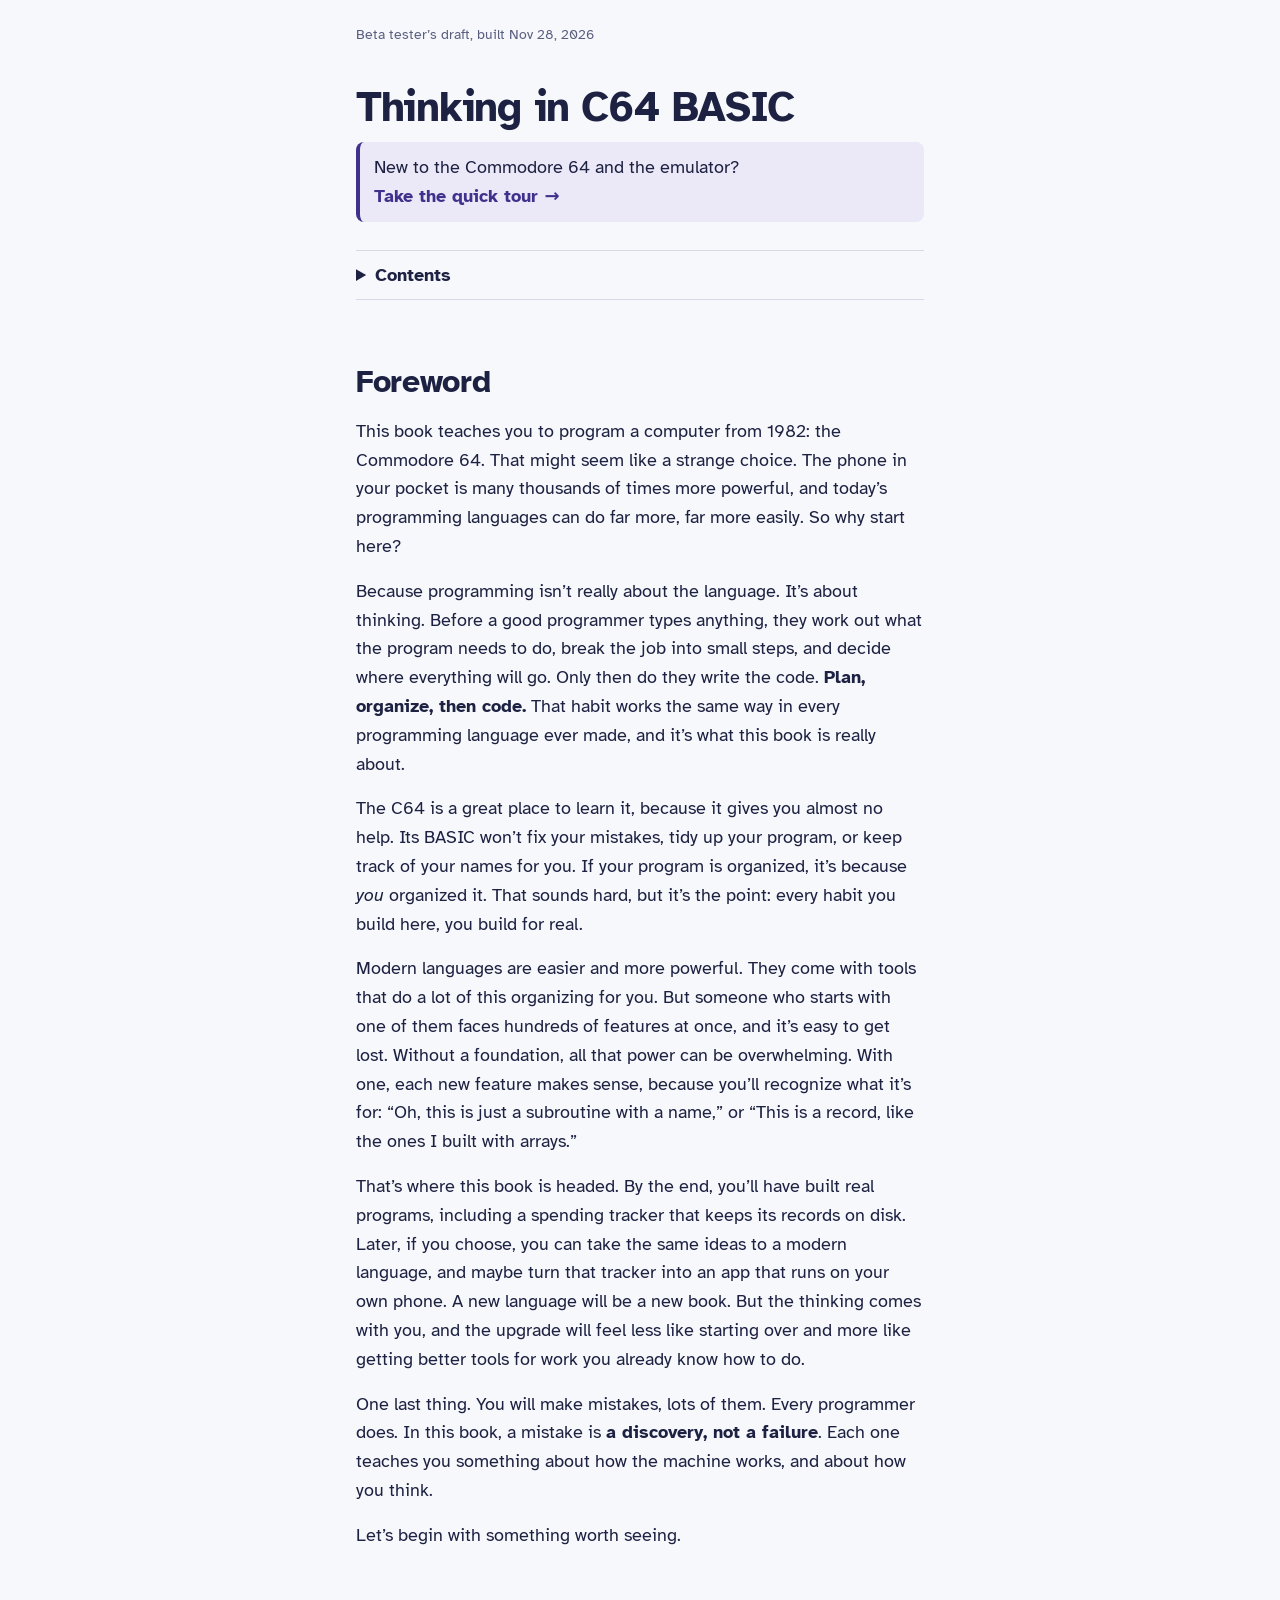
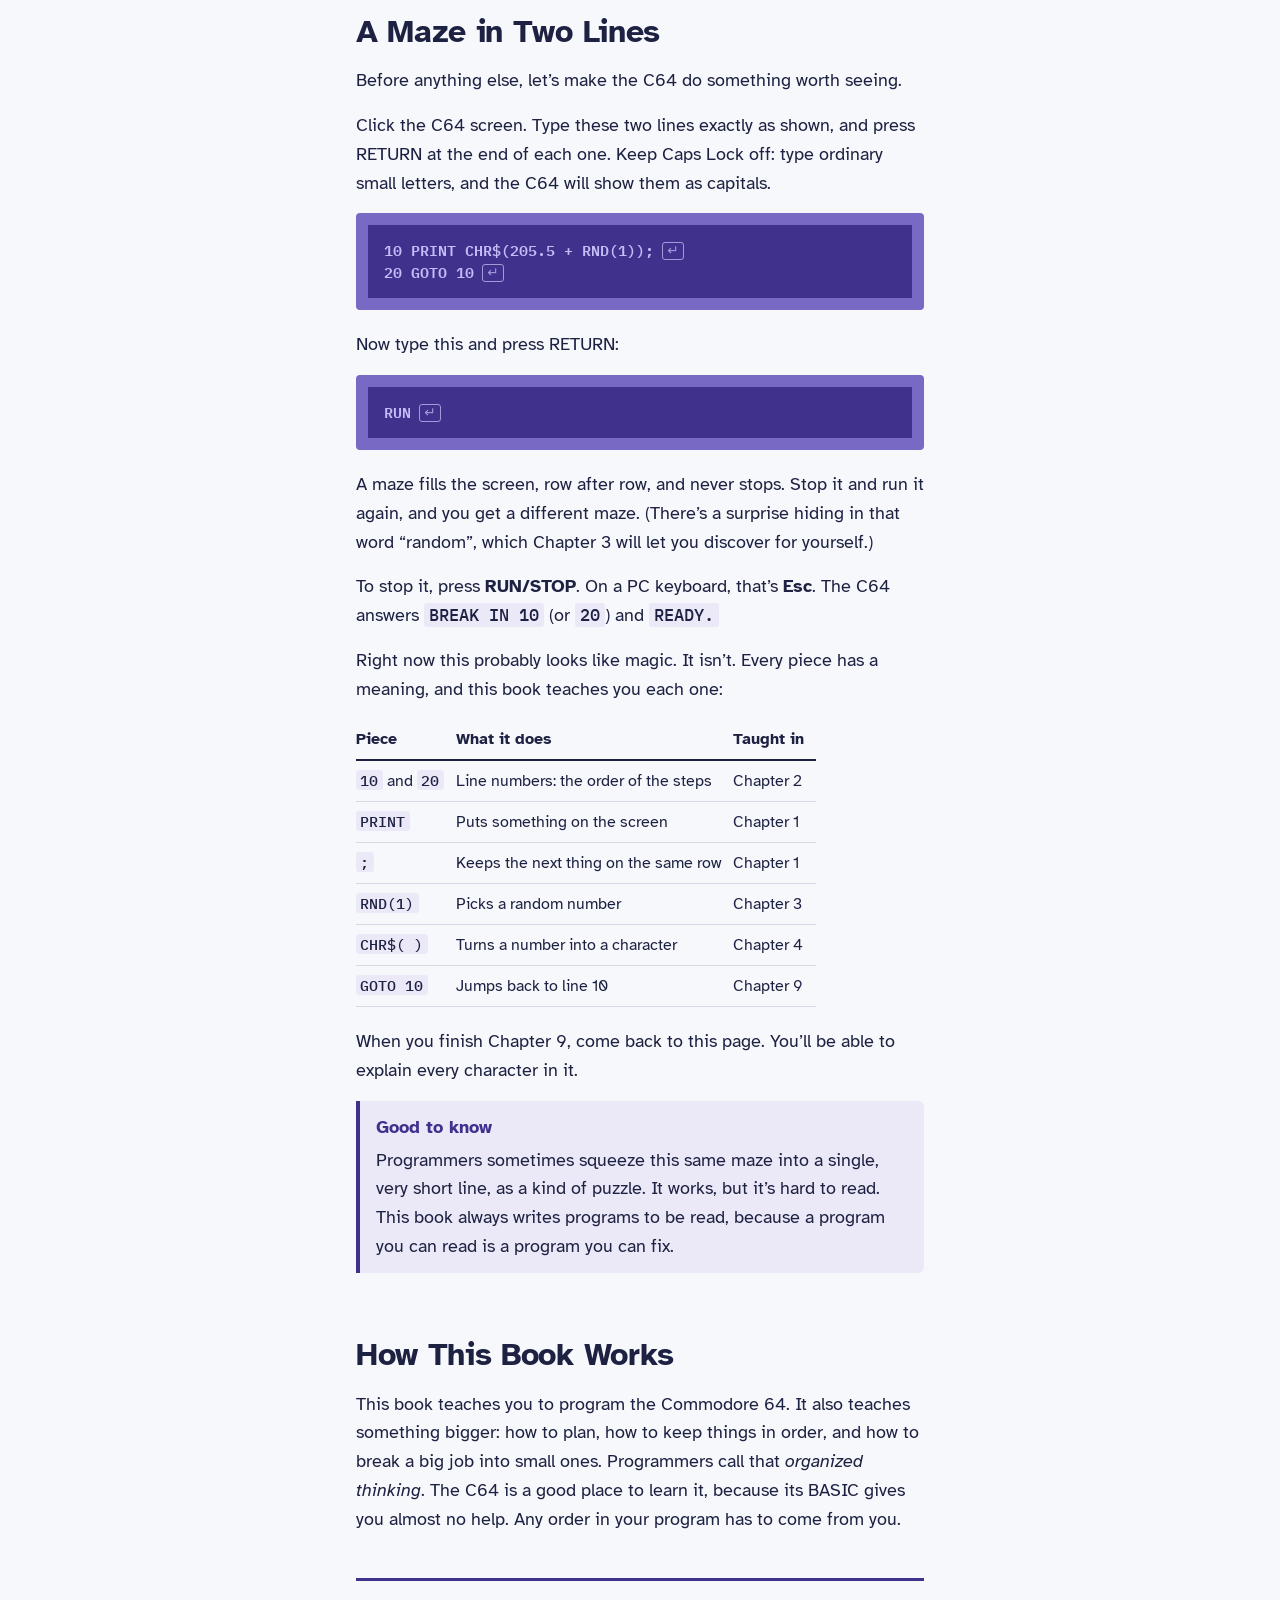
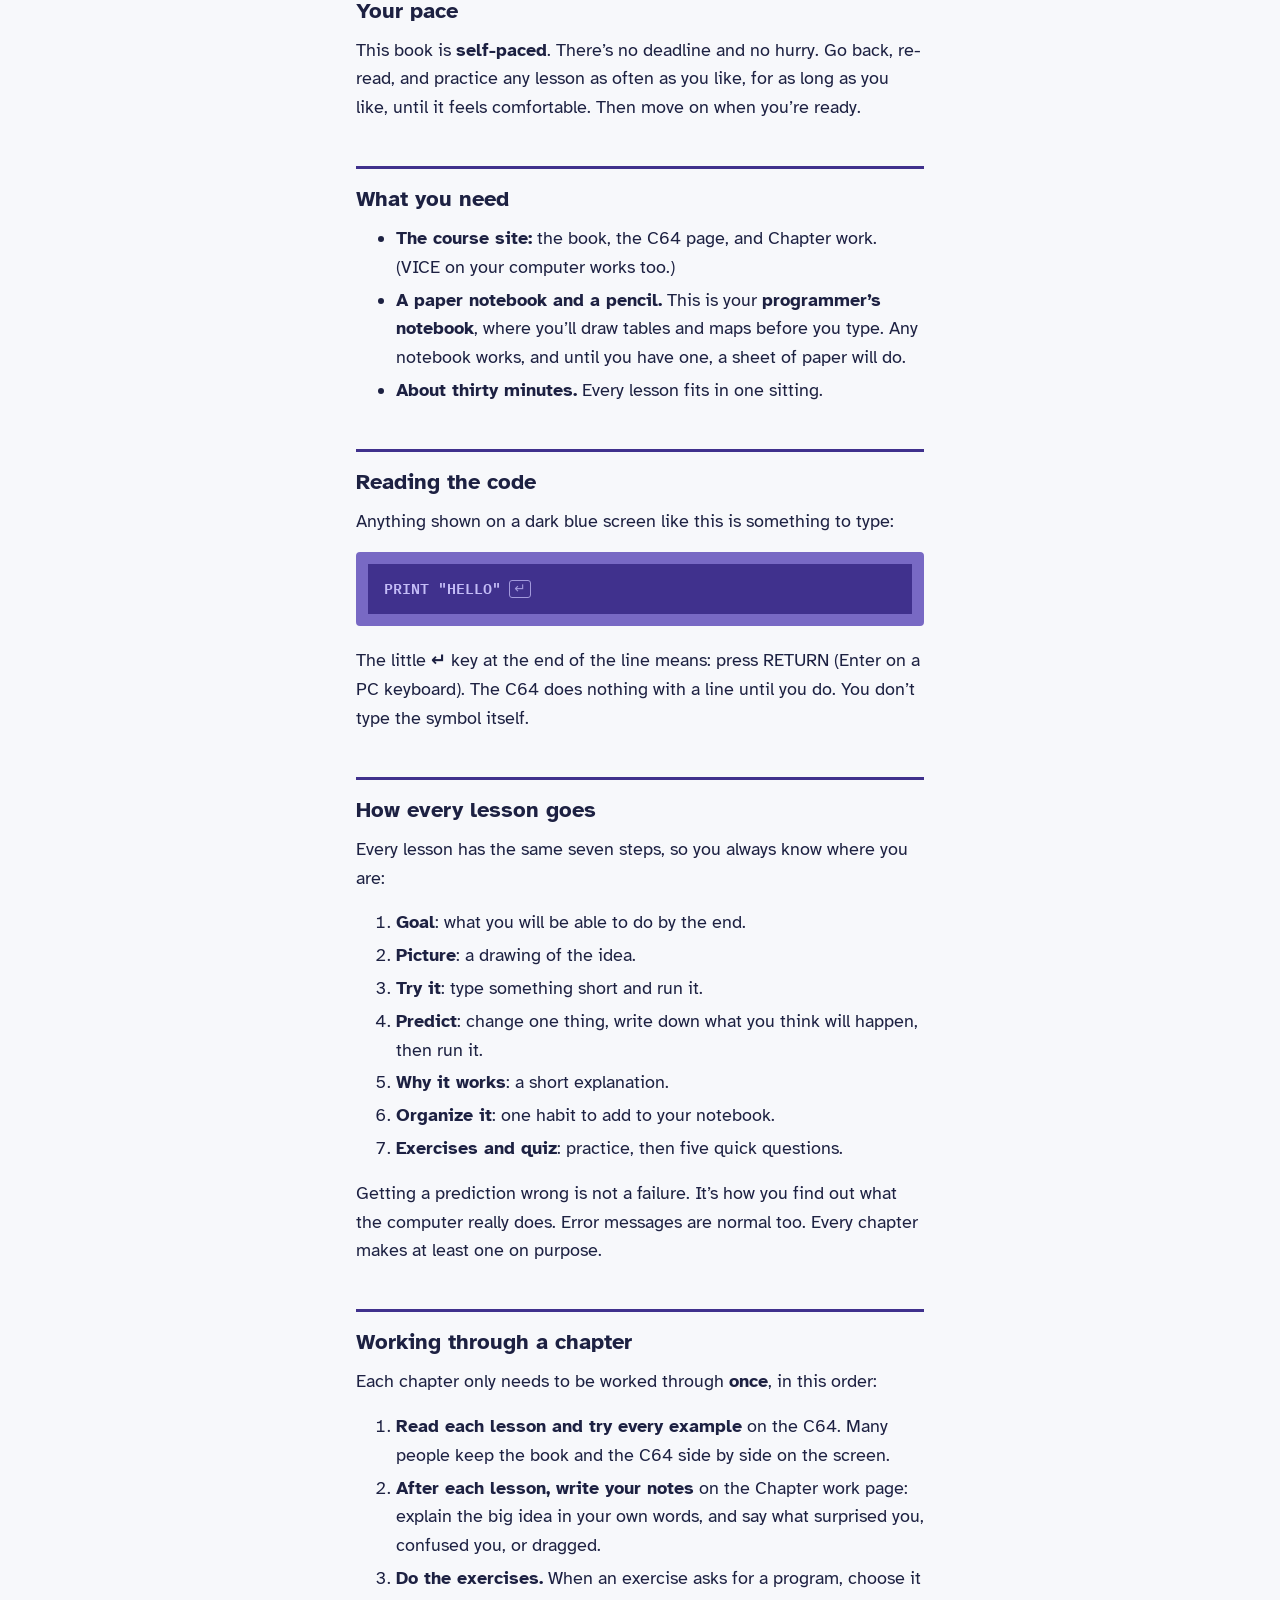
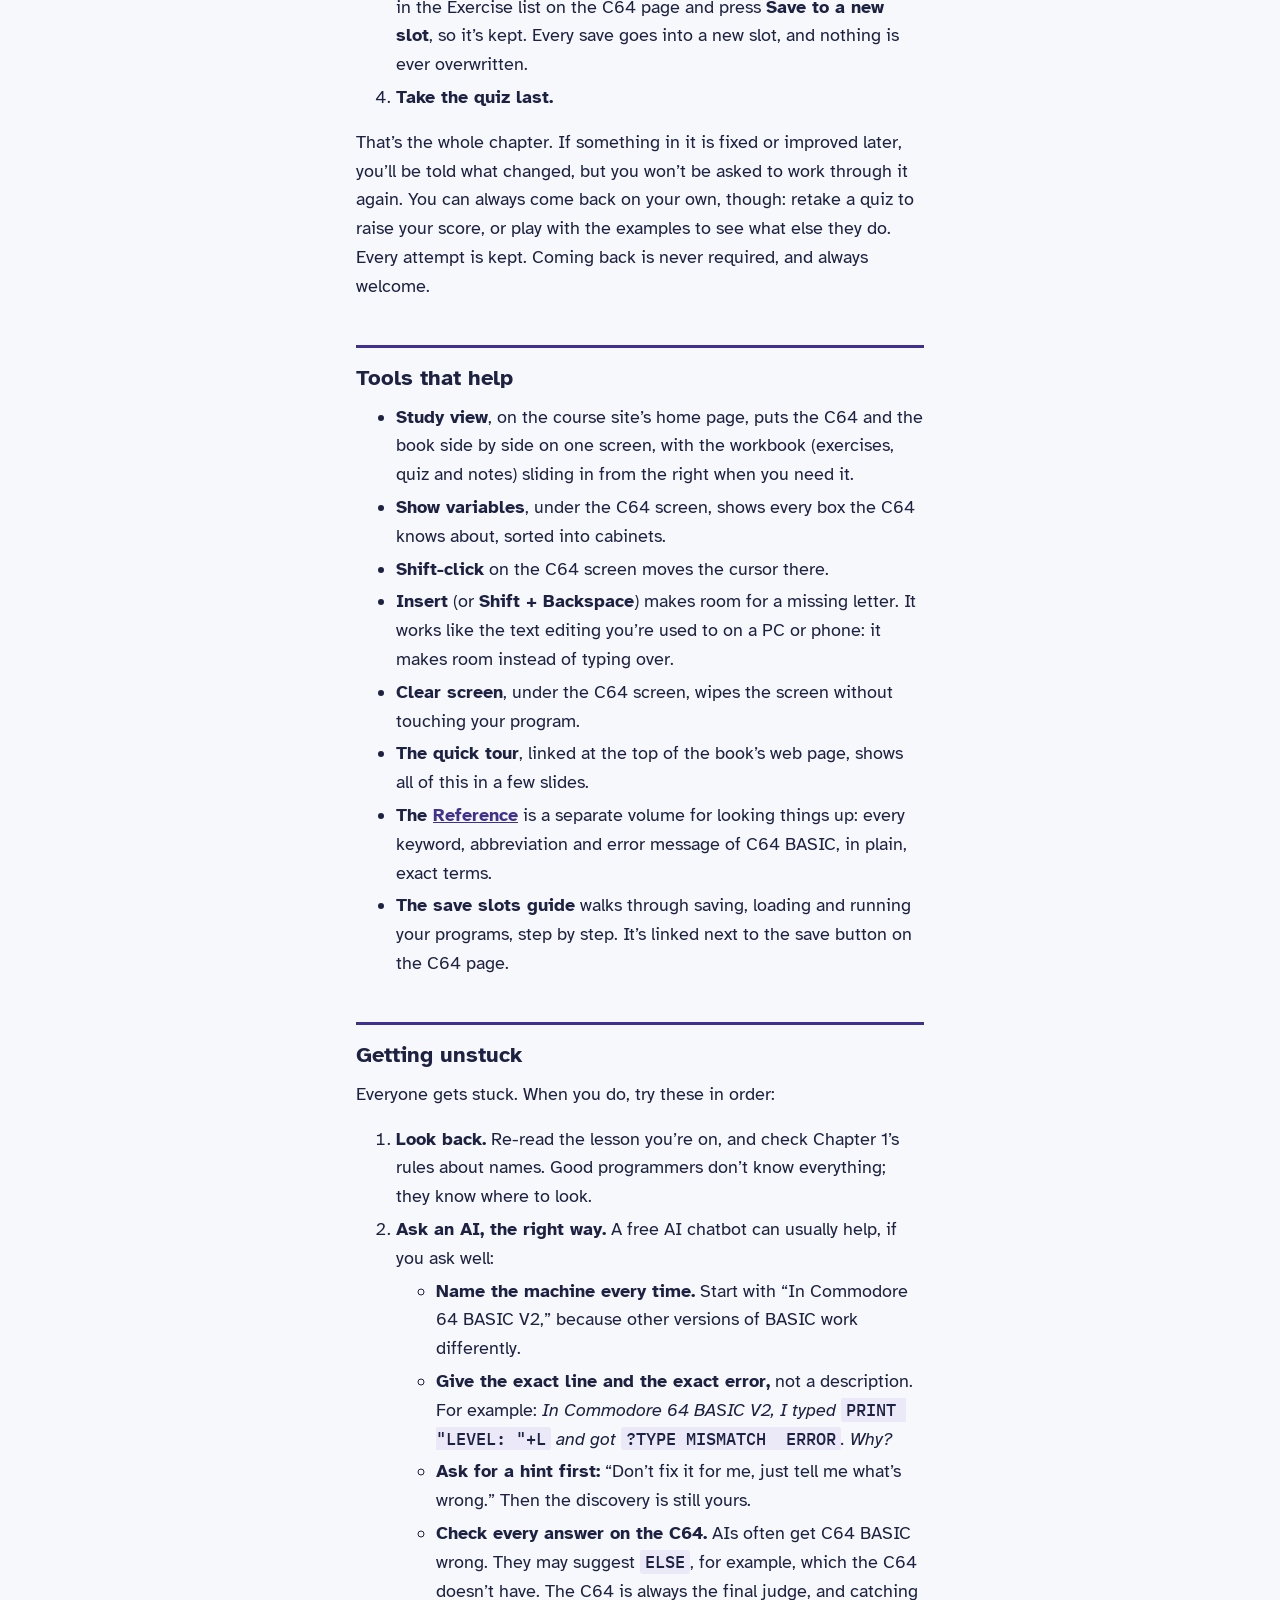
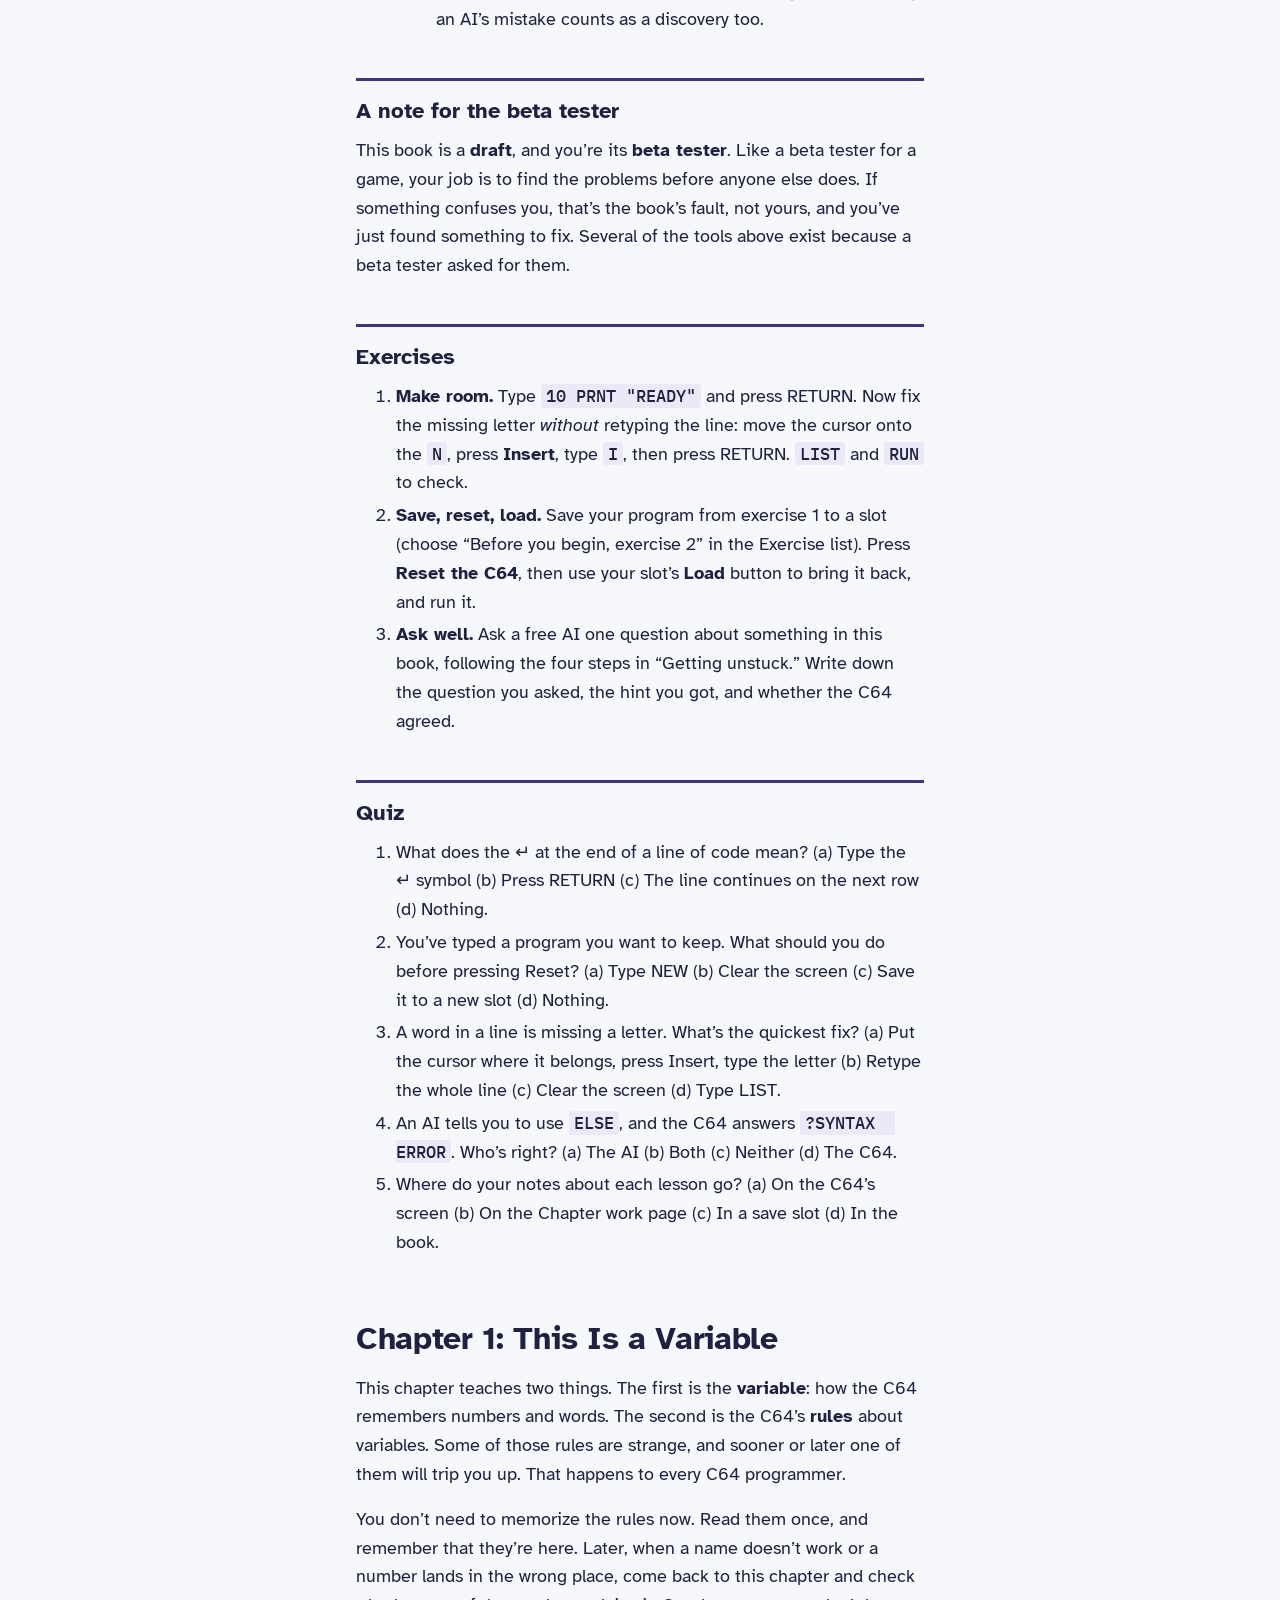
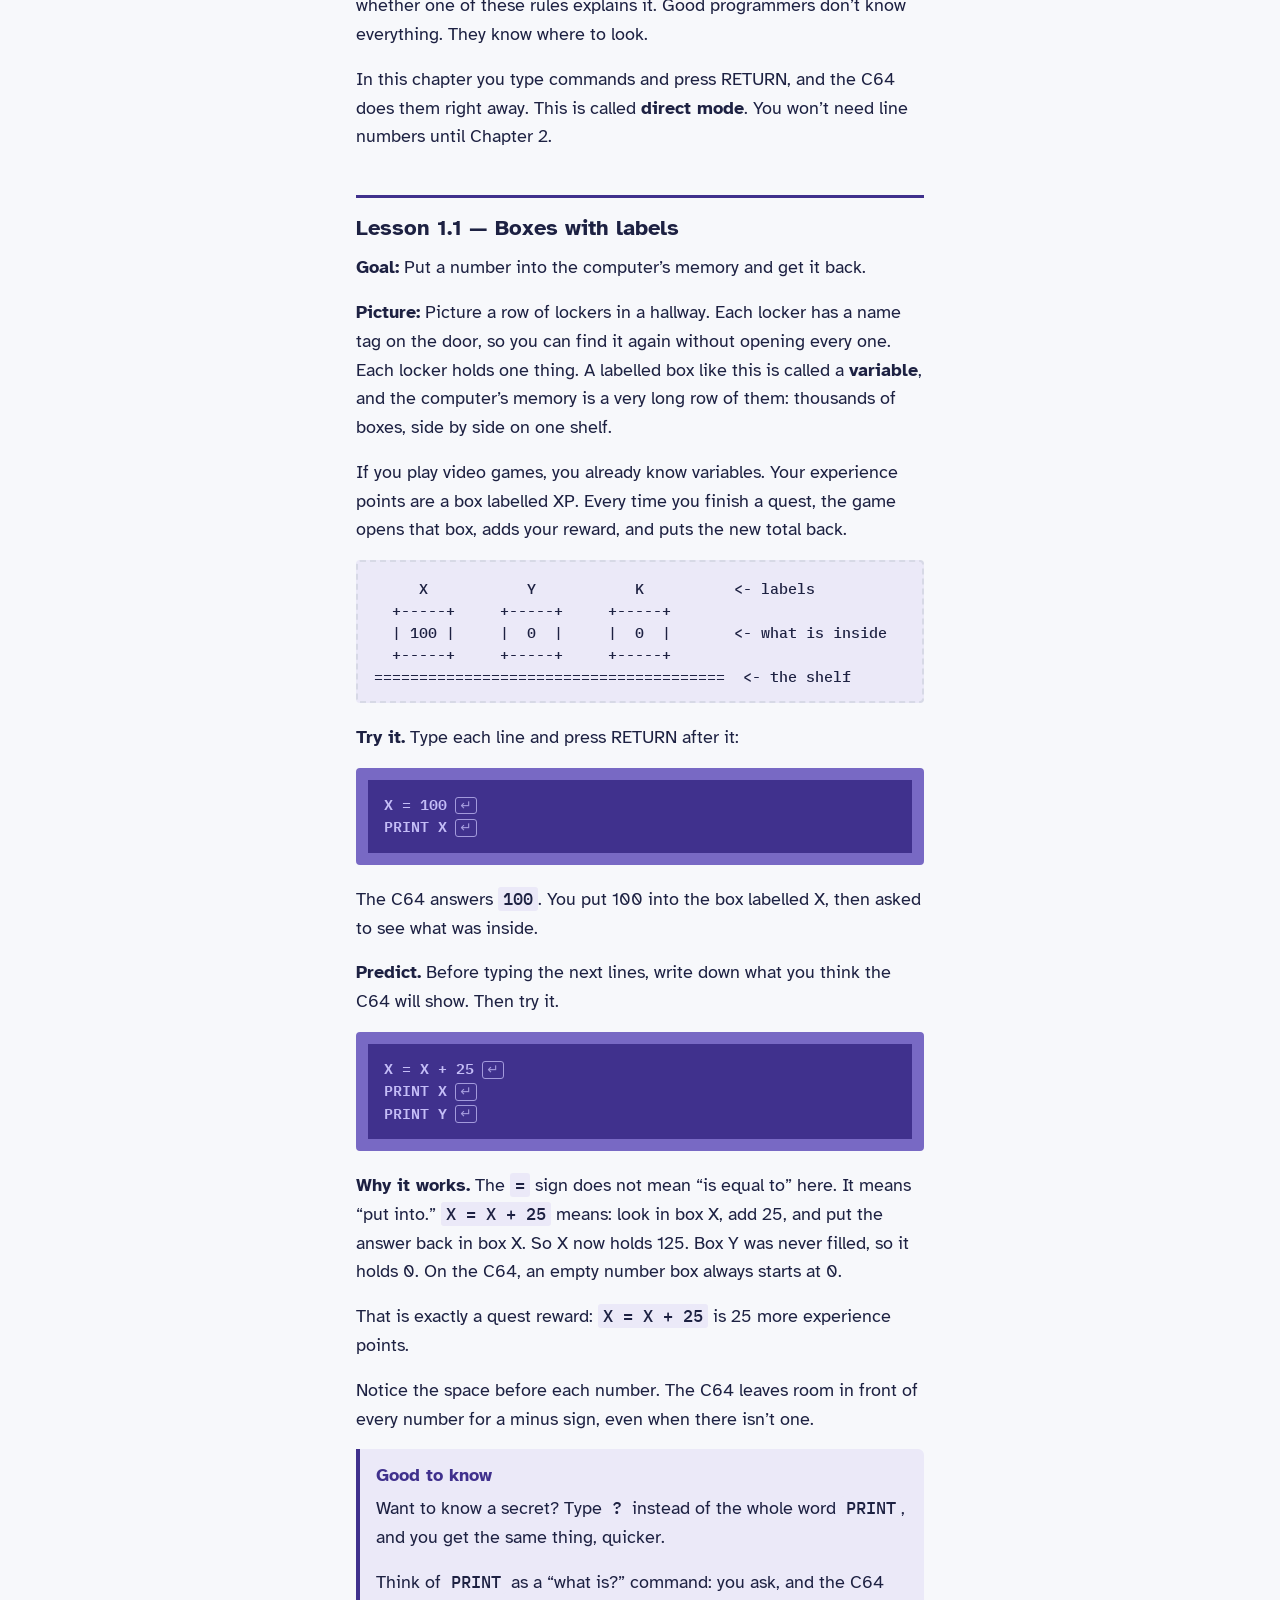
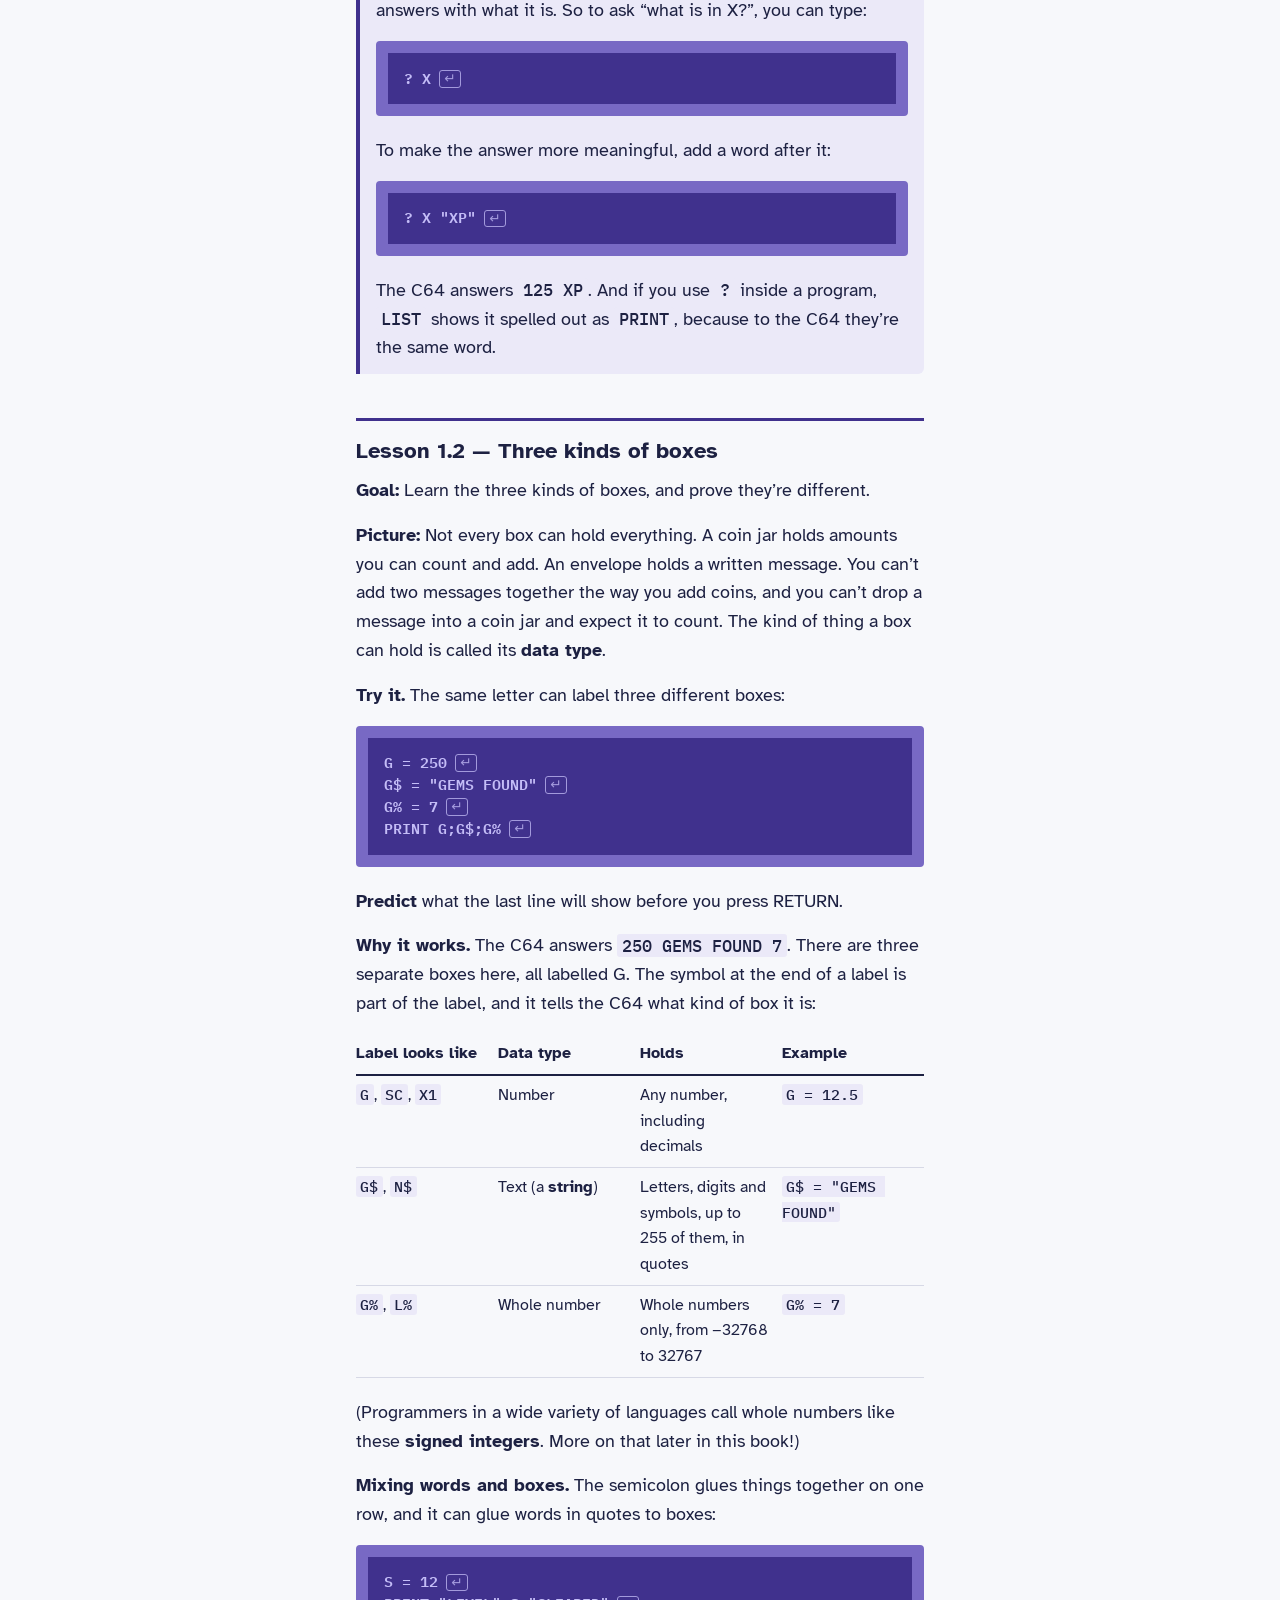
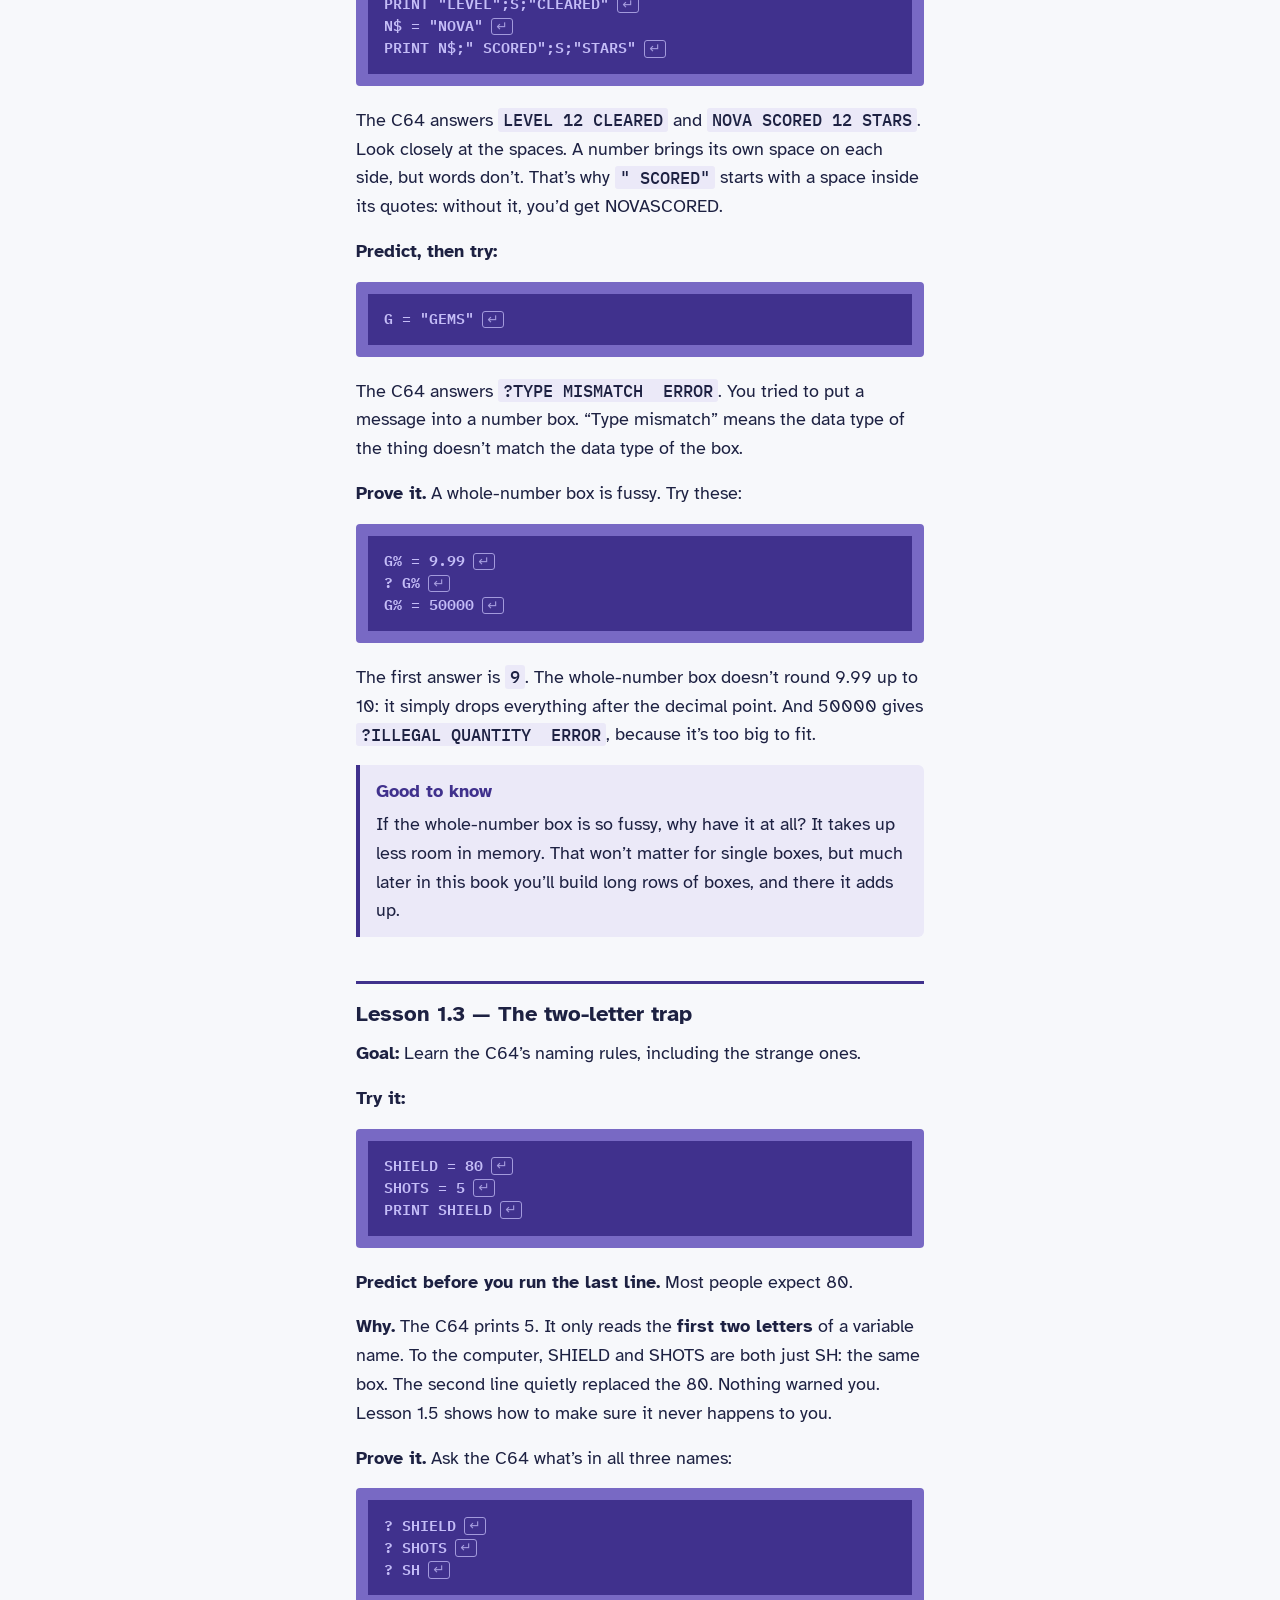
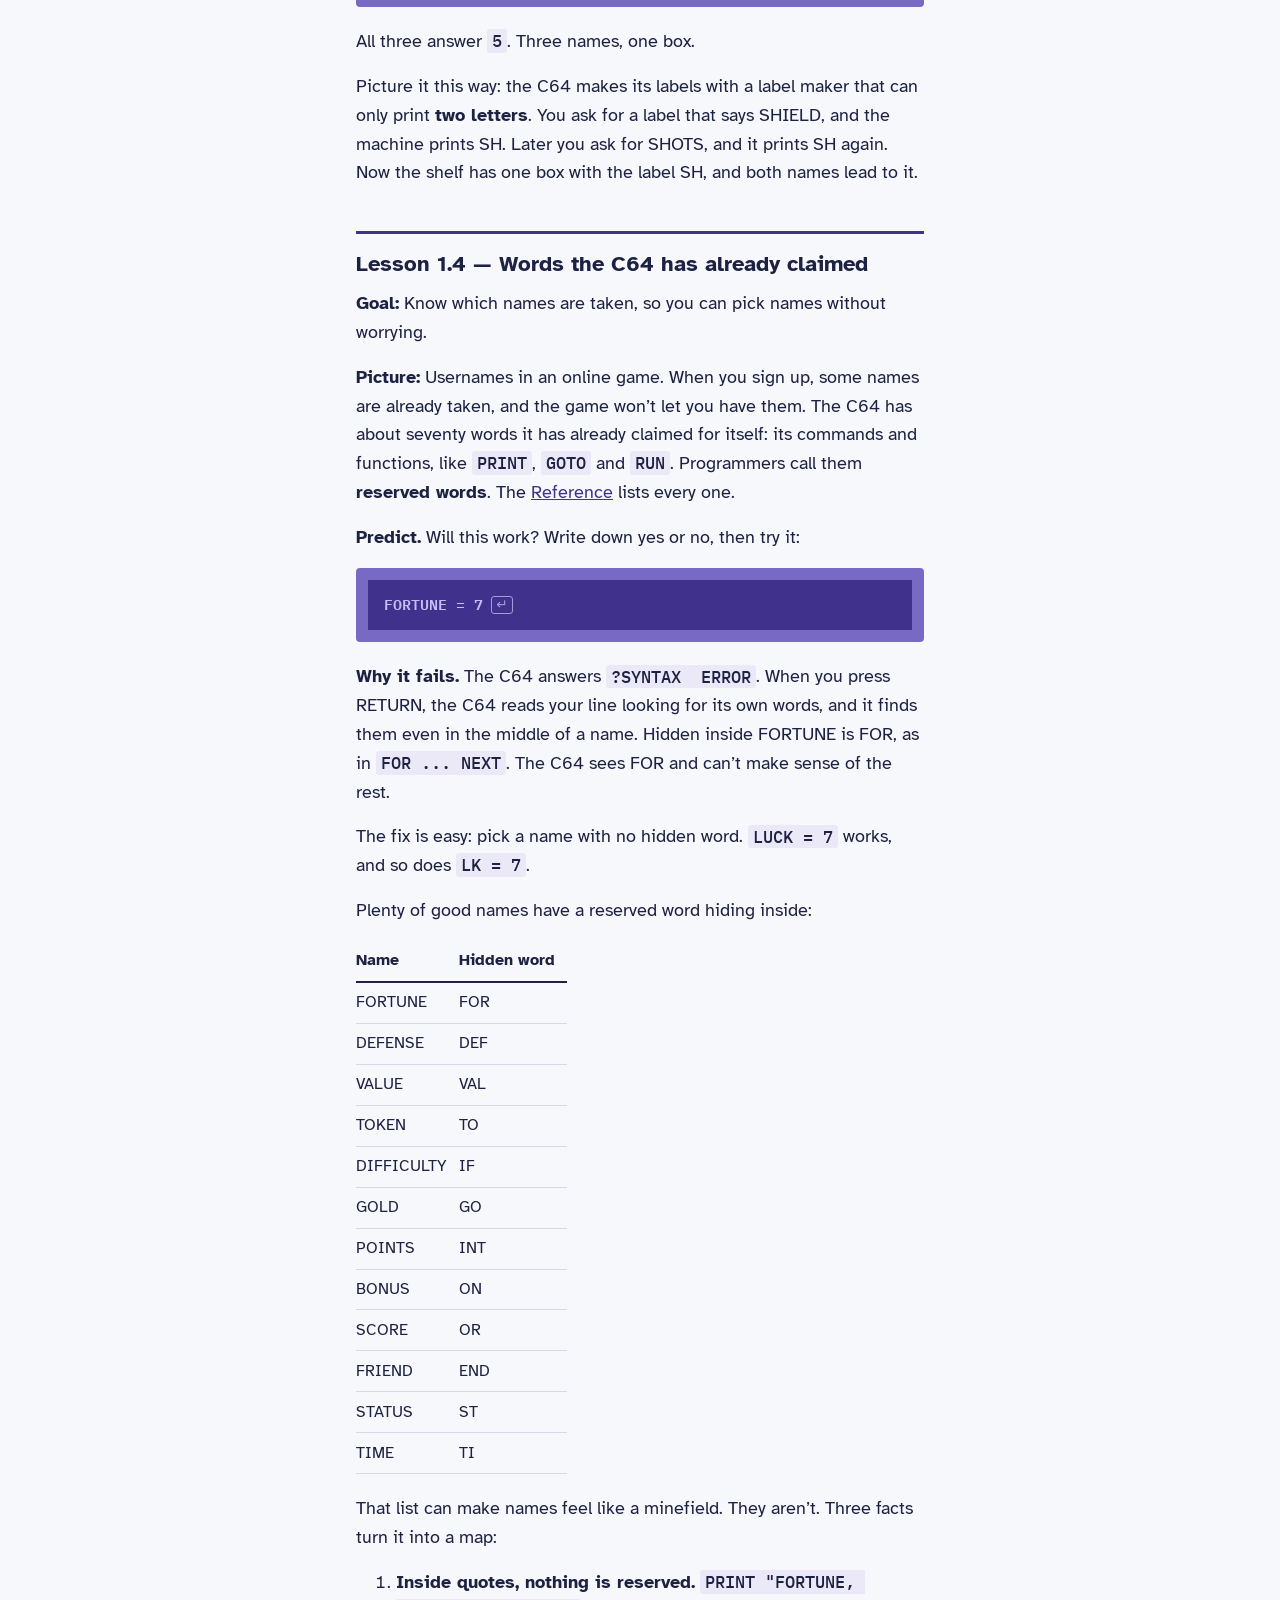
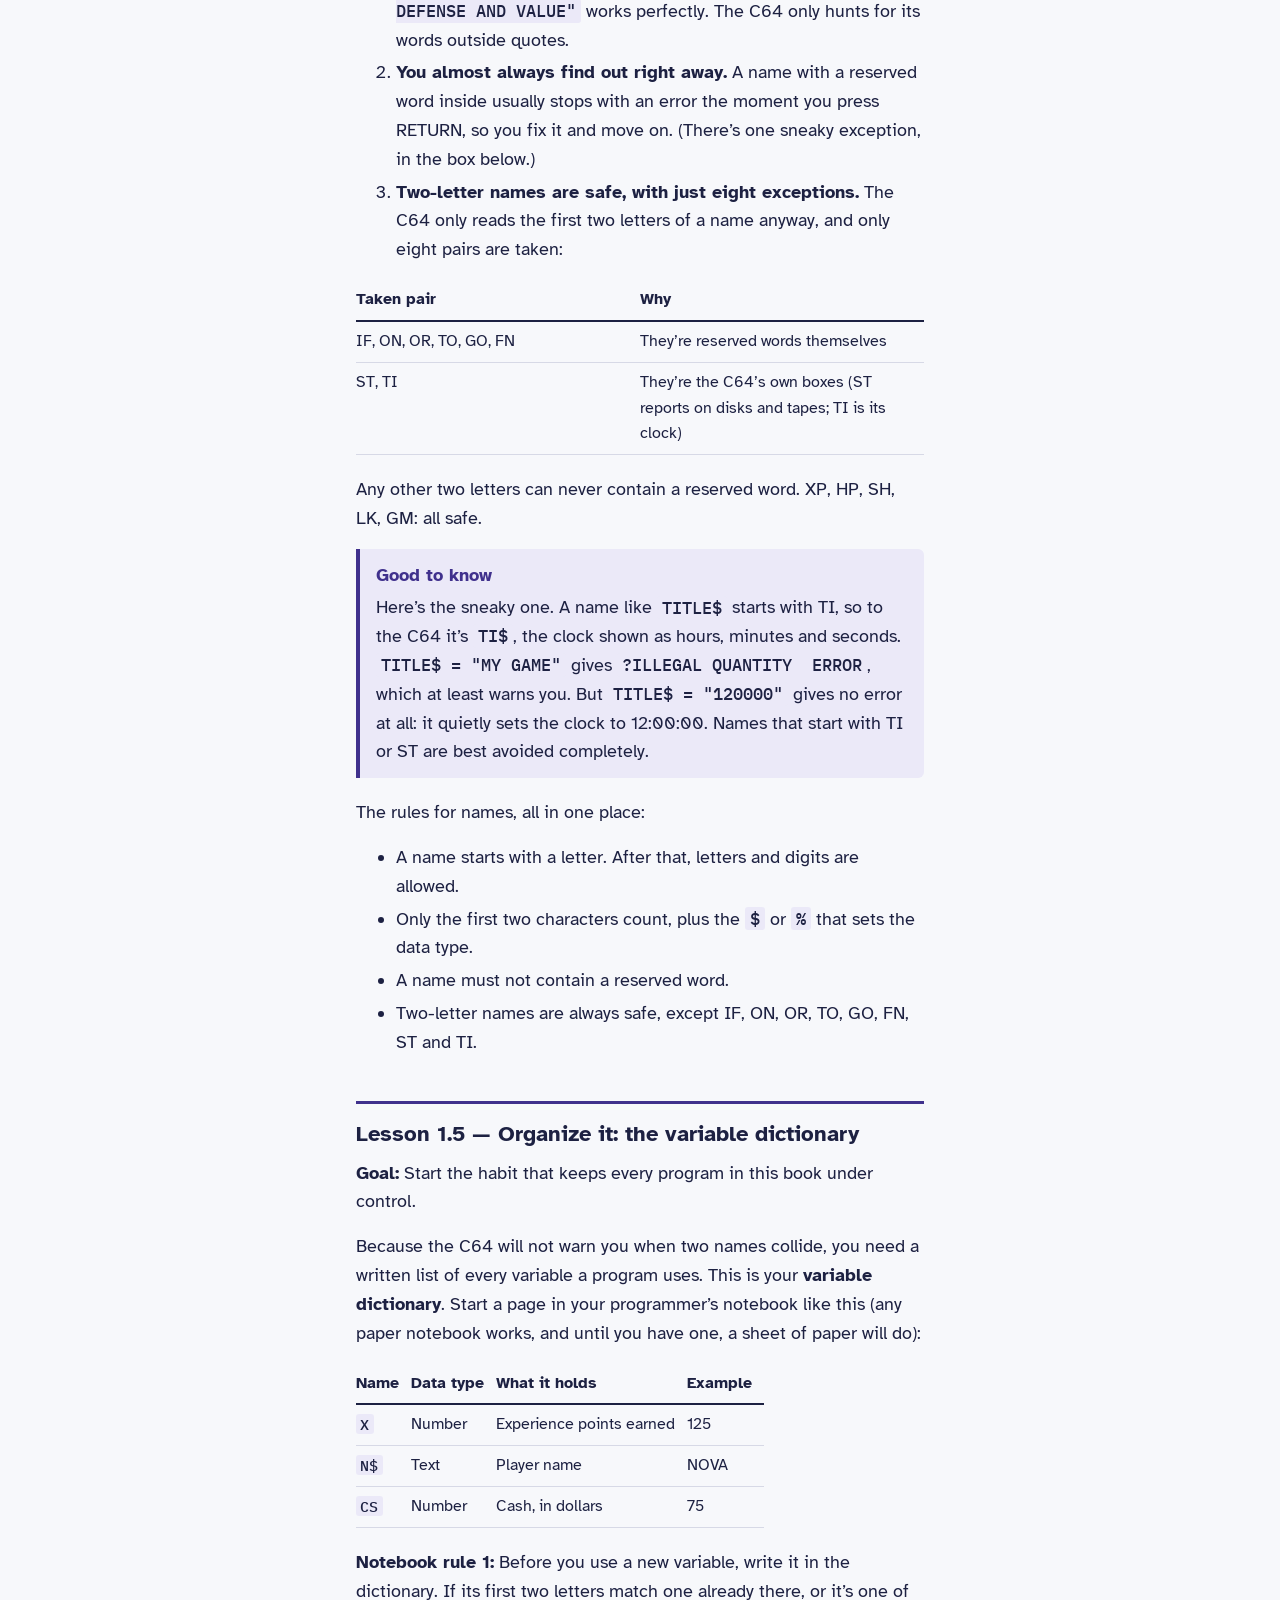
<file: docs/index.html>
<!DOCTYPE html>
<html lang="en">
<head>
<meta charset="utf-8">
<meta name="viewport" content="width=device-width, initial-scale=1, viewport-fit=cover">
<title>Thinking in C64 BASIC</title>
<link rel="preconnect" href="https://fonts.googleapis.com">
<link rel="preconnect" href="https://fonts.gstatic.com" crossorigin>
<link href="https://fonts.googleapis.com/css2?family=Atkinson+Hyperlegible:ital,wght@0,400;0,700;1,400&family=IBM+Plex+Mono:wght@500;600&display=swap" rel="stylesheet">
<style>
:root {
  color-scheme: light;
  --paper: #f7f8fb;
  --ink: #1d2142;
  --muted: #5a5f80;
  --rule: #d7d9e6;
  --accent: #40318d;        /* C64 blue */
  --tint: #ebe9f8;
  --screen: #40318d;        /* C64 screen blue */
  --screen-text: #c4bdf7;   /* brightened C64 light blue, for legibility */
  --screen-frame: #7869c4;  /* C64 light blue border */
  box-sizing: border-box;
  padding-top: env(safe-area-inset-top, 0px);
  padding-bottom: env(safe-area-inset-bottom, 0px);
}
@media (prefers-color-scheme: dark) {
  :root:not([data-theme="light"]) {
    color-scheme: dark;
    --paper: #17162a; --ink: #e6e4f6; --muted: #a9a6c9; --rule: #34325a;
    --accent: #a99ff0; --tint: #26244a;
  }
}
:root[data-theme="dark"] {
  color-scheme: dark;
  --paper: #17162a; --ink: #e6e4f6; --muted: #a9a6c9; --rule: #34325a;
  --accent: #a99ff0; --tint: #26244a;
}
*, *::before, *::after { box-sizing: inherit; }
html { scroll-padding-top: env(safe-area-inset-top, 0px); -webkit-text-size-adjust: 100%; }
body {
  margin: 0;
  background: var(--paper);
  color: var(--ink);
  font: 1.125rem/1.6 "Atkinson Hyperlegible", "Segoe UI", system-ui, sans-serif;
}
main { max-width: 38rem; margin: 0 auto; padding: 1.5rem 1.25rem 4rem; }

.edition { color: var(--muted); font-size: 0.875rem; margin: 0 0 2.5rem; }
.book-title { font-weight: 700; font-size: 2.6rem; line-height: 1.05; margin: 0 0 0.4rem; letter-spacing: -0.02em; }

.tour-link { margin: 0.75rem 0 1.75rem; }
.tour-link a { display: block; padding: 0.7rem 0.9rem; border-radius: 8px; background: var(--tint);
  color: var(--ink); text-decoration: none; border-left: 4px solid var(--accent); }
.tour-link span { color: var(--accent); font-weight: 700; white-space: nowrap; }
details.toc { border-top: 1px solid var(--rule); border-bottom: 1px solid var(--rule); padding: 0.6rem 0; margin-bottom: 3rem; }
details.toc summary { cursor: pointer; font-weight: 700; }
details.toc ul { padding-left: 1.1rem; margin: 0.5rem 0 0; }
details.toc li { margin: 0.2rem 0; }
details.toc ul ul { font-size: 0.95rem; }

h1 { font-size: 2rem; line-height: 1.15; margin: 4rem 0 1rem; letter-spacing: -0.01em; }
h2 { font-size: 1.35rem; line-height: 1.25; margin: 2.75rem 0 0.75rem; padding-top: 1rem; border-top: 3px solid var(--accent); }
p, ul, ol { margin: 0 0 1rem; }
li { margin: 0.25rem 0; }
a { color: var(--accent); }
a:focus-visible, summary:focus-visible { outline: 3px solid var(--accent); outline-offset: 2px; }
strong { font-weight: 700; }

/* Code typed into the C64 looks like the C64 screen */
pre {
  background: var(--screen);
  color: var(--screen-text);
  border: 0.75rem solid var(--screen-frame);
  border-radius: 4px;
  padding: 0.9rem 1rem;
  margin: 0 0 1.25rem;
  overflow-x: auto;
  font: 600 0.95rem/1.45 "IBM Plex Mono", Consolas, "Courier New", monospace;
}
/* A RETURN keycap after each line to type: press RETURN (Enter) at the end of every line */
pre code .ln::after { content: "\21B5"; display: inline-block; margin-left: 0.6em; padding: 0 0.3em;
  font: 400 0.9em/1.15 "Segoe UI Symbol", "DejaVu Sans", "Noto Sans Symbols", "Arial Unicode MS", sans-serif;
  border: 1px solid currentColor; border-radius: 3px; opacity: 0.75; vertical-align: 0.05em; }
/* Diagrams are pictures, not something to type */
/* Code must never be reshaped: no ligatures (an IJ ligature once made "GHIJKL" read as "GHUKL"). */
pre, code { font-variant-ligatures: none; font-feature-settings: "liga" 0, "calt" 0, "dlig" 0; }
/* Reference blocks that are read, not typed: syntax, variables used, and the C64's output */
pre.syntax, pre.vars { background: var(--tint); color: var(--ink); border: 1.5px solid var(--rule); font-weight: 500; }
pre.vars { border-style: dashed; }
pre.output { border-color: var(--screen); border-width: 0.4rem; position: relative; padding-top: 1.6rem; }
pre.output::before { content: "Output"; position: absolute; top: 0.35rem; left: 0.9rem; font: 700 0.7rem "Atkinson Hyperlegible", sans-serif;
  letter-spacing: 0.06em; text-transform: uppercase; opacity: 0.7; }
pre.diagram { background: var(--tint); color: var(--ink); border: 2px dashed var(--rule); font-weight: 500; }
pre code { font: inherit; background: none; padding: 0; color: inherit; white-space: pre; }  /* never wrap a line of code: it would look like two lines */
code { white-space: pre-wrap; font: 500 0.92em "IBM Plex Mono", Consolas, monospace; background: var(--tint); padding: 0.05em 0.3em; border-radius: 3px; }

/* "Good to know" boxes: optional clarifying details, safe to skip on a first read */
/* Chapters still in testing: amber, so it's obvious they may change */
:root { --testing: #b45309; --testing-tint: #fff4e0; }
@media (prefers-color-scheme: dark) { :root { --testing: #f0b35a; --testing-tint: #2e2414; } }
div.testing { border-left: 5px solid var(--testing); padding-left: 1.25rem; }
div.testing-banner { background: var(--testing-tint); border: 1.5px solid var(--testing); border-radius: 8px;
  padding: 0.75rem 1rem; margin: 0 0 1.5rem; }
div.testing-banner::before { content: "In testing"; display: block; font-weight: 700; color: var(--testing); margin-bottom: 0.25rem; }
div.testing-banner > :last-child { margin-bottom: 0; }
.badge { display: inline-block; font-size: 0.5em; font-weight: 700; vertical-align: middle; letter-spacing: 0.02em;
  padding: 0.15em 0.6em; border-radius: 999px; background: var(--testing); color: #fff; }
@media (prefers-color-scheme: dark) { .badge { color: #2e2414; } }
div.good-to-know { border-left: 4px solid var(--accent); background: var(--tint);
  padding: 0.75rem 1rem; margin: 0 0 1.25rem; border-radius: 0 6px 6px 0; }
div.good-to-know::before { content: "Good to know"; display: block; font-weight: 700;
  color: var(--accent); margin-bottom: 0.25rem; }
div.good-to-know > :last-child { margin-bottom: 0; }
table { display: block; overflow-x: auto; border-collapse: collapse; margin: 0 0 1.25rem; font-size: 1rem; max-width: 100%; }
th, td { text-align: left; vertical-align: top; padding: 0.45rem 0.75rem 0.45rem 0; border-bottom: 1px solid var(--rule); }
th { border-bottom: 2px solid var(--ink); }

@media print {
  :root { --paper: #fff; --ink: #000; --muted: #444; --rule: #bbb; --accent: #40318d; --tint: #eee; }
  details.toc, .tour-link { display: none; }
  h1 { break-before: page; margin-top: 0; }
  pre, table { break-inside: avoid; }
  pre { font-size: 0.78rem; }   /* the page can't scroll, so make long lines fit */
}
@page { size: letter; margin: 2cm 2cm 2.2cm; }
</style>
</head>
<body>
<main>
<p class="edition">Beta tester’s draft, built Nov 28, 2026</p>
<p class="book-title">Thinking in C64 BASIC</p>
<p class="tour-link"><a href="tour/">New to the Commodore 64 and the emulator? <span>Take the quick tour →</span></a></p>
<details class="toc">
<summary>Contents</summary>
<ul>
<li><a href="#foreword" id="toc-foreword">Foreword</a></li>
<li><a href="#a-maze-in-two-lines" id="toc-a-maze-in-two-lines">A Maze
in Two Lines</a></li>
<li><a href="#how-this-book-works" id="toc-how-this-book-works">How This
Book Works</a>
<ul>
<li><a href="#your-pace" id="toc-your-pace">Your pace</a></li>
<li><a href="#what-you-need" id="toc-what-you-need">What you
need</a></li>
<li><a href="#reading-the-code" id="toc-reading-the-code">Reading the
code</a></li>
<li><a href="#how-every-lesson-goes" id="toc-how-every-lesson-goes">How
every lesson goes</a></li>
<li><a href="#working-through-a-chapter"
id="toc-working-through-a-chapter">Working through a chapter</a></li>
<li><a href="#tools-that-help" id="toc-tools-that-help">Tools that
help</a></li>
<li><a href="#getting-unstuck" id="toc-getting-unstuck">Getting
unstuck</a></li>
<li><a href="#a-note-for-the-beta-tester"
id="toc-a-note-for-the-beta-tester">A note for the beta tester</a></li>
<li><a href="#exercises" id="toc-exercises">Exercises</a></li>
<li><a href="#quiz" id="toc-quiz">Quiz</a></li>
</ul></li>
<li><a href="#chapter-1-this-is-a-variable"
id="toc-chapter-1-this-is-a-variable">Chapter 1: This Is a Variable</a>
<ul>
<li><a href="#lesson-1.1-boxes-with-labels"
id="toc-lesson-1.1-boxes-with-labels">Lesson 1.1 — Boxes with
labels</a></li>
<li><a href="#lesson-1.2-three-kinds-of-boxes"
id="toc-lesson-1.2-three-kinds-of-boxes">Lesson 1.2 — Three kinds of
boxes</a></li>
<li><a href="#lesson-1.3-the-two-letter-trap"
id="toc-lesson-1.3-the-two-letter-trap">Lesson 1.3 — The two-letter
trap</a></li>
<li><a href="#lesson-1.4-words-the-c64-has-already-claimed"
id="toc-lesson-1.4-words-the-c64-has-already-claimed">Lesson 1.4 — Words
the C64 has already claimed</a></li>
<li><a href="#lesson-1.5-organize-it-the-variable-dictionary"
id="toc-lesson-1.5-organize-it-the-variable-dictionary">Lesson 1.5 —
Organize it: the variable dictionary</a></li>
<li><a href="#exercises-1" id="toc-exercises-1">Exercises</a></li>
<li><a href="#quiz-1" id="toc-quiz-1">Quiz</a></li>
</ul></li>
<li><a href="#chapter-2-talking-to-the-computer"
id="toc-chapter-2-talking-to-the-computer">Chapter 2: Talking to the
Computer</a>
<ul>
<li><a href="#lesson-2.1-now-or-later"
id="toc-lesson-2.1-now-or-later">Lesson 2.1 — Now or later</a></li>
<li><a href="#lesson-2.2-lines-know-their-places"
id="toc-lesson-2.2-lines-know-their-places">Lesson 2.2 — Lines know
their places</a></li>
<li><a href="#lesson-2.3-changing-your-mind"
id="toc-lesson-2.3-changing-your-mind">Lesson 2.3 — Changing your
mind</a></li>
<li><a href="#lesson-2.4-fixing-a-line-on-the-screen"
id="toc-lesson-2.4-fixing-a-line-on-the-screen">Lesson 2.4 — Fixing a
line on the screen</a></li>
<li><a href="#lesson-2.5-organize-it-plan-then-number"
id="toc-lesson-2.5-organize-it-plan-then-number">Lesson 2.5 — Organize
it: plan, then number</a></li>
<li><a href="#exercises-2" id="toc-exercises-2">Exercises</a></li>
<li><a href="#quiz-2" id="toc-quiz-2">Quiz</a></li>
</ul></li>
<li><a href="#chapter-3-working-things-out"
id="toc-chapter-3-working-things-out">Chapter 3: Working Things Out</a>
<ul>
<li><a href="#lesson-3.1-the-c64-as-a-calculator"
id="toc-lesson-3.1-the-c64-as-a-calculator">Lesson 3.1 — The C64 as a
calculator</a></li>
<li><a href="#lesson-3.2-which-part-goes-first"
id="toc-lesson-3.2-which-part-goes-first">Lesson 3.2 — Which part goes
first</a></li>
<li><a href="#lesson-3.3-keeping-the-whole-part"
id="toc-lesson-3.3-keeping-the-whole-part">Lesson 3.3 — Keeping the
whole part</a></li>
<li><a href="#lesson-3.4-rolling-dice"
id="toc-lesson-3.4-rolling-dice">Lesson 3.4 — Rolling dice</a></li>
<li><a href="#lesson-3.5-the-secret-of-random"
id="toc-lesson-3.5-the-secret-of-random">Lesson 3.5 — The secret of
random</a></li>
<li><a href="#exercises-3" id="toc-exercises-3">Exercises</a></li>
<li><a href="#quiz-3" id="toc-quiz-3">Quiz</a></li>
</ul></li>
<li><a href="#chapter-4-words-as-data"
id="toc-chapter-4-words-as-data">Chapter 4: Words as Data <span
class="badge">In testing</span></a>
<ul>
<li><a href="#lesson-4.0-commands-and-functions"
id="toc-lesson-4.0-commands-and-functions">Lesson 4.0 — Commands and
functions</a></li>
<li><a href="#lesson-4.1-joining-words"
id="toc-lesson-4.1-joining-words">Lesson 4.1 — Joining words</a></li>
<li><a href="#lesson-4.2-how-long-is-a-word"
id="toc-lesson-4.2-how-long-is-a-word">Lesson 4.2 — How long is a
word?</a></li>
<li><a href="#lesson-4.3-taking-pieces"
id="toc-lesson-4.3-taking-pieces">Lesson 4.3 — Taking pieces</a></li>
<li><a href="#lesson-4.4-numbers-and-words"
id="toc-lesson-4.4-numbers-and-words">Lesson 4.4 — Numbers and
words</a></li>
<li><a href="#lesson-4.5-fusion-names"
id="toc-lesson-4.5-fusion-names">Lesson 4.5 — Fusion names</a></li>
<li><a href="#exercises-4" id="toc-exercises-4">Exercises</a></li>
<li><a href="#quiz-4" id="toc-quiz-4">Quiz</a></li>
</ul></li>
<li><a href="#appendices-in-progress"
id="toc-appendices-in-progress">Appendices (in progress)</a></li>
</ul>
</details>
<!-- status: final -->
<h1 id="foreword">Foreword</h1>
<p>This book teaches you to program a computer from 1982: the Commodore
64. That might seem like a strange choice. The phone in your pocket is
many thousands of times more powerful, and today’s programming languages
can do far more, far more easily. So why start here?</p>
<p>Because programming isn’t really about the language. It’s about
thinking. Before a good programmer types anything, they work out what
the program needs to do, break the job into small steps, and decide
where everything will go. Only then do they write the code.
<strong>Plan, organize, then code.</strong> That habit works the same
way in every programming language ever made, and it’s what this book is
really about.</p>
<p>The C64 is a great place to learn it, because it gives you almost no
help. Its BASIC won’t fix your mistakes, tidy up your program, or keep
track of your names for you. If your program is organized, it’s because
<em>you</em> organized it. That sounds hard, but it’s the point: every
habit you build here, you build for real.</p>
<p>Modern languages are easier and more powerful. They come with tools
that do a lot of this organizing for you. But someone who starts with
one of them faces hundreds of features at once, and it’s easy to get
lost. Without a foundation, all that power can be overwhelming. With
one, each new feature makes sense, because you’ll recognize what it’s
for: “Oh, this is just a subroutine with a name,” or “This is a record,
like the ones I built with arrays.”</p>
<p>That’s where this book is headed. By the end, you’ll have built real
programs, including a spending tracker that keeps its records on disk.
Later, if you choose, you can take the same ideas to a modern language,
and maybe turn that tracker into an app that runs on your own phone. A
new language will be a new book. But the thinking comes with you, and
the upgrade will feel less like starting over and more like getting
better tools for work you already know how to do.</p>
<p>One last thing. You will make mistakes, lots of them. Every
programmer does. In this book, a mistake is <strong>a discovery, not a
failure</strong>. Each one teaches you something about how the machine
works, and about how you think.</p>
<p>Let’s begin with something worth seeing.</p>
<!-- status: final -->
<h1 id="a-maze-in-two-lines">A Maze in Two Lines</h1>
<p>Before anything else, let’s make the C64 do something worth
seeing.</p>
<p>Click the C64 screen. Type these two lines exactly as shown, and
press RETURN at the end of each one. Keep Caps Lock off: type ordinary
small letters, and the C64 will show them as capitals.</p>
<pre><code><span class="ln">10 PRINT CHR$(205.5 + RND(1));</span>
<span class="ln">20 GOTO 10</span></code></pre>
<p>Now type this and press RETURN:</p>
<pre><code><span class="ln">RUN</span></code></pre>
<p>A maze fills the screen, row after row, and never stops. Stop it and
run it again, and you get a different maze. (There’s a surprise hiding
in that word “random”, which Chapter 3 will let you discover for
yourself.)</p>
<p>To stop it, press <strong>RUN/STOP</strong>. On a PC keyboard, that’s
<strong>Esc</strong>. The C64 answers <code>BREAK IN 10</code> (or
<code>20</code>) and <code>READY.</code></p>
<p>Right now this probably looks like magic. It isn’t. Every piece has a
meaning, and this book teaches you each one:</p>
<table>
<thead>
<tr>
<th>Piece</th>
<th>What it does</th>
<th>Taught in</th>
</tr>
</thead>
<tbody>
<tr>
<td><code>10</code> and <code>20</code></td>
<td>Line numbers: the order of the steps</td>
<td>Chapter 2</td>
</tr>
<tr>
<td><code>PRINT</code></td>
<td>Puts something on the screen</td>
<td>Chapter 1</td>
</tr>
<tr>
<td><code>;</code></td>
<td>Keeps the next thing on the same row</td>
<td>Chapter 1</td>
</tr>
<tr>
<td><code>RND(1)</code></td>
<td>Picks a random number</td>
<td>Chapter 3</td>
</tr>
<tr>
<td><code>CHR$( )</code></td>
<td>Turns a number into a character</td>
<td>Chapter 4</td>
</tr>
<tr>
<td><code>GOTO 10</code></td>
<td>Jumps back to line 10</td>
<td>Chapter 9</td>
</tr>
</tbody>
</table>
<p>When you finish Chapter 9, come back to this page. You’ll be able to
explain every character in it.</p>
<div class="good-to-know">
<p>Programmers sometimes squeeze this same maze into a single, very
short line, as a kind of puzzle. It works, but it’s hard to read. This
book always writes programs to be read, because a program you can read
is a program you can fix.</p>
</div>
<!-- status: final -->
<h1 id="how-this-book-works">How This Book Works</h1>
<p>This book teaches you to program the Commodore 64. It also teaches
something bigger: how to plan, how to keep things in order, and how to
break a big job into small ones. Programmers call that <em>organized
thinking</em>. The C64 is a good place to learn it, because its BASIC
gives you almost no help. Any order in your program has to come from
you.</p>
<h2 id="your-pace">Your pace</h2>
<p>This book is <strong>self-paced</strong>. There’s no deadline and no
hurry. Go back, re-read, and practice any lesson as often as you like,
for as long as you like, until it feels comfortable. Then move on when
you’re ready.</p>
<h2 id="what-you-need">What you need</h2>
<ul>
<li><strong>The course site:</strong> the book, the C64 page, and
Chapter work. (VICE on your computer works too.)</li>
<li><strong>A paper notebook and a pencil.</strong> This is your
<strong>programmer’s notebook</strong>, where you’ll draw tables and
maps before you type. Any notebook works, and until you have one, a
sheet of paper will do.</li>
<li><strong>About thirty minutes.</strong> Every lesson fits in one
sitting.</li>
</ul>
<h2 id="reading-the-code">Reading the code</h2>
<p>Anything shown on a dark blue screen like this is something to
type:</p>
<pre><code><span class="ln">PRINT &quot;HELLO&quot;</span></code></pre>
<p>The little <strong>↵</strong> key at the end of the line means: press
RETURN (Enter on a PC keyboard). The C64 does nothing with a line until
you do. You don’t type the symbol itself.</p>
<h2 id="how-every-lesson-goes">How every lesson goes</h2>
<p>Every lesson has the same seven steps, so you always know where you
are:</p>
<ol type="1">
<li><strong>Goal</strong>: what you will be able to do by the end.</li>
<li><strong>Picture</strong>: a drawing of the idea.</li>
<li><strong>Try it</strong>: type something short and run it.</li>
<li><strong>Predict</strong>: change one thing, write down what you
think will happen, then run it.</li>
<li><strong>Why it works</strong>: a short explanation.</li>
<li><strong>Organize it</strong>: one habit to add to your
notebook.</li>
<li><strong>Exercises and quiz</strong>: practice, then five quick
questions.</li>
</ol>
<p>Getting a prediction wrong is not a failure. It’s how you find out
what the computer really does. Error messages are normal too. Every
chapter makes at least one on purpose.</p>
<h2 id="working-through-a-chapter">Working through a chapter</h2>
<p>Each chapter only needs to be worked through <strong>once</strong>,
in this order:</p>
<ol type="1">
<li><strong>Read each lesson and try every example</strong> on the C64.
Many people keep the book and the C64 side by side on the screen.</li>
<li><strong>After each lesson, write your notes</strong> on the Chapter
work page: explain the big idea in your own words, and say what
surprised you, confused you, or dragged.</li>
<li><strong>Do the exercises.</strong> When an exercise asks for a
program, choose it in the Exercise list on the C64 page and press
<strong>Save to a new slot</strong>, so it’s kept. Every save goes into
a new slot, and nothing is ever overwritten.</li>
<li><strong>Take the quiz last.</strong></li>
</ol>
<p>That’s the whole chapter. If something in it is fixed or improved
later, you’ll be told what changed, but you won’t be asked to work
through it again. You can always come back on your own, though: retake a
quiz to raise your score, or play with the examples to see what else
they do. Every attempt is kept. Coming back is never required, and
always welcome.</p>
<h2 id="tools-that-help">Tools that help</h2>
<ul>
<li><strong>Study view</strong>, on the course site’s home page, puts
the C64 and the book side by side on one screen, with the workbook
(exercises, quiz and notes) sliding in from the right when you need
it.</li>
<li><strong>Show variables</strong>, under the C64 screen, shows every
box the C64 knows about, sorted into cabinets.</li>
<li><strong>Shift-click</strong> on the C64 screen moves the cursor
there.</li>
<li><strong>Insert</strong> (or <strong>Shift + Backspace</strong>)
makes room for a missing letter. It works like the text editing you’re
used to on a PC or phone: it makes room instead of typing over.</li>
<li><strong>Clear screen</strong>, under the C64 screen, wipes the
screen without touching your program.</li>
<li><strong>The quick tour</strong>, linked at the top of the book’s web
page, shows all of this in a few slides.</li>
<li><strong>The <a href="reference/">Reference</a></strong> is a
separate volume for looking things up: every keyword, abbreviation and
error message of C64 BASIC, in plain, exact terms.</li>
<li><strong>The save slots guide</strong> walks through saving, loading
and running your programs, step by step. It’s linked next to the save
button on the C64 page.</li>
</ul>
<h2 id="getting-unstuck">Getting unstuck</h2>
<p>Everyone gets stuck. When you do, try these in order:</p>
<ol type="1">
<li><strong>Look back.</strong> Re-read the lesson you’re on, and check
Chapter 1’s rules about names. Good programmers don’t know everything;
they know where to look.</li>
<li><strong>Ask an AI, the right way.</strong> A free AI chatbot can
usually help, if you ask well:
<ul>
<li><strong>Name the machine every time.</strong> Start with “In
Commodore 64 BASIC V2,” because other versions of BASIC work
differently.</li>
<li><strong>Give the exact line and the exact error,</strong> not a
description. For example: <em>In Commodore 64 BASIC V2, I typed
<code>PRINT "LEVEL: "+L</code> and got
<code>?TYPE MISMATCH  ERROR</code>. Why?</em></li>
<li><strong>Ask for a hint first:</strong> “Don’t fix it for me, just
tell me what’s wrong.” Then the discovery is still yours.</li>
<li><strong>Check every answer on the C64.</strong> AIs often get C64
BASIC wrong. They may suggest <code>ELSE</code>, for example, which the
C64 doesn’t have. The C64 is always the final judge, and catching an
AI’s mistake counts as a discovery too.</li>
</ul></li>
</ol>
<h2 id="a-note-for-the-beta-tester">A note for the beta tester</h2>
<p>This book is a <strong>draft</strong>, and you’re its <strong>beta
tester</strong>. Like a beta tester for a game, your job is to find the
problems before anyone else does. If something confuses you, that’s the
book’s fault, not yours, and you’ve just found something to fix. Several
of the tools above exist because a beta tester asked for them.</p>
<h2 id="exercises">Exercises</h2>
<ol type="1">
<li><strong>Make room.</strong> Type <code>10 PRNT "READY"</code> and
press RETURN. Now fix the missing letter <em>without</em> retyping the
line: move the cursor onto the <code>N</code>, press
<strong>Insert</strong>, type <code>I</code>, then press RETURN.
<code>LIST</code> and <code>RUN</code> to check.</li>
<li><strong>Save, reset, load.</strong> Save your program from exercise
1 to a slot (choose “Before you begin, exercise 2” in the Exercise
list). Press <strong>Reset the C64</strong>, then use your slot’s
<strong>Load</strong> button to bring it back, and run it.</li>
<li><strong>Ask well.</strong> Ask a free AI one question about
something in this book, following the four steps in “Getting unstuck.”
Write down the question you asked, the hint you got, and whether the C64
agreed.</li>
</ol>
<h2 id="quiz">Quiz</h2>
<ol type="1">
<li>What does the ↵ at the end of a line of code mean? (a) Type the ↵
symbol (b) Press RETURN (c) The line continues on the next row (d)
Nothing.</li>
<li>You’ve typed a program you want to keep. What should you do before
pressing Reset? (a) Type NEW (b) Clear the screen (c) Save it to a new
slot (d) Nothing.</li>
<li>A word in a line is missing a letter. What’s the quickest fix? (a)
Put the cursor where it belongs, press Insert, type the letter (b)
Retype the whole line (c) Clear the screen (d) Type LIST.</li>
<li>An AI tells you to use <code>ELSE</code>, and the C64 answers
<code>?SYNTAX  ERROR</code>. Who’s right? (a) The AI (b) Both (c)
Neither (d) The C64.</li>
<li>Where do your notes about each lesson go? (a) On the C64’s screen
(b) On the Chapter work page (c) In a save slot (d) In the book.</li>
</ol>
<!-- status: final -->
<h1 id="chapter-1-this-is-a-variable">Chapter 1: This Is a Variable</h1>
<p>This chapter teaches two things. The first is the
<strong>variable</strong>: how the C64 remembers numbers and words. The
second is the C64’s <strong>rules</strong> about variables. Some of
those rules are strange, and sooner or later one of them will trip you
up. That happens to every C64 programmer.</p>
<p>You don’t need to memorize the rules now. Read them once, and
remember that they’re here. Later, when a name doesn’t work or a number
lands in the wrong place, come back to this chapter and check whether
one of these rules explains it. Good programmers don’t know everything.
They know where to look.</p>
<p>In this chapter you type commands and press RETURN, and the C64 does
them right away. This is called <strong>direct mode</strong>. You won’t
need line numbers until Chapter 2.</p>
<h2 id="lesson-1.1-boxes-with-labels">Lesson 1.1 — Boxes with
labels</h2>
<p><strong>Goal:</strong> Put a number into the computer’s memory and
get it back.</p>
<p><strong>Picture:</strong> Picture a row of lockers in a hallway. Each
locker has a name tag on the door, so you can find it again without
opening every one. Each locker holds one thing. A labelled box like this
is called a <strong>variable</strong>, and the computer’s memory is a
very long row of them: thousands of boxes, side by side on one
shelf.</p>
<p>If you play video games, you already know variables. Your experience
points are a box labelled XP. Every time you finish a quest, the game
opens that box, adds your reward, and puts the new total back.</p>
<pre class="diagram"><code>     X           Y           K          &lt;- labels
  +-----+     +-----+     +-----+
  | 100 |     |  0  |     |  0  |       &lt;- what is inside
  +-----+     +-----+     +-----+
=======================================  &lt;- the shelf</code></pre>
<p><strong>Try it.</strong> Type each line and press RETURN after
it:</p>
<pre><code><span class="ln">X = 100</span>
<span class="ln">PRINT X</span></code></pre>
<p>The C64 answers <code>100</code>. You put 100 into the box labelled
X, then asked to see what was inside.</p>
<p><strong>Predict.</strong> Before typing the next lines, write down
what you think the C64 will show. Then try it.</p>
<pre><code><span class="ln">X = X + 25</span>
<span class="ln">PRINT X</span>
<span class="ln">PRINT Y</span></code></pre>
<p><strong>Why it works.</strong> The <code>=</code> sign does not mean
“is equal to” here. It means “put into.” <code>X = X + 25</code> means:
look in box X, add 25, and put the answer back in box X. So X now holds
125. Box Y was never filled, so it holds 0. On the C64, an empty number
box always starts at 0.</p>
<p>That is exactly a quest reward: <code>X = X + 25</code> is 25 more
experience points.</p>
<p>Notice the space before each number. The C64 leaves room in front of
every number for a minus sign, even when there isn’t one.</p>
<div class="good-to-know">
<p>Want to know a secret? Type <code>?</code> instead of the whole word
<code>PRINT</code>, and you get the same thing, quicker.</p>
<p>Think of <code>PRINT</code> as a “what is?” command: you ask, and the
C64 answers with what it is. So to ask “what is in X?”, you can
type:</p>
<pre><code><span class="ln">? X</span></code></pre>
<p>To make the answer more meaningful, add a word after it:</p>
<pre><code><span class="ln">? X &quot;XP&quot;</span></code></pre>
<p>The C64 answers <code>125 XP</code>. And if you use <code>?</code>
inside a program, <code>LIST</code> shows it spelled out as
<code>PRINT</code>, because to the C64 they’re the same word.</p>
</div>
<h2 id="lesson-1.2-three-kinds-of-boxes">Lesson 1.2 — Three kinds of
boxes</h2>
<p><strong>Goal:</strong> Learn the three kinds of boxes, and prove
they’re different.</p>
<p><strong>Picture:</strong> Not every box can hold everything. A coin
jar holds amounts you can count and add. An envelope holds a written
message. You can’t add two messages together the way you add coins, and
you can’t drop a message into a coin jar and expect it to count. The
kind of thing a box can hold is called its <strong>data
type</strong>.</p>
<p><strong>Try it.</strong> The same letter can label three different
boxes:</p>
<pre><code><span class="ln">G = 250</span>
<span class="ln">G$ = &quot;GEMS FOUND&quot;</span>
<span class="ln">G% = 7</span>
<span class="ln">PRINT G;G$;G%</span></code></pre>
<p><strong>Predict</strong> what the last line will show before you
press RETURN.</p>
<p><strong>Why it works.</strong> The C64 answers
<code>250 GEMS FOUND 7</code>. There are three separate boxes here, all
labelled G. The symbol at the end of a label is part of the label, and
it tells the C64 what kind of box it is:</p>
<table>
<colgroup>
<col style="width: 25%" />
<col style="width: 25%" />
<col style="width: 25%" />
<col style="width: 25%" />
</colgroup>
<thead>
<tr>
<th>Label looks like</th>
<th>Data type</th>
<th>Holds</th>
<th>Example</th>
</tr>
</thead>
<tbody>
<tr>
<td><code>G</code>, <code>SC</code>, <code>X1</code></td>
<td>Number</td>
<td>Any number, including decimals</td>
<td><code>G = 12.5</code></td>
</tr>
<tr>
<td><code>G$</code>, <code>N$</code></td>
<td>Text (a <strong>string</strong>)</td>
<td>Letters, digits and symbols, up to 255 of them, in quotes</td>
<td><code>G$ = "GEMS FOUND"</code></td>
</tr>
<tr>
<td><code>G%</code>, <code>L%</code></td>
<td>Whole number</td>
<td>Whole numbers only, from −32768 to 32767</td>
<td><code>G% = 7</code></td>
</tr>
</tbody>
</table>
<p>(Programmers in a wide variety of languages call whole numbers like
these <strong>signed integers</strong>. More on that later in this
book!)</p>
<p><strong>Mixing words and boxes.</strong> The semicolon glues things
together on one row, and it can glue words in quotes to boxes:</p>
<pre><code><span class="ln">S = 12</span>
<span class="ln">PRINT &quot;LEVEL&quot;;S;&quot;CLEARED&quot;</span>
<span class="ln">N$ = &quot;NOVA&quot;</span>
<span class="ln">PRINT N$;&quot; SCORED&quot;;S;&quot;STARS&quot;</span></code></pre>
<p>The C64 answers <code>LEVEL 12 CLEARED</code> and
<code>NOVA SCORED 12 STARS</code>. Look closely at the spaces. A number
brings its own space on each side, but words don’t. That’s why
<code>" SCORED"</code> starts with a space inside its quotes: without
it, you’d get NOVASCORED.</p>
<p><strong>Predict, then try:</strong></p>
<pre><code><span class="ln">G = &quot;GEMS&quot;</span></code></pre>
<p>The C64 answers <code>?TYPE MISMATCH  ERROR</code>. You tried to put
a message into a number box. “Type mismatch” means the data type of the
thing doesn’t match the data type of the box.</p>
<p><strong>Prove it.</strong> A whole-number box is fussy. Try
these:</p>
<pre><code><span class="ln">G% = 9.99</span>
<span class="ln">? G%</span>
<span class="ln">G% = 50000</span></code></pre>
<p>The first answer is <code>9</code>. The whole-number box doesn’t
round 9.99 up to 10: it simply drops everything after the decimal point.
And 50000 gives <code>?ILLEGAL QUANTITY  ERROR</code>, because it’s too
big to fit.</p>
<div class="good-to-know">
<p>If the whole-number box is so fussy, why have it at all? It takes up
less room in memory. That won’t matter for single boxes, but much later
in this book you’ll build long rows of boxes, and there it adds up.</p>
</div>
<h2 id="lesson-1.3-the-two-letter-trap">Lesson 1.3 — The two-letter
trap</h2>
<p><strong>Goal:</strong> Learn the C64’s naming rules, including the
strange ones.</p>
<p><strong>Try it:</strong></p>
<pre><code><span class="ln">SHIELD = 80</span>
<span class="ln">SHOTS = 5</span>
<span class="ln">PRINT SHIELD</span></code></pre>
<p><strong>Predict before you run the last line.</strong> Most people
expect 80.</p>
<p><strong>Why.</strong> The C64 prints 5. It only reads the
<strong>first two letters</strong> of a variable name. To the computer,
SHIELD and SHOTS are both just SH: the same box. The second line quietly
replaced the 80. Nothing warned you. Lesson 1.5 shows how to make sure
it never happens to you.</p>
<p><strong>Prove it.</strong> Ask the C64 what’s in all three names:</p>
<pre><code><span class="ln">? SHIELD</span>
<span class="ln">? SHOTS</span>
<span class="ln">? SH</span></code></pre>
<p>All three answer <code>5</code>. Three names, one box.</p>
<p>Picture it this way: the C64 makes its labels with a label maker that
can only print <strong>two letters</strong>. You ask for a label that
says SHIELD, and the machine prints SH. Later you ask for SHOTS, and it
prints SH again. Now the shelf has one box with the label SH, and both
names lead to it.</p>
<h2 id="lesson-1.4-words-the-c64-has-already-claimed">Lesson 1.4 — Words
the C64 has already claimed</h2>
<p><strong>Goal:</strong> Know which names are taken, so you can pick
names without worrying.</p>
<p><strong>Picture:</strong> Usernames in an online game. When you sign
up, some names are already taken, and the game won’t let you have them.
The C64 has about seventy words it has already claimed for itself: its
commands and functions, like <code>PRINT</code>, <code>GOTO</code> and
<code>RUN</code>. Programmers call them <strong>reserved words</strong>.
The <a href="reference/#keyword-index">Reference</a> lists every
one.</p>
<p><strong>Predict.</strong> Will this work? Write down yes or no, then
try it:</p>
<pre><code><span class="ln">FORTUNE = 7</span></code></pre>
<p><strong>Why it fails.</strong> The C64 answers
<code>?SYNTAX  ERROR</code>. When you press RETURN, the C64 reads your
line looking for its own words, and it finds them even in the middle of
a name. Hidden inside FORTUNE is FOR, as in <code>FOR ... NEXT</code>.
The C64 sees FOR and can’t make sense of the rest.</p>
<p>The fix is easy: pick a name with no hidden word.
<code>LUCK = 7</code> works, and so does <code>LK = 7</code>.</p>
<p>Plenty of good names have a reserved word hiding inside:</p>
<table>
<thead>
<tr>
<th>Name</th>
<th>Hidden word</th>
</tr>
</thead>
<tbody>
<tr>
<td>FORTUNE</td>
<td>FOR</td>
</tr>
<tr>
<td>DEFENSE</td>
<td>DEF</td>
</tr>
<tr>
<td>VALUE</td>
<td>VAL</td>
</tr>
<tr>
<td>TOKEN</td>
<td>TO</td>
</tr>
<tr>
<td>DIFFICULTY</td>
<td>IF</td>
</tr>
<tr>
<td>GOLD</td>
<td>GO</td>
</tr>
<tr>
<td>POINTS</td>
<td>INT</td>
</tr>
<tr>
<td>BONUS</td>
<td>ON</td>
</tr>
<tr>
<td>SCORE</td>
<td>OR</td>
</tr>
<tr>
<td>FRIEND</td>
<td>END</td>
</tr>
<tr>
<td>STATUS</td>
<td>ST</td>
</tr>
<tr>
<td>TIME</td>
<td>TI</td>
</tr>
</tbody>
</table>
<p>That list can make names feel like a minefield. They aren’t. Three
facts turn it into a map:</p>
<ol type="1">
<li><strong>Inside quotes, nothing is reserved.</strong>
<code>PRINT "FORTUNE, DEFENSE AND VALUE"</code> works perfectly. The C64
only hunts for its words outside quotes.</li>
<li><strong>You almost always find out right away.</strong> A name with
a reserved word inside usually stops with an error the moment you press
RETURN, so you fix it and move on. (There’s one sneaky exception, in the
box below.)</li>
<li><strong>Two-letter names are safe, with just eight
exceptions.</strong> The C64 only reads the first two letters of a name
anyway, and only eight pairs are taken:</li>
</ol>
<table>
<colgroup>
<col style="width: 50%" />
<col style="width: 50%" />
</colgroup>
<thead>
<tr>
<th>Taken pair</th>
<th>Why</th>
</tr>
</thead>
<tbody>
<tr>
<td>IF, ON, OR, TO, GO, FN</td>
<td>They’re reserved words themselves</td>
</tr>
<tr>
<td>ST, TI</td>
<td>They’re the C64’s own boxes (ST reports on disks and tapes; TI is
its clock)</td>
</tr>
</tbody>
</table>
<p>Any other two letters can never contain a reserved word. XP, HP, SH,
LK, GM: all safe.</p>
<div class="good-to-know">
<p>Here’s the sneaky one. A name like <code>TITLE$</code> starts with
TI, so to the C64 it’s <code>TI$</code>, the clock shown as hours,
minutes and seconds. <code>TITLE$ = "MY GAME"</code> gives
<code>?ILLEGAL QUANTITY  ERROR</code>, which at least warns you. But
<code>TITLE$ = "120000"</code> gives no error at all: it quietly sets
the clock to 12:00:00. Names that start with TI or ST are best avoided
completely.</p>
</div>
<p>The rules for names, all in one place:</p>
<ul>
<li>A name starts with a letter. After that, letters and digits are
allowed.</li>
<li>Only the first two characters count, plus the <code>$</code> or
<code>%</code> that sets the data type.</li>
<li>A name must not contain a reserved word.</li>
<li>Two-letter names are always safe, except IF, ON, OR, TO, GO, FN, ST
and TI.</li>
</ul>
<h2 id="lesson-1.5-organize-it-the-variable-dictionary">Lesson 1.5 —
Organize it: the variable dictionary</h2>
<p><strong>Goal:</strong> Start the habit that keeps every program in
this book under control.</p>
<p>Because the C64 will not warn you when two names collide, you need a
written list of every variable a program uses. This is your
<strong>variable dictionary</strong>. Start a page in your programmer’s
notebook like this (any paper notebook works, and until you have one, a
sheet of paper will do):</p>
<table>
<thead>
<tr>
<th>Name</th>
<th>Data type</th>
<th>What it holds</th>
<th>Example</th>
</tr>
</thead>
<tbody>
<tr>
<td><code>X</code></td>
<td>Number</td>
<td>Experience points earned</td>
<td>125</td>
</tr>
<tr>
<td><code>N$</code></td>
<td>Text</td>
<td>Player name</td>
<td>NOVA</td>
</tr>
<tr>
<td><code>CS</code></td>
<td>Number</td>
<td>Cash, in dollars</td>
<td>75</td>
</tr>
</tbody>
</table>
<p><strong>Notebook rule 1:</strong> Before you use a new variable,
write it in the dictionary. If its first two letters match one already
there, or it’s one of the eight taken pairs, pick a different name.
Short names are fine: the dictionary is where you write down what they
mean.</p>
<p>When a box holds an amount, write its <strong>unit</strong> in the
dictionary too. Is CS the cash in dollars or in cents? The number 75
means something very different in each. Later in this book, money is
always stored in cents, and the dictionary is where you say so.</p>
<div class="good-to-know">
<p>In 1999, a spacecraft called the Mars Climate Orbiter was lost at
Mars. One team’s program measured thruster force in one unit, and
another team’s program read those numbers as a different unit. Every
number was right. Nobody had written down which units they were in.</p>
</div>
<h2 id="exercises-1">Exercises</h2>
<ol type="1">
<li><strong>Type and predict.</strong> Put the points you scored in two
rounds of a game into two variables. Before printing their total, write
down what it will be.</li>
<li><strong>Fix it.</strong> These commands don’t work. Find both
problems, explain each in one sentence, and fix them:
<code>ARMOR = 30</code>, then <code>ENDURANCE = ARMOR * 2</code>.</li>
<li><strong>Build it.</strong> Use three variables: the name of a place
in a game you like, how many treasures are hidden there, and the name of
the best treasure. Make the C64 print one sentence about it, mixing
words and boxes the way Lesson 1.2 shows. Add all three to your variable
dictionary first, with their data types.</li>
</ol>
<h2 id="quiz-1">Quiz</h2>
<ol type="1">
<li>After <code>X = 4</code> and then <code>X = X * 5</code>, what does
<code>PRINT X</code> show? (a) 4 (b) 9 (c) 20 (d) An error.</li>
<li>After <code>G% = 9.99</code>, what does <code>PRINT G%</code> show?
(a) 9.99 (b) 10 (c) 9 (d) An error.</li>
<li>Which variable can hold the words GOOD JOB? (a) <code>W</code> (b)
<code>W%</code> (c) <code>W$</code> (d) Any of them.</li>
<li>Which of these names is always safe? (a) <code>DEFENSE</code> (b)
<code>HP</code> (c) <code>TO</code> (d) <code>STARS</code>.</li>
<li>A program uses MAGIC and MANA. What goes wrong? (a) Nothing (b) They
share one box, MA (c) MANA is a command (d)
<code>?TYPE MISMATCH  ERROR</code>.</li>
</ol>
<!-- status: final -->
<h1 id="chapter-2-talking-to-the-computer">Chapter 2: Talking to the
Computer</h1>
<p>In Chapter 1, the C64 did each thing the moment you pressed RETURN.
Now you’ll learn to give it a list of steps to do later, in order, as
many times as you like. That list is a <strong>program</strong>.</p>
<h2 id="lesson-2.1-now-or-later">Lesson 2.1 — Now or later</h2>
<p><strong>Goal:</strong> Tell the C64 to do something now, or save it
for later.</p>
<p><strong>Picture:</strong> A recipe card. Reading a recipe card
doesn’t cook anything. You write the steps down first, then follow them
when it’s time to cook. A video game level works the same way: the level
is built in advance, and it plays out when you press Start.</p>
<p><strong>Try it.</strong> Type this and press RETURN:</p>
<pre><code><span class="ln">PRINT &quot;GAME ON&quot;</span></code></pre>
<p>The C64 prints <code>GAME ON</code> straight away. That’s
<strong>direct mode</strong>, the way you worked in Chapter 1.</p>
<p>Now type this, with a number in front, and press RETURN:</p>
<pre><code><span class="ln">10 PRINT &quot;GAME ON&quot;</span></code></pre>
<p><strong>Predict.</strong> Before you look, write down what you think
happened.</p>
<p><strong>Why it works.</strong> Nothing was printed. The number at the
start told the C64: don’t do this now, <em>store</em> it as line 10 of a
program. That’s <strong>program mode</strong>. To follow the stored
steps, type:</p>
<pre><code><span class="ln">RUN</span></code></pre>
<p>Now <code>GAME ON</code> appears. To see the stored program,
type:</p>
<pre><code><span class="ln">LIST</span></code></pre>
<h2 id="lesson-2.2-lines-know-their-places">Lesson 2.2 — Lines know
their places</h2>
<p><strong>Goal:</strong> Understand how line numbers keep a program in
order.</p>
<p><strong>Try it.</strong> Type these three lines in this exact
order:</p>
<pre><code><span class="ln">NEW</span>
<span class="ln">30 PRINT &quot;FINISH LINE&quot;</span>
<span class="ln">10 PRINT &quot;START&quot;</span>
<span class="ln">20 PRINT &quot;HALFWAY&quot;</span></code></pre>
<p><code>NEW</code> erases any program already stored, so you start
clean.</p>
<p><strong>Predict.</strong> You typed 30, then 10, then 20. What order
will <code>LIST</code> show? What will <code>RUN</code> print? Write
both down, then try them.</p>
<p><strong>Why it works.</strong> The C64 files every line by its
number, no matter what order you typed it in, like index cards sorted in
a box:</p>
<pre class="diagram"><code>  You typed:            The C64 keeps:
  30 PRINT &quot;FINISH LINE&quot;      10 PRINT &quot;START&quot;
  10 PRINT &quot;START&quot;        -&gt;  20 PRINT &quot;HALFWAY&quot;
  20 PRINT &quot;HALFWAY&quot;          30 PRINT &quot;FINISH LINE&quot;</code></pre>
<p><code>RUN</code> always starts at the lowest number and works
upward.</p>
<div class="good-to-know">
<p><code>PRINT</code> on its own, with nothing after it, prints an empty
line. It’s the easy way to put a gap between lines of output, so a
screen doesn’t look crowded.</p>
</div>
<p>Notice the gaps: 10, 20, 30, not 1, 2, 3. If you later need a step
between START and HALFWAY, there’s room for it:</p>
<pre><code><span class="ln">15 PRINT &quot;QUARTER WAY&quot;</span></code></pre>
<p><code>LIST</code> it and see where it went. Line numbers can be
anything from 0 to 63999, so there’s plenty of room.</p>
<div class="good-to-know">
<p>Some later versions of BASIC have a command that renumbers a whole
program for you. The C64’s BASIC doesn’t. If you number by ones and run
out of room, you have to retype lines. Numbering by tens is how C64
programmers avoid that.</p>
</div>
<h2 id="lesson-2.3-changing-your-mind">Lesson 2.3 — Changing your
mind</h2>
<p><strong>Goal:</strong> Replace, remove, and look at parts of a
program.</p>
<p><strong>Try it.</strong> With the four-line program from Lesson 2.2
still stored, type:</p>
<pre><code><span class="ln">20 PRINT &quot;HALFWAY THERE!&quot;</span></code></pre>
<p><strong>Predict,</strong> then <code>LIST</code> it.</p>
<p><strong>Why it works.</strong> A line with a number that already
exists <strong>replaces</strong> the old line. The C64 keeps only one
line 20.</p>
<p>Now type just the number, and press RETURN:</p>
<pre><code><span class="ln">15</span></code></pre>
<p><code>LIST</code> again. Line 15 is gone. A line number with nothing
after it <strong>removes</strong> that line.</p>
<p>When programs get long, you won’t want to see all of it at once.
<code>LIST</code> can show part of a program:</p>
<table>
<thead>
<tr>
<th>You type</th>
<th>The C64 shows</th>
</tr>
</thead>
<tbody>
<tr>
<td><code>LIST</code></td>
<td>Every line</td>
</tr>
<tr>
<td><code>LIST 20</code></td>
<td>Only line 20</td>
</tr>
<tr>
<td><code>LIST 10-20</code></td>
<td>Lines 10 through 20</td>
</tr>
<tr>
<td><code>LIST -20</code></td>
<td>Everything up to line 20</td>
</tr>
<tr>
<td><code>LIST 20-</code></td>
<td>Line 20 and everything after it</td>
</tr>
</tbody>
</table>
<p><code>RUN</code> can start partway through, too: <code>RUN 20</code>
starts the program at line 20 instead of at the beginning.</p>
<p>And <code>NEW</code> erases the whole program. There’s no undo, so be
sure before you use it.</p>
<h2 id="lesson-2.4-fixing-a-line-on-the-screen">Lesson 2.4 — Fixing a
line on the screen</h2>
<p><strong>Goal:</strong> Fix a mistake without retyping the whole
line.</p>
<p><strong>Picture:</strong> You might think of the C64’s screen as a
web form: you type in a box, then press Submit. It is, with one twist.
The <em>whole screen</em> is the form, and every line on it has its own
invisible Submit button. RETURN submits whichever line the cursor is on,
not just the one you typed last.</p>
<p><strong>Try it.</strong> Type this program, mistake included:</p>
<pre><code><span class="ln">NEW</span>
<span class="ln">10 PRINT &quot;TODAY&#39;S TARGET:&quot;</span>
<span class="ln">20 PRITN &quot;500 POINTS&quot;</span>
<span class="ln">30 PRINT &quot;LET&#39;S GO&quot;</span>
<span class="ln">RUN</span></code></pre>
<p>The C64 prints the first line, then stops with
<code>?SYNTAX  ERROR IN 20</code>. Helpfully, it tells you which line
has the problem. (Yes, the C64 really does print two spaces before the
word ERROR.)</p>
<p><strong>Why it works.</strong> <code>PRITN</code> isn’t a word the
C64 knows: the last two letters are swapped. You could fix it by
retyping all of line 20. But there’s a faster way, because the C64 lets
you edit anything on the screen:</p>
<ol type="1">
<li>Type <code>LIST</code> so line 20 is on the screen.</li>
<li>Use the <strong>arrow keys</strong> to move the cursor up to line
20, and right until it’s on the <code>T</code> of
<code>PRITN</code>.</li>
<li>Type <code>NT</code>. Each letter you type replaces the one under
the cursor, so <code>TN</code> becomes <code>NT</code>, and the line
reads <code>20 PRINT "500 POINTS"</code>.</li>
<li>Press RETURN while the cursor is anywhere on that line. That’s the
line’s Submit button.</li>
</ol>
<p>When you press RETURN, the C64 reads the whole line from the screen
and stores it, exactly as if you had typed it fresh. <code>LIST</code>
and <code>RUN</code> to check.</p>
<p><strong>Making room.</strong> Typing over only replaces letters. When
a letter is <em>missing</em>, you need room for it. Put the cursor where
the missing letter belongs and press SHIFT + INST/DEL. That’s
<strong>INSERT</strong>: everything from the cursor onward slides one
place to the right, leaving a space. Insert works like the text editing
you’re used to on a PC or phone; the C64’s habit of typing over is the
unusual one. Type the missing letter into the gap, then press RETURN. On
a PC keyboard, use the <strong>Insert</strong> key, or <strong>Shift +
Backspace</strong>.</p>
<p>For example, if line 20 said <code>20 PRIT "500 POINTS"</code>, you’d
put the cursor on the <code>T</code>, press INSERT once, and type
<code>N</code>.</p>
<div class="good-to-know">
<p>On the course site’s C64 page, holding <strong>Shift</strong> and
clicking on the C64 screen moves the cursor straight to where you
clicked, instead of using the arrow keys.</p>
</div>
<div class="good-to-know">
<p>To clear the screen, hold SHIFT and press <strong>CLR/HOME</strong>.
On a PC keyboard, that’s <strong>Shift + Home</strong>. (On many
laptops, Home is <strong>Fn + Left Arrow</strong>, so it’s Shift + Fn +
Left Arrow. The course site’s C64 page also has a Clear screen button
right under the screen.) CLR/HOME without SHIFT just moves the cursor to
the top left corner, without erasing anything.</p>
<p>Clearing the screen never touches your program: type
<code>LIST</code> and it’s all still there. (If you’ve used other
versions of BASIC, you might reach for <code>CLS</code>. The C64 doesn’t
have it.)</p>
</div>
<div class="good-to-know">
<p>Here’s how C64 programmers clear the screen from <em>inside</em> a
program. Type a line up to the opening quote, then press SHIFT +
CLR/HOME:</p>
<pre><code><span class="ln">10 PRINT &quot;{clr}ROUND 1&quot;</span></code></pre>
<p>Inside quotes, SHIFT + CLR/HOME doesn’t clear anything. Instead, it
types the clear-screen code into your text, and the C64 shows it as a
<strong>reversed heart</strong>. When the program runs, PRINT sends that
code, the screen clears, and then ROUND 1 appears. This book writes the
reversed heart as <code>{clr}</code>, because a heart is hard to print
on paper.</p>
</div>
<div class="good-to-know">
<p><code>PRINT</code> writes over whatever is already on the screen, one
character at a time, and never erases the rest of the row. Print READY
on top of READY! and you’ll see READY! because the “!” was never
touched. To get rid of old text, clear the screen first, or print spaces
over it: spaces inside quotes really do overwrite. There’s no code that
clears just one line.</p>
</div>
<div class="good-to-know">
<p>Many C64 programmers give the control codes they use a name at the
top of the program, so the rest of it reads clearly:</p>
<pre><code><span class="ln">10 CS$=&quot;{clr}&quot;</span>
<span class="ln">20 PRINT CS$;&quot;LEVEL 1&quot;</span></code></pre>
<p>Others type the code straight into the quotes every time, and with
practice they recognize the reversed heart on sight. Both work; a named
code is easier to read later.</p>
</div>
<div class="good-to-know">
<p>A program line can fill two rows of the screen, but keep it
<strong>shorter than 80 characters</strong>. When you type the 80th
character, the cursor jumps down to a fresh row, and pressing RETURN
then enters that empty row instead of your line, so your line is never
stored. Long lines are also hard to read, so this book keeps them
short.</p>
</div>
<h2 id="lesson-2.5-organize-it-plan-then-number">Lesson 2.5 — Organize
it: plan, then number</h2>
<p><strong>Goal:</strong> Start every program on paper, not on the
keyboard.</p>
<p>A program is a list of steps in order. Before you type, write the
steps in your notebook in plain words, one per line, the way you’d write
a recipe. Then give each step a line number, counting by tens.</p>
<table>
<thead>
<tr>
<th>Step in plain words</th>
<th>Line</th>
</tr>
</thead>
<tbody>
<tr>
<td>Show a title</td>
<td>10</td>
</tr>
<tr>
<td>Show today’s goal</td>
<td>20</td>
</tr>
<tr>
<td>Show a cheer for reaching it</td>
<td>30</td>
</tr>
</tbody>
</table>
<p>Now the typing is just copying, and the thinking is already done.</p>
<p><strong>Notebook rule 2:</strong> Plan the steps on paper first, in
order. Number the lines by tens, so there’s always room to add a step
later.</p>
<h2 id="exercises-2">Exercises</h2>
<ol type="1">
<li><strong>Predict the order.</strong> Type <code>NEW</code>, then
these lines in this order: <code>30 PRINT "BLUE"</code>,
<code>10 PRINT "RED"</code>, <code>40 PRINT "VIOLET"</code>,
<code>20 PRINT "GREEN"</code>. Before typing <code>LIST</code> and
<code>RUN</code>, write down what each will show.</li>
<li><strong>Fix it two ways.</strong> Type the TODAY’S TARGET program
from Lesson 2.4. Fix line 20 once by retyping the whole line, then break
it again and fix it with the screen editor. Which way was faster?</li>
<li><strong>Build it.</strong> Plan a short “game over” screen on paper:
a title, your final score, and a message, one per line, using variables
from your variable dictionary. Number the lines by tens, type it, and
run it. Then add a new line between the score and the message
<em>without</em> retyping anything else.</li>
</ol>
<h2 id="quiz-2">Quiz</h2>
<ol type="1">
<li>You type <code>20 PRINT "SAVED"</code> and press RETURN. What
happens? (a) SAVED appears (b) The line is stored and nothing is printed
(c) <code>?SYNTAX  ERROR</code> (d) The program runs.</li>
<li>You type lines 60, then 30, then 50. What does <code>LIST</code>
show first? (a) Line 60 (b) Line 50 (c) Whichever you typed last (d)
Line 30.</li>
<li>What does typing <code>30</code> by itself and pressing RETURN do?
(a) Removes line 30 (b) Runs line 30 (c) Lists line 30 (d) Nothing.</li>
<li>Why number lines 10, 20, 30 instead of 1, 2, 3? (a) It runs faster
(b) The C64 requires it (c) It leaves room to add lines in between (d)
It saves memory.</li>
<li>Which command shows only lines 20 through 40? (a)
<code>LIST 20-40</code> (b) <code>RUN 20</code> (c) <code>LIST 40</code>
(d) <code>LIST -20</code>.</li>
</ol>
<!-- status: final -->
<h1 id="chapter-3-working-things-out">Chapter 3: Working Things Out</h1>
<p>In this chapter the C64 becomes a calculator, then a dice roller.
You’ll learn how it does arithmetic, which part of a calculation it
works out first, how to keep only the whole part of a number, and how to
make it pick numbers at random. The chapter ends with a surprise about
“random” that most people never notice.</p>
<h2 id="lesson-3.1-the-c64-as-a-calculator">Lesson 3.1 — The C64 as a
calculator</h2>
<p><strong>Goal:</strong> Do arithmetic with the C64, and meet its five
arithmetic signs.</p>
<p><strong>Picture:</strong> A game is always calculating behind the
scenes: damage, bonuses, how much gold is left after you buy something.
The C64 can do the same sums, and it shows you every one.</p>
<p><strong>Try it.</strong> <code>?</code> works as a calculator. Type
each line:</p>
<pre><code><span class="ln">? 7+5</span>
<span class="ln">? 7-5</span>
<span class="ln">? 7*5</span></code></pre>
<p>The C64 answers <code>12</code>, <code>2</code> and <code>35</code>.
On a computer, <strong>*</strong> means times, because the letter X
would be confused with a variable called X.</p>
<p><strong>Predict.</strong> What will these show? Write your answers
down first.</p>
<pre><code><span class="ln">? 7/2</span>
<span class="ln">? 2↑3</span></code></pre>
<p><strong>Why it works.</strong> The C64 answers <code>3.5</code> and
<code>8</code>. The <strong>/</strong> sign means divided by, and the
C64 keeps the decimal part. The <strong>↑</strong> sign means “to the
power of”: 2↑3 is 2 × 2 × 2, which is 8. On the course site’s C64, type
↑ with the <strong>^</strong> key (Shift + 6 on most keyboards).</p>
<table>
<thead>
<tr>
<th>Sign</th>
<th>Means</th>
<th>Example</th>
<th>Answer</th>
</tr>
</thead>
<tbody>
<tr>
<td><code>+</code></td>
<td>plus</td>
<td><code>7+5</code></td>
<td>12</td>
</tr>
<tr>
<td><code>-</code></td>
<td>minus</td>
<td><code>7-5</code></td>
<td>2</td>
</tr>
<tr>
<td><code>*</code></td>
<td>times</td>
<td><code>7*5</code></td>
<td>35</td>
</tr>
<tr>
<td><code>/</code></td>
<td>divided by</td>
<td><code>7/2</code></td>
<td>3.5</td>
</tr>
<tr>
<td><code>↑</code></td>
<td>to the power of</td>
<td><code>2↑3</code></td>
<td>8</td>
</tr>
</tbody>
</table>
<p><strong>One more, on purpose:</strong></p>
<pre><code><span class="ln">? 10/0</span></code></pre>
<p>The C64 answers <code>?DIVISION BY ZERO  ERROR</code>. Nobody can
split something into zero parts, not even a computer, so it stops and
tells you.</p>
<h2 id="lesson-3.2-which-part-goes-first">Lesson 3.2 — Which part goes
first</h2>
<p><strong>Goal:</strong> Know the order in which the C64 works out a
calculation, and control it.</p>
<p><strong>Picture:</strong> A damage formula in a game: base damage,
plus a bonus times a multiplier. Whether the bonus gets multiplied
before or after it’s added changes the result completely. The C64 always
follows the same order, so you can predict it.</p>
<p><strong>Predict.</strong> Write down your answer before you type
it:</p>
<pre><code><span class="ln">? 2+3*4</span></code></pre>
<p><strong>Why it works.</strong> The C64 answers <code>14</code>, not
20. It does the multiplying <em>first</em>: 3 times 4 is 12, then 2 plus
12 is 14. The order is always:</p>
<ol type="1">
<li>Anything in <strong>parentheses</strong> <code>( )</code>.</li>
<li><strong>Powers</strong> (↑).</li>
<li><strong>Times and divided by</strong> (<code>*</code> and
<code>/</code>), from left to right.</li>
<li><strong>Plus and minus</strong> (<code>+</code> and <code>-</code>),
from left to right.</li>
</ol>
<p>Parentheses let you choose:</p>
<pre><code><span class="ln">? (2+3)*4</span></code></pre>
<p>That’s <code>20</code>: now the adding happens first. When in doubt,
add parentheses. They never hurt, and they make your intention clear to
anyone reading the line, including you, later.</p>
<p><strong>Prove it.</strong> Try these, predicting each one first:</p>
<pre><code><span class="ln">? 12/2*3</span>
<span class="ln">? 2+3↑2</span></code></pre>
<p>The answers are <code>18</code> (12 divided by 2 is 6, then times 3,
working left to right) and <code>11</code> (3↑2 is 9, then plus 2).</p>
<p><strong>Organize it.</strong> Before you type a calculation, work it
out on paper, following the order above. Then compare your answer with
the C64’s.</p>
<p><strong>Notebook rule 3:</strong> Work it out on paper first. If your
answer and the C64’s disagree, one of you is wrong, and finding out
which teaches you something either way.</p>
<h2 id="lesson-3.3-keeping-the-whole-part">Lesson 3.3 — Keeping the
whole part</h2>
<p><strong>Goal:</strong> Use <code>INT</code> to keep only the
whole-number part of a number.</p>
<p><strong>Picture:</strong> Splitting a treasure chest between players.
Gems can’t be cut in half, so everyone gets a whole number of gems, and
whatever’s left over stays in the chest.</p>
<p><strong>Try it:</strong></p>
<pre><code><span class="ln">? INT(7.9)</span></code></pre>
<p>The C64 answers <code>7</code>. <code>INT</code> keeps the whole part
and throws away everything after the decimal point. It doesn’t round 7.9
up to 8.</p>
<p><strong>Predict.</strong> 100 gems, 3 players. How many does each
player get, and how many are left over? Work it out on paper, then try
it:</p>
<pre><code><span class="ln">G = 100</span>
<span class="ln">P = 3</span>
<span class="ln">? INT(G/P)</span>
<span class="ln">? G-INT(G/P)*P</span></code></pre>
<p><strong>Why it works.</strong> The C64 answers <code>33</code> and
<code>1</code>. <code>G/P</code> is 33.333…, and <code>INT</code> keeps
33: each player’s share. Then <code>INT(G/P)*P</code> is the 99 gems
handed out, so <code>G</code> minus that leaves 1 gem in the chest. That
second line is the <strong>remainder</strong>, what’s left over after an
even split.</p>
<div class="good-to-know">
<p><code>INT</code> always goes <em>down</em> to the next whole number,
and for a negative number, down means further from zero. So
<code>INT(-2.5)</code> is −3, not −2. And to round to the
<em>nearest</em> whole number instead, add a half first:
<code>INT(2.5 + .5)</code> gives 3.</p>
</div>
<h2 id="lesson-3.4-rolling-dice">Lesson 3.4 — Rolling dice</h2>
<p><strong>Goal:</strong> Make the C64 pick random numbers, and turn
them into dice rolls.</p>
<p><strong>Picture:</strong> Every game with loot drops, critical hits
or dice has a random number generator inside. The C64 has one too,
called <code>RND</code>.</p>
<p><strong>Try it.</strong> Type this a few times:</p>
<pre><code><span class="ln">? RND(1)</span></code></pre>
<p>Each time, you get a different number between 0 and 1, like
<code>.185564016</code>. It’s never quite 1.</p>
<p><strong>Building a die.</strong> A die needs a whole number from 1 to
6. Build it one step at a time, and work out each step’s range on
paper:</p>
<table>
<thead>
<tr>
<th>Step</th>
<th>Gives a number from</th>
<th>Why</th>
</tr>
</thead>
<tbody>
<tr>
<td><code>RND(1)</code></td>
<td>0 up to (but not) 1</td>
<td>that’s what RND gives</td>
</tr>
<tr>
<td><code>RND(1)*6</code></td>
<td>0 up to (but not) 6</td>
<td>six times bigger</td>
</tr>
<tr>
<td><code>INT(RND(1)*6)</code></td>
<td>0 to 5, whole</td>
<td>INT drops the decimal part</td>
</tr>
<tr>
<td><code>INT(RND(1)*6)+1</code></td>
<td>1 to 6, whole</td>
<td>one more, so it starts at 1</td>
</tr>
</tbody>
</table>
<p><strong>Predict,</strong> then roll the die a few times:</p>
<pre><code><span class="ln">? INT(RND(1)*6)+1</span></code></pre>
<p>Every answer is a whole number from 1 to 6. Change the 6 to 20, and
you’ve built the 20-sided die from tabletop games.</p>
<h2 id="lesson-3.5-the-secret-of-random">Lesson 3.5 — The secret of
random</h2>
<p><strong>Goal:</strong> Find out what “random” really means on the
C64.</p>
<p><strong>Predict.</strong> Press <strong>Reset the C64</strong> on the
course site (or turn your C64 off and on). Then type:</p>
<pre><code><span class="ln">? RND(1)</span></code></pre>
<p>Write down the number. Now reset again and type the same line. Before
you press RETURN, predict: will the number be different this time?</p>
<p><strong>Why it happens.</strong> It’s exactly the same number, every
time. The C64’s random numbers aren’t truly random. They come from a
recipe: each number is worked out from the one before it. After a reset,
the recipe always starts in the same place, so the “random” numbers
always come out in the same order.</p>
<p>Remember the maze from the very first pages? Stop it and run it
again, and you get a different maze, because the recipe carries on from
where it was. But right after a reset, the first maze is always the same
one.</p>
<p><strong>The fix.</strong> To start the recipe somewhere different
each time, mix in the C64’s clock. <code>TI</code> counts time since the
C64 was switched on, and it’s almost never the same twice:</p>
<pre><code><span class="ln">X = RND(-TI)</span>
<span class="ln">? RND(1)</span></code></pre>
<p>A negative number inside <code>RND</code> tells it to restart the
recipe from that number. Since <code>TI</code> is different every time,
so is the starting point. Put <code>X = RND(-TI)</code> at the top of
any program that should be different every run.</p>
<div class="good-to-know">
<p>Repeatable “random” numbers aren’t a flaw: game makers sometimes use
them on purpose. When a game lets you type in a “seed” to get the same
world as a friend, that’s this same idea: the same starting point gives
the same “random” world.</p>
</div>
<h2 id="exercises-3">Exercises</h2>
<ol type="1">
<li><strong>Rate a creature.</strong> In creature-collecting games like
Pokémon GO, each creature has three hidden stats, attack, defense and
HP, each from 0 to 15. Its rating is the total out of 45, as a
percentage. Put 13, 14 and 15 into <code>AT</code>, <code>DF</code> and
<code>HP</code>. First predict what <code>? AT+DF+HP/45*100</code>
shows, then type it, and explain why it’s wrong. Fix it with
parentheses, then use <code>INT</code> to round the rating to the
nearest whole percent.</li>
<li><strong>Split the loot.</strong> 250 gems, 4 players. Use variables
and <code>INT</code> to print how many gems each player gets, and how
many are left in the chest.</li>
<li><strong>Build it, one step at a time.</strong> First, type
<code>? INT(RND(1)*6)+1</code> a few times: that’s one die. Next, write
a program that puts one roll into <code>D1</code> and another into
<code>D2</code>, then prints both rolls and their total, mixing words
and boxes. Last, add <code>X = RND(-TI)</code> as the program’s first
line, so it rolls differently after every reset. Save it to a slot on
the C64 page.</li>
</ol>
<h2 id="quiz-3">Quiz</h2>
<ol type="1">
<li>What does <code>? 2+3*4</code> show? (a) 20 (b) 14 (c) 24 (d)
9.</li>
<li>What does <code>? INT(9.99)</code> show? (a) 10 (b) 9.99 (c) 9 (d)
An error.</li>
<li>Which gives a whole number from 1 to 6? (a) <code>RND(6)</code> (b)
<code>INT(RND(1)*6)</code> (c) <code>RND(1)*6+1</code> (d)
<code>INT(RND(1)*6)+1</code>.</li>
<li>What happens with <code>? 10/0</code>? (a) It shows 0 (b) It shows
10 (c) <code>?DIVISION BY ZERO  ERROR</code> (d) The C64 resets.</li>
<li>Right after a reset, <code>? RND(1)</code> gives… (a) the same
number every time (b) a different number every time (c) always 0 (d) an
error.</li>
</ol>
<!-- status: testing -->
<div class="testing"><h1 class="testing-chapter" id="chapter-4-words-as-data">Chapter 4:
Words as Data <span class="badge">In testing</span></h1>
<div class="testing-banner">
<p>It’s still being tried out, and it may change based on your feedback.
Tell us what works and what doesn’t in your notes.</p>
</div>
<p>Numbers aren’t the only thing a program works with. Names, titles,
messages and codes are information too, and the C64 can join them
together, measure them and cut them into pieces. In this chapter you’ll
learn how, and you’ll finish by inventing new creature names.</p>
<h2 id="lesson-4.0-commands-and-functions">Lesson 4.0 — Commands and
functions</h2>
<p><strong>Goal:</strong> Know the difference between a command and a
function, and why a function’s answer always needs somewhere to go.</p>
<p><strong>Picture:</strong> Asking a question versus doing something. A
<strong>function</strong> answers a question: <code>LEN("DRAGON")</code>
asks “how long is DRAGON?” and the answer is 6. A
<strong>command</strong> does something: <code>PRINT</code> shows things
on the screen. An answer on its own doesn’t do anything. Someone has to
<em>use</em> it.</p>
<p><strong>Predict, then try:</strong></p>
<pre><code><span class="ln">LEN(&quot;DRAGON&quot;)</span></code></pre>
<p><strong>Why it fails.</strong> The C64 answers
<code>?SYNTAX  ERROR</code>. It worked out the answer, 6, and then had
nothing to do with it. Every line you type has to <em>start</em> by
telling the C64 what to do. There are two ways to give a function’s
answer somewhere to go:</p>
<pre><code><span class="ln">? LEN(&quot;DRAGON&quot;)</span>
<span class="ln">N = LEN(&quot;DRAGON&quot;)</span>
<span class="ln">? N</span></code></pre>
<p>The first line <strong>shows</strong> the answer: <code>6</code>. The
second line <strong>keeps</strong> it in a box called N (the C64 prints
nothing, it just fills the box), and the third shows what’s in the box:
<code>6</code> again.</p>
<table>
<colgroup>
<col style="width: 33%" />
<col style="width: 33%" />
<col style="width: 33%" />
</colgroup>
<thead>
<tr>
<th>Kind</th>
<th>What it does</th>
<th>Examples</th>
</tr>
</thead>
<tbody>
<tr>
<td><strong>Command</strong></td>
<td>Does something</td>
<td><code>PRINT</code>, <code>?</code>, <code>LIST</code>,
<code>RUN</code>, <code>NEW</code></td>
</tr>
<tr>
<td><strong>Function</strong></td>
<td>Answers a question with a value</td>
<td><code>INT</code>, <code>RND</code>, <code>LEN</code>,
<code>LEFT$</code>, <code>STR$</code>, <code>VAL</code></td>
</tr>
<tr>
<td><strong>Operator</strong></td>
<td>Combines values into a new value</td>
<td><code>+</code>, <code>-</code>, <code>*</code>, <code>/</code>,
<code>↑</code></td>
</tr>
</tbody>
</table>
<p><strong>How the C64 reads a line.</strong> In
<code>? INT(LEN("DRAGON")/2)</code>, the C64 works from the inside out:
first <code>LEN("DRAGON")</code> is 6, then 6/2 is 3, then
<code>INT(3)</code> is 3. Only when everything after the <code>?</code>
has become one single value does <code>?</code> do its job and show it.
The command always goes last, with the finished answer.</p>
<div class="good-to-know">
<p>Functions that end in <code>$</code>, like <code>STR$</code> and
<code>LEFT$</code>, answer with text. The others answer with a number.
Either way, the answer needs a command, or a box to go into.</p>
</div>
<h2 id="lesson-4.1-joining-words">Lesson 4.1 — Joining words</h2>
<p><strong>Goal:</strong> Join pieces of text together into one.</p>
<p><strong>Picture:</strong> Snapping building blocks together. Two
blocks become one longer block, and you can keep adding more.</p>
<p><strong>Try it:</strong></p>
<pre><code><span class="ln">A$ = &quot;GOLD&quot;</span>
<span class="ln">B$ = &quot;EN&quot;</span>
<span class="ln">? A$+B$</span></code></pre>
<p>The C64 answers <code>GOLDEN</code>. With text, the
<strong>+</strong> sign doesn’t add: it joins. Programmers call joining
text <strong>concatenation</strong>, a long word for snapping blocks
together.</p>
<p>You can join as many pieces as you like, including text in
quotes:</p>
<pre><code><span class="ln">? &quot;SKY&quot;+&quot; &quot;+&quot;KNIGHT&quot;</span></code></pre>
<p>That’s <code>SKY KNIGHT</code>. The space in the middle is a piece of
text too, so it gets joined like any other.</p>
<p><strong>Predict, then try:</strong></p>
<pre><code><span class="ln">? &quot;SCORE: &quot;+5</span></code></pre>
<p><strong>Why it fails.</strong> The C64 answers
<code>?TYPE MISMATCH  ERROR</code>. You can join text to text, and add
numbers to numbers, but <code>+</code> can’t mix the two: it doesn’t
know whether you mean “join” or “add”. (Lesson 4.4 shows how to turn a
number into text, so it can be joined.)</p>
<h2 id="lesson-4.2-how-long-is-a-word">Lesson 4.2 — How long is a
word?</h2>
<p><strong>Goal:</strong> Measure text with <code>LEN</code>, and use it
to center a title.</p>
<p><strong>Picture:</strong> Counting the tiles in a word game. Every
letter is a tile, and so is every space.</p>
<p><strong>Try it:</strong></p>
<pre><code><span class="ln">? LEN(&quot;DRAGON&quot;)</span>
<span class="ln">? LEN(&quot;GAME ON&quot;)</span></code></pre>
<p>The C64 answers <code>6</code> and <code>7</code>. <code>LEN</code>
counts the characters, and the space in GAME ON counts as one.</p>
<p><strong>Centering a title.</strong> The C64’s screen is 40 characters
wide. To put a title in the middle, push it right by half of the space
that’s left over. <code>SPC(n)</code> moves the cursor n places to the
right (it skips over whatever is there rather than erasing it, so this
works best on a clear row):</p>
<pre><code><span class="ln">T$ = &quot;GAME OVER&quot;</span>
<span class="ln">PRINT SPC(INT((40-LEN(T$))/2));T$</span></code></pre>
<p><strong>Predict</strong> how many spaces it will push the title
along: GAME OVER is 9 characters, so 40 − 9 = 31 spaces are left, and
half of that, rounded down with <code>INT</code>, is 15. The title lands
in the middle of the screen, and it works for any title you put in
<code>T$</code>.</p>
<h2 id="lesson-4.3-taking-pieces">Lesson 4.3 — Taking pieces</h2>
<p><strong>Goal:</strong> Cut pieces out of text with
<code>LEFT$</code>, <code>RIGHT$</code> and <code>MID$</code>.</p>
<p><strong>Picture:</strong> A strip of letter tiles. You can take some
tiles from the left end, some from the right end, or some from the
middle.</p>
<p><strong>Try it:</strong></p>
<pre><code><span class="ln">? LEFT$(&quot;DRAGONFIRE&quot;,6)</span>
<span class="ln">? RIGHT$(&quot;DRAGONFIRE&quot;,4)</span></code></pre>
<p>The C64 answers <code>DRAGON</code> and <code>FIRE</code>.
<code>LEFT$(text, n)</code> takes n characters from the left;
<code>RIGHT$(text, n)</code> takes n from the right.</p>
<p><strong>Predict.</strong> <code>MID$(text, start, n)</code> takes n
characters starting at position <code>start</code>. What will this
show?</p>
<pre><code><span class="ln">? MID$(&quot;DRAGONFIRE&quot;,4,3)</span></code></pre>
<p><strong>Why it works.</strong> The answer is <code>GON</code>:
starting at the 4th letter, the G, it takes 3 letters. Leave the last
number out, and <code>MID$</code> takes everything to the end:
<code>MID$("DRAGONFIRE",7)</code> gives <code>FIRE</code>.</p>
<table>
<colgroup>
<col style="width: 25%" />
<col style="width: 25%" />
<col style="width: 25%" />
<col style="width: 25%" />
</colgroup>
<thead>
<tr>
<th>Function</th>
<th>Takes</th>
<th>Example</th>
<th>Answer</th>
</tr>
</thead>
<tbody>
<tr>
<td><code>LEFT$(T$,n)</code></td>
<td>n characters from the left</td>
<td><code>LEFT$("DRAGONFIRE",6)</code></td>
<td>DRAGON</td>
</tr>
<tr>
<td><code>RIGHT$(T$,n)</code></td>
<td>n characters from the right</td>
<td><code>RIGHT$("DRAGONFIRE",4)</code></td>
<td>FIRE</td>
</tr>
<tr>
<td><code>MID$(T$,s,n)</code></td>
<td>n characters, starting at position s</td>
<td><code>MID$("DRAGONFIRE",4,3)</code></td>
<td>GON</td>
</tr>
</tbody>
</table>
<p>All three end in <code>$</code>, because what they give back is
text.</p>
<div class="good-to-know">
<p><code>MID$</code> can do the jobs of the other two.
<code>MID$("DRAGONFIRE",1,6)</code> gives DRAGON, just like
<code>LEFT$("DRAGONFIRE",6)</code>, and
<code>MID$("DRAGONFIRE",7,4)</code> gives FIRE, just like
<code>RIGHT$("DRAGONFIRE",4)</code>. So why have three?
<code>LEFT$</code> and <code>RIGHT$</code> say what you mean: “the first
six,” “the last four.” Using <code>MID$</code> everywhere is more
uniform; using all three is easier to read. Both are correct, and
choosing between correct answers is part of programming.</p>
</div>
<h2 id="lesson-4.4-numbers-and-words">Lesson 4.4 — Numbers and
words</h2>
<p><strong>Goal:</strong> Turn numbers into text and text into numbers,
and learn to see exactly what’s inside a piece of text.</p>
<p><strong>Try it.</strong> <code>STR$</code> turns a number into text,
so it can be joined:</p>
<pre><code><span class="ln">L = 5</span>
<span class="ln">? &quot;LEVEL &quot;+STR$(L)</span></code></pre>
<p><strong>Predict</strong> exactly what will appear, including the
spaces.</p>
<p><strong>Why it looks odd.</strong> The C64 answers
<code>LEVEL  5</code>, with two spaces. One came from
<code>"LEVEL "</code>, but where did the other come from? Look
inside:</p>
<pre><code><span class="ln">? &quot;[&quot;;STR$(42);&quot;]&quot;</span>
<span class="ln">? LEN(STR$(42))</span></code></pre>
<p>The answers are <code>[ 42]</code> and <code>3</code>.
<code>STR$</code> keeps the space the C64 always leaves in front of a
positive number, for a minus sign. So <code>"LEVEL"+STR$(L)</code>,
without the space after LEVEL, gives <code>LEVEL 5</code>.</p>
<p><strong>Organize it.</strong> Text can hide things you can’t see,
like spaces at the start or end. When text looks wrong, wrap it in
brackets to see exactly what’s there, as above.</p>
<p><strong>Notebook rule 4:</strong> When text looks wrong, print it
between brackets. What’s inside the brackets is exactly what’s in the
box.</p>
<p><strong>The other direction.</strong> <code>VAL</code> turns text
into a number:</p>
<pre><code><span class="ln">? VAL(&quot;123&quot;)+1</span>
<span class="ln">? VAL(&quot;42 GEMS&quot;)</span>
<span class="ln">? VAL(&quot;GEMS&quot;)</span></code></pre>
<p>The C64 answers <code>124</code>, <code>42</code> and <code>0</code>.
<code>VAL</code> reads digits from the start of the text and stops at
the first thing that isn’t part of a number. If there are no digits at
the start, it gives 0.</p>
<h2 id="lesson-4.5-fusion-names">Lesson 4.5 — Fusion names</h2>
<p><strong>Goal:</strong> Combine everything in this chapter to invent
new creature names.</p>
<p><strong>Picture:</strong> Fusing two creatures into one: the front
half of one, the back half of the other.</p>
<p><strong>Try it.</strong> Take the first half of one name and the last
half of another:</p>
<pre><code><span class="ln">A$ = &quot;DRAGON&quot;</span>
<span class="ln">B$ = &quot;KITTEN&quot;</span>
<span class="ln">? LEFT$(A$,INT(LEN(A$)/2))+RIGHT$(B$,INT(LEN(B$)/2))</span></code></pre>
<p><strong>Predict</strong> the fused name before you press RETURN.
DRAGON has 6 letters, so its first half is 3 letters; KITTEN’s last half
is 3 letters too.</p>
<p><strong>Why it works.</strong> The C64 answers <code>DRATEN</code>.
<code>LEN</code> measures each name, dividing by 2 finds the half,
<code>INT</code> keeps it a whole number, <code>LEFT$</code> and
<code>RIGHT$</code> cut the pieces, and <code>+</code> snaps them
together. Every tool from this chapter, in one line.</p>
<p>Now try your own. <code>A$ = "PHOENIX"</code> and
<code>B$ = "TIGER"</code> make <code>PHOER</code>. Odd-length names work
too, because <code>INT</code> rounds each half down. Swap the two names
around, and you get a completely different creature.</p>
<h2 id="exercises-4">Exercises</h2>
<ol type="1">
<li><strong>Join it.</strong> Put two words into two text boxes, such as
SKY and KNIGHT. Join them with a space in between, and print the result.
Then print its <code>LEN</code>, and check that it counted the
space.</li>
<li><strong>Fix it two ways.</strong> <code>L = 5</code>, then
<code>PRINT "LEVEL: "+L</code> gives an error. Explain why, then fix it
once using a semicolon and once using <code>STR$</code>. Use brackets to
check the spaces in your second fix.</li>
<li><strong>Build it: a clock.</strong> In direct mode, set the C64’s
clock once with <code>TI$ = "093000"</code>. Then write a one-line
program that prints <code>TI$</code> as hours, minutes and seconds with
colons between them, like <code>09:30:00</code>, using the tools from
Lesson 4.3 (<code>LEFT$</code>, <code>MID$</code> and
<code>RIGHT$</code>, in whatever combination you like). Run it, wait a
minute, and run it again. Save it to a slot on the C64 page.</li>
</ol>
<h2 id="quiz-4">Quiz</h2>
<ol type="1">
<li>What does <code>? LEN("GAME ON")</code> show? (a) 6 (b) 7 (c) 2 (d)
An error.</li>
<li>What does <code>? LEFT$("FIREBALL",4)</code> show? (a) BALL (b)
FIREB (c) FIRE (d) EBAL.</li>
<li>What happens with <code>? "HP: "+20</code>? (a) HP: 20 (b)
<code>?TYPE MISMATCH  ERROR</code> (c) HP: (d) 20.</li>
<li>What is inside <code>STR$(5)</code>? (a) A space, then 5 (b) Just 5
(c) 05 (d) Nothing.</li>
<li>What does <code>? VAL("42 GEMS")</code> show? (a) 0 (b) 42 GEMS (c)
An error (d) 42.</li>
</ol>
</div>
<h1 id="appendices-in-progress">Appendices (in progress)</h1>
<p>These reference pages will be added as the book grows. When a chapter
needs one, it points here.</p>
<table>
<colgroup>
<col style="width: 50%" />
<col style="width: 50%" />
</colgroup>
<thead>
<tr>
<th>Appendix</th>
<th>What it will hold</th>
</tr>
</thead>
<tbody>
<tr>
<td>A</td>
<td>Setting up VICE and the browser C64, with a keyboard map</td>
</tr>
<tr>
<td>B</td>
<td>Using the cassette (the datasette) in VICE</td>
</tr>
<tr>
<td>C</td>
<td>Every error message, and what usually causes it</td>
</tr>
<tr>
<td>D</td>
<td>Memory map and POKE reference</td>
</tr>
<tr>
<td>E</td>
<td>Every reserved word, with its abbreviation: now in the separate <a
href="reference/">Reference</a> volume</td>
</tr>
<tr>
<td>F</td>
<td>Notes for TheC64</td>
</tr>
<tr>
<td>G</td>
<td>Secrets and shortcuts</td>
</tr>
</tbody>
</table>
</main>
</body>
</html>
</file>
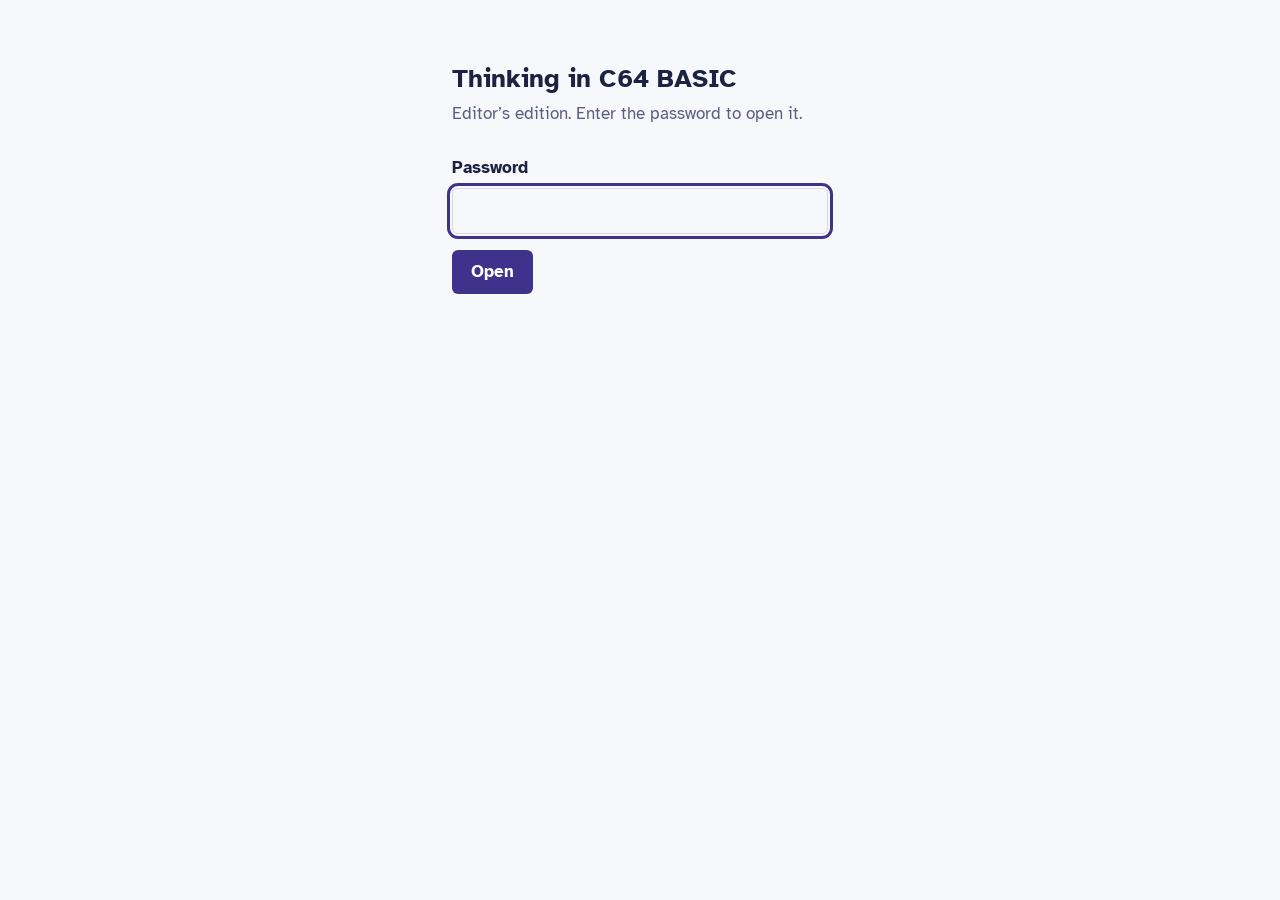
<file: docs/editor/index.html>
<!DOCTYPE html>
<html lang="en">
<head>
<meta charset="utf-8">
<meta name="viewport" content="width=device-width, initial-scale=1, viewport-fit=cover">
<meta name="robots" content="noindex, nofollow">
<title>Thinking in C64 BASIC (editor’s edition)</title>
<link href="https://fonts.googleapis.com/css2?family=Atkinson+Hyperlegible:wght@400;700&display=swap" rel="stylesheet">
<style>
:root {
  color-scheme: light;
  --paper: #f7f8fb; --ink: #1d2142; --muted: #5a5f80; --rule: #d7d9e6;
  --accent: #40318d; --accent-ink: #ffffff; --bad: #b3261e;
  box-sizing: border-box;
  padding-top: env(safe-area-inset-top, 0px);
  padding-bottom: env(safe-area-inset-bottom, 0px);
}
@media (prefers-color-scheme: dark) {
  :root:not([data-theme="light"]) {
    color-scheme: dark;
    --paper: #17162a; --ink: #e6e4f6; --muted: #a9a6c9; --rule: #34325a;
    --accent: #a99ff0; --accent-ink: #17162a; --bad: #ff8a80;
  }
}
:root[data-theme="dark"] {
  color-scheme: dark;
  --paper: #17162a; --ink: #e6e4f6; --muted: #a9a6c9; --rule: #34325a;
  --accent: #a99ff0; --accent-ink: #17162a; --bad: #ff8a80;
}
*, *::before, *::after { box-sizing: inherit; }
body { margin: 0; background: var(--paper); color: var(--ink);
  font: 1.0625rem/1.55 "Atkinson Hyperlegible", "Segoe UI", system-ui, sans-serif; }
main { max-width: 26rem; margin: 0 auto; padding: 4rem 1.25rem; }
h1 { font-size: 1.6rem; line-height: 1.2; margin: 0 0 0.4rem; }
p { color: var(--muted); margin: 0 0 1.75rem; }
label { display: block; font-weight: 700; margin-bottom: 0.4rem; }
input { font: inherit; width: 100%; padding: 0.55rem 0.7rem; border-radius: 6px;
  border: 1.5px solid var(--rule); background: var(--paper); color: var(--ink); }
button { font: inherit; font-weight: 700; margin-top: 1rem; padding: 0.55rem 1.2rem; border-radius: 6px;
  border: 0; background: var(--accent); color: var(--accent-ink); cursor: pointer; }
button:disabled { opacity: 0.6; cursor: default; }
input:focus-visible, button:focus-visible { outline: 3px solid var(--accent); outline-offset: 2px; }
#msg { min-height: 1.5rem; margin-top: 1rem; color: var(--bad); }
.hidden { display: none; }
</style>
</head>
<body>
<main>
  <h1>Thinking in C64 BASIC</h1>
  <p>Editor’s edition. Enter the password to open it.</p>
  <form id="unlock" autocomplete="on">
    <input class="hidden" type="text" name="username" value="editor" autocomplete="username" readonly>
    <label for="pw">Password</label>
    <input id="pw" name="password" type="password" autocomplete="current-password" required autofocus>
    <button id="go" type="submit">Open</button>
    <div id="msg" role="status"></div>
  </form>
</main>
<script>
const PAYLOAD = {"salt": "Yx4XMtcQcHNK7S0OfjEa/g==", "nonce": "ddLhk7JSfiRcUHZg", "data": "[base64]/CViI3Rfb+gGYWRBczb3b2AupsfawYyYRlw6+CLmBB5beVpc9jg+K/e/863luutQMn8Khfc5PjLyQVnjvzp09ZIYT9UJFaQ52jjxmIcULDMmgHgwGh6PzSEacvqWTLFMK9sgRbbMTYzDckTSARF2dyzC/xzlokxY2fZSQ5ngUn4RM2vYoKx+/riyMP6ds5qonbrSEssQkFJwihyLd7zuwG2TTj6iPQnC/MXNp9deeplyU6vIhjaOpDsVmpqPm2/kW8LT5oK6lQoNHwkLlIo0V6c5LXuqKpXuipiLtUVIrxwPpZjX8Ote5dyONwd2KCyYZwqAAKpL4Xrhegnaoy++Xmfk244/eoz5Sa34TPK/WOOdbmQeaPZJy8I266rvMWzuDAfopIWpOidcFh/rcKnb7tszoV1e7BeTgBP4kEpa3eKfaqgk4pHWH1wb3jIwmLlnWqW59nMjM0cJG8qATdrt48cM+0sMEcowSUUcpgKWgpTTGrzrYyIvnqWQ1z3CNgHK4/Wv7ezSJlTGgBEPq5wuUvWUcH7WbQO0C7BVhsMUoNVKzfnlfhEiLfVMwNxyaApZ8oW95dUJG5C0hxKLmWNXW4I2oh7xHefNBVze61yikaCraJEBtCSd9Mb4oaWMWnFk9jbEm5k5Mk3G+7d28H4aBClYnLj3L6bPTOqJ2exYvnxaNIT5iEKC7IywCt6q/kw7FAL5d8wDufp7cdksNJYduWwUJ1rYva5oSc6FyhqH8Q/w9/aQKtba0WEG6/xiSlFyw1hJV4Z4EjDrT827ylJ9Flbk3O0dghUuCfyoFdMZeyCAFlYEbwn89F2V1d72e1uBh3a5S2Rmza28tfrFuvlGvbxY2S++1rqMB/Ey0AIuz0MqN1h0xSdqvHc3bEhw/bFQcAQB3Ez0Zv1txHUZA7og0gtdHt5IzP0rG1ebNLbDZb7OAIeJMrGpFPODwYoXN2nBeOnVXw+TU8PNmhqT1BmV9aWj+6hwvAcuBB5v9wjBsiCZQ8FFBpVd3D64R9GvEavSZN9IXSatiZNG4hB0oELejg6zhJsHBOX/1PylOWfz93PfraXs4+LWQn1g50YDb/[base64]/vLjF9tCkVEXWl0XfHWF/lJx+850IBezg/fThbCX/LczIJMCfx6tasC4y/1ranBwGU45873BMr0V7qrOkQXw3zA5sVxKNGWZR4sI1MmlaUgWOBF0rIz7YdIzdpbiuSyAlknqKq5Vmm4tGyuH4HAhR5iUK1Rovx1C2ZBbyque6dtZPqz7i3weVTE3VQmHGPSvP9os8iDiwx9rj/jMS18AxYRhUSDuUVz5Adx3QoACT5MML0zi3FJMHM8gBWIPezIITn532EGrwBtsKhHF13OJuUTNNzl7qP5nKqL74aIe0l1UyDYozA5pzJymT/PirZr4wFri6Jj1vu7NVDA8D6kv6KY9v/SGgdrUEEDo8qmSOct7arVMG2RGVUbrvkF+Huut2nHKqZhESBnEtEzLwB1RqpzCFDw2gG59Bw5FQ7ksskrV4ciZfA/q2Xa6fqqshsWRXSYaa07jBjsISgNWKljIS4BZFBZAVIiKFi38Y2PXRLYmfx/4TXsshJOI5a3DnCcmNDiIS49PyBPw5Y1lWhgRDgGuRMbaXxqmUXdif994JNAORqK/KnPOJ6+eEFfrwwl4so19hoeThqjGbIX+WZ3No8lht0PyiNTbswVqYptdiB1sVXsDtKLCgzPY3mY9dF7Dyv2lv1zeEHAbYnWUqZGP35zl9WmqSkmQAv9VsCI4ckQY3Fu72D7yjnJbexiEqcAFTrc7Cgb2cOPI8avam899GnoX58/UYSL75zDHTYP+ZvoCeoKaYzWAVWAJzvoM9UvurxZQpPeUHIci5UOnNStSJfLmryWW5uWWOy2LaAv4aZBjvAkUh7knBTviNigwKCty2gF+sdVl/shnK6fQM3kLcbJzo8Fth0U631tijdCnHrO5li7RFgi6/nV+W6ENMNHgH4XV+etuOfBbBjQ4ramTmjYraRm+4Kn4kFudaNpjKODd0KVe57i++xvwSidmGX4K8ueekVv3tfjGltdCCP2JEpiJgsbQOJtDgmNJF/KGUS+7vSWdT7MNXzMo71Ccc7Qb+BUJ7pPZi/Y/2CuZjMHqFfbNhCDKuzbi96575uF7R6Uc6wTRfD263CAGhw+ElijFd0N0xqfCoJ/3WmvuWclO+fm6seQ4C2br3FwcaiDzvxJ3/hzy9dJOkayzQvdxZHOZCBi9Mhr3DbGRbg1bFWIB3608nczjlqTuYQCfVq+Q/JhFfBUt5z6TJnaYnXEqorwg9kViE0VWGC+pQPItKmSpvN2a7cDfXdQTZ/XW5ZxFCSFSMvGT7V9KJUXnWDmDB4xAKryYHKmZOgKS1e1JprrweZMHYRcvGkFc8dVz4iiAn9QzFiFxppNZrV2Fa1jc6FZ8AeCCsAR9zUuHtkRadHO8eof+v0XW4ZuXZ5yb305HkR7sLRoLQ9FzzX2+w262S0JYBXjy5c5Cq/efee1aN0KrZ22dCilZlYKtYKNTShRn+rx/wjSGPYUzU/g3C10FFWea73F5AeBUyjGZ27RD5SJ/Ho7WdpmAfWqSbia4cmxqXibFiissKfdK7cHxtLkTLf3lCOXmwHLtVOlYAKxGGuzcyi4dm+Llzutpf7NQGHALSfinLUua/LQeScXPr4AxnwIfnevyH/rHZKJpFnXbR/LWYQQ4Dls3rs0cEr6n9VXcAVgHmtvJPyjsTKByVVj7LwInaphuEChc9Ru6Zz7Rll/[base64]/YtWI+X3JFdSJImBBlevpDJbmvxwV12MmxiEJ3/IMWmLOrEN2K/acSQw3xDFiCHeJHbgjuzRUndGVV5OLw1frYciUxlkMdSkkmhNs8k75cm3XsAdsteeTm1h0l7yXmK5K+gdjWWlrNgLAoi5J5/C+MR9UBSltJ3Jju/1LrI+C6gCVUeBWFAIHTw0m1p6CGo9rxxgOScIETc6QSKDnRoC6ZPU3A8qb2iPST51NRD9Zdi0eH+jZBRpXh2enLeFTI84ShMm0t0QLJYZwesgZ/nHWSll0fGwcJNXPFNIGLTHp/GNuxjnvlei8S0AywfBTRcX7V7djJT2eYxtlsFDGN+E2faPYFQYVH3rViB9CGDKOXzEXLfvTAa96gbP1W4Oy02soj1YKFp/Smgq9RIBbcC0V+LjVAyAL4VytsBlQl3JuuYvTTamsClVKrCPNtnvsbQQS9JnHa+lT4gG4dN6PKCvp20UOTcqYEks2rjw5OMFiV8TMmYVzx42aiF++1J13nKq0FhBsPe+NdRAYSIGxAT4P0qvFswAtPJ4/cs9x4SoPxdRwu84px9ot42GnpyO3b8LmCyqypii+/0Z3QH9V3n3QX0aKVxDcqKPUuo3EqU0xWBVzIqZkIcz4pFK05CYHiYOhPri+dQ0DhamFgWx6CT05IJkIrK+cfd8nk9kxsMC+SF+RHe1kZHhatAXAGpHM+YO6w6DCpyOHo1S9SCjqFGhrv9efPDG3aJ9XAn4DOq2V9NefQdYmZkfitkjnDcxH0taW5Wy6m7ex/S6TgMee+0v3yXvr3nx8WWzz74zx+pvweEY3YljTofFFtG1sij/XIfIG+gCLNBw5V2ZyCvL0Kl13RbHPulsIdeeggrzE6skD0TmSfnu8KkwlPA4DJTP1RhHM7tsZAN/DS3gstaGDEkSkkD8w7QQ086VRmWWIeQrWc0mpVuRobR+0x49g98zysQxMfUNZ28jFstVv4JzZ3tugqLrbbQxQhZffJ3HqaPbEtT+RAY96CR0Img/o1hRWx5k850By45dZi3zQSR8bnOGyy231DCnFJ4KmvRd3tk+/hgf4blh8uYsDRfN4FMveTknqBiIWf6+T4KlRDdsQ5TnACe3OLbCOc046YtJocAeLS+tkryaOYj+8HHsvqWVkjOAZGaqU+lUUYqkrk3K0FWzp3FWK1bTBsY5g4eR//KVqgnbnlE9F4gzaW2kYzu/suONt6YrnKYnM4/tYzI8oEKpBS/Sia26wupT8XQEA9TlCum6k7nUkzOZI2QjRvX4Cz6Y56v1bLHm84HDZxoQ6LX/CQ3SENGHkjuDlfsR+WXwhVh1u0jVyoArEH8W9oj//uJDKSbKfQPBsavON2wxB5H+P3O0wytEfdJU4VIKXXs1IaLJ7VzP/[base64]/GCdmR2savJU1GuqyTxbt9PkLuJxudwPrhO5NQrrt7XGv7j+pSSz9qjA+NlTM0T4WeAcKeBCSsXU+umFyIh75uHobbZ4VkNhwrYVfvPF+OhZdQz0byepUVxwnVp3mPINWfJqOUtGpGI95w+h1TFAA3dAwxGDgR8azMOfc3iehxIQLQpDp/kK/s9qBx2ZunNvsxCjby/6FaDFBYvLRgtez4/6BXbil3gnhOBfr6N5sw+rekfvlMNVUp3buKLbWEOudDfOk09mXf4fv41sKldVGQPuLj5szlmP6lAxNZG4esvwduojkKxIxtxWnl/OdWmFOlmeLdy3/OGhnye8NnUwZSH3fpFjlRmrZfWgqTxFuRosSMm4k934bbo/O22nAA4JPnjbkQQzWJmBm3u0VjzCRY0+Br0ZfKFVcq9zvW9VKVzGeQhXsiHaynP8g6ZyhF3w2rVNJBYeEeyczf0oMxIswMdJTNHHFFHvkDY6TQhXqtsSW1sa/Aaonac4n5iSl0SBctBk2UNeSRr/AVxS3TvZp+vJL2x20dsJNIRglAZBguIeKIQ/Syj/fMBjr26u7n8BY7dePxjOFng8k1CtPsiR/eF4cHB4CRb17PcfYm6oN4SYK7URuveV1c3GLjQOnuP/BDmzo76b2eCnG5o5RDzJ0w3Cul1TQaQcUO4ZRrumwVB1+J05vJ9XUNfsQ/wjr82dXwCSSc+SIVxXKJpBzlNMK1bd3POB60hiCj1jw1Pq2s8QRABPSE0sHUYLzd9V72ERCIiA1L5NFZBYxXxwpKMT8Ytk5lMdOt3fTMQF65YSEzFvH1F3hqPQw+t9SZtIJwSs5SJl0vyqhsUjibej/E3Pz6pjH7qtSeBxjN/yM/cZmC6dmm7/EXAHdg4NDk59VoFiDTKePpS1WRkOl57/1wHBJhqlW4vUQmRs6ACQa/vUO3cq67z4Y0xRUi/Kn/LKGxGoA8vZS/bJOSjot30VrZoVXdhQDk87oqz+PsoUjtJKR5stTfUP5GK4hWdbw5QEhLk0tY2AFoJCfAKhGqDELRNe8/jbL9yblvUrG+JiLqo3hNJsQzzEznJ7Fk4h6A7gL1YgeuUbF6Obu4jFw0w1/yblmOa+9CEPYJs7aDk3Nb0lNt1A3uIK7XKsFKyE6G4yX96jNZTfR0a9w7g4cIRF9S4bzCD7NoFlfebHiuhtX1WcNW8PRlKKRscnQx1ZpdsEgctY5CRpg+o3n6JYfgsA9E2d9ML/[base64]/qBD945oL6thrU6VYni+ec2XDsguoaJDakePe4L+k2YLTJwDoUhDApMq7CVZJA3/Te1WBdEJt9yyoL4VTrzJf6zeGsCNNRXgsVkii+FM+iwV7HtHIgsyIOYMrJOeqkl215/n7uSKYYkkpgqt9ANL/xzHe3DIkFFfs9GaYq9GW91BLVrxzAdO9Vs6RNdcRC2610ADXnmBktxM5QThYk2IipRd1SGdUvUDW3RuMjDc9uXU3SPrlTyxGHDKqi+V/8mkihmlY8LY4Eep0HHeH9kvNcUtpprPh9kAmmYbI3jiD1OIQr/C460J+az10p1oFL7KFC8TIhIM/J/KO/jVHILEptFW/L4riKj6KoRbn1vgBuppUg8BSZSVG0wAMaB/Vg5pmVU9aoLoHU+K94/V+wXm755xR4BlwBybCSOLsv7QujqygufyP9g27rFNtHVqWLXK9Z6B26O6+r1gSU4ufFFE52pUsY1LbWry32vZNTLl20AL3jjpaU6pHfcsWbP9OyoVxo8XbQInrMstyCjqqLI+BLTCLCsE/BNCfsJjHf1PNGkep4/0biXEuSniD3WQLO/CO6PA6+a1p4UbZYecoiOpmJVrXveYCKpNvVs6HWkmOTRXJWsaQA2Eq5QDNjRyUx+PdnwrDWFh/jXnaXkV3swjyoicLmbL9munbw9Zh/fANaCL+dcPK6NUUuv59eokvXMG1KpKDHgQY3yvpOkgcNsPCFXWB3/Hkq42I8F0Nl/bC2zoX/ID9kxZp+ADkEERoMPytXajMvXxWj9VKR/pWOKl6BMm63tVeA7PlXhMf23G+oi5zUP46sxHAXbvB0C/njcXhXRlm0CpGACSJu7kdQ33TD7o8z/9zUG6QAO+1Wwsuh3HL8M4Xz8CtEvoX9oP1M069Tr+3lvCGJmN+sxJQQ0OSS0BaiNIcXcTIAV7T6hM6iTKpPGI/Zs6OT61guYkSDrNCyultBQVG7mzGUMMfdtUCau/6xMYOGaWERmlcD56P2wiAJglGD6BopuKaxnnmtAFVMz6GbxCXYbEBr0Xe687CaB+mz/[base64]/iEOgF8EZfmehs/se7x9WCx9aDdPX2QMoijjo9zT36CPjoRHxTbr2T/at6ygyAfO0WbqyX9DJM1OLzmq0CMqXe1+O4lijSunVQUjwTHTnQGJFIw9KUB1OuSK+/[base64]/D50B4KmY+8QQM4uFEz8XameEKuv1rsv7/566EnvAQsJhYINakn3/JSwiw6FDOUK/MmrjELTbjM83NXEZMZxf6WQnH0hmw6Mrbk/wRe5cO5k32zSWvi6Ju2WlHmGCfZpqJa00FSebxJa0n17u1WC+tXWyV8C+/BYNCOOepUD3jZqWHxlix+O93JOPAHeMnb4xWUsqW1KAZgw3fIhse3xV5d3EYtq0lpE5SeD5NCj+Dadwy2nmAjAkB+9ko9K/5XddJ132BX1CKQp0oMqYvL4LV929NWeQcF5lAFH+KK0n5LCRKE+e/ofBE3LNt1JQzbz72S57SqPQNqONosX6/dh8uIdGl+Ckglo99CL+xWbV9gxHS+PUhvXnD8RobKk6o1HnaSgRC4NeO5N0jeTL+1EyB5Ox8NhR0u4pS55+jp4t/[base64]/dmJFZCpy5krERKMNfYYMqpCeCSNBTZ6HH1uG9tdAKNhBG/+H3wdxdE313SdLWEY+uTtA9CYOw8/+nVpwPRHybKFKNrxvk7jreEy+2ORqMuzG7/hCjzkQUanJa8IyE665ltGdMz2xx92iSiCyHlC0jmnn6f1HN3HG6Gh9ihjB9ZymK9l+HGwU8hRM2vJDYgWRSefGj9kVfAXE7MrWnlC9H8qlSzOs3yusAvzf1gj/pDdTs2k1sYetJGltvLZpTlkRJl8XfbgC67iBLvvKp1rQEOUvr6PPTj8F3/FtTvcXXo2YJz73hOH9RTtIUq/pKmzorMLgSOzH4pCT1AJOx3rNVdazSPCUcHil9F3MbEEG3geQOL8jbVOSm/bO52kAPz9aBrVjJ+bvJtVH33/HvVm60CW09cOlmalaXTSqXl069FhWCdwleiryJTKZOkoU+Nuh0F6ryGdoCMX+QyWZmHMuntNqMqquw/SodFFLpyNaQzaFME5FwUzyzd0txQEhTFHtnJ2AOUjAN7tbD5LWv5YgW5ZxAHdnU3ns1Nwpsv+npYDyQ08gJ6CYtcShMiT7lG1c/XrstaQCrPP4ZgjExGF1kn97pG1clWnS9yDPueEEXyHCcoRzmVYcpquHCwRBV6xL875jkNUSRfX/9WtGNHc5haAsjA5RDEmo07qo57n0upMIz+C+IId+FBeGd9Rr7f8Slm2wrP4mLNCVcbkSbZx4JaGjSrSlS7I4V5AcHbscrodSCKVnq0LCs2DFDwpv2s/ZPkOMcXNzcVrMvihB3f+4DdrvMO0ccJl962NMVcHufggHMM7JRiupwoEAztS/lJi4KfqFWjeMNRtyMzzq+m+CDUJjEBydViZjYU4uT2hNMV8ks0Yc0xCh7jNQ1GHb3i5Orhmw6DRQkRWEQOwor+EkXW3gL4j3plshEzuS/Ouda800bohRtu7Lv8XJIOrCLmwrhjL3ogYnXAlzNfmwry+pFf52/EleBlLHnuqS6JTHy9+2o9h7wa/z+EsW+qj5o3v6w7dlUIl9hL8Bm3WxBhykVKsWf3G2vbF/QL0xiWkrvhmJ9frBAEqP8FpVsjyK/Ey9teL4GpfsELvjlm2bLzN8ACQ627v/z4IHPhL5vMRL1uy7NQz64htNAXBHoMPq1xpILNIme8MdAzIXFm7EHtaLgE30/yFkvp6gu9mMrNxzl7Zo9+3YOVagqyYdKxZQXDB3EIQkYWd2yZdU2OlM2bPEt7B6t1tYd1nup/bW450K27ZlRhhLi8xh413UyUPeQsDh2k+cfIV8PDfQW6B0jJ4xjG13XVMSaPB8ZG6oL3hGfW7o68UBWkV9g27GeEaIjpBE8aT9qtD2J9KFpjPbWC6A/q2QtdCdBaKKqpnnFG25yzcP1JHAwsDj9n/X8H/H4fxr2brW6MF5w2zvy0KaXH3T6IR0dv8QL7A2QfO/[base64]/JHQ/5Rd774Y9z3szk9NghZ2qekQdT5m4zvDiUC3VryNpyRvwJGIYy8MGrinrVKoX5q9tLFjAaIxwuF5hEkVHsH19tfD2pehKWrJ67lO4P73wgcbkq4r9nGNChHgP6N3NyITYbwNPDoMPqpDP91oCxoUUyZ/mQgBgm5Ix/[base64]/Z1yTb1s9/AMMPd5Q8ObR5SYjBx+SWYA0bK2RdUy7Hi8FwXQe8EtEgEz7F9fS10o5PeehWkMmmL9rlLTmjQXwT3fhq1hP2qJKsUqjrQqbFUY7Fg8OuWD1YiVNWwpB1YpK4VjowwkCmZsU5iJizWfVBRmSEyWCG8b55s7ik37JBb3OphklZuuZR5dbWKnyj3nkVDSntn/rTCACDynP1e5v/jbi19qjer+7msiC+t73fnnOH4Ngfo9Kh3IAVXnSoFOtF2ZjQMOERu9Bpt+sazFqKqMO6DgsDtemsceySdJH5TxESoTPwmkDmCAjDglvmjDOK+aPi1AkN+uDfO7BTOkupo2sfBMCgqxli1gD38Iya6reFoc2WURqsBLuEhOG/Jw7Cnz8oigAtOqmN6YA6X33Q5pkSdnsVtUaVtyw2I5/vg2J73qUs0Uf6aW0Ufcqx3BF/uyooZyB0tlGN+iw0SCjECZ0L4XViksMIPLgkrfBcPHPs8vO86fIIeDK0A9mwEhyQoZrHsDgJZnK84idUusr9RRpCaP8p/jHw0mCnZfcKLX5+6gDMNELWujBHFjTyYoqn8M6o2mVsRUrJfGOb/I1KgqfssJ43RQ5+cgp4MeHhCZ0XOwm5zB+nsF6i0XYlGRap6D2nRjEh8hmyHc2Vp5hkmZzdXsJ4g7eV8XPvqp3CBWiB/qx6U/dqDgW5OopLfFWFQQKcSa5jfen+siDMKs6+l8rpmwQ4wc7kagkjbDzUTkNMYeNUxi4W0QcgzmcAT4aYYSqE6FK/L4O+xTg0F3kuXIRI8uqqYwEqDKP9Qo8VyKXNse49BR0AuPNwtjJZgwnMRztnMUmcBlQ09Jg9+hxnqVQ2C27cLc9NrNzylHR+gsaWojLyMJZw7raR93SMYrxMLw/T/24s5X+Jfuu7Qfbfl6BryV6uUdSUBDg+XPSqtoaf7gkB6cRqf5SVgI5At/[base64]/T47uFwvB6/MAKoBnJROrExYa8GZBkEQ0WzegQNOxzv4iHQ68VGO4CARH1QL5Ys6DOmJZ73/uBylqgR9/5/tChBze74CvDFC+F+Dbm33GuYHEJ/55ygZpNVrt8SdKtZOeYb9dGOeMlIobI8D5Z1hCcVPtgAERhmNtdkmJqa/JcLg1Q/a7w7J7CQJgpwbE3sbKEM00APYDJTc0HzED3oAnjrVDxCDBBGjqn8ehWDffh2wRgt9hsR51p7RFiPw//b42YK6ZIxwhj/1OL1BeBhjHsYHhfS2V3sG5yPv+oGarVnmgHB7QZ/FilWfFWnMG3qAPiQwoPmDdtzW/239z61b7np7uv9/SDptdO0APN9mGLTxFgiVJnoR6hPQsX53vieGARFAd0Pe6R+CJRbTesHe5cWWpk0xkqgh+sleY20eus7vHaNBOHMNE7HPVdCxEBtiM2+sQP8mniNPLVQoDtrk2QONKoIm8CBrNEEV/aYZKLmKzzSsIYA0L42jbhKy7eGYSZSgQ0r27W3aExxL3cDJaOgEczTUMS8Dac1v0lUs/DRSyY5D/yWo/E3/valgfA+vrsxAgd7HvxiwCgAUZmEvDys+VSzJDY3HB/q5hSjlWthwgje/lqN3sRbiO2L3UuK1XEjeaegHs1cQfsp5f0p29rwzxGTk7MsJFSH6D3dYt+p12QVKYlQj93sKdo9bCWkOzaMlmqmu9WQJsq4x12oOGQawClcUsAiQux/n8DTN8Q+mrENJq2TJdAEqHIm5pwnP3+OATEYeLFDtR75bXDGSdmoXwa9n6Ebof5tvQ4j1PQmoXufrglXbFW10HNDYbIVxh83gzTl21qEQdtGIyq0Awm6khuFDZFeZ8eZiXn8tNI6X6u5JjwVA7i59h/RPkSQ3rBZSaaF/VGj/hNVOFDSuHF0jIIGBw3vxFLalkcDRdgMMMzZjv2oy2zvl6Ku9Tez3I5fcvLt5XIh11tJjukTwwJhn+i2CKXv21vcMDHIq1jdCRdxgKqswsf5cNlZIQPcUglBUN6Zz+riLQPdGL369KS1TQMelFirNYvRZJOspSZSLdX6FnZE8qcOUpt/tRvFyfQDdgQV87L6FHfgmv2kUw0o4MItXf/BRsj77qVeZlJcIsqBp1rrheILTD7wRAVFXJASRlAUCaB7PBbVHB/WP2As6FUxNcnHrvczuuXk1054Ia44nIf2N8+OTtONcxA/H8VEMLV1LRaV1MADPxUJ/vkAGhcmiXERb3JWWyx9iF555FYmDoa1w6rS6b5KNjV3nJzLFR41NnIpz342ZkigYRVo8BDgo/x+jLHa1gzjVT+/gJFb0VCQMIii5t3c5p6/LdeYUxSIdgyXt97eFYm1WjTLluSpzv60aOHiWFK3STOfY4jZstQmXOOcm6sIZiX19D/LMJ/ILG5odhcD6j0XfvBf0D4EeMIYEr+1W+/qdfqOPfZ3CD9Sc3KMVahpZBtTSF6zTiQBHpJNqkSfWqco8kQpBVAo9SftnwGud9BFpK16VAJp9j/nA7G/29aED9KFxGKWv/cuU4D7IHywxbAZMTlOKkaGYLSPchoX/cVtBeLx4yVq8jMQR2dmp5oP6k1uSENbxlSElSw6pmZOIuYdTmcRT6xJ0DqcwoDKsb0qiGzmx8oqHMm2D0eabEJB7SREc1shwqRMwbN7FsKilCPzCygm7E2yjDVml5I15KQMvGI7OYwkEj9wz8CDqEzYgMd/2OxQu8NgRO60Wj1vLfFDwgF7Jt5oQzhyLzJ2aIEJJktIY4+puGKpa1SSxRW348eV4gUY+N20ZaDHuKuqkVfZqrzSlXiQwN3obCWmUfU9AHnUvPwrQ6lLS6jCxEPTqIz0y6d5xxowQMd/vtHpAmCttZAhTuOLpBU9OEi3J/HoDuU9gw6pDErpN7PugZIsk7qnkiKBj0ViUtbs1oSqp0Orvg39U2k50Kzkr7UhWMFYmwA7pZPq5ik/5bvHQLyNmepcPi9LuNg0aQOF7Z3H4QbX1T8kvp1lAR5/ll5jLfb5mSwEcs+UklnpqIuYo8hRDKgcJpDbQ1JT+ZIzBDvO5+Be1AE4xDGJ1NZpgRPg8+PX7CLUdo0oHZrOOnWW1Iz5xl1s3tRjdwOPZe7sgKpSXw0qc7IUkDCB3xY+KuPGgaheQMbU/OPoO4+SO/WbbzOWFbjTrU9yjoeaIzdLBCmjZH1EFrdNIWg35oGkb/zG5ZKk2tmk9PbLvCMuj+tPth8l78eDn9iKubC8kXA6IJcs1so4hZ4t666aD5qDsRt0FNgV6Y8q6ecSSTwqkhoQaIXRY03QCN7WRJ8H70/0nlCqfiGloQnZgQpSVh1sJMi+p4rJvPt2nzDTDkuBOCdI8qGVq/HZhkSlCGWSmFwKrs218fNkvOyg6dkhKXZ4OviHlkuV0LxfGXS4A7M7TCV0BQDprcBEasFLh6VhS5C/JjX3hfsCs2PANDqEQFIxdAgPDNHA2odvuFQdn4AIav0a7fwCgVt92Rl8cZw484dGlykA6MCvJxTvYOrgqgWWQW5pAo3FKhUi1tysr4Q4uBgBkwx/LGLWAXnhr41FFKJI75ldJ4kH67lz5Dv9NnreFR7XPiMpFMys6a8TvKShuUO0SajI2664ry2rKGpQwXD5PohVyLwqZHCBDgpG0asqaC3r1r10ZZPtbJkv4TZDyrJddyzXXvTHt62I0ueis0kxysp9bdC6D+GrVIzU1Y0b37lsCzoU0ae3K/0ra3l5g/aYSebO/4fgO+uw8XnIzK0idn+RCIrEdGG+uj0PbexhLz+NiKRlkNQ9PctzdqrUmGKLwKzevwS7x9Z5+mU4OEr3ZsnF2tktc4NZ0AMktE6g95jOzf5K/[base64]/jQv3bU5SixrsXyFnOpU/UnBZrBbA2vEKybiRgw8bQa4jjjemU1ngChkjT0jkzal7CUDBUXBZMtuH7wgzxbvILwE7woMfY5BiOdSB/IBiTlG7nLwXwWdV6g/hR8RtJ1szHqm4mykQ2kLgn5wy8mcX+4uFG7dECKSL7nw6dZS461y6rWf8iafZ1it5nsNO8X1RgoIUGHOI4ByExmb9/WnljxM5EYjdGs1E4+Zhi0ZEpzu5Hy3uVqeliQOJyqTFkmnIwE1IvoqntzxtvgqvZ6Vl0TT1pPhEELXxQHn+5ulCBh32evwjljtK50zliGhslmShOD2qV6LW2AUZwrnVWc0gZjzVZk+98z/TCK5OQ/61wMRJGRE1NAVSWNKi5qTDNyqZrEkc9w3mGwdFo0zkPfG+S8/wGqeF8dPqu6PCjWPDeebVlUOZyA4+yy1EdHWnoRpMd3petxQ03sBKW1+gODPNRoSsH1vuEQ2Br0+yeDa9HzmcCotywoR+bPprrwZD81WFH1HBlGEUelWF3Ga7fu5QZPm8YizjYYlG4LF6uy4Kq+ZESzLQnG/[base64]/KZSP/CLLYSXPV4bUxXBRViXjTFBmvH0aT4Ji++WfuExGgjNCrmLKeqemqmerCtG50M721NqxghaN++8GS+y6visgsGHnCcNqU37IhEMNPt5jMALg7BPhsVw97xzKtxDPl/4YBZEBCAf04jnKaLPfXiUkFeN1lkHdbuG36O2k9kEkhfpFScalCU7TCn2/xUtXsKJ3KsGn2aw18ArO86KhiNZOvo0dwGpDIm8MmYiZR943ybbsnPKUc/IqFwqe6THu2JLpaEwgBI8JYsy6S2xF9lu8jAQIzMl0XThaF0/p08dHS75508f18/kiEKHQqt9lWhaoZUrHgAnlmxzNM5HgwZSwQMU9RqaOmwWNGN08VE8/N6GYfSyNlk9Bkl3QaFHce+QKcNUcenZMxS0GIVnRByGQI+qUgz69s9gJ425H/IrKf2nJ1OObHFb+gkQfgASponN69qdowd4n1cfKFsjPYlEaJhpkfuQSmotuy9cK98WAncCOuIdOzGORuYMZ5dEsQmpDhB90OihUTYMg3A3hnnmN4/kPunU3+1FdIFaPpbKgZRGyLUpE6RpLyutBgwnJJ5hZQ6Y84Ws8cMFNnofwL/bZMoWBkFIyeKGNfoUB4l3aKYPi1O7VlOqKj5IrUP7CuN1IA65s8HI5W5YC3DoH6zOjoodyY4pn0z24vDEaAqlAIsUsXwHAU1SGjfCGvM9dS1uZbO0sbyFsBy/4jIgtAiFML+L6QE7wLlR9DVPPSYOBltuUlxoHTAjcJNFMQPZr6oh/sjx54gFU4j+LVFb8RR9KJjcBdXYjdPxvIXiZ279q6Grxj4AHbW4QI7pGyLVQHilk2A837iSjkvFcypilxyKY305V/oSzHgWlBlIZyTjDAqnt0VJSgH0xITMd6eqILs9WnCzgkwq7TKKfe6HACgd1Ct+fqt9QuXv9Qb1wqxXQokN7/Q0/dHIc2qYXjq4tGPJ/+sRL1EBtKHnGItLjt5qBTlSO9wmkt+r/rPZpB3/bSrBdt3922ezjJT9bvOMSWlzeUpWydckhDSecVsu0rFlOf3HrXIbPFD2dlWotOyTwpEUuMaLl3uCJS728rxfwjRSU4yPvHPbZDlDiCCHoOL7FWzlRsFuKoMtOJP76Mv/vP5NSQ6UaN1wu9TLcQqJvNf+lyDTJlzkknUxUIbTCzcmOW+H1I9l+KlpCCpWUsRfF+OfInVFSM6Cy17X1ZNfbZLOrZM2QInM+q8tWkYF8vs12UXdcQpcbbkwc34v5wCYqRAA/Sr4KNEl2AB17niWLQh8LK33EbFZI+Tmu2MyDVey2fjpYsKXr8ZKFz1TaS1B4QqSYuM29YIwECU6fato/lEHNYn280c5ttkyPVHQevWoZVHkB5cb7WirAb5X40yi/Odf6jAIj1njK56lFftrWeXeKpb26f808fCM5fpXRqnbw1dhgp2FgvluNPi+dzgRmVxrzpDYbE4OYclmqKPgc4T0Xi5D7xwTtm7ol4+Z44qAL1rI18dCIwj7fNnbQodAj/jxl/[base64]/y8WiMRbHNPJ4exLGroCIYM9DKHFJj0mqRaUb+u8yGpXlXMknJu/0LqO5KFlFdISqKD5VvDhcSd8mtA+cnVDByoFwhSIbiAZtUEyRIttatizvPzkEYcIC2slZPgsAgunbXKYzYV+1xa1zHnTDXK7jRWpHTmiqKB7IzUCXE9GEjVhtmT/gg0ELs2tL+uFYD6yJLckJCFy9PGOiYfT+Lcsjs/zOwt3UpIdPKQJzmjsE4hv6iMtbvRXiBsGfRH7KXueDuMXNc4i1QDkgapqRtmJa4x0LfX3wQy//0kntCSzV8CDxe6Wu0u9w5Bg95Y+6jM3TcueVw4TuJMTYSuMAjHB7g841R9MhpDuDs6vcS7Y9/iRTdfz2GL2/QYGeekWwgnZiVqfpjVA2KnBatOCsVXBgfYnPKiNRgHAjanvICh1qTzCcqZX2AL8+4vECTzEZTCaEJw+yv5rcxDnj1vnDY4CzK4afvROZD2vE22FDkXmCO5aN/yCLVx+/syKw/T6qXpkcRTWoEqhfYziTCzLfC6Nx9k0FF92UdPCUgNVNWj7uXA8ZmC5hjMZcy4jw55taPJ0s61pj1Um3sZ+U2eYeOF3nJRWV28yl2G/eFQvei1BoHYmidKkAiu8XgXXXFiXdtT2S8DAVIk6CNORn8GliFtIx8VzoA/NknNM4Ej8cfzpzPyN9NvHeLhScSTMP6VLqYifnafbXe4J9PfI2S/5HBjAmEdTwr891pBaNh+shS5aMy0QvKK0jtnhcxpTeXNi4KAjHjdixHT9Wj8JDkgjrLfTmq0Q6g/TiBwV6z8yt8Nqq0d0ksAPLHVxDc0GDXeOw44dipJ56vbUfqHdxyy6ciJ6IFmFI2QIrlVAx2xg5DgI7hFabYl8Xk9cWRiyCief10MLAPRrZkFdWw7VIpU0mHPEtBfRXxYjJM9y/2YtfeJqqMFPlGRStniI75tD1Wrmck/le9epOBLaUWGpLHWxWLHDCEW7C2zOGJXrzTa6NEt0bDZqvbVB2yK5K6HMErgyJ4BGxHOybTTneQZdgEMF06rkC4IVVexsCMPb4QqTWjol+WduoiEP91bVFQN0Wcl38M7L9+H5NW5CF9uDED9wWYCOyy+xgmaSpp93R2x2C7AvskkJx2QKUeXjK4NcJyhIXW322hI+S2/prhMHRHJo0LVOyPVJf1kHsyC/GvNjlWVDqrSQKKIR5Lj35PHsHvMdsUiYYt9akPXHMG5kcZf3XrKzQSeH3JPZvMGMud6XXtI7aOjzoNWyiewVPud3Y6lTJSIRJv0beKK3zWcQVg2CUYFvGtJEDD1itdN9Wp5FdNjEPpoHxJu8HD4a+QI21/wlnUXSlqphxMerWHeycc1yaYegVb8QC6TOivKCxKeb9FYHzm//K735gmohKopB3qzmOJ6hc4Wz+Wf+cIZ4ZV8KeKaH0rCof7Ih8KnKU0GjzGK5LwH7Tb9LMcZ36oLAChhTNKisPUVXQTDbuIf+pSM0zhZx0sppMx3eVKE9YVGzTjlDx8g2e9IrVdY81NYM+6EjIoWACGpxT7L9Wsa3To+hm5z1pvxQUq2d4M/YosnQCM8X6YyB+VID+cO5LtFxY4zkgVQt3TeYmQ2oqHDfIM5kWX5xkToCUIbf8Llj1Up50pZ/[base64]/ArWDXvl6i63AVt8aETZU1PuhsYswyF4xigrywcDPgV+nmSC1B/Y4PQj07FRisNfgwYIXP293phwgXAs/sSbV9L5T8PJvjqieztnAk+eZEbKB6mtE/qoLRxFgUzPPMNnYhRmju1DRHT/XXkAhYuBnnFQs8kYgDHlTBuPjtMFyDYceUh+HbkGpJXBgE429HWbEMvOLdXxn0zbywLFrjT8sN/wgF8v6hbs750dzWa29TvlOaKqI9hM/EtH/CvZY7R34eAwvDtiy+4wcHlNytgM4GTwEdRW0iYuU21ZS+eKgzOflilDmsRLnKSqjcD+7rXbMw1g3q1duh5CTNiUF5ktPnHxScREUVtLCxxEcdTpfjj1kG+oM+CNBz1x6AFr83B8uO/w4FosTIfof+DToFYZii3JcIk4brf14gzEuV+JKKhoDZojHDJQEMUUjTW2GyvsWHWVM3T8YklXtQTxV8sa9A+Xdq7uiPDYz7NlC/qy24a5YjPkotxHqgkJWvqLL26vhKA61h7HqObC+5IHtzl9BIKK0TF8fzRc/1qTHcBkwBkZAxF9l5jL3xfXFl7z3snNh0DqK0NEdFFU5cY58UC7iYIOwWA13ZYLNkM1jhtb8tNRtY6PA03MPJSA/yhb2Yw+kjpIGYgSFmTlBoCqKZz5VcNgV6yMwjnQYFq3kiLBa/6vftDUNzqAu1CBOnwp6ldevsSHdAkgz75PldXitEl0HskOKsVnAZeoRwtiHsIqvJb90JeN8icK1jAl1IlWZXA2XaKI1KEtf1KZnUqHt0h1/yAPvd/MIC1vJtaXl2lkyVdlaOk4+shh1Og8l8B/s1QhAr1cl5HokZdVFeunqTSARtrqMAYsC8z+6rZkMbghZkrKi24V77TstK8MUUw62ksukxxF1zmqIJADxzx+aE8Ju7GNIlFcrAhDug/0hRByzYZaHRDlljFnP+bHokIsKmkpJMRoUgZZpqlXfly4+z4x49c6MBQU+kY/Oa5oPsf7diTdL4A02HE0cub59CbAPE0pp2VL0E+E1PD2xzzEc6V7+MR+ZmaeB1c4K3O9mWgsmcTzzGnhn4xxxWYNmSBsvGwTTqcXNOPxgWZZNY7278uIsr3J2EQVHha4Ye9XoRYBXhMEvWNqMuwBRqbde4jAy9Sm6L9///Rs9Yn3B+UpWRh7nqxrkfc6y4Ad/3Hi6UXCtpTSRpOPX2yvcZTfc2XulfTKYCoE4dSSXRZRXL4qceBCaSwzlq7qvQchS/i7Bz5sbyh6gBEl12uUU48OAuxxg7ymfwMi8eMrYVZOiuGDOqiOD8+ONKTmJuBHeDTfgGcewT3IwCgtTuQHf7E7RwlmHnWsv3DxVDh+E6wIMkXDbwFjYqBM+H10dgQWMHHB2G+VNJNfoqGR4yijiiSm2AsTmJW9Dt4m+bf9jnSThPoRPFf9M17H7PTP4x/zGPgtEU1z2FQdFbrrSkWYjrUDOJJSSIKz0diEajWSplr211/jvW8ohS2EQn+eZzt1KA0ah6V54Edy+N4EGQeQY8F3GBUFt3CKkYLKn0kAk9m+ub8/EZ3qTLePR/r2eXCEEetCsQcTnll/OVn/KUL6YyEnNj9qEyj5BVMZwGG2hZCwesEJ9HwF+kTel2mZJ5w7mQoMGNVBk5kZdxvz+AoSu6iJi9Ir1jWtRtbBrLmaQTd7R+57egmDbgZDjwLLR5T5mHu5b9H5iqFXeh/4neP9os8UMpvZPDwy9yJvkhib6r+ZHeT2sGezZK2N2KLht1J09qVFcWqCc6GukFGBjBtuGeoFYmQTyxAC7PHyD0EKk4MZpwlTkIS4sXaIdl8hCCMt13hzOVv7F0I3vhNdQGy/nPCElw8eVNRTJ4TzXFCjdAzRfJ0owm2u6AAa0nj4f0v+cW8RlILQBYdat6h99U7k7Ts+K9kBJyl5GK12G6Qg0DTWo6mut37FQfn01G+YLLw4oMARWjwWSmS1HZ/y5Bwa0Fm8IMGA0wnwVWgYjq9XfI4cis8kCIvFKGr1ULhnZEgDQ56MdBscJJIyCfVbfi+CfemrAGP2+MnO1bBGbByd8eZr4QM8KDPAJuDO1RxPDjyGAFcA8wrDQmVVZbyODylqkT21XsfUVIDFYJPjXLyJG362Kr//XEFWio3KZzJeMQIefVtyBdQvvLcg1pUWsxWdI18eIjWUjVoj/[base64]/qQxvs6aUTjFmCSMpl99TFci/ST497wytKtZ+2dKchgho6y9DLZDk3TBLkOmjla1Im2TsxdrUoi0Vv3XszUGEBvCW/0bVq28DtEh+Z4llGTl856BFpxIFmZ3pZZ2ib7gzpJg5IX2O8jSRpKjuusbe9Tg85g/YtexOg+97t/zQ/CKbCVzmZDVwzbyonLTJ9zO9AB6O24x9SlQNJ3C0H9cd7lrUYX/w56J/d1v4246OtzSPA6Nz3kdc7iN3bXanOm4fz9cCZSW3U97MZoEsPn3K3JmL/fS+RX0QiUSyelDEvxY5nTAfOIMHlF5advefPn99DfGx3x+wq6jF/Xjq2NgXso8XtXchJQLG/JbGdeRHk5pCKjVDJSfg1tgmsaYl77jW5h+2P4yuoAxVPeoqwWc4u1Z9QlnPJfMrO3IyV5Mn4EFvIYKAqhyt6blqnpsaKBbjvBxhcHhvCy093CU5bKcXPLILYnNtro3idJ2vH/gLJvVpU2ZZPGCIsXQ7AeYD1+e++Z+3qI0oUnpmXvQBvjTQ+jd9kh/LCJCAbQOI8BwHVfd2W7jPpF5nNKw4R/VhRYs8yTFHGvKVjWq+lAne063BeJFCVdeU+ZN1zeko7eh7VF0R24iVF42uNmR7fQIQpGhqJkby/fjTIpcRC1shbE14dFDwvx561vCaqJ0ZAYQat3SUX4DXlbgQ83VCm5gLaVeDGHMgYBSOgL6oQ16RBFftZNEQae1eWAjo8rLKntItAyDu5M/5NblyKaqdOUeRDrXVAyHmD6I6tZ0Mt4c3cwdTcDr50wo8GB4oH7PbZoKEwl/MnQ+K3SQYE82DaQJDULLgUK5LMOtMEtUyaY4pj+UkI13ItRl6rQZiQp0QDvoAEOK+3kmIivpdxt+J6gpJcr2W8h1uLrl53L/2vuGj2wVu91QezJYRzYb0TvhOxItZx3im8Im6xO7y/TYGAYoyk2IP71Y3dlGGeXbLCHYSpVCgdMDJAy2/21VrLRfAGNm/pAq1DteVzO7wru2oWPYihDpa0N+NQiidjIq2utkTxhF9UC1QL5ZwB0Hcbr+cP44lyW+NJLPLr7VGdJRJQVaPoirF3opfXSaBU5gLNynVxMAtzg8LP0lQc93tFmllI9oyEJ51MmKmj7rtlFx6J8q620m7zauXDCvXi/hrUxO7z1NowvkgSR2kSXcvuYBROp8HXZc9acjqN2l89pTPa3WqT4suc08C/TVTpjuokF6GpkxZF2CGhDSp0whE86mZNzbAXE6akypFnGB5ORPlLXLsSGdEQ7U1BGkWaR39rbiXTl4W0rD5f0e2oZ75GCzTZXI4XSCve5+D5g/WdRTiSreZ1V0waZ/YCsjEVpF87qxZpMZ6DDAud2GdYcLLpvJnpb7A1rcSp9tBgVnBa8ZhHIi6XzRuS1oNCqqePo3GyghNgxOiz1AqXYt+2WO1dvMWdKac5AMTjNjE9qRAN94HEWnVvxTWiq2bBPtoPH7Kmw9/TZpfxMZhOFnZjn11NQUItoLJPcD99oznNovC5LS/[base64]/5l21Qy25Pj2N1vhv33qPhT363eYZRewkt+EKp04HhImvG9MYwEs6zjkJTX1EtlCk2pBrLmBsv/QJDAETJTi8BCwfo3w0zJxGTwCpstp/RmVM29FqDrh7UPz52Kwu9z45wNhx66YxzW135sdS2KVOTBptOrCZyOkm46ZJ7EaU/WTETCYzmRNlE/AhRt4coeGa9gVGywe7195gMHF3HoNs7nmKQqaP4tWAcx7qzDsO9lzQV/yN5ld9PcX/s79a2ElhlZZURl97/bI6k+kzwLhNNcwGeTwGF7CglzBjzhLq3Kl13Mu3zOgnay2RZinGHf0IgmHVQaHLb/c4ZBUtDebGU9OipxR+ufDLiuJ9+MkGT7PSRTWHIdy1PItD8yjHhLB2lU7cQOqaZaWS26B+M4gRASAv8VHJPAecUG3HF/YrBG74Q98G9d2pN9ajyCiu4WrhhOikF/tMoeu8cv2amVaID6Brb2pJY1OOuvgjI7vMC/dIx58HG2se2xUehareRMahWW2QUGG2ChoNqMVpuVZQ5Hk2yHQCf2yYwG+bbLjWg/[base64]/N5Z67sAGJu50riDjm8YkMEy0DyvxtLG+YzgHsAzzD5tJCbukvLevvhRyKydYFqHk5bojdnuF60xBK8R6nP90mJpV5dcYs4bIJnb0SjJdxvtW1CkjQYJ/sQM4AsKA7t5WvnZpksbH0B4Eg+Nr+REUYENY+VCmdXY2AKFY5/xG/umYp67orzyey0kTNTwYZnnKCNHVNUI2XJ8vg5sTuRsKd/eWg3h/+XXDvJRN/[base64]/Oe5D9stPpoZ7+aql5OySpBr+KFn0HiyZ+YIYhWifwakPRmknUfEQUVZ3BkGsjsbPTelHdQcTsmjuhU84HwmtOO69aK2jTnVFkbi6jm/Ixl+Xq+i61UR4u1RfOZlZM2ismLYsG3BjoH/5lIho7M+1KqI0BWCI+cSIe3ZtRPHKc5QPbOHB5cu4beCFXKAjvOFTCe4X5SM/KecvqGlbdoiR1DcyJD5xJ2+19ciFUEv3ye4hPz3xGNIMfnewxD9zxJKD2ouRUWzGlgbUJKTD/PC991hQ+q1d81X3UsRfUg+SggsieeXWEfZ+EQ+SltXImhCUEXbFDSEhG6z4AGeXScKQE1r2YCT2QUrH42S/TL4c6/9/rVOlAqFQl9Q234dW5r2rFmIgV8opLZZDHInk0UWbEqwqMSTzYWVWcZo6pzsFBB5CbZoq2ai8u5uGo18afJ+MKQxUgsNAkFGIpsGYUy2Pmw7/eabjwvbGZvoEhe0y/L9x6TTV/ioxOav4sd+Im7XJorLKMNQJUwgEcWXDGK78XB9GficFW3KRzfzg4V6fG13AOO9m2ui8Fs2yaG44+lsRv0Bvs/JuM14aLjeeRnML6GkOeK9jnTO92izvDcaKFw+6P11/8FZWQIYJIXiMTHpj2Ce7Bj/GaV9YxDeZaWUE2gjEMgi5wqDhDeEFj9kG9BFUsg2VOKTH1tWo10l7YtWJA/22YrV0H9EjLJM6bNPD1e/2IC6BsyZzQu3KvXBlZkmFDraDxNMn7V8bMuFipsY1ykhjK3q92TIZejCGT1V2JFWxYYVYBOFJjhL80JiBPn+yXch7YDRe+rO0NCByQrf5VKAHWzppWABgsOVeLM0Ci9L8ve/R3uter6kkZhsb76oXOYO92ATCgDD2vRvqi3I0MEkD1wELRKb2dlK/3IEY3ICC/r2MGFtKY4ypioNf0O90eUrClX5eJPwtHzHvjVh6/70SB2exVlkcOxbTlAZt3Ga+gPLewNW0cOARV5BJvrLYZ+NZMI25xfiQfxyO+4EQ3xrQr4H1m6lj0t9BwbFICxQuimw+j3WR+uWep9mYH2CS2yTLSfp778xwrVxyca2tbh/p309COMZm/3rmZKPVtx2PDmznKlf0OOabSGOUHp7LvxRbbl23pTKdspfG8j5DZbBOtt6qDW1wZAT/rIri8vvG8IxGSxJZzmZ1uG1H9b6nLE3xoYAKbw7yrWNMscWnrxldF8SK7oxpxpMrZCYaPBG6+ru4jNe/0afTwAdyhTkJAJXOistFoU4rejH9guvXtWrIlqLNaRTeoeSIdpZZscBcJ2Hz1VlQmFrOa8eAB6eD/tDSJs5cxkeDO+ygVY3XoLnqDJjhTRL85WFkf3pdDeE3NuucG702ImlISb93Xk2z9aRqQKM2B88K6SFesLKASQzSzEKKxpG81JL2f9/dx2kbKj9eoyj8rMKigb1ldi+yGhwnW0Q+mg5nQ/GZHnkDNmJC3+zHY0REemgPHelvdUxK5tIkvcgzfTye18FvUDdNPeztgvjIJAjSuTKIlvARZ07NgmyIsfODPuN9mFPC551WiRkLYOksOoCZXkhTCf0vfN3f7MpCKUN8TTT8PSOqSJRB/MyfP3ALLENCUP0mCXGQWUJvb81R9WROK0MW9NjcCVG02IWNVe55HYZNVfmKRJGNBWmOrN5PALyYVBD2JlVQnj9IhJyzCVjPdjgbvWm1mRgU5h6crxeduXJlkxkljxaP0zjsKjwvtVgD0HvcnFeQNTHpAJmyGpkyIu8Czr14aInWa5jVwHEbU03rlgvKeXB9kk4xtSo/WDmVW5DwxVa9BnUlrTH3m3VvEM46L2/ddg0Ks8kavDZn9otvV162e7bgntyxiAXWQGyHJJVrGfJcgf+gneu5G6hQFAyCi56mUqzeByfh97uR/jdHhwzUtAS7LBdCChmqSd2+WQsN7kTdCbeGUHR82vQ7mC3EBwkD403+HWynBfZCmFgIWziBmcr+WOCGyyHWtsUr5HDqGPzToPNUqc84vjQ4nGxUrCbHQ70tnAXhfcplyGIJQaSSAFQ6gq7kEd+lsg4HgfoeB/ZHDacWfKReXWpRH2N1B85xeDZqbBaGIojWvgSw46t/+h34ANUGYR06p+CfEeHWFSos7wpCBGT4B6/urff/+YHtsBAWMIa+hVoOPjLvrFfOU58hhDToloKS+mAlnBW8OtSYF2ER9jWGkEYizw5OoU+eOvqZu7GkOhJogakOT5xuL5KqBJ+645KElp/z5FIN35T1G9NwiOyIevWh1hQ06TukRae1M+Tk7BazTMp8G6J6lpKhjZ+3I9B1lDS8XygvwjY5Nx99lumP8bNSGLeXanD0aZy6rdLpbmbY9NdoMV1VfCJbuFRoPD+vD5mfRiOhwQE0+I9fOEhCtxKltV2E6A6ly/ISkyj9NwghmLrHevrme62q6WAvcXgS68xEfVfVqHpm/+rtv0zvH+JkptDb/UHgqlgc2pAnZPRJXo6FSud/ivc1m5vT3r7Lyi+xHszZcwO1xLzq+wqYDymBayih5HkqcxQNJG9+Y+OTxrh3Zawwl0qZBvHuBWHUvtEN/ICvRbrJC451NuJI6Izk7rtBX8lnUU06QNZw6bwA5PsnAh8u9Tmlgvrl2oTnq10HDVrnyXP3aa0OrQ6Ibv4FjkplywjIbJS11PUMljsMVwxS+5KqSuC+ynl/vm2O0xFzV+4Rm+M9LtTQuEU7sv5R6Dn2AEDjzvYA+Kyes+i4kB/JlECKVdUlzSMmvDp/Zmf5dqQSoS3lNWegON7Ho6Bw0OKJfd3V2I3XniX4xi6Et4kG+bpAVPiIALYY2AiOn5hBQ0n8ed4zIS0jKTy9rdpwkhRZ89BNzJAT2QMRveb/uKtHjn1LLcmJjqpDhhyxKaDXHLKUdC2Vkhn+uKpn/KdSD+/ZyLtJQGn1g2r5FLHGRQf+X1M/NYgltnQdapjCMsmNUiiK3Y/lRhdffkJfvKolCUueYLU/Ua+8V8bc754f1KZY6ZpbMRl1rCAiQNELgR3UV6l0NzpGPXJUsrI08sdX9asBOjbiv62jvWnR13+VfLDfaT5HCZRpfFkURUtZqEVTKcSlDELcDIH8JVAHgum0Uupbu1UuBTSeKsRtN1NJnxW3sAbTrXwstk/BVKEZkAKj4rOcmVuPG48C5FhQCmBUsx+0LIHTvRaTFNhALj9T4RpiFc1ZrE8ui9sJu+n7Fucou4E5bZStoE5hJrVG+VRn4mQJNSIEjJT5NHSf/OmEiO/5eicCxvn2/jbo8pBNJLi5R776nWk5RQbX2vr7uRv3RJGYze0PgvwBth1Dx3laCAiC1C5MaOAPuYsv5Wqi8H2lqR/WYMdxQwIAkID8I7thRbeKcqKpZ8aqB2ANCrx53p2VambFdrFxiD1co4BnV1lfp7ZGGUOYaaAEXEilF3QXQpn2EzLrz6dLV2RJJottBbnXLDmd4DmLp89JT9CR5dAxZ5cGmJxOBdd2uPrYmfVbA5b6WLn2OJ0S0ent4qiei5da12mIFcVOl03LrsZaSI7wSIoo/[base64]/vKzB4MO02qA8+SHxjTWEkjvqwulGp5b/IgHPKulWQsVHU88RJovt/bIk6DRcxHw5ooUmWBR1xSO+0/1/KfWQM0SkZpLznKymc5r7pKhPFYA2x0bq23vSdEuBIA2kjUVQ0d2T5vFFJVmfnxSE+leSrtSoJxYJN0qUJ14Co0QTNVWjyiQ29vHM0iqKtWZmx5T/s+8Ip1Zbk04B33E8HqHvqcFnQJYRXEUCh54w6G1mRIwuBOIXSzW7iu6/01yRWZ2s7GBetxBHETXBek3ZfBoJmXNruRigRZ4JyULNuce/peG7Mi/zIIaslCEwBIqkhvbvf6PlF7O8Pga2BmDgJN1krCDj9htPT33mrhAtWDvoYk25NptbrqGme+LHX+/Xj8LQ0TsCQI6asCFoaEiKN2UaTLaZ3uZHBbo6X5ocyEafGQKSO23OFpl9Fq+8ceSg/9ZIayqzfHCidmjaxhXRAxIAaf5Mx1a/fJJEVvhoSoaqnGJjEO+FyKAQTNYetMVAx5h6SGJGrt4jGDhYcgcyyII6CTjwKZDe3WH/i00C0oOndVNtQ/M1a5fvsVctEEyT88+ZPlJegoq1gnjV6XiO9XGDCd+DlPTqpgiPtJSFgMsveHeixc0HGVwDivUpm6HFHOYT9zfET7q8kuLf9hu9/p7bi4N8H3oTld2l+xNoKEV9jSyj/TvlNB1Pf4MQxLEbAFIA2IDHwPT4RO+aKZkliHiaAXDD666sdbifQDTz/mOu1+19GOi8ZIve+Ddn0UIF8Afdytpmj+hL3XjY5rS0VnLHAd/sDwtkyD22K8hjxL0026lN4rhKqvfzOK+5IWCV/8xLgCiLWpoG8ldxzBz5NnwOOYZJf9VEnspx00Bju+6J8Iljlck9sMbsBWV42LmKyAxN+ekUwkBdhbFfV1cZrIKmNR393emlkmCVqscGS7aYYHF1QYUYSGsfw3CbjrcrjmmF9Yo0lSumZNPiMEZkdRFpic2LFwCkshse4tknp9OSn61LQ69Ii/V+O2fxU2i/uThzf6uolN4vuavA6xYWAhhK6mmIVZ+n4rhRi0UlwAr8ML/y1MPLzg50wxtqzIQcOjKj7eOJlh0KksK6P/cyHdUU4hlZoCF+ra/p3/Psib5W2Cx4eHLekAl0FLB88XhL1jYuxn9NE+uDJduDUhF4PCforX3uvISkT4Uj1PSQZzYXYCWJBJsTjft+GjIliARRevyRGZ4W/6Wo1AvlpuqVRLHDg9EUamqBERHHomVZogV5MppMSeFuEY3BGMcYOJS0jzDfRhT0zBktkOFZsLLCfza2Octmjg8k97TI4cBIXgEG2rs/yw2xN9zExGT4+kC4RWKFezOuW4e6GeF1scfhHW6VM1v1f8Xg8X/ryJ5BNJ81bsSIFZiiVLjyJ2zZDwzFnxwQoeRQx2uiLlB1Y52ClA2lZgHIoHfvmUagmXWKkb8mnBl6gPr8sSrz/zvQJx0kKGI1fbpJIHDZFYpNxdZScTq5Tj6QCHU56bPkcg6baSmXr0gD7ktiCEbqOYLhAHog9AYgEDussGmvTOwgxWUHKZslW5EVFNmXZoYm6/+jk8rnKsvDvL6y4alNT9Jqk+38OVSsJAma4rNOjSU4wj0J2S4kkUw9qQkiOC1KMSwhS/ykJUup0p8xUnBXh7nZ4NWADWsFzcYA1wFXPga4YZ0SlaYF3c9Cm6mWB/E6rhWHNs/vxg2m3kdQLvZBjvvArBpF3c1SIcMPyiZRnTDMTAWyMfYVf5O6WoYFzOcP+UMt9hnMLgvvo3f0Rzuf9++0+yz4VFuUuSyR1WD5SotbncJpqKws5lvUx8YCQL3uCuOlqn4TR/dIp2THAwVQbBedxT1Fw3uIVCT3r6gr3xTvYhM824XGtdsEvCX6zCW9E/sdexfQ1mpk/Lb++ou2KBWLV0El/7SA/RR0T+KKmxQLGdpwZb0mEV4bC5KzPGpPr08189FbE6aNhyLOUzML3pZ5UR2M+1NBuloHwnbNc4+v26su0z5aON/mva+nomFUJInqQbk4mr8vIXrIW+SN1mpUQNaeWLXUhqlNaB4HU1Vb3ANGKgCtTd1qmnwj1u/8bg3HVE+tSre7dWRj/JlCEwopPDwuuBWpPIb4gsm8MibAxA/Xn5/di0HClOnEeD00cHhnsPKtYtVnEuqJje5IDEI3gb0dwtoPJAlZyIXAbtdUgahWZ89tl1LXx6IqocDZleDvdLzq9mkB5e8aFOaNEud39w6J2Dwnx8YImh697BY8KmO6AC+JfjaUk7xkAaEts/52At1dA5IkD9+UbFSCOCMN9liNpEA5XCAJrOlY50KJu6cB7/GX2ami9pV5pfz1AxzivAMqYKOfgKDpg/JDmP78ALDKr64WlN6ywdxBTX6s67R/VcDjsVnsLqe611yy6VP8oQO87T3slTMztHPhhxTz/sMg4nXFuCw3lOcfiJjdqDR1FmUXNvgQp7vjFfpwZs3tQp3ew9LCvODk8XVBCMkMsc0yJVxskLxF3xH2/efsOJ+AIVBC+EiQ59kcn+jgukO7LYNmTxez4xgsgQrEH+afcRNY40R26CIHZhRxnBdAceW1lUyKvhpg1cIDf1qwxPTOqFHPvvLcP49jePcJZabmIsIfFvaiLvsb/py5CE8EuEvHmjhxkw38BMSsyT1A3HJy64xRSRUfWboY5Gd53CAud2ocfS5a9W9O8EPIkS9L003ktqV3gjquRF4WYhcpsxhdK8j4zYcD+EVkZlGYbybBspYntviM2mjMtNWJRpkwt7XSou3twFq3X8ugxM+7Ajgj/4Pegorqzytg7ZUKGupOOyu/xrb1d3nNOCNJ+P6ssrX8AWJmGV8W1QlUYW0e+E1xK9MKguGjo9jZQo8QSPY/I3tYDoVo9z6bZerV91zc3RnNK4vSMzNE52slRQEHsUpzOhG8CHBko4IG/vlaC6zAweD/6MypO0sIUXYvgI57QtBImQVbbQY+rI7m7GLgVi+/gcIoM1Ff24w+1/7C+JeXkxfcEpBF8fc/D0Pt3ji55A0As97jD8xJzY16JV+cfEOSr95dMr5yVM1KHnzDrSQx4pYKlwIXioJLbjsrbwoWe8XucSWjmPWVl6W/E4NPPVZJW5z8R/9bvxMCphsa+lQWJnMhaLCbk1Q6aWau2Y2nJmHtkHz5Ef8wW9OE2E+fXeK8ORNC+nE/FqNm3nBlv60bdPJJyCSTUgN57xjhkefwh1wV1jOvcW0ajKnRj+aMaEmDdVMU6CcfXliXjhOfuhsPx1cOBlVH3wZ7o+Sn+vDu0EOz897QmwzkED+EW4Cwx5Ay0ah/u2Iw8/hJ8R2lh5h4ypxiWnVELCRNN/moCmStzWUwN351g46op0GEDk8NTqiDov1XvUkjC/g6nHmkC+rCrqoVbZIaUd6Dkh7LqnOiPn631Vy1edBmTHCAnqddxrOWFgNHiMFEt6YlYI/[base64]/0YJVI+8spVeQzthhSEEEaNFpL/CGNV7rIEhkFgaFawEUN5etHQMh4AbUrPz9MjdOCMEmSVmTWfq+1lE0qOI7zGGpTOq8iAulgiaZJ9NjHG0MvQbbrVPR6Pw8ivHFemj6hReuixUCC6ZwRKfTNGhE4+lTXxjsjN96kKQMaiCkBvoh1wSWSacnBZ/+4DgNs756a1/1CbkSR7p7VdGk++y2sO8DIsQ/2wvntIsTCa+HXKrMUx/UIG70B+Y4hyhUz69kOjSNcHBj2y7DVs0BN9dxoXHBAEnQOF3AF3EkNJhaqjsneAba77fjSwd1QZApsgxUMbzHJfkhrxie6q1/12wby84B3ltvHNQQ77kcTXJB/rypu2b+rJuFqnBRV3zfTMJfuJc8GTS3ajByubh1HxTp5UL4UvwmN+0hNCjGWgfwmkXfJUHmKB6IOCpyBBulxgftJlE6wHOt4CbgrzTJktGAi/Cyj0AMZc5NU4/rM+vnCNSVEF1K9BwrAR/9/vZSQay9+W6eUy2jBI1Pr99jZ/6dEQ1qQFRPJS0RnJpwqjhOnRtvecYNcrou1sNy7Rx/FKy3aqIQZKWhClPeiBKEfU6LVnfPXtsUDVIBEiF2kY/xkCVuafAF8p0TMVIH5hvPEDKy7ZR+zWuvodgGuBrC4kFhMXWNMda3B3IcOfQrANYUXlqaCU9HVdn4kYaA8sEx/Ya80FNX0Yh9f8Vk+hDA2DMNnhQ+Xr7yAmwxtqJ9NGNsusjvx+OFKoj3mHg5y7tPwbuDj95CwV5APd9XbC8WARBhtJatA8fWpBZfpXgrzOxgkj+BJ2ZK6+O4jdlqoU5YR7FZEwALrDzDZDikXKyAEZEMEAsEZkaAHfouLdB/[base64]/kEjd5oGbaQxBT7S0Eqw3VIHpU8qXPDtVsuV0LJFXhCEQthCIUWRnc0U0slzDftSadh3os2XK53vXI2Tycoih5tOrqAGKLTVWfgWHak/Li77vhAOVCJmKX6Af4mG5sdk3R+68d65tPA0YkcMhNhwN/Zojeof9yEkVZfOUqGJqOfzhTZmx0NlR5qnoyAU4hCZOt8njicQGwmlhUT603p+UYm+QwGbhXP0WIvmYQJ8zkRfThCiI6LbYsW0z3Ok/DKgqP8h50zIC2rn041tWWw5kJ85FWvIXyPOolmlvYqdR6Bhd4BBjg/AwFiPMKSZyj/JYMTHus3/JS5SHRbEmKMOJ7vVyu3ZUQBEZ+u5w+DEBEpaFX1u40cGY+rlJXHCINEGxUnK680EQNfu+4FeuBC6CYEhEIJuaXMZPs/1TZl01/Ghp2frp3o76A2SJdwnq5ZpwH7IJLSCdxIUT2rGY/+xSQryjxetxFC/sMPNURvyG0DDeA7pZQ0xuGCD1Iol541H4ukCEs0xzvN5+H5XKNeAW+6CfEF7lBaS8/S7QJZFyvlrI7Lty779oCwCV7NGSiTwVQ63v1U5sU7F9y18to8Z1KvWgz/F7UuCxJBhxPK3Ib7sJKaT1qXIHKk+hYosy5JgXHx773gfqD7dPiXDbh/gTk8puvaphUfm924ymdzXripv1zKUvbW9RDaARVcyci3a9JffD6n/xEG9sizNoFAPuTLnkLMB8YkaSeW5m1InTsqH7D3kRZKiqfvjp15ewz5v6rf1UBqTIoi36+smrIKRHMA9NGUkINhHNfvDDTMy7oZr7qSrcIQeywp3YzD8FOlxv7XbnJMt3CVVUIYQOdf//o8a28zeGlV3HHP8mlKWGGo25Fqalp3icEXmdDnJV1o///iOLrh+LvNjMNIFbYZcf9fijA7O9EnYi6Lxnefcd6Fjw0ys0fKzo0OH9kzU11dUg4g8QVZT1y+MEyokYlAcFt+9MSddHpA8B3VRYWzjiMaz43Pkwsju+M0ahYUkFkc+SDkVdo3bAkUTA/Qnloqt7oMcsuvLm2bbtsSpu+JJVoRrpFbTwc0aG230KsV9kQ9/EQ+sIu+UCPBDjwf4ZHjlyiJW0aZkws8lXlZd+fulKIkU4m4rykzkj0/hADt/ASokiSexfgFA+NPhZCq38V9nYoqVEJvuEROKsjjhngJxgbcdtxNPxYGOgw+Ekm5hkuAzqO31+e24jpBZ9CvrkNfwRbUUDtcL+KdPuQEqWq4y5oYPoskWN7DBKGqo5+7y5QH9dCD3f9w5N1dx7DBg7JyfQKGxFaLS9JT8wZz9+v6eL/5L3oMJgf9+3b2ojog5zq8w4uCybiBM/tu1u6NqNdayev36KXf7rT0CTdgr+QOIUjYsxCjJoVqQgumyvu8nd9HtNc6CrBfFQpraUIMx8639pUMGwI2GSG940Q8rZOEPV7Py+l5G9tyeldTxb7BjH2wZ/Jld9slgqx3ecI8Bf0jHosZXbOHhDERpVH5yIL2QqxyU/dbwSS2iVDLLNKGnoZDRgjXIHoAvDQKonb66GtyyTa0VisL/8Jo6KQC5QSQoK21bjQSfDjFEqnDoOpGTELJFKF9UZJFhx7b0CwsS1PVxT4KfwpkDQzlZdku8suvKBKBOaajDXUzW3dIVHl3Kqd4i7JvEm/00OschVS2Ot4dRt+DDSA83yMx0+3GC8mX/AnX8IO6dtZWPsImVB+fs5ABOaS3i5/[base64]/SeJvaLE0Lo/AtrkZtKksQnekKyR6orWgIYLDT54DtibbVfcfL/thZGLPsKZSEu7eahWdsxi2KqzvvPevGqr7BybVBBJIxi1rA3MriVIjyKGWvc5u1Vk6xtqJQ8Np5cU2TD6Njr1sdWDAJsOJM0hKNvJs7x8j6Iijbn3dEjXyjCYSESdkwvF+M3Nmo+JvlCD6rWyY6Qzqu0jjVYrdd4bxdj/zOeZjKj4F/zcdb1nnXfMT8x4DkSYA28ESjzDGtG1RmiU1rp5L/PeunX/DQ0coBHIQN7vTx7U2eJPDiAWL9pCUNVVjYWt7SFokW4i8JoH968KJ/[base64]/P8piyPDde3JCgCWWjIh39xxix2cu7sMRYAOPJ9dX3rpLRr5akp8ivGZRNX20T8hBRlZUApnium97xuylVNKkS1SfN3P/2+IPKyUdXI8gRxeMOCNuJ91DBkWVBdwt+41PiJg6im8Th04KUe/yH7pFpQXb/7XTkbU2jVM583TzKOqPIu5MmGS0Bup6yMhHrYsWUrz+//x7j/CBweUS3e71r8SlYkldOgG7+oOm//Af2I67DhoQ/dd2D/yAJby3dY+lbh3D32K4KgNlj4pmlK9bUa7ePaiwXxonpQJi/OXjn8MyLibtOzWRvIphlvSJlwzQ2y3k9S2vOmJI2/1zqGjeR8q6/[base64]/7xqTG4P/0QjGUNAuWMNunraDpB1X+QZgqxSmvhsmqNS8BXO/hwd+PPCB7DbMp0Cdnb8v4rHh6eYWESpO3ZhC9xqkJaYE/iwd+19slq9AkydjYBkabIo6+G2Jt3GNofXvaY42IFKXjnlCMn12JR2i1rUC7xaCy3808QyGt18lv6gPM8h4CTTCNOBNGZyH2s95uRDdbe+QRWLDhIVy0YSpRsRBlr5Pb9wsxj505VLsMxtqv21WptlTmN5tKiN0KsChgbMySjjCGrvJXAbgYalXiK/mEaY/XfWtU8455PsK0v+qlQy5iyEQPfxkxDTPL64vUOaMCJaB9ddCikTDn8SdEIQhrNfF4BT0KwKS9So+QTw+aO/G2rfMoUTMNYoGenwt2f+wP7AIJhOsg6AMU5iP5Cik+VjiXAcYD1P4E1u90YteOg2btEm9fx/[base64]/NaGcVPodP10CYM2L+Wr4u9vjd6M/YDd/vHTu5Gt/db3O8UbbEnmvPVYxC8yzbixxXWCw9KWnb69zt3Ss2NCiJkm9on0UvW70GRZpDJRDFY9jDfwbb5PW8DOFfxS6oRuuOjErLnCcjDLPxW6czoEC4QmpZl5bvyIKa8IsfWRyWb/MuoGUEibxJxfZkocqV+2r7nZJi8GLX+VETw7r9Zg/OAU6w1x6E7LumVTrW/C8P2H16a54b6EjwNUMnhuI/[base64]/MbZiVYq/MmLLuE/JobBVCohAxzL82mPM6iXwbcj259hFY5rPY6cclWy31yhrc5i/apWZH0wRVylocW3q8TSId3apLREemNWYf1IkE14lFUossDRMO8pOaQi0e5+Z/dssdg7mKw1B8gAh6RuJpWTBDBiz7wOqtmDM8gjRFKBPCqNf1Bbdo2q6/C5d3YCia8G+GmN1kytqIH/wlJDG7XELX0myNKjAPOdp76GPxaBIRY/tUTURDVVxbr8xPwtOWPhyHkR8d7H3bHQPVX4kepCoFJ4Xz+OBMxroj6c12pWQlaU4SNBNguwwNQqcLGziETFO1NiIKBaTI0bpqhxhFTPSaeokvqVFdfSuKPNA3jYxr0m9DUf9lVg4JhCdNciK1yh6jlf/cxxOoadJZlHqt8sukDGBL8r3Ui1NguhDIa1kZ78wnNjLP+2U3dn//Klz2Nz2+SihxIngLrtM2hHI0tPHKpy4rDqEsJVHxpeqHs6IBfmRJxHw5rQuGIOxIZSl/PkGf0bgizGlNlPbNFsF+a8HHzTaln8EuWAMIoVXy5MHq/ioaEzG2Cqr4PiJXtPI0if4N/Jbo89YUJt/xrmQbp7cVnhuXeNj8jPAYmtrPKV9VUIcy8mxJ5eCRdRJfVUvdHz0Rr/j5SasnosbehYQ2N1Dvclp4DadU4xK+Y4FJD00AnYb7Jh8ut6HvTHEmCFBOxoDkoBl4I4kpA0Ee9SzR1Y4PvR+znEVXNwQIKerCFK7MEVv5bZY8SFuuSiCenV+ub1hjP9LNDHlY/Hn5lLd4IkMbo9WA0L5Xn7pvXtKDN2m9NDOzQ1jhdcGJYBX8vwTLWq2ir9DJd979x5JzcFduEQv0DsrhZvhiZgpBOZTWhoHbnmr1Uiw8J7t5/u70mRjU47F46EXH49uPKtWSGZ70OpM3OuUgXWe9EhumcHiJCv8HMgqr+4HAfMVtHQgCDk/plDT5R2mVwsRiHhMAz7IV+Y++Mzq3N8rA3iEBTPKsd4pXZXvWrIqaEX5oSd5IX2fYDM+9THIVihVg1kmJJcNcxjCxgJ0PvzR4GN1Qot8gvyPYKSb4sC/8uX94v/aRcRtjsXRpN+aPdDZSxD/GF9TPpFJ0os8k2BpPdebu2JkBeDnmUESwgUjeayluvNKe4t3Tj85UeidHuOPPhc1i3Gnb9fRj4OJ4QZz0hE7rCYZGhI/PO1wi9YzJIh8ygpD4Kb4vRAP9fAiVhLowe7MvQ3Gh+CTemqTvjNHasLQNxEe5YqsjiGbm1NGCms0csQ3rP+Krk0nEPfBeGPfATCClxj1057qYclI34kwiUdmkw40qauQhehDZaRFxmX7MWStZiybcMefNesmKQ9Vr0Kg/8JkYrfjSSiJrQ4cRP+bmWQWwmqwCKZ1jwAKyOAhQmA28m4KF0q6/9wgaCFc9lULJWHI5fgcWETdQD+zRzJ2ul08k/jjjJXH5uLmTdQQt3CFC5aTYPyo1+O+A3+8VvVE4I4Od9K9za/OkF0vpcWi3wXd3KJt8u52e2FVajTV8OGx1QuBh2V3pJr52gE98OlC9GoZ5X+Wo+RToiKhBTemscx2ebmcRDdly1P9rSUUkVO7+5A+O9st5tZQSlvWeqsomSjMbgiVPXyinTMQ4CBj32SKB/Uez7fjOWsc3BzK115teZGYlGFb2P9RFns62InH55Gu0ZuhHDfdBljypiyH5Z/2HXQiSWo6Onf1/Ib6d2+9A6sL2GFCtbvutnz3jiAMZqCDAfCwEWznQNq1nIZVfctESre4qnDKYW6mkg4M86PhK+rHzTSZVSsXc/MGagUt15FRIz3/huLBhxe8J9dZR+5CQDXMruH0Pr7LKq8ueiefl0oto8dRqyqfPoUk+2IQLBWxLtYL1h0BLDVlfqN1BUWVM9SHVmKYxtpvjpHQbdNI7xpvE7ODMj2TRJpC8yIfND0iTwtq5k/3YXzU8AYHFGzyuPx1GcK4fIrGFfdG/kkc48dczMAYtjxr3daK4wp21DPJSbRDgdsNOK3BtmnIgbHUrYz5jtEB37xg/b0WtepGw/s9962gR5RlclXtog0Pe/3ziL2tLxY3pPelIMp1eOHQE2E41wZGmStWzkvMpGNR3An44uE1ladkxQJB6RIvwiYzu03K/pj7OCoqiJFsJTklDezCqbDbu7eA3sAYnM26I49rMVZdF/UULGBMe/5T1oCxFZpL8dDhv9elM6yEVi1EUEGq1zccSMhCgMqEdcHUT0K5zVIh1FEIVPor9ey6ap/OjWhaAWrWxEednGK96wNGM08pzwjUoJsvcWJJuJR5eyUQ2QDnBraBPyTaQab/1GsN5Lz5HNy9e78560BQgwDEeK2lyYAEDzCD7ZbCX0ZxrJyw9+SR9Oj5LjWmwwlbwq2aekZjlVT8RsJBaXB5JvxavwyJktZMn05u6KdNQUxOFwii/P0luo51esVPJohU6LGicEtrQDETlhyV25P4/qDt+l6H3P4zbxGNOyTneXDwiP6zq2ZXkSP/T4nKt1xU/AMJobk5O4BmjmmolGqry7Y3R3hVjc2B4m0IoXtfFPbeVYkrZ3kllLzDNIbQHf4HxspXW4xK7BstrEkU9QLGsomf2m2sVxME1rL/2RKPjUzhJSjEjXihspCRBzzScymURBg5GofgwLKiLcHqfCbU+uzN2UzAOZg5sFQ6wMFiSJP9pBeFjsiDWE1Jhqvu2ZU+3xwxUZpG66U43i/b+jRUyS51v2pD7i2YSplqoavVvATKKMa3mcZz4IEj3rRLstaLMWBhkmDlRU6Q9vhyqq91DFE0Q0cHj6CkZ/d5G7OeRnaPTH8dzusB92kpD6XDy5fkGm8Njim+w9S288cePclT5pUq4+tO0onqH1jJ1KD7F7RmDfuj0yLPqEQefu5j03azubtUa4nwi0GOcqDuwfJpvC1FFFl0I6uNvPJxxd1puCvtH3LpATBRYBA5BIZWb5clEfHRnBZEtCa0/QZ2WG6gaffOp1qm0Et2W5XE8TABZXOCKYdHqEG9KUzD/Z6d5wGxtDOiRatFCrRTwYoWT3ypONLaW9FCne3CGrfutZXfBhpQ06t7rRlJAlplhfRl3s/8UaN6nXmXzcUJfoBz81RLHFGGRLCp1wOuHGI6tq9VWwQ6T+8zBiZzkYjKzpNkFPCT0X9nunYD+7okZR30/W7ElliMw0tYBIfL0TCrbEIju+A5mTCw5sYUhksoZqEJkivwQr9aRaINiKpW/O5MvEl8dvfKqyJTgRfwFSLOxl1yGFwTTAQUBWzy6LQZM4Sjmfvh+dEUdpapIy1pTpmOorIM+4L4iOuBycs9CPflvBETgPhhRCDFh7KpDc/Fe9/c1+ZDaQk9us4poPIog7wmxRehIYAGxE6vIk1Xbue3TmhW69cxNV/QWo3n3ay5BriOnbtgsz0Q8CzHab2bOWq3KsEYf1LVD8dB5bzUoCp9jHnUrtqhEfXRIa9Ijxx3a2RGi7uUVpzu9Ot8xYA80a9HxlUcV7GVWAyWcLh+oSBUNdpBfnjBT/8LWg7paIhyniz2U7txvYm0e1E92hBhC7rRvmcxEk11mdh2ADF05gx/gU+KOUNeLL03q4CVGmSc4lJIAi3M6wfBVxovjinlbm5RWunyhyNX9BQ0ltABsXkH3KNX+c4y4mio8FPbYBmONx2Hid5xlaXQT6XvvcBMu54UBDe0J3a+BdhSBVv870OCfpcY9eY3w3GL5f+cXwohT94iIAwfjD/SeAWUK0jIclYOEJanjfrGTEvadCktjzcr99ECQi5MbwFg8lHC0Y68M4lAC0DwXkVRSaVftDBojtIdT0A9N5ySk88zaE5jN5SOyLAmNm57UqGqcj4H1NqdVOUk6iFWoWs61a8fIGc3hU09RNqBhexGMcp7il8Ff6fmuzAXW5ulD/dZWFtuvxEqZjyFnVzFTpudKHAIByVQgA7C1BtSiBS7uTY01F1bj2lsoGXUe3+eT95Sesv3GX5P27FjkoJKHJBMH2DFjMhE66qW2AJWxze/pEorBysrZNV3Hr9olL65RA8QD0USlT/5D6dQxnAYIMQuw7JVGw6O3+c98wE495LX25J2y87nQT30S4wjpTJBZgbHLMCwmwTh2Jd3HykyBu9MWR9VqELUhw8EAxr4XZWZGPfzaje0T33xszmBTPxr8PzjkunJ8OWb15WrMAv/9y4rigQLe+zAQkaJ4W4NCI2Ws0P8IR1sihtRK/p+BIQt93hCQIqEJIEjCAquTxNIovas7LkMvP5i/Kfv94CQbLc+m/hbfQ+t5y9ZGGBqH+h3sJd4vkTDxGL5Eu89NATvzJyP7L7DVr6nfmiB7hxn91oE8Xc98Fx/KzvzSJsJBVN5EGciqHkOS0qUMEfNBDPjeHOe8qOcE2Ql/UO0Xn8rjPPcOTX8UMwZ5+BwrzI7g2sj6tTTjYW4KA1PidKMXdUHVdbY73etcx1c4/Xv5aCGzkfAmtUhA8wce8wuRbZS151ZvgwNdsQ1gaLMKxW8zHE2jkM5SlNP2dYNiNgI/rpsK5UYMAHmmzP2+O5igjF9QI5iZZkwpYl6YFCmKP7+bwh1mPnFjt1feal7AG8RWFGL7xExZJTMwSdeH22VteGXxzno6P317QR/sfGBm2gFFbfkUA9hCAL+bbS3truM4M3ZqZVWGCSGh7buXr6gM3cwRNktINKbRaCQiKbOYSDEYhr9JL/2K5dk69xH0nFWT8OyZOqdzf10vRGJBfFqNNMojz8iIca2AizW3HLzDlsn8E4nr398t0vR9cOyLeExD2Z8Cv5gd3Tg3hQVCWrgxWKVNE8n31Xi6Pwwgzj/PDXurU3/Cfvlx/ZcXD0d+v7qXS8WzlIPwJR/ablJ5rlTAinCbe4l0rbaD69Jn0QIQhbYdMaYcLYBGxQVrRWCZ8IcSIQm2I4+Ks4G6SF378NyVHXLW1up7HrGyCXckGUtw3ht/2ExVjjjNMMHvXfMxxygFYq6WSV2GYhO0KoTnZqdJ/BNZUeXOlqEKkgOXnQiBz8+sgDHpVtlKM3PNSlIOXZXtiImhe98B7IXLCo30mkWIyIcQFsAmlWEl2haVLLlmLvfHE1xDFS9OWfCxGqE67/H/uGEtuWyATGHjraISyQnLLfAl6wZdTyTpSaWb7+9AaAtIkSIVBWYCNk9NiN99NX7EICWE5fGH3VMFIdeg38BbysxsbqMvuS9ClvX8gqtMDXZYZKc8JLZGNxqDeRCyT5xCUSRAD291EEuB+vGgEn6dun+vPVDCStNSfZednhsUWd/QEObKIP/V8h9dIzPd5vm6k/0Bsrvth6pY+9YetYAqpD9asZHtgxezetxgiv9t71TMaH8lq+EqqSvgaMLDM1MvX8I+yhABf4WxkbMjMSstXH1q55ltwkGcucz5BEFgRG4Ea3wl/6qdjrjBh8kI2i5cN5EhmoNZhYFUBY3BolEUlFUWDyPjtoxkumdRpJFRf0yrLbTqxQgTSDmIh/cA1WxMEqL2upfkJgoX2dycI5jGy56gwbBxkqm3kLhNSSExfqEjrnelH6N3MBVPdnFmNn25HjOpX5K4vuo+Mj14eQ3el9qXOOw9ewJab1fKlDo7VIrHcpqFY7CEvWvqUJF8rvE2noxeLLFbCCU+euMXomoH/BHLga2A5tk0jF1uWE99XZyZ5ANBh/ZYH3MZJ6X//sGOMppLdXfAeJucQjsuxB6GXOdWyQR3pCxkD/ocbhVWav6vqBdiCf8aIW6kleXhUGP46Y0vHpHBgzO6G2LgdeSWZhz/W+1nfFPk5K8PxRq9srqeUXo6Vy2yCm+9TS7OVJRTqxnBTxaTiJBLau8ys0OnXS+9JU9CGGxviosOOPTYX6RVFFNAmC87XxMkE7eiqvlC+fNdjdZTBd8Pd40blSuXScz03l8sdzNUk690kyO0n/kRvq2EOSo98KpMb2p85Q90Ag647AlzgZ5vRts5GMO6T+p1P8Z+7gmWZytMUab1PkbzULHUUExrMX8n1RTBzqW5JIPKaKdPHStGp880ulR9h7p4c7RsCWwpBFo8Oz/s0tvHJ4lqVetUhZc7i6YIFJOLq8CbtKL3BrhyXDPsdamTJg18A4kHsiFQs/htoQkruxalFtaa+CbD7z0N8IomVTcSLJiBVM+KM0r69bKEe97JtVC11fl7436N8hflXb5E7EBQrZI3tm6I/n0gVFsp0wTFRHWVIzWMWKwqw/+QZ11qmi0zfG7sglM5a8SyQoW/5o/hSy5NOvGkcTKimBzwC7gotthHy9zQGhqGs7DbRW9tWUuXTIbZM89SI7FZufpZPa2B+xtRJJ/u8KlYhCEx1UBKgrVe759r1KaD8l9XrmkTW/qYlJY/N6HuRf1HNEAgqbTlgCDb9oS4z3yuOqE57HHj2SGcSuWU2HommGHjbgzNtyWHajLhR4dTkxXOJOAI1l76+UQqXGNoV0yVEztkOUj6eQufog9BzrkPiE/HFEZOKOtvnlSFli97F+B5uT9GrnbScyq45OuXNN45fcohv2C/jsqQ9RFMGN8LAtW23s2K58ixJ12B6/lR132w2rgw6mWL3KF2xwQnFvZtUdJPt4LhNm66SrcxOJOutFpkzyFudjAacqqa7TFmeva82envsF6N4ZZugrU9NY23RVti/E8F+FHskTs2Zj8GpiIHNHa5Gk6ug7GzWOTk4id/9lOZsodGtfdHgtlmM1TC2NJnWhjnZTQS5wPYxyg8QyRHwerfc/oLWlZabcyAmPxocfTdjLAB7B3N02bDsPCxj+Osi6yymtQqsqcu19qWntFM9Bo9cUr56dLEH2gQz16JEIDSOGhOG5ZWlHgL7MddZY+xwRCmexDhbo/5g/VMy2d8ezHwSQaltIG+inLJ5Q4OxKxkYLZ2Gngib1tNYNktVcU/a8q2Npm94LWI/drKkoca0Cv1Z5CFlp6+6SSsQ28RjYnQyY2eeH+BfpfsvZSO37ymatgD0GBKX6+RwRgJtmy4lNTdMdbfC5O9NBtLVrIutaa0cqCqf0W0ISyeLKt/IL4L46tR2YZmHpVqOmssnJTbovMtllgG2pXBkXzXRd3+1YryhLoOvzTzYr5rsNuvHqls614jvoTPuZkOyHHR2y8GjMf64SdOuVlMCE2Hs5d3kegz+b38QCLwsychOeEyzIhZ+HmPWayzKSKFNqxwWYNCDhaXPDVYnws26J96aDg0oGmf/s3++G0LUV44ErikT6GbM58iVxDP9QR43+qqJNKLgJEnjPEGkduFo4lt/nvUiGY9g57ppz7ObHL2zD38+Le+TQ39gfXH4FFJPR1M6d65d9+C6Dd1eqJ3eKtX1xBI2lPIl7tS1e6mPkaWdKHMKeivSx6D5HmHa933U23Bmm9Ukl8KTTw3/NGDRHYTp+eY8FfiusRltwfkkarp3B1/pgdEPyeHt00G7FdWNLDKWuy3fu6WkgvR9i4WGZWzJ3pz8t/5AqHOrNjxJjwN+Dhw3n2IpiM+rotHAZLOKsnPD0Am0XYc2Jvs0YPdNgTbGPRezz2qXGzJnWgoLO3miv1hG9rOtz8izkmr8sTjNGsdbNUtmnl1liJSIn+rTjvjTYcHVZUeSzH+j+tc5Qo40wp/Ha7c5PCwqpqSvhLpnaUL3dHPEDFOye3BBeiR2yd7yEw279C271fNf8GUMqR3MRGPhiYzzzL/9Ckp1jJDjIPxX3vzbl2yGMk6HdqvI08pNQHGIlg+rkRnBdQfEflXVybL/DH1xWrCFOwBJF6eVZLuMpVnCRZj8x/mvvZgGVkEkH9DwlTleO86jm/ZRbY9mxwl8zqvre9lZWgQMXw2CaKVjzWRBwkuCFe+9QnWJljvPuSHKTtg18bLlCypandhllihRnkeZ5mS3nhxpg3AlgzepiTSKhfR5EX2t0xgKDHxCPaC5z4a7hnxebKy5gcdfkxiCEjncmHrowwDU/LD/1yuR4oXK++J45RC2Mo4UxDhs5vqmFkiKE9umS0t7Fk3AnA4/DfEmojtO3quBbiHoVDF7RPoMDbRbA6s7sTJ9BHkKt01sRd1MioBvdTxSUBnCHip5GS55iIGGdRTImr9oSnbT85il1uaV/3nnEwIxR3tZz8LgpGzX3azRVyozdamCEr7o4Fh4UU2THu/vUFVN1ko61cQcgmK6f1ajOjuf3Gx/Q6/sAN3X+Pe+2L8yBHOyvEdiGqyelESre2DwYLol6DVNXyJvO3nGk41tMLLbAXKVtoikzVEYIzewNCktxNvQVu4AIJTOzlTfzusLrPO+T7v7zzi2qWdIkbAYmhyP2RgoKMau+trEO84zxgHU/o7qg4d4ARgCBw+B5cAkxc053aq2TnfJNDNm4Gr8iFlfhG6WlPtG/5Z3tjVuT5kPCd0Dj3qPUY/sszDOISzL7YZJvHg4f20QL5nTowpoe/qWZCixoEtO+us8KKwRstCEWM3vCAzxcz3+4sLYma8P/9FUCFR0gf1k5mXJky/HK1rwf0lQ0n1zC7f0jSf/aliAf2k3ApiV/HRY+9JTskl2HhNT9Y0jYyujyKj+erjB5kwcuTBFQERdSEqRhQpVWnOznSce0l9CcksdKCaR4F+/[base64]/ghrZsFVYSRU2Pko227uF5SU2bCXggRml3ze/D8cQmKSwbATqAIQp16ntCqFRnIPuUUjfOd/9dPtstSlRyH2VCV1ETDHWwCITolRBlB1W5AbubtCpdUudTMp2Fs2R/Ow49Ld3XkaSQRJpd318SwekSDirGBetpSTleS2ZC5788dpbf7SPrA7H13PjgWwlWdFNQH+nN7CeLjzg8g57Pks9hSjWvEOPAv26D2lUVEDjDOYJBVSi0P+cUof1K6BQ9knzczScshV7sG/J9X/dYFB4CqRwx6tR+Z2U67UNbW1GJrPbB8qRaT6wHxYYfPnjjN3PfHuIIGVgM5OrxTj0jQPMN9qbrGCzDNL2RU3YezpVV5YVB+r/[base64]/j5lUPcmlZXLwjp8On5WHAKtZXsuxFdzYxKDeohDjSlOjvAHuEbBste5ZKkfCwns6vKIS73Jon5T5+PvN9MeFS1mFOpDEolUO7qoA6YCEhjri88++fEGyGbmLJrd/KWmvem/rVHi609c5g+bLXk9WtwpD4fY/lfx4s3+1CbJwZjYyZLZaQSwYag4F/QUkbCpFpts8oqnIZeZwiXVfpu/Qlkjbl8JcM/DH3pG185v1yVQGfYJpMfGw5Ks9wROfuhnQ07pWVpCUodkjddl/KChiI/NIhha5gr6rXqeMFnoZhzGpBm5fHkl9GTNdhw7/1G1rvKaIQIiKWAl2CjBz1w0sdvCINrnQogLoM20RLRX5LaRn9RHjdv+Twhe937CwqyT7/3ebuVWPcGTvV/W3eCnrmG4SOzqRfaukCWIo90KmV+gQRS/jbt0AdUs+UiJ2iaDtEMuO3TBj1X2uALQxvsGBghIZT9mmdI4kGL6LVSt+qD/0lBIDzoZZoOPrCYmaXb73oXsFG59hyu4BYEj89A8fWMsOpqpl5hAv53vOtwCTYLPSKt2A28+oz3k7HiLmsunsvFKfl2DwZ+bnyFa8Ph5G69WLpnDrhlNMZAG/wEYlSBZOSJrHLe72l7OIbIdlozcYR7ZEJxuTUkElycyzx4lKgKH6aoEpA7jinV8eJMeXioBsF4d/64PmIV5jUuFB/JtcHLVz0xVa+AemlUxeuPLvGDqjQBhfP/QAtnugEHQfDYVUt05Dkl53JzWCayBTsQqbfeIMdxMvanKujygg1DsHOrPomCLUQas3O89f0VCfnOtqf0Uu7m89cHnCn8H4pzYvD2/O9g06nb5y2Snjd+Xadv7FeWWXtKgxlYkMKJ0+5F6XPqqCAGA5B1pWgPd1kdghuIZqQwb4rg/2MitaT28yjDP5cIiyUxKLHX8zmvAIR00KG/6pHkDH8PlG3Sidlcmnmfrs9RI1qBctkMyIzKi4+XaBsSWPsTZQIxsY1OLQGhPOe8nyT+asFWv57Ieky7S+f01zFvb9un+vyaHIkb/fmeAuB3rNGPRK7x5sx55ywstsIVKI3J7Ip+IExdQ92CUi52wu3bzwjtPCFGzBt8fzD/Ru+nTM+iihkLbjtPKHdqu8no1wdBy6CR4qEynEGSbqOoPeXENla+ZtibbYGCmu48OsPBnfhDwHGffF9fWvD5vbrcbra5k91eqKUPXT/m7q68iKInxih5KbbwCwq3BhQYp/GQLTIYKLxxBekhteoGBYq19IZALmRXoOwU2tl1HbUnC8Z04EAKFtpVtHeunziWmw1JPShGWzzC7MKjCvkXcunnbhDG/E/wKRu1yPyBo0qYylPc1PwYuK9LKmOGviXtznVQh0HzQhabfNxbsTrh2B/Ik7rV8m6DNt4Zz2J16MuxJvDNdZqHbAvySqE2iPS6xoSk1+ePBPVMiQ/Cwara1XhIqSQvnWAHu/53cEf5BabY9YfvkaZ8Ye5+yp6tTDn8Zpvx4nr7nFQB0V3ArUIr6vXY8ewi3ggfWL4NEWi1eqkqEbRoE0yigAcpgnsDDe41pItjSmKbX46ksk1DyO2KRLRyAq/gkQINNcjgFCn50B8qAEvw8pprg+6JYVtdriCmlS+BsQ9pfGsqyGNNo9t2JwIEghDUqqlkuMCcPRS7tYaVZq7yOaoirAuTKesuZkvZMKzPlnQqT+GzuqajWIJEOXp2B4N6/7adiyZZXgwmkdhMaOfm80pQwz7I5F+RkacxCRFLW0MQ3iP53Cy/68yu3dXh8hbglHDWb/QwUwHX8WnnfFcB7FCCUcJS/Zw4TKlApyyddVvDCqSUrbpzXvQiZKzN3jGzrrHObmA25K/[base64]/B2oOVj0v29Rz0vvvz1gouQ1xNpbYrKNEOCIKg+CPP1++q6REhAmfZTHAvr+TiHlSNl669CBhSg1CglRAfzh7vx3G940foM7e3W2CfzClD0esNZZQduHAu2Vu7LP9f3I4zpS86lOU7tKD6mqPN87tXw7UEmfYI9U/QZCIV0qIk4LOHz2o7xyNX+aZw0z/t4a03mN7uAxIyV/de0fTQdBwKkDQuX6KpQQ6HzoQjtV38n1ro7H06H4hzg+RRiymXo4YkMWi0Z7mIDcBJBkzxmryQOYoV/NtjpxWxv321dL5tkftt8T80nZMNCYE7wq8qcsvAd/fBiCNlzqf2iGgJsWMCD0ZJKIwCCR7fslgW9CH/D0HmYUy62p58oH48NfZGrkK+ncrDEtl76QJW1rDNC+46XaxUwHcPchK+DshxFsjupsmkxagmCHAwc/ZqyF1JRXhGx0630BS8p4rOEU627JzOPcqtDlIxV26AXksfeTiejUyrsAXHB6XP1ymQwvFKF+PFUY1rLajPclIEtMxA4mIURSBXs8mkozqVXQcRROFqv0qmyd/W9AvCNwQ1Nn+Ggp7SdAeEfYsygUod3WwA5/[base64]/vp8ZpGhJ8sjYhTa65wX6dkJnqBmqq2mYCyCQsItZVuIGUiaK3/TDw3xVSffp9JEZAhO6eNkAyw8DpOEAYcRjOWRBuKrcb4ESUGg4XnzHnemRZUNEtqRs4WFRhVGlEW1KAMoRawsjliR1pfQh+nxFwmRVyeEvfuT1Yk69RCTx5Yhc83Ku7SwNsd/Qy2nDSAc/a8Px2G6jidUYdXG7tcylBrTL6/GNKhnxAcv8xImAZ0ZR1mNdr4MU20CXeThJUf1WCFkcacGwUfVkyFP63O3qXzPCVRblEcr0A/ZG+xGUeKXiUjzDPL5RC2y0gzNm5HhgN3Y90r5Q7ttRYrlAR958HdESmUMR9zP1JVNbMi8rb/8IJcFDENoTMcdRcPLwUVzwC4PNuX/8YBKWIz9llKS6OkM9s0QeLE3nyVaQ1Nt2cVlJQhKPMX+LZ3WMdpRYwtWHA9XqZbuoVhD7uEbq06pKeD3YibjTklCIJfrM+8leE3TuNYqc5quWeD9dnqZrkWWjkvInBExDoihfYSf9vaDrQgoQSmHLDSwCJIutvRsbg57c1YY+YGVu8iOC6/OVjMZgACZ7Ys00d36azEOV9tox8e7JLYZRxzaAwAAaEMF/OIBmTDQjfRQ83sUS9C3pmYYuVDjC7EIvuifcPCplJZ99OG1RPd7LMLO6HF3RkzJheX5UeOmNTMPIIgSD97iiiK82uT8qIdy+QtR0USus9trW6Sc8fYWb7WGRkZauSJBf9Sf0bsRxB/D0pmyq8HZ+rE0/rANnhBm4OOpIyqlQbFkYWHQ0jEmkXTvgI0gy8TOYYJvcGL1kgQsC61QHmQEuPTmzKXwN1pfK70adwp9ZttNEWDAqpB86Tj+P777NW5gzYTfUBPBadg9S+kEiqTy1wqlQELjD8Xp0zmPm/9JhEczLzi/EYJLgenv/2DqBNwS27b86dznmehlREXLyyK70/+bF4/LPIV6xbGrx3RgUMsQqp1o4Aq8VJmzIeyvs8NueQZqePct2tNZocqCI/i3FC7y15piK3he/fHB+KU20iighbDEPx7gGNBVBsEPyySUaWbAlm9ORnaXD4MkvJYegeUTjP5qRyi2fuAheWvrPo+gJSBOKCFzeUW8vMDdu93gEJ3ajp9h87ldB7bAMRlz+VHNklrkbtyatDR4u98LDGzTKkhUH/Be547AHwbIOWGzhhbWeVcoioRYadfxdYtsINmwXAqqtcOnON8HvFMjbvD7mLVbWgFI9hbME+5c9DmVoZJt/DUeWfeCVeGedmtQOsqKTaeATy77f5yNAUQ1xdbioH5QJ8ywYIXFKCOAgPMw3pdZST4YMl23kDV+xFnFMsDPNFGlFhvo+1GSzyz9DH0CMvWpMFztk+Lmxdniw5cvL7wg3ePJPiP9OdNIrB2fiG4Z4JeCW9j6zWJBjucnFkZnlcUCnC7CJRql/Wdn3vcVBOEezELTd3AUN7LduhWAZz0X1niV1sJAadgj0NGd57dQzUZYysuIaFN9U/pcEXXOdVX+60DbPBMqMpM4sYmPaN9PROMkSXz6XVlsJot8UZDbJnvPhJtkFzA9TNiM04YMFms/5ncWZjrQi2ljfFa3peM+PxzHquhorHYGEgsVsSvTOPdfK3D32h+Dq7qnSV/KoqdQA7/0Vo18+vf4jvjWaHLOtT+vNEHzabg9jIFZs0zwgDtvEbw1jKUL3cQQG8Sap8bAbduDS3lfYPML9W8S1/R9tPaTJgxsyIKrzb4XDgzylCM+x12OErzUV+oA/h5JBa5pQctkmgEsTYsbKhDj2UG6BNobUvtJm0JC59PkCmxUgeEhWKw4ZK5rac2VwyFGyO/5DcWTcgBVBsytSZ4fb61TGEe1/Vo5suvuZoSqJJO9azEO2yICH/3QWeWqII8CEB0t7qzRPPVuBAIjAZye0OcGVplTnCODP9n1evC/CFojiZNSDdxIAzPJbcKZvEml90nYTnzoFIQ10xoFJAB3shAxrTBdmNTJKSlOEN0P73qlh5sAP1TvoBUmHA9u7djBzjQfM7R22xe0Ej8Ku33l80xb+vCBkPOxJTSjDq0niEDs9dduY7Avwz62UmqUfuxkKb59Lr59X9PAnARY1Vnk+qjCH25TI2pyp/hHtjaUxiKwOWT4j4Qzsans8LThhao5QpzFmk7dH2Oy4gHJUCMVTUKSJ+swcAowMaQ3oI9KXc90xX1vOnVYK7sThS926HLzugWkRs2kkOPipGkaBzKyV9IZFg/85+qU1gtGno4dFPAn7KmN1v8MJn+3Iw3J6cuBFoa72uTC2oFxuJ6OiXeaOaT+PUua04dnvI7YOWDiVq3vck92pBWE45ULYQyBCaY6+cRlngSEjCJj3kwqLvrA6D+qD6J1Hj+sbYddhqW8CZag/OrH9ZlQ3yvnrqmIPtrJZv4V7KblS4xVzcyPCvx4k4Mf5fEry35xI1DEUfqpsehEin49AMchQEX7r5qgD5TIltR0ND1+fhZ3c84kaDJplygck4b3Hg8K/l+PZA/peFS+mzLTcidP0PFNGa1zl+Gpg1Y6ub9PRoy96hEeXjw8P2bSnglVQDoFi48owzXhM2bNmc83If9seWPgG2YIpeHPsCOMEEsLpMy3A2/4KiKpo9mNrwDhuqqfpZCAuBRVdhj6enK+n0GRbObDj1aZcyXathhQ40seIC4eUlC0zhPstayYnJnDJWonojwF7BkwIewEPsauPIU2OJynKl5cAuJ/jR3gjU4o9r6V30ETAD1FOc/3IhgZYJr9ed0ZN+DID1lI7AxLtIEU5tKKTZo1Xu4r8FABcN9y1gRYQa483Iy0RcW9UG4+u6LdH29jrE9ALGzSiYzKgylHfZB/M0IQR5CmvQg3hhejjc6Ixq/k0yDIiqPh/dYDbRWCXnnU9Nc+IaDLT/VhAeuBHhzDAxKth/n765OnbJIqb29d1dGU3SIBi13Q1jiz92FT6vB/b1uGlvhHYftYpaqMkQJ/7NmPyORTLWHHNe+Dfrag2q2GzEwQztjWwQM0oE29JteZBbtGpjMLl3wNHHKZePdB/YiHaifjpjxwB8XFJN70Qkvzt8g+P7m+bLcJJ1PTY+1ivX7VkYPTY5HLrjbtjwtEQ1f/pIdXCPhk2vr+WB9wr7qdY3ZXOQ4pGJe3JUnbj6zrs+MsB2gUoQbebB/73rP+UGxmA0YHLx5aT15AaSHwMSJPodkn6uppMbsqrlYpXOPucJJKR9EyMkpq/2K447tsQQybn/Ybpk3sEDkZNnh3oEPMdaHfzynI5dWygxVLw83Td7N2mtGsQNLH1KFjLrnUHn2UzhSqhl0J6ggJwrz2z9xDH/zt5bZuTnqGHd8LAdW5HoW2oSu2J/D5hvh3OJm8CKpzfUAH2cUJw4w/y2Ukrpv9ZmrzTD+KYZj52ZI5ZLRlIGrpdduJFRx08WeDFZ4ehGqMI7jysI+O6/UHrWIABMivX4fPhH6JYQeWo+WBZF3I/DNriSX2LETszZr4N0DXCHgVT8hV0bSr5U9Qe4ibfr7MXfJVHmysxnYm3Hnzdz7Hw9oIPGOF+JH+3Iw14nEGq9c6MTz4fN1/Qe9/eD6WLY9J9s3UFqx4WdKuDshEN6Dch5OZZaLBVPW7+ubxF6gBwjuiCmdGpYlpttBUMOOOjrivEclFZuDd2AVSo7fGhKWiC5PepuHHPAmbw+zwLzBpql4RHZrOIxnjQoQCnn7qyhJ+mmT+rejyTPlPR3i9AA60tH+8POz+26V4P9dhzLze3Ue3H7neJ/eyRXZ4PIUya+Me49ndDgl3lBUasfJoEsfjPXbOZpoxC3JVJ+KjPjnkKYPcdXByQ0T1hJa2DIFF10t+YCeVzMHhgEND8+kxl3myS9uBVz6xVp21roo7KEnhVilWl0SvJzcACylL3cB9A97Wwg7ZYJygtVTPEKC5/EbB0c+AxlnUOf/T6/Pczod33HQ8ANaXyoJuZV3Z4Q/u6worBJPWj24fZUlU73JElLEZ7+GeRd5RAXIBItNUi/2N+y9tWbTG9K1tn5Gf4tDriCl+2KeThspIQYQsi2ncMSPI8MYM1+mZKiP+1DBXa36VVPl8nWeeczCz5qKHWkeYnU7wtq3AxIoLm53YJuTo6Vqy/p2TpGHomGZrbVPEV4iMNtxJtRBM1o1g6e/3m4jNTnCJKsWcLBtI6rJZbbw3kf3BQWIa4W4zuGhohAoOZIbnSMuGs2SMLjJQA7Cqp36zoepEZP9lKxAPZ6e7JLLkDAD/VEB0b/TxoChAtV7hzN49eitwOzVIQgyuCRZU8oNJOp0qh8jx0guVXE57SxM1n2YbkKZCSSkBiriA9Eto6BF32AQYDbRfxF1ddVs/Ja2RJS+Q7rGKGjzMcRqY9cl37UWi5EuJxhu5GROPQXzZxmPGNsv6pUnI/ow0ZAHfLfDPcQps2DDgSzyHE8V8zSg0iECvLyz2jJ9nZZHib6GrwWR99scZnmFpR+j4usR0gt6LSEcUT5NVRcTIHSZhpYLfSuZjyUOGI5e6tUGGuAdJbuHmaBIBCWVVyfGWRd8eiwkcDpakxx/SPTFb1yT3ypg890s/[base64]/fAlE9OQh0psqlcnp3LOQLdWYCaeZPO1VbHGHkoyrEnwpzJg32rq92mOO/RwcyzgfYiWVyWJiQociMBJf9KHOqkS6xf5MR0nkuY18Au5HW77GYgCx7E8MoVab/x0lzsBbiH97625x6kelPFKNImjsopPeja1Hs51wloKfRhGsa0WWrrkJzL9nwCEA4rrwhSHTyBtutf7W2sNUfi0ZL8sBNkdf7NHvHx+L4FX/srXBhqRxEdYOgiHCOfBxI5VKKIrDb+yPRC4U9suraBVf+Jmnao+G0QIX6ueMBw9L79xDGRt6hOmUNj49ZMl69CcKFxi//5vU1CNeXHMjjmkl2gI3H7gmrLaP28R2qv22fmBsknUs2Vl3lUttARDZk75qYRyGN3n6vYFbC+zQsLzxGa3JWHryc9UThPJZF97CLweY4KkjVa/j9j/joge3fhVRumMke3LcBfxhOLNSoeS9gOFV7cXzaiVkmJ6hHhKFoIJbhV6UhWXTPuNf6fbxbOdGKTBtosPXyHKHFwmHWXfD4JclppUzCKse1zDkpyc5sGmcqahaDPxyzBi4CVyq0Vs45tG8/6wPqiUD6BQdLTZubX1x1dElNe5Gfox9kvJp3oS/dNS7+Rn4tpy91Jblcl/i3b4qbBuINmT4kLddhKZpFMVe0fdfWh//63anHXxv9BNMAaXcM33lAjQeLz0ws7XCVRi3WimCuOS4ljoJm8aksTCyq/TT/C0Z0AjkE/pkKXwgTNNu+WKnaYWnx+i5o5eCeyp+h8J2zr568sYlQtFEbbsDSXDfJnnJ4pYyeJlEzqVdiK32xq8+CQswuk3OtzmwmfT7RehaUTMuDBG+QM7NDzTH1MPNdtx7Jt03VTb/VcCjW6uSQt016L/WFFFQox2e2zBRpILrrQoS6GDw1UGOQ2eFJ9n3ALh/PoZHIkjbI6oZ2gqWMf2fSadlqzadYdPK8AUoovb+AM7R1+5AnXYsrlhIwDX7G59RrpCCPm2XfgYMsrUgzFAfDPvW5iUn2jfnb/[base64]/QtZfnQe2JM/yAZmzEJdNcsgH+X/LtFQ+s2nQ0mhYvQRcVqXS6h/sY1Zg+ivHrlhpRTHTCKWmr5CGhZRtrErohoUEndGRfiYuBu2Yy8STCYZtwUkNZtv/Ops9Qgzant89ezV/bUKXXguPKc10Sqd1tpo6rG7PFD0BjBxlV3Z+Ar6f1nUpcKCcPp19xXkeYJG9/rMWd2i+y2nPkzDsYMPQG9FHQJrz4TtvpBz4yIoTd5BZ/TVlgLfHpTOgbvWShD4U2M5kJCp8FL0gY6qRG/+GkrGNt+VkvqGY01qLzZtjKYI5dPPNIjzh/uHOHbhBRfIoY08XZyObpl4fx+6VioD5E+DmQGrB9XqL3deobCsG6wVCNUMZ0xNjsFI8VtX7LFl2AHofm5UZcGFg09Wf8dKg8xhT1FWf/9/kbH0mAWvVCYYUPKWiC6PYqBHaq95uSWMHebLQxCgbLUeHg05HxdS88y3cLzUyyVcsVtY1W3xb15b68SJR4he2DsQmwmviC1cQZH5TVh6fP6uJ0rSGnaX3nwzylyxPRGFUcJtO+LpZ54c4Owomu90PzMme9rqEkY1am/fMlk1pSk3QpFoHvFb35rniJdB456eEGOF1fI3TjbEPBMe6EjyLbqYF+vIr3QUnB99WlmFXI0MLdKPSfqDr8eq4wFgNkd3EzITbh6N90MYH2o97UZTWTT/g424ZA5d4tYBc86DaZGa2onoh0vwOt2dW7hCPfhSjFTch2ymXpDqUCMNi9jgEnzb4JfvrRytMCdh2Gk15sN31EqGOgWlrUmOVtxmOd0qQ4NZ5owzYN/qMe2X1o++KAlh2EsK/YfVvweVtH8Va1Z/N59i3uBLCRakDd5Gez5QSTHc/MW7U4qM+WduaCQdUyL2G3F2PlxJFCweeyB4/KqZtiyR2byvDVf6RTccBLHUxQ8XL5ofcqauyrroVp5cxSo/b1VnK6m7Te0Wl9QPXHwwejdfmqRoNrBwCxEPra9ddEcARO4vSvj6tKAWQRKQa0djtUeyq2MFrCTagPmJPOcxRAyUArzDpGtwkH8XJh6uc+N8LuyG92WS1dVSFUUfDkBOhPseyVRBXknbxMhqvpRyuUhb0Ro/xV46VQefJLRU0cp2Hpu6Le6Qb9/t06Z6SLKk+1sHbnYR7/JYyaWoDBEhJik4lnTm5TOr6oM5H7MRD5sA390/+K9EeObE4J9ispoPw6FrVLE5NHsrsUDyL/hXUCClzAs3M9l2pYNvYNZFJRpNWxsIw8/h3VCJMza0IxVOjTGCjCSfM2dI772ebsq5OK/3SWCXQLo+yp7FCFqnTQOrFDZ7L6SbhbYAE8jxdmgVT7AwUUO6w8kgP01YLO+lZfbC+I9GQ0BggeiO6p9E/Kih1hrDPSkzWdp0RNo/IIcIkIP1mWW8euShKRvVZ1TxRS+DeP4iNqVgL0ry7BWOWhrz/9g+ze1YkAEPKQSLzPXdzvRws64wg+Dgt5ByIlQnbteTzAqHDLJJbdDd+0ErVbiJS6CH7zvxapuYq6xIOCwf0D7hIMmBv84Oyh2+LYoHUNyEhQZtCCtOZoUqmjKx5W/nlRbGsMGebAbQmSiEaMqRWpFpjf2s/ji6isRxZxTQNE6CPqmreS0IXTAmAnAA+q8P3yMXf+V8rDebjXd7nU3XKDmf24+XFtYnJe/[base64]/x74lEO4REKTL35S8s5RyeDgZtlp00cE4Vn9ibJ9sayvdPDPiEDbKtSnHHmYBv2ePf9AJGc203u3T2L2nGgTz/oIdONeldXhZGRVgHMEgQkb0rFAdg3BbW2e/zKpKFH/EI6PXBJue3rk4TIviYryrHQtosojzSNJu3IGtruPhrIE9J21b2uRPLehzgRvVjLrQjANhCdCzFydaT/Wn/Y0+zTjorhCw/pS1wikE4+N9RfWvjUGrZD/pO1W6f5kaB+o8fiLyAvwDXAEW3HKv18zThj7Py09K2WGhoH4QjwQjN6YLEo7HA3XgmgN+kT4UG53jWMRj8Z5i5ceZRKteT2HiIVx5dxmWqOvcGozaRge7xqaZVNMzoZh6YrYkm6ahMzN0rYsgFScoi82s30//kqYRYlbd4258u44bseh8jgns9oTeh3deBJwKUl7PMsD32NVwEgARLFzmk1nVW89/9uW76jEdmbTOci5lrP3Lo8ySesefdKapnAaKmZUEZFXkaxxFicFPRdAbrr8+PTZ4U5ZvlyUFJQyiTDbcURb9Cq9a+E5582ptGYwcobEaOGeXdGjrVevgRcFkwZObJhjpCJ2jnHVtFqY4gsBV3Gnt29DtXtQss2ygsCBZllhSiFvRK/NujoIX6g/vpyq7PAjTGAm1LEEd7LkNNDoA/[base64]/GLAuEVRDCV9TkjJg9DQVHrz9lnwV0U29yFqMwQr+0tZsvV6s9w5eUmZeNf40kJDypDWhIne4o/atPRDxY0VwX/Opm2yg51Jgr/[base64]/zuksOznF6oNoco3TIwfAbNlZd/kNWNfs/SKDWEyY87/f5IlO2+eruEEB543T6snFy6Qg1iGejUoFyy/UWv4fRyU8RFsI+RUS4zYpBo86nEeCfmYehmMUjCF9nHQvFo3e8jCMwQocLbwJnraMKnockjYFz980WyDEPmK+uNLmS03J9tDV9Pe0pEvKMzz3umR+LGRlVAL3hUVJQva1s4pteDC72Q5OBT/c9hxFLGQJWJReg+sS7y1CSFzYpNxN/rFuLH7wAyA7jvd5uhxd8YJQIMh/Kp4vf/feVezsoh6yhzfU0O7eioxVUfwPs/eqmF+OvrRUpraDkWQEJ67EthE+DRcH+XXYL56V3KsZJ7pZOOvMnCEx6L+trGLDcpehNf5Jn9WuGaZZGDCzJ8vbXUnQs+CSBoTGufVY58IewsZtlhPQd9FTjIVeU+Bo84eMlT7W0EVavm7oFHBV0jBm+/kINI6hhZMW6NEQARxRHynfdHR6q70xyiwWMMbt98Qa8oJPMmEmVHPwSBj7FAK2mwdKbXzcQ197beuBR6DYyfxA/cpa4Z7JRj+8s/w9n/MNtus3HIXWgGBts1mjpqYmbrtCUPbXA+FBsgQAnAnxggJ1saIPxSP9/EEZEPnCCD5CCX9M9iqVGu+9w7BePdlzPfvMs8a1eJUIV6NIdyHepAvSz0dc5E+An7EoVFjZhkWdG14mybP+YijTWWbLqadJ6gtxVM3wSUdpVHKnrnKIr1PCwRf8RQ4luN9mmGF44tIzlChGRhd3Xhf6xWXBmsk33YYbXmdYijr4lQQO+V6beI6H1YkDfP5Xl/Zxx8MUjgdKCLzlnmWhMklIB9aCU9SSG/7/kSvj9H++BID7eEy76iVu17pT+TnyK9kZGVSVN9H4yBx4OB/hbp33W5hCJXCRNE9HASvzBzB/3U3y5FZKMzYJ/xdUH7p6E70um6+SLLttFQMz/IzsVbE0ubKgqkwxvPH/3hxwlwrLWO+WSdqnrKNGWQj1puMxJE9grtfajd42m7aDKvlW/I5FJVJvWmtFRV5Rh6u3CaYxY07LQiEqZKLYJR8AprBlTn7+MPk/LiXiiyuvSTiYvKwukujil8/Qf6xnpT1AhggHPW2XHbCj3APP7SIN8V3yY8rjFi/1qfVi2shuYxgkt1OAXqIiSX0NpthG2++j2xbP3FrZZqui7kLHe/q8t+o2W7hQfA/ZK5aNppPasuRIWBxArQFtxA4BsVHcUAp5vjFzFfoS6F11JtqmMRCzoBz178uDfLmUSDOfnY72BzioezOUyQ8u97mkgrWwmvAcrw1drPAc/q+FsXlUQ1E3TY+0CzikB71LTFYQ3m88WZ20rkVHHpE/TdFRDrlwQObDYoQKDevI+JcptGqqBrRqzjurmkA6REKrGvUv9jG1uyGbMuzeH0/PHscgiDgfKGu+KOKBXmyRutTSKVCP1tHYiISmpQT8Z06O7EyaS6p2V1QwyH62xFF2aU7Li7ROae2ohw9c/FBeEiZnCiHRJ6r8Qwl8CdDtd4eVhx4AKaVlUGDBa2hMuyVsUTIgfxYcT8awMLAFzBDMNg8QRs8f4y7ZtuS/aUNgwx0zXG04eHAwUYn1H79+TfU9YNSilrhed26ky5oM01sV+Yf2/IJZkq6hcojphxKAYxn8aJxoApBic3qEH5EtS1u2dJ3DiyxAYqVeVKKFPoaXndtnWU8nf/R8g9kVTu9r4yIKXNbo1U/GqMbh3CIpEZ5T3hdq7OjVOcGOf1dfZtUgBxnmqL6rFY46hn1ISSxiEQVf4FeIPApcyAxx+BbkOSihpUWLLb0Uz8bXrlGs9aXi/JSL2Iwa6pzkUgpLOdRATo32oWr2sWMb4mt7odDgQp/ajhBn1x1ztmVG0ZOmG7R9sagfDTDbJFDzaO09FXuRfOWV70tmqETnf7ikKeeS05SvBe/[base64]/7SHg34LInatmr7iIj7SN0GoKfOW8AFKh0kedYu3rGgaQPI2cn4EF3b/MMWWeJBemxKCRIvPsejjFCMgl7MKB+XPrgsUHk6ztT2p9Qmm+p8aWK5lrsK1VjkqjUjxRVbZd7Q5eoPUcXZfe+MlEs412IECV5Wdtzhs7qpyE/[base64]/CerWrC3Mhc1n3x6/bcmuUnvptf9Ae+SodGF2rsu9T9tvoSiGPJnKsJoPCmx1m7XHyk5Fbwc4k3hjteqtT/alaL/Loyb+taS5YXLNYWM2ovjmh7ejfzAOdy6M0MmIeZZTUTeVwwZNFd4pM4E+oQ+a388j6x2V3oTX20dsoJVEPixR33SlwYYzF0CXrhy/4/Tdw3e27DOMZYaIyG4qNSEI0UKV1mQlvuGyYoY+2uRk0NII6RA4vp8KyhyQiZnYHdMFEQfAqLPh6miN2O1cFd2eaVBmNtxo+dr+X72VbUmsWH8o8Wo7nRPvRE5tQ59nZdWxDG0bNhsWJhgJifGL+Qe04r/PS8R/f8BQBcLSHxbUu0DoSeLdXrwQrFGTRsfttGZ05ShW3v9I+RnLIlkX+9CcSKnU9V9iJi1FZYSPdVE3Bh0WSzzkAy3lR/[base64]/X7uOnRNQUr3WI/N2EWT1IO0kz2mvvPKS4p4BqocW5dFe0mcb6Gty6GSVzM6xW6UZfNsERfyR5/z8bcRjo4Mj3xDeP4YTK+MsBY1YJx+J2u42gbqWWlsUS+ewwT/8PX3cpJ8Q8Xj9Jiid+TqCRcU6pJvn8zGtsbWQ3KLMzq81TVixZsxh+xX0mOt69H+NcyqSu3MRy7e1fVOuaByj5v4jbt0qWZiPkxuvC0KbJL6dQYbFi8xEYwVrJASchwT4HYzyNgGxFdASbUoMYTZ4smTUVEI8ayuy2pAso5OuBdmQBwrsxv/puZ9qjISJjlZueDIjSRnaWU+BAGDpijGufcGswqv6UTYF51FJTe1/2nkJkOMRJ6oCNTiH3Bgx1RbeagFliVRrsR+B0grMnZNEML0j5e/VNtOXVlM7mzaVxYQ52YsDCLdP3u0SlIBwiXO+wVv9wGyJI2deHwe/hjNjEpO1Jo0MarfjHzq7sLZkWVLYlz0S2JxStR210dM9aDp4CE51JAUGrK93AalRc+O855VDhsdh/EYn2nDy54b3sNcj28krEroUA9cxbe7GdN3rI61q/VTmRtmnKsESU4Mjku55ubH9qCDXIHFy7I6aqZ2fTBN5GDlsJQxLNmFky6L5NMdaFYCFdmzqnXyRWoCaVIu1LvIKoP6nglX9rY7C9WlDOX0bMtnzya2ortORidB0t+1wuZecovosr/dY3jNiB31vdm9VBJR/97BezDCLYnZHVA0m1lhUDSVvrGsn9oiawwdAVv+vnBHmVghMc4h5tOzwjXmsFuuAPHbl+BdDjCLWChCF4ysq2h3cjWzFPqFws3ik585PGFPZNa7fCAp3VA9B0GCKj/CddEXxCvxWfsmM9NhZ8xpdq7cZk2aoHCwqnFyAJGiZzPY9x17RDLsN9Z4+eebVEYKm/40E0H85GGL6dgKBq1UMSq74TF0DBFFZXGzCsfajM1GkY7uoPtxi5J8JvwfdPJSC0eo+wHKBgLsJwfgOOJXbAtnQFq/[base64]/[base64]/aB4AGDzhIjr8RLzDXntg7rLcdPN0nlwvH5CoFzHxPckpQXO4OK2lLAGThAUbY3p9KgA86v8eJJaFUEPV2uHgbbfviMv7tXkieCd3TVboiI0Za+B8DkLCg8CAHB5xJSH4WzS6rUXG/6LztHu6Znj5FAMWoqNBaxJhKWMIzqAyo1uhgLy03ODdc5fKbejtY2MEKKkvijEJnole9QI9K89b/a2Ok58qWownis2j8nFtp4X4qvmHiXEBaN+JzlHr2qIoGKU04fQjj8fS4FF0WOq6zEi2X5g0BzztU7NeHx1EYFW/TrRIKAlCcOjLfLEg1VAmtvbpkMctVOuaGPyTQ5r+UvvlGbsF8e9zCMg5IS0VMQGiALohLEQ4HibbdefqXwySlp7+zq+ee/lG/SNHDTzAS7uVzksJGX0+GEkifI739g+lHXwRQse37OHSUXu64U29DqiAo1S+NPolvabM1/HmLPC5vlmBSlHYEph8Vev6r7oz6dE2RzKOCyQNymKXZdJmhx1eUzBkiE7k+f1+YYwi3C8ENz6J5VHfWQSLIxb6L3i7D+7qCjgle9LfjksPaIznDvKczNTtnUt5oxNYLjj2RzSfG/lAfVuxZJXYqJWeN0NRdoH1mxtu+VarSamGwdVHqNjmjdM1ET/nJimJDqEKVAVMJO0B2OveioLiPXTt0hEycJ6ArFb1XoJ/l56c8VHCcwFjA/QeWHNtugB+Ee5j+nc/SUe0SbwqEQTLwXVadP0HSHTuUuInw6Zz9r9+XDebDpWY8THdCYKSHX/n94Xs3If1V9v/9rQWx9dQRZFA0N2w0RPnjqLbSk0ADiN5gn3yl5aSOkUQCfsyYO4RMKATJnokVNGRMsbDMQU1I+kYlL/nTDqekmzwXopSXIx2pFZQUg9e8RHKajrL6EMb1VdW9jLh0z9bC4oSyYBTXH4xdscdbyKjzkVwWJhtNKIA7DiSYzm5BgRlhLCMaVSssYBC/zGwf4eyQG1lW+7osnHSvvcGhZquFH+ag6/Sj2GN9FEe596xQhLLpjm7sWup2guAoTmonPC7AGpG0ZQWYlcMF/1ydt5Q5lO/zZSWeCHtaKUPWTggfGdtgPwGI5cnNWoC8kGFHgegDXoq2Q1E/mEcGtvewg+PkZjJqI2beljzIypzDmPd6icEZ+e7F65Bm63CQuRWJz8akoxqp6u+MqOVqnwE/lCo+RuujHkTlevwLNa4GLoLfdACTj/lT0/oNQ8Z+tZwEDCmVd2rB4rBnZp+AKMD+SWt/sHbdYoRavpWo/1vIRPXQYk+KFwaVFz8QHFayq7XENIuNiGhkCXOTv1ncFgwbR/cuZQEQ4tlkT1fwz6V8tBIBo9qmiDuIZpM0QLbo4aQ4ZQjlobTNxEZ90+c8KtNexI4gHMoWPhlIDTrDVtAmk1/TDLJoUEZEcE+msJdKCNp2IVc4FwQHKM36YfAZwm600O8T5A6KhRc8f8WJwXiJ+GCri6DSrrTJvYsUEpqjgQRa1d5t1cvI3NvzV6h+DJ9DtqUM99OsAZD+vFJrxlmc8gu/pjiOe8Q/JaVA+wrcYguvHEmWqTsAnSu/WoDpM5pWQAdMWD1d8OuWCR592iQWAh2x1b09iCGSyUUs7l3jDPweIIrqq8Hw3kGsqDENWZBS67ndZQosA7yNr0lwCMvr1g1/pDo0xRp2mmAVb7CVlv7/2Jm7JSdMggCRg04Oo6WmWZbkpYKynhb0tMsAtjVtD6XW4ssw/THZxW3YGy3oOgfz39YAXZ5ipXrGy5KHwI5DtiE2WJWqFL8WN7cHQdVpjJ2daiDdWs+BvpnQGwwA0+4YizloNbustsC1X6BVRC+VCwUEaOku2esncxVzfFRD8xPuFDB3gztFELonMWFHufUGqS1KVjpzPTGrKGnxd1a/UXE8Byqv7vyiFa5Vj23JVLXZuauRW4IgUfe1L/C15rfR/ymQ0LArfz3fNJp2vw53965+6PBBpkBLP4oEcMFJxQyvl/+S6Y4ZQ5QN+HoTecJX/TzfmylE06ppD38F/iFfOV6zYNN3ngkXNLhe6e7GQzj4phdTJL7A3Mt/DpNaXncN0q2p+yPvRuYlcKVskrLXCaqm7i4e/UX25d+I4OiqYUTR88pv2fQbJNdJNapI73jdDkcxaGy0Mp2BOXnhWFEmtTQwr9MTkyuE59asRCkw8q0L4Fu2JhdQxvirtPKz4nhqwJUNe8T1/cYoWtPRyY0LyX9EARFrV6mhAWHT4TbIkZ7oxPwOxJ7THk/InPNWCQ4E1f94/[base64]/g2cQUxSXNvyi5gSUwgl6L29qEYZhDPylOA69QtGyMG+RQ8Av1s5vmE/Wcyz161YTpswdQmZnv+OfoI+R3uQo2/Td1Dc+vMJjxByq4Q6ghP0XOvm76BxgaJCvaervRld+2fU32N26Oo0PJ0n7SXhgxv1ByQ8lDbn5iHiP8tG2h5yud2bmXdqbfb19lagXLj6T2yXDWHRQKCwBnJxGvBRN2fHjUT15g+t75urcjviHzHliILp9tYQBCSfDy+L7/QDgCu7EB4xMiJmFPG8CBfwNeBim/lcU4bCTLfxKpO4+sHHshFrG/xl33gnWjS65bvZQu0VXU1bt3zbUYKu7SkurzVFzjSuKYDyWyM031sD56BVJ7W342L9hvRRIObT+9g2vOkbM7rOhcKoU/7t10veGU7RjI6mWjfXPE/84tbkwP9QGDhpiDrCMgT09z4hO6QdNtMtsAv8GHsMa86b/90DOtVydKlQueQdA8AQdQZzrCYS/M3q3hlIwwId1XOncA705tUGFZ53JMc4m8m8yVuu3kdh3YSfUWze9pc7tRQa9H+qzN0JhsM/OHm0N2RThOwAlLIRDhshyaEHOlIHDCZG7YB04r6wTS1PPrGnvvv9H+ffGAdV325x9hh3SHIoW1Y0TOFPIERmu1qR/FQWvT7iOxnJu4RWF261WWdfvCfHzibLFf9U2bioEVgvJCiS9nfUlLQyEHhksvNmOon3joY+mhTzlfZQM3atMziJXzBTcJY9+rje7RTUGxyNRTw2shEXZjuIrfSVtrvQFLznAtudDkhRjYCOABYelwaXrZapfG6Dz673gwhsRSwi868SjgVFaaqgXO7fxumlBPrfyp/88rc2p0GeE0+9AhzANtSuhTOtVafg+1Zn72Kiwe9d5KLXEVVqI+3fKrHq5YgZNJnW1WIn8hi/D6HQiJ4XJbmxjFzaGVP7e4WxY+bwuEBGqm29AounDrCB7j5Nbo55t/it9b6fZexY3gXkYZ/Cyfv1WW5zpegW60zvVjAWBjTD5MGQZw8VltR3blmn953iUyPZRdYyiuoCT/QHqENWYFhaH/my0iA2RHKgebILw9DMzoMjRjazzQCHd8KqG23tVsnXFFa5jy9tdfxXncp3YEJCbE+sLmj6jv0TkzQKndC3ibpADEMJLq0uUZ1aZyjsuOPLvTY8MdaLsSKp1J8K9DBtzJJdGk1Ya/vU6D1x7cbUtLmfulyFF8mr6+1WgQkBRCRGnCvfFDJGM87klxpo8iYS9FuJnpHZEFHtCXJ5ly00KlfrBISLXK9HU+cGGWOzPXmSnL/VW0rXx5nw8AAeFryojy+tYPfCQg3kcTN8ZuY+e0oRfpjPCPsp3ESXXTuor3VloD1QIBAuEUpavFt5ZICv3S5+zXKzXFZ4qhTtvrAl1nOV8H7p2siUKu64TEhDLhxO+780az1/tdHgIkJkQwpoMwZ+ieo9pJ5e53appfw2GBjYd4ALiHqNSr8AfaRf5Apj1Yt1vc5xIOs7nm5v312SyV8q8GlIoyU9teImqTRumrF0m4YXU7ZYlD2u+cgGuMxMTCI/xXaZBz7C7X4yy9HrpfoQcRP/VPIb+dLjW618ie8hlu/1DlflyPRSbeRUj+5oxgpQGO2F54t1ojWb0HVyZd8mmx0n/R41aXHBuT08lFaWZdqispW05h/9pBL6abusEFj7XazDUu+BnPz0izVIUwLgObJtHI5k1eEYjz+PHmpn6l/fpZW00Dpgn+kavMrHDfzdZE37h1GNvlThdeyng8Lk6qJJRuy0D8vBlLppgYRTNHA6OSugPqOYw4Dh2Bw2HRviDEFO8UIlWbAmDG7rXUzJhNRm554lT/[base64]/ws0Z4Z1gZgG4G8fYEgYcEeY0j/bzdpQkUOzjXxk1jXVlamRM9JrilqJfw2YUjJxbPbTvsFNq5PWHnnlrPJaZFLA1cwvCkY4Ng+m0dNG6vVWFWsXUyeG84sGGgQ6JMv7sSEKyAsYOyZR9mHvwDkvETPOmRU2DXRwc/TsSDnymzTiktLf9dSFc6Kdk6Ewim5WPNLZDNm7UZ1aHZt2vc67r43oyepHlCbxi3AZBk+s382G1csq9Kkt+IQZkbdmNJvEGyqjJ/LOum+s+NZnr6JzAVbpdJLtvThcMecD+G/sr6lv+EAITyEjg96ZXMCMRF2ePbrHuhEue4NprHNTq/[base64]/XVQhbbPja2VW9Qj5HG1+jALGigmPnfPWDXDy7PZU+SWKgaGZ4U6aw23dASBmW4e2Efa2ZhZD/sPsdDT73XX+wUoJe3kHKJRDBD4nH8OnY189+IQg7b8kW53ZAzcf0OdBuETgWhpEhWongXEO9D+/sX7Y+HUgfylCS9Jii60W5+8RKL1AgCbFp+aoxkWGCHlM86xdPgquPP1dQEAzpfcQ1NgY+PYHnjX0r5VIMIkTAoIXo3KOPCFYifwJkZ8Mr+ogcQL2JwgKNymSvSD+bvthO46SxGItf5LFLowXiNsmxkTq+5XrOVh3wbIyj1+gCJEED3/orE1iUSWBQW22CDtoHeLYezAoEzh8NCZwpKbkfcdTZDGxRawopr9DB2nNqJyRm7+croXWEmFd9/5myoQddILLdlMWe8flFMwTEIg8keiatqi0+buWyBw/2nV8oKaCVY2ICY5ZQKQpSyxAhmH8i5aoECfo5o6kqfG83ypE3jJV9NB2vrfDfArBnPF8QV8zMvTn2XgElFj2hBqSCeVois11FPdh272wOIVKYQYsFPiuDPW8xCbTYwT9AonE4OuDIlZQJIPAO1fcgJaGmioSPc/WnTJrxT7Kr0F8ATj7rQ9QaeRIVDit/BiXPVY9qNn1zzg3NseQLAz3hRRlrZtB4HgMRqMTxvlKgwJfspvv7/g2xmmFsGPYVDKBeAFG6vsMw0P0pBCdFdfFuOEE3pBLh8LLISF1p41DtIryPH6ZZ7xfgw3NxV6D4CBGVgTrKcT4p1PkKp8+Ww4fsIh3Z8y8azMac7JicraFGmnbL205of9xlCla/OThABSVP5Cs/GS46ozt9+LOhAXPOqQeizDMk8n4D/3z0WVcDQvq+bms/lMcSU5r2uJEo8YJREKHPbspjCiLYImsb2PqJ21JzuYbov6HkSB8b8g/bMsfxc6j65Kfjklk2K9zjgu/btrK0zsle75giV6lli7TZBYocWK5c+MxT5YYwwbKMMkXRq4r8ikXzHesZmgijFCbfHAYvkSms4r4mlVb58W/vCFlJpCUc0djFMhE2Yo73sUJALh9cy7kz1qg9vzP/iQTJzdwYU8ItfbEwyf47iMV88GbQkk/2dHUhV/XTVQmd4Pm3MPDyDPS3HOTl45JNpH7bHXd98+bLyWDwyb+I91cGpquShqxI/SQaBDn/Qh5U8Yd+ugmezy/dXVIg3J3VukZjWAhSxxMJtW/v8BDGP5LQChfsSFl3irQVjxl61GDn2Uqic9AOLKSsTGqR7qbf15iVjxCw3DDeNK7FfKRp6YGSTpnILF4xDJYmy2uXoEvrtRxrjcZdPj4Y8bPV5mqNDTMfPEw5TWIm1cWDFxr7A4EsvtOXK/Lr7b4jsKdC724lU0/[base64]/KqOmaDCnEG4kwchPi0sR5+MJ9pUdh2afEJS8ZJmHyjE+c04jf1LmlyasMlgLtbaBFUpVgsbcBrgy0gIEWR579/[base64]/EluUTX2WMM5cq1SyCj3exwXGCqxNXEIuWLgLs3RALF6dZVyJAq7/dougbC64VcNnx6k+nSntfjZaPC8E4HrI9SmSRlWKnpf1iEbKsQxYNpRO+HGoqanRjCYi1yNy/A2mK3en+w+dMrEzy1px6ibcfb2iiIl/8Ww3TLXZ20zJQ1RY2QQSVIBMxN/CWIO1tnpCSO9fo4u3qada8g07RIVblIL9SVV+0UwHA7fXEuqGQwP2suPEFEuMchx9QDWfjFflmrNmNWXd+5Gn0e7+HsCd3Q+cdH/rSQKRopoKc3q2OlVwGkLZwbiOLU8Po8u3oJw+lvz6JuSToSbqOka2kJxxLS1TbRSNlw1reTtA+YX134kIqOkGDMCgKVt3FFumQA73T4jCn/Fi/piVzBEZjETn7OA9KQ2z+beIXYwA1GZa5mq7GFRwa8BBZxtvq5chTOfxy7J/m/tZjVSmyQqMM0veMLLMz51D8iip0AUalASV5KWhbpJo35NUZNSNOwnIvE4w3WNsBizRD0OcleXEnyk7sM2NkRfxgR0fdXSOwZuwp1cFFxbPDs/C2Z9fTyzRHeYJMH0+UWRKTa2+zFMUEvh2BfmzNaS6SHbdV/obCfrMtQIJTws1qBF53dXnQZ4llwz4TDLv/VrfxhJRZA40g2nMEppS4xQxoy0jRQPxjbs7fYEKGqBAJYjLP47jmVVttaTwuELhZwmxjMYd85YYUReE1BnsXyMqFq1D/9T7a+87lB+Y4aOM9sCdUWPqi94jcAkhnhzT3FRHn1D2X/uFAJeA76G3qaOdCnpmmVgE1Zu/3bbcp6/q1tw84hKidzs8j1vO/k8W/APonuxKOITnY30y2ykaWbUygvetiU69lLlloW0iJxlrTijf8GcOKK3USvR9ZEbKJYUyfNa/xA1Nc8xlnVM6Yfm719O419W+jzhEBQHglpLphn/jKyqmPUToBv3pzRy6ELbPVrSem866yRvE6cDI9u1u6cAbp5ORSwhx9+OLdvrGhw4PnRor313Se7cAsEmU/[base64]/07i3wH4Kmw3WUequIKJjbQHozXX4WPxwE1MObGXdJK8M68LjDMUNgyDels5tlbYL2Zy4HQfKtOEPOzrljjWu62U1ziML6OX1Eh5OPTAFIfbjJt9H9CA1g1ju5nd5ZrdXcle8Faq4GTWrKw7G/CEbUeI6t2eeFojDzkxEHTeDZvS3miuHyz/CZsgsm1H7qx6OLD8ht+nfxOOe4ssOKH3R56Aro5R8jfPHuxoOjyKK65kEH+HLgLZCrFG4eKv6wU4hvaMG/PoapEgTbtJgbccPctoQwtC/Ht/HEQPXXQAl1Bt6445rGgHWaL6obBIZEB3FGGztcSDjw/Ah+R9cLKepkFRrLijkA0s0QI4w0S2H2CxhknsQTsxY6uR2BXqFpmazurenUakwXCfh+5QDSrePupCTiiWlGcGWcMgOtNsfRnIvSQ+fPG+YwoUCbsXzG9uIiKSefVOypsVwUSjSXp3+cVQUzh/On6vSv1wl780rbfvDAY/D/Lo2TpF+Q4EfBav6fIb3yTMadT255uRNFhHmLKIuGKbC4v2Zfyz5pmA5v/[base64]/SS8M7KDvv8AeIAPQLO3Dva4qX0FcrUeitdr3iGGj7+0Vb4sCXVZGS+RCynQOxW4vEx2ust1fwcattnhIIo9dpwTFf2oAiVKVe9ZuMAcS9OlKv9Lf64x54IXgdC6fo88xrdbAFd9TiEkDMktXnlDbb4gUhr8MIK54E/pyJsnDLWBKB1r8j5IiK5NlaMziZSbxHhq4zS0nJuqmzvS9fUvFsulE/U1c6mTSwmrNrHVgh15yBvp5leSKemZ9mcELnHNZr+ahMUSUhgz85b2KaNUk+Yr73HE5v75FR/S0FeSC5jtDbe476B4/gVvm/vED37qflRvJUe8/mmw2jC64bGmbn61Azh+UVxeHiPKP+4T82OfvE/jvd+iOVd61hfLWyy5784uXSJw6TpKHXqa/FxRswBcgl9vHQF3L4n6slQdNIOie6gSEsnrhC6bqsq3KW0saO2cLfDLYXaVTPtQfwjOyQuJPxQLgiAO87n7kghcc8qgqZRmoOv+RWZHc4G5e1W0XmHALD26N3/DUYaU3Xd4awSJNuOQ1r5WLUi6cxP3AtlqDPZtrmQtJ7jDhcbeLu54FWYZRzva6YsadNdEhbcZ+0xQox1Dn/MW6hJySnF9H/HeEK6gAnSEOeLbNiHBZbtsztM1Ie+W95m5TXvoaJRQpWCreFj2PJI1bvF5sdhVC+9W9jSgFM4pPsa6wGilVA97sB9TYMmqHLLKcUMiegfZDTtznv/[base64]/pw0HJxSDlDdhIOkrgilBsJcXkD8EhX1CWm1nTBHfUhYszSCIvdrqhUKd8y3uWSEaF1T7bOFMLtafku1PsVVk1dzz2BlBLEDJqqG7JcT8xcwba4Z5DSfwtBhvJeo5so7eJgF2jKTpnXCbgwbuvqGT9XiJo5iG/MiTXliHo51aAgN79UlQ1f18Rbs+BnHTZveiNdPrC2FE8DI1EVUNvoR+xVdZmatUI5OtQn/InV0gbogpmG/mJJnGNyZKZpur2n8IFgfIMmd13ZX4JEMR98pnIlSxkwU4raZT2FpRN7SA9XDkwrEfGQzAV+mWxn1c1XRUp/l74D9bsaYQYzQn2zDD3eDuE9C6ScmbHUWJ9yCqRcZuD5TkXC+IZgKfKQGqPXvkTNTruk0G1eEQnK+aSkILK9cy77yvugHBomwQvDzCFGD+J9t2ge4JG8RhQWo/L/uUpDkahaBJyxdapCqb9elPvXemFsNLTia4b56lia+bsozcNS4Ki9ul+2IQuTflCNwps/ueuuOiimBfejOWLOqmeEAScyt1xal8pfwYozoy6y8StLdfzWXfd88z0epat0mflZNTc0zkIEEEGQQec0EeoZsSnCof+1OF07KwDzS7gF5fDp6qY1FF0HWbYDgzCbqFBw2vo6AsLrteJ+4mN6/[base64]/A3zpJUaiBplPJbAO9tzDqoWiIxqDF4UZBgCPAplKwjGGtrTagFxOxzUeepkLdInB+7X4GPiSOcletDJegwVAu0COmqb6FHFD0XMRX8Sj0IXyA6J3/jnaC4QUaLdOKHzQ5iAdiLx8njz9QpSVOOmG28F/5mzaLZIJ5JSnYp1imH0N8ciwPQxUBUKhiTNIL5CUvtD6QvAq5q/GFrhxYcEX1LFPLv1ya284N4965wddedQm2Ne6UOJJnTMPAB1Hy3SIcWiYzY8hZZyc2XI/b98OuU7Q1GAr7mYXNhag9MlDsSH0Ah0blohpC5ks2oslrRlH2aH/ZaJAWFwIc+wSb49D7xIe1tONJZEe2Gk6mnirbUYiK4xdGxym/1hRFFt/T01QSFhLIJm8ATmjlPbZbbAsv9Lt3bE6hcqzD9hWlhX/ALi2xrS7KbE/tVNqCh+OS2QW8qoGyvT/Y/RUAvXyn60nJBBQIAKQEw6tWWR8xfGAnVY2LpdfxjPdvwFgJYGVXrKQqjUFmuWhgI4bGiTF+uphGlfamP94FBkeOJBMnrr7q1xzYmR9SeGg3n5DFgT1fp3HNWtZkXzHQW7nxWNY1oprf69LsTmlYyfLjEl/SeXRReEVbv/GZHPN4AcoZHVqdWRuquML+dZsneSB5PLTDz7+ISBhpiiQFNVt72SIFzpIbl8uTb8EVqY+LsWFyzOVv0wUh+B+5hyc+o4OnNAQZWx2C3Oj4uUiKXJVUERHk8LK1CdqQmVuxi1senapUErRk+CN0+WJKLMzOxv/vFkg5K+P+EGnzTcsyNeJBJAxUgjAuTigF+b4TDzRAC8VSH5ajoqOQ+RmRSc1DsMYb+/UMgtAgkRCE72R4FUf2guzHMdASolkF0Cra66ajBMi4wOW8R/[base64]/gJa1a6OIfavwbBcxBNh5PA9qV6iN9ASeuWyA7d/S/ZYBhM1ly+cu7Fq74AIndTw1iVsqlWuD5U5JcAPsqNa2Bym9DjQ3nIVvbLWvbxH90TISyPPaDOKfzrIt/B2x2hlvfu8BZQlVNNeJR+M+t6HStZWpmkKM+jcaWGuWF4Lb5PJLWzeLX7QPDPT7tKxyBHbuhiOV3ItQMm1dOqs8pcve0sMSfbrlBtVr7TVbIxYAx65sdEwwXNF9/8WDUaF+E/Z1D/XINTRUJISsDfNrR+J3Z+Sf/ZWTLxbhZ/4mag8QoooaYpU19BO52cTO19SgzsYkruMTCkcPRgAAsmPFSOUYpV3CM+/jEGhlswW+1/[base64]/NH5j2LF39BOt6cEpOHe31cNaba796D78DhaAuOGTLWYAiQrCa3uKKAls8wV/plZfJxCAW0L6uqIBs6RwJFrI1WnqeXWPQ3eag1+cAOWWvO2GjXLOsX3S6KcubQ/kP7bnUjTV7Ip1sotnx7RJTNfsLZDbk/mOcdt8+sV4GAUxLjWus/3YDUQ1WXn+Bfv0zXMI8Rev9ppe2N9aElQ1+MeMRPfE1/HhXRpvvOrRXp7vwxqC1/VRN8IfbN0qvcDBWd/rtjt+09VnyvX1oOTqLD2FN8Nm0NS1C/btGAGIglXoEhkipuNU32aRkwK1fmKPNO+oB7tcKKxhuJhIEvF1KKQMyzz0hsiwLicTYJKipFq0FnDK89ZsBUmx9D7AtQaBj8WByH0RssFgV6jM/usG+aTa6SBv0C1U3gBfpW69v/WQhvX8H2Sqgf0xj+aL7Oog/wrTvolGmO/Cd/GD4cm+uDO/Nh3qnB6u4i67hBKFtCJxE/7H0bh26IuPZ+zTeqWVIQe+/bztU5b/t5YC7YbnJ6GIcSGhN4zZa7DZ75VU4CAE2Koq4qJgmZjxAF1XTp0kcg/i0i/daJFBfm4yhaOENUK0QGnYH+1xQN0bCCCgLlyN71MT7iQHoSW/lxgBSeuK+WlSkczfIg22tuWaimq6FcMKYsgcoBY7vbqmsP5j9H3JqrpGtMzsI7whbKUuq0NPzUwn3Q6K81lnyfOhJ8MpKdKCZPwlKghrWi1Dtetx67HlD38iE7LGWULOIX10yzW4hPaF2yPGzZh+rvVTodBTI1gj2STC6/tAIcUaoKA9Ot3EXZZNokR+3+04oxH5NNth0JN1Edpm315ofJHJh1sfhQ8LeRSNu24dQvVuh9GEj0MQyKUeu6pFTKgKmzbgH6+pHJxaiQucan2TShOL88FuU8tiZR41TiFRmQldh7UAuImD7kTNG0XEw/p1aSpduCUCHG8wCRanPvyDJwwTVN3wA7FWT1O+mKOL9AUHxXTgHo9LMHigAIoF1xK0+sBB3n9zaUIbVRBmkfe2UqzobcSgzRWLl6FO3OWDz4JWoKjXJual7Tos4nbjujDHTcPzHZuG9lf5X+HXDt0oGaOKNB+cmcNfMn5U2XonElFcDFJp8nXfa/mS8JFm8wX8nJ1Fx1lhf6v2gjk1SkGgJMf79heu8WDsUrYt1G5NoBvBZq/Ys3VSJe1Kpwd+nGAjZQyp5wBujWlEwP7BDX2VQhSvsMXbZ1pbOAfN9r8hTnNERHua1lthLchoaQExe24QJzs2Suf/c2mh3a9CrQsOFXt13Zfj7WsQRFWdgJilqT0qj/TimRBQ3eUEDhDuRkxYjT9sYU2f+vTJp1IRU4L2IEJI0P239m8RIXhGSrNq6PcpZWvEWe72/MYjgsrUiEkCzFpBaaeVgxvfZVkuUJvXtBzPfOBylYDsHvi44JqOiErMEZojBsKfQjPuCivoAYZyEwuD0z4NflzKuOzc55/NMIlMLauCzxafz8H4BFlCZlJjs26NLxJwsXy4GDJGlevbN+r4Fsg/FdYCLMUU5RWQyjESO90RK7/4AcmqBXR0cEinLusJnlYhGb7YvSU/[base64]/X0z+7oReIhb86JJP0+kpSVzOttJgfmX76QhrNPjqkRg/r0k7Aslh/2gM7X2VkKq+jDSghlWVBU0TCX1mm7GMkKcaLNh/EJLu/75IYu0CW1cfFdhTSDGO18SxfzhiaJFajsL+0nan9cHFhHWjt15Fym2qHjlfM/B4Rk87BVkdVcY5er6iScIMCopvpesSoy46JIWoMUHdibLow2/28i2PC73FRSxPD9s5WtoMCL5pOh1O3wX21uUnqSXPab9PLaXtZaKfzR695zo1/CdePuf84aOgX2mhnm47x3hnnvNBCkyMgnE+08j8ACHEyd8ftFaTGX0rcTBcyMk8tiJzT8AjTd/kF6DRJHzYe6riHL19pssTEIRkSgUfbFSG8W4h57XV8zSa2XTq2sJvTR+NQcOMvTVjCGLjYepJdYZksK2nYb5N0/L2Ex3TWntnSNi9lBqU8ewids4tQUnbeHtq2bXMWyT56IyQ6VYAiYgFHdTaXk+yvKhzn9WqKSG/uT0CRvKH7iEmblkJZZjXqbh3KANQGwAJ/3mLxX/Tny8zaHeZr9202g6/OVD2YnNC2DCwgGFlXjtE5Z8KHUln7z9NGUjohOyf04xF/MuH9jtwwXuyMVp7/EuNF435RvtjrvtCV4FSQn14g5CtERuwULIdrJKOYEUanxXkyjygWv4gXc9mvUB5To3Xmo7c41dSDrOr2PqY4YxxHkY4ZX8kyQHuQe6qVvnh5W2G24U4QHwhKVIruarYhLbtlIngzMzWv7yKTej5FxI1aAl1PXtNBagyxhrw9ut/XZvxC6eitiqBErXJTZwcKsYMeBIcqmwFwCSYEjld4JRi5Sd6MIT3DX3t00GqzWSCD0Y2TKzk5IzcG7Sb3dnDNbtRmFhLbLUqYsHloyN0ZDPiJaa/[base64]/wbAkJq1xwLPprdEfwcm18yNSjXE4DwXYAXuOY/8zUIbbKVR+aXeZn+gY/Aue6nlfULfh/oDp+nWvuGrS43wqF81n8igZVv3/lrN6dg8QfGlHkbzJb77GbxXwJaeCeUI5g1v2gThNBRri97LH3UXHYOWBMS8c8eZVDRJZVPZSrYGZghBQrKXudje9P7/D6YvLndlqN18oDK78pvuTGKmTETy6UFAzT1X2uUpYVV3YYeaLpcE4A5o8PbQ/TQJ/SiDjXCIo/f1OnmL23IQdmBkGb6FKA/+fVQK5S2s+esQ4VV8zDdNh1pawfFVb7HABCihCI3L5ieeZDt+ALyZD34/P6xPl/veBW8szi7tu0IbWNqTtkmldx/FiviuOi9JYMh1IjSN6bQ7OzYAQHr+bMMlDE5kRmc61pwOhqjsofI4KE1zFnIQGo0ms7JV7HP3tCZ1k8cvURvBRVoiUJFIe4qdtlBJ28NLKTBPtjNmlKTSFB0U7EanqA/rte6yoPNdHhZ7Oai3U2UVFxKTMM0+DvAtj/TKiuSTshs5A6tw9J82kR99LKCbmfnSf9KPRIaHfi7tEjaH3JRMw8p8vnRvRmotmzPQsZg94DEhRk6TL1Z9MhKmnneAu/1wPAsbYngK+h37FfBbV2D3zVzzHU1iwi8GbVSKuoTDQFQMgNPjuZQ2xBza2ONhjNieyyQIO1J4TCsxyYbDdtIwegd16pIYOzEY5OCC5uGtQ9/wvfU+UQ+FN/SiGdUs36yBmV62FSWxQTntTyTt6d8rKlE3V3uiQE/7XF+kQCXr8hyPHXLeOEtXkr4kGgiv6HpTN0XFJC/QH1Gxi2cYAnG/Y76GKMWMfDcFeNq4S7pEgn/Z9IgoKeoJyR5gaQlCYm6LzgkMyU1dfMM1LiTXplhVI+0dsLo/SKh+SR/[base64]/[base64]/PP9v8Dp5aCs/U58oEXOBHxrVeHdq37ZZMSwEaxZlumD2jdDyvboztLkFIkSdEn1egBlU0d+MJj2ZZIfOIvx311CIU8I4Lsk9wost1xM8KmJXSi+ABEkAjqvIVDSfd9y4mS6b44CtMxMS/Dul5Prk2tVl+m2aJr6XkFJMIDp0s2MZOMfQLzftnuEnP1NFTK+2aiPE3GjFcldryIQ1EONQbTeybC9kP+ee2n2iZ5EqyDm1lVTq03lbzulRuLPDu1LlnecIw80/+Ddb7Fd7azXn6tO0Au8gqpceA6dC0qVwViJ9Gd6rGvt9bfHMgZKgu+L5K0gwY9U9FYNtIymn0Phm10MANHTzIUmO4vImiJZ4yswBB4PlsQXjcpnIlIb4V/+oSP0ImJypG9Cthgc8yFEioHttnxfNgwckPShC90hqumh72/MHJy4B97LANoLYMx8jFk/82kyBKcGL9mSGQxcYYsDH6n71IE+N4W0NQbM5weUGik4shdLCbon7ktF/eayujzZ9l32GP5uQXmLuLAZRQA92o3CVMuC8cDTOx2+zt9lXcZmZF7KsdH+VybUel9Pvy2EMfSRsmdeG2lsoM7Anqi4y99ErbPbsO/5s4MBeoPpG0z5zPGMbmiRt2frDAY1LrbFvCjMYt3qMgyVYiT5y+gUTf1rExf1lW5yySIod/pLxrU4a+iw/YFcaYkQRhGKXM5uz5aChBY7auKGMkSd3i7kyZQxn43r2RG52IgkUk2I5Jm87WnLKlBR7yMuQorDKBG6ucEIBA6KX3grYTh3pRfcsZR86M3aXqSScwmy6X3wizWIF5SQ2AtiLLnbfoY3QOC80jAq9Dc1pOp3gQBx3YkDDrB/uy4nrV+UvmEI2Xyv2ou2w0p7SCPs0AWMOvpe6bWh8srDgGAbJRV9W3VrCFXta2//yoZKB2MK5akWf1+ZkKPXehaLuPpP1d3lL2ZZ3bBZg4G8S3SMPM+fcHAQLVqsixEGVxR+LS6+AdgZTvl6JhqAQKFfP63UQZHp1FMy4BXTR1bdfhgP61REyiCmM2g785SVD8FEOdmrlNLRjVXeGoBKsYQwIfYEqkKZuqE2mh5gCoYL097MmBMYpgKd2D9/inKMnfZ0AZc1OQESRdOpCCU1JjN3mE0s4vTqDqBA5DI5cI0kTUk8GfQxChaU3/imgiF3/h0M1EdZ5q8Zg8cnaB4sua2GcnBgCyXzxVOfqqXoivRvQdJxgb1/eeQlnYqjP+bHGR/bSr3CWbTvpaHbv/eELDoXPcjL2BftU+9nRry4DJy74qT/gcvXxAUj+zfr7EwJobczdpDDcaKUz616ErWRV8JR7u/oJNIcmenz34pLuyIp18W9kL8rRbs398XS7/J+9jbm3EdlKKskFVnC0Cm+ZEPUQV98lAZxuoysGiQGjdJeurDFJsJV2cQWltfFS0QeRqfKTEHJ3+9H1NlaaVT/[base64]/Ia8o+HbzSshYIE4Iz2TjlYTYIaXHMI1qKupIdsY5TZOHVdJdeTYAQ1YmFLGkcjwFbfr+7TL5fwpwA8BQixcEgqQeWg/WEZaWtuS6pIRWwIWfJrcwJEumOl/4MIQXTiOhMHQ13IKAocgR534hlAXjcwTo8iPTg9DOaC6SyhYz+IyOULMFLIbLV+OFwevkUXTjhs2E0vpwUJO3WlAV6xahWk6oQEisGSSmVhv/n97WuxME73blG4FH6f6z11ggBynhJZ2b3uLdfeRFHiL4ieB99rtgDd1DK55M6pQdXL2UcQ67Kz1L5g3iFdTBvj4GsJV14bWn+tmY6oEX+0SIFtGbY7eM5iC5YCHSKtD4BUGleFn86X/87fgWi+YGrBvSxm4G9GNbYGtTo15JH16RHMLq7ugfTHEpaH3enK5nT2vP2TTLs9F+60kGMyuP9l2N13je7C8PPeetNNFXzUoIA5cbw9TgBFdfto8MOOK0gG8hp7WPx0KQXO72ZVm8E4RGagu9Vn8xjx6cxc0pKwnfoaH5eLdOv8y4w2ywJ+YlOrnoKxCaYEOZW2+aK/Vi7WR8HlynvMmUkzOazLEiGXSDArjmA0wy+kvOaMGhI08PyCs1vZEBD1drSzLg6Y/j1L+mEiKBky7KVuWeDOBR+1Nt0a1sHJXgFNKPWsPqEmhOSgvwMY59CzgiQynOWq1K3sX6agoEK0BO12lh/3irgrgE+KSarh+tEp2FjsEBedQH7wTAkSPDc9GISfBKnhmWSDqrAjdiM54MW5XB24KLnr+kJx1kCsQ1z744SARxVitZhpc1sUqNtItQvCd4fiObEDNc4hXeABt0UwcAd/+SUlvebQiPv23KCYR9hGKHDHpE7RnBWePjwtcarxOtrNkmsAMTxD/vVFOiOG9obDNdFz7Q/W2Y9yuynDfQh4uzABg99eYlfuIbca3UITA2sfzJf76QFSnIsvBG9bRJrbG824qvMHcXHSNIn8XZ6O1/mPQIr17IfGlVWTLkVFVfPfynthZfzM78neUgqYnAT0l8Z667wGFFzWDGNzRyGHPobL5chqH1KWMyIVx25G3eaE0VJP65GuE1bXsX4oGM67TThrV33Fgp2xFJZGI/esfWrlNKezfuSnlTSj0UzP/bUhIVvSKuriHS9XUVm5dlzN35/ZN24YaevcLvk6NXGtw7jZA9JIuMEqJSA+/ZAdXPeGvElwMB5YlwUvIVUKwXp0ajN4vj8f4rnkN1jFtAyb+SRexopfRQ2+TtebG/xDwWB0cmcRUhDtgGVxHLomfQRNRZW6+hlhrUJN8UspAguZW59IeqXmdFeXObQIspEfAffs8iyqYo3y/dRWWOxsDO8UbLeYU9HsmcziQeLIE/Y1Lq5qx4ihjgFY7Bx+cLVtWm6nCW2lpcfVu1LvPrYyL3UKrJhFiRaEXX6ZdUTOIRordt8DhFlO5x3+la30Iq/rxQpaxnkDga0vGLicsb3cthuELLCwt/kjkWCcAzpdgObfFrnDc/Fx/Ajyr6cGD/QPP1JJO5bbdNKYooHdXLA2RrzBJObVHFofQCkBqCus7YoR7+j3zqMzXWQwsvHgYvrE7jESgqaWiZFw7saiVFwyC0M9YzIt79wVY3iS1Wbc17ypIe1P7hT9FKKIXNq0q5fmHqtS6l7bui/B2v/hILxVKwjoPehoQjaYhc+QSzod3128fAaCi7m/tj9Zdrsfun/Ad7lNjKsCNO+j+VEVJhCUFk6srQbvGZLbKY9ITTxL87mzi54MCmD2zvYcrJJKgQuXX6fO/SrYQZv7AxIgq66VwlO7XMuU2otzDgRoCNd5Z/Kon+TNx27Gm3ZQjL6ShstpACGHD3M9bm9dsYKtYTmsZS9RyQaI+7aVknvV4ba3SgGvkwWyPAfOq4mo4D5r8pdxrjb8Jwu87E9B22c+V4fpJzrvQh7Gt6aErqUdah54MnAnLy2oE/k+TUHMGrz0S9aQhCzTWr+9sX9S0iKxny2L2jjP+FUeBEzWtzoB+LKXrAGZOKtVPVVYcRpxP98Yq1RLFzC8tea8r9a7BJRTjDGJ7XJA9Ktc5FwZ+1fQJEWRazCBZHZIxaR/O4dgGfvOKPzKXQz6zKqcVv8eCX0jl4enmYlPwAwmpRpxngRwQHxPmiZuyQ+Y9aE5N6kVwNpICj++Bw4OcL4iZjxPUkxdxXIq21N4JdIJt5ruh9lHWGIbQBEJHilhXgihjHEA+x7R/k+y3IGFjUGRCwLzUnHUdjq1GmFSFblxcfutJyOxXjrB2qASzGajObEUv3wBJakK0q/zld+eBF00daiDUbzYqD++XRL2qRgl5JxefFzBYmhhy5iqAMYjXJq2BqxFO3QM1d4b7K5mpTQuHYsTVAmwefncC3PqO0DxkVCCtI75w0FBa1mrPErrdVHS4kIFrTV4/hba7aHGHeE1puSBFNV7ARZCS6bF97cgO5m7rarth7NE60BjPwFqmgI7yuxJhHo3kgabjISBXCxMX5i8F9xhwsILcY3/rjkn7Fdn0KFRCJkx9JtZ49wBBaku8ZsHMTPGoalWRvqzt9OdVzeBW/Seaih3bZUetDf4uSAyyb68+OxKRpaQh14petLv9TAJrzCi9s6JxN0eq89SlYxxWK6/Y/K0Y4FlrKhUD33voRPuoUtHIJQV7OE4ZkboWtHPHSxWs2j8YBHeujU7umTxLM9zs15Nt9xlx3vpfIB7vfJY4blV1tmm57cUgwf3P9WpHhysuwVvzuPd12PGPRcm68fvCWkGu/ZKEcsSva1zQMJtYIhyx+WmlOBUbi1PGLhxpR/VKBpCxhwX9Q2i6timjtATzdYcl7u5GOP0JVzgq9rMF5cG/ituzWKdNu7ybseL3i/+yLsZKBCV/tgDaN/xxNWERt+4pLRLxU4PGn/[base64]/9LpDh07/PAxLJKNOY0of7nL77GFWuI69zLZ/6lU7yRwzEMMSTmKXgyNEIl1zSk01scfSPNJsX2HeJELSd9AotgH8lTAPr4JSPK6iS1SzAPO2QfO0IjppH0iqaWG0hsMZYnT5WnDLvqGUbRN47x/8KmA4LFG2E/hFdoHpzCfHmKYJW6OPT00LELQiareIENoLUUgZm0OetI6EdOPD5IGWtr0S9r1r1owyEtqH9hLa24wi255pDUFqfvAg/Mp9yJpdj/3viVogVSfVWIcK8RIlx8Xv90W8B0u7jJZr1Cqv5A2omZqACa8upVW1VUDflqkpqRqS1RgYtKDjPPCmk1MSCHasPW97Tsq/wdlKNJb/WesO0fDj4h7CJEIa/xDU+WJKw+PZDHGDT5J3q4iRn/q2zDWPKpmtS/47KOvpN+OwTLXrbv+7eqWwv/geT9bqnIBlMg/deRIuVJCAsMPOMf3S6Hu+AaVgdhQ4gtSc9G0ukMwk7x1N6nBDRKFNFrMjDW+ORIcA0lAX3sX/2YFAAwM0L3nZRi8Fi1jCf0v3tvQRTJ9DcnZG0QlquqrJ7z9iTLOyoJ04ZlQ/HHD2N7P++YDV7dqaL3DFHnV6tRtIfDbG3m8wfsM3c2bthDd5Fotmsy+9Dnq7+jQLW+rwXN9ODF6DR32RdscxSL7ZDPwcio0BOviKJ6/bmUAgWUFWEstv7dYU/D7WtjLsoLKjRnTrmDBN55p5yIIIocIz1u81hv4KAvmbiGwwOQWWsvp9k2vSZYDnjE7mjG/EB5siSoRDJn+6C8iXo6NXY35hY1mC11NMDsiJQoaTNna6oCMPmRmfxK/WY9FdkmFUJYDGLIl/0ZZ7wLcNRpBs4qcsaaocQKgNEOv2NMUyXffxEi2TqMnIITkGjz0CYvsMnFRRYnFhwTOCwIFbuqwoKj9JLZBroMGnbJtoEQxKdWSPCcpqVlseiWveMIx+byIGQiBbBqx1/owlutLCCaKghL9e8vRth+wZ0f1eoW+z2AEgiddgcgeQJyUZoYXwrbQ082EXc2sJ3jz02dgdYbsCBdKn1U9FSlGTarSmbtkCH5J2siYLt3N6b9hD1uUHK1s/[base64]/fr2kaViEAcDlu7anp/tx4OZWUBO/66CcvEuA3RDoHaemfhxrjsEjYghvrSJGOI9FGHGjMRGDrNDJpornoQo6kWM3d+BM9SyIQ4D9bQv5ZA8kSYunaM3sUWrA9Nw0o42cJ0hnw4sVQ4pUGa5o2+LtjWsNAImHWCCeGcpmaSov8JIVMik41wGBBx/+DQl6hlLMTjbrLODVXMsOLdXD+CZxXUuxMUpJIcnXsONPIcgZLznwdBJYbPxhy/AmN48ln5dB+mfQjCxErje9VTb1VarLrhBxYwKUDkw/sjRE26VkV442hddb1fI171BiZ0vaIISW6bv+XSypM/BFlzYTkzmCsd4m0iRGWlnAO2emvw4fbFp12v39AEPUEAcVPNDAjPDky04OaZ1VPC+Qh1tzWf+4ZqE8nLlRGi2SEYn5Y79uOpymUf9TNDENtMFUWipJHzFv5Xruc/GqnZ+22zAp+Jw7J2EtU9+R2MwXjYXX69kZGEiT4M4+Kx0k+58k2NUP9TSVx0M8NkS8bgXzqVX8sqMlrOEIJtQJiRFSl2r2tJ3Wor0Occ/tPp7Hv1BTFmOLHwgq2l8EXcLytkxl4Qz7MSOfPacPMGjBZstKTFQsJUNZu39fg6SEjLTSKlnPoe0BdAyXrcVhAkRqSgML6aH/oX/ReSI/4nA72pLD8kid7C4ymMt2/VbNdP9kzpwO5RPb9ocoFc8vbP0FZcP55p1ezuNzVyEcBw0cqrywGKLjFSzYJ90PSds+nRs/g0W40rH4SIE12CjaZTIRg/EQjfYAVILfkHFeXH/UvL0O+gaGLITYHQus6i/vIwppr6P5j4Pd20mBDLArkxNLau/bUsveHo1IEV6LvDdJl3EvKyKoJHH84nxPg7yodtWp6DZXVUCz6rB9FfEmVIL5kSqKm+0TRxKweIGWUJTcSd5pzTUYWh4fu9aluyNn2tAPAGIKqIvXA+N5awmHgk6ZnsqlGVm73xZfriLA11VDaEIb0gmAAy2YkETutshjWE60i0+PABC2CL0/Lldhx2ZfHbp++mE+33B6BBFnDg3MdmFtWdWfmVN14yuQ4TZgw6FR9hMnhumOyvLIxugPYH3IyYaVKv8TXwvcc/g7KCHXJ/KAxKPknD0tBedVxER2JI1tXOeTCfpVHWWMn0ryey8l6AqZA+NzK0vkgwtL6v+74hnQ3pfZ64f+JCPcWNnkmWeJIkIvvh8625d9VMhfUamECkzl1eSJl/[base64]/iz5CKPwGK8G2n4UYFiPxzaCdwrgHR6iJ+NbEXwNWwvaHDUcQOaVNs2tKm3c0Yz0O0qMEngNWAwKdDEI21hJivXmjpli4oB/c7+yVimnGhTkKW6EB6g8y1D7CnEjF+yUiNhUboWPcakJFJrBPCu4ckvoalcKlx/9CGoBDCMUq8I5R52vY91ziCliwUte2dFPxScYFmNqIQQOQk2hnpzoYX5u7pXAE/i7se7sYsFQCmIJmcJ5USZOaIqi6BDXSDHxOmBbSG3FSVBWu9CtWFjF8qm0IcmxjpVyUdDJeWpzS/PXv0OT5OiaEVhd7se+3u5ddaoH8kw3N1Q23uKt/sIT//KW3fNeKRxmTrIborarhsd+D4sCuD7VUrGeM6/LfvwqhjaH4XYptB5txG/D54yq3PQTHcpiebwITqxRhUI9PjPI1bPEb1UqdKOj1wfG6CRgxE7csifwfASjiXPixPOhjb/xGUqQGfiVM1xjV55MP9y93LHjFo+/[base64]/3mcYMoPLmNquqsHiMHh/D/j2vcrSZeD+HuLrXBiwtylxMRl08dkwJ+2GRAAO/AubaWG01C9wyN5RFkuirBL1zEriTv3flTJi4RaduHpRDJcS39MQvDbHxtzZWDmkkqUze4DAZfzwrhSkT85WUWeX0TPq+UT8KnW+PBvHdGIjBQs1vAoXRGokTG21ODC8nUNja9YIWOPDY3HZblKK6q0dh4D7HswtZsUErCbsX/MpLs+1VxqaLwB4t8DdlDujLyNpKmSx2DZnu2NDfZP4Qjw3kr5wTWAPeN8I7wAsEknjPAKPHztS71lk279Rs2sr6NfLXyUgSw/th7IcCVMKm1eOGMGo30vBqqMisNqh8C9tl6waaAwpe1SduRpRJpM/Ug+lhRLdHjFPqp6As97um5V0RPDgTkhgqYy+54i54gz+NFmNfwsD8KxfcsaUkdcbpZ1GclTy5tjZuE1NFB8frKkKtaeikTgfjChBB0j2IL08tpj/CkIALxTt2HgzDxn+bH55A/tIGS9g7FOrQ1xtzHgdVfQt9s4AkI+aA0/xdEPGD9Fj5CfKhR7vTUQ63by2mvBXefJM3qcSe/UrjDusPHmBHrNccurpz2XCmaBAK0SXJjFf8cH2vCD02SnVwfpZOtVJIbSCOeqFwcc9YCD57TJTq+uMiPDwGnFpHMxKjIwaqm9AP+c0yEl63eVpFrWX3hPSl0naGuSB19I7FE2RKtbBwkNbaFbN7fXs9pR/T9ogLP6liWvqx+NIhO2QNLAN9EXfqqS5iFg5+COEEgvj1yqviTjSB6W4PKzPQzD7UndzxkBJjaOkLiKWULUNMSAc6uTUdY1rUMV52QwBZCEkUXQaiTzk+cLk2C0uFesWBjS7+Yi9v65NQllem/7+fSS+dPmytjCNpqG4VIykEL72uBQdRLmkTS/cjXgbUvTeQ/+b/RCgFxAorWd0Ab6a7O9hnZ3vMo3Q4xd4O4i9ippBSFI9+dK/yCCVsowQoKIkjq8Lcq8iPLUPotjEsg6cP7W99jusCpP7VeysN+NEEa8NgkcktaosKd107zO5rUv2Gi7NWkPJTIS56DHkHcJnWxJdmJXPdpXQxGak/Fta5Y5Chdi5hHRT1/1tlXUU6BmIpRrAUckemiy4gy8JZ4KUvZW1WohDOK2S9i0W/s2GL16sI/RiBpVcwWVRLhEYVUwoPvU3P3/[base64]/wRMxL5Snv5dWvLxHdH1h5Pt2hmGDc7OBhhJzeAOD0KBussmb10H7INzRu/fbu9Om6ZGLZrRxZJCD245+PmKz6K+BtMLyaeFNvgdU/RnCwKLGLlcVrYiwXTwCKgLE2k0qHI3e+yYVtRZmRDy1rbXMp4Jlt0fH1B7x+Sb5j7MZCp8W+U0J1Z2U4342VIWeXu19LnW9iDyX6vru8/OS1FoXCW36h0nKDIEfQGBFnPiV96W6fUwa8s28QYzvfik60WpWKgMxkgAcvjLVs4U42kO9RiN3DUPSHTpYLgtX8XmgLVn6vpWoBjDIamVx9IAGzfytlZX2XKh//MEb3dJg1Br8vsqe5HScUvJnDgcMXiPzwyULxjzbQFUR9eKewph9rWFJu5E/s8NsyRrNJdGZq/2HFG4/pWkR05v9LTf471vNgEfT0No30JHFiM0s8a9lXTImZ+wjQGRBdOZ7YzQKURZ8OMccAMwokZLl3K8N+jnuthvjJzHaclRIXctqInqdB3glo/vDJxk5zCmPY++VW1o6UCDSdpNOsT9z790DSUqPfUKm236sCbeOfVbhnsycloY2AKOWRNd/eUY0duhXvD9sAgkfQvxFohDdfBi6JapONG0ILy5xnhjZiaOlGBaFjqnR5Uq6P+kyNzHNQnss4EELS91GsACN4jK+2wUn8BKmoR5iJCCfLxLwx2aOz7YU7buLijk5DU0rIRVy+YQzvclcehcINcG2zY+gxU/FtAegP6j5CPchhQm6sKUkIWLHHE+VJhj61+tVJBvxkVK5IcZuO4VmahNuaKs/IPcH/+tIsEYbGw1RDPQdVEUqrqHuzKvgiRhkYFdE+Ifkcc3wRky3L28TIuwDAAySKQ6RFk0tydp2WPBB6X5Dd73yBH99DCvcFi8IUJpk262P2vhyNn2jiyGt/AQKu2Ku+R1J5EDPTgk8x0n+45XvYJf0D0CLDXkzGGH6K0KKn8csaPbLY5nwdbqigDLVBiJ8H2klyHzco4P8gJVALm7ypbx/OuLsQaYflB/K0ts+D9HjKMejYh07CfXtDy5Qx59Kaw9aVSHRPr15qXnPAp5/sL1ybNU3W5+QL2wMpRcntwMYvdAHTA5/vWr7KRvw2CIKdvY6KH0wFywr+c2++EOwn6jb+sXJAcJkOE6y6ks+YZCENIO7tinTebkUTgEp5WK6Y0VvGuy0kijAGmuJy8iVRYtQmlEdnmEClU6F7moQCMuIPtEf3ulIbLENGSx5EQHdqmw3OKayvM1jwCnVXJG7IGehiWzUMPruU0tb/kxGI2EvABSe0B2J06N4KAOKqaczbpQybjKbDnCZnWlJtmiTh3PL/m/OP4gVKnzl6P28s+p6QKpmsXjMP3JLJXxPI5NTafscKTclGT/B6RXmt8/[base64]/OALncN8/sLDaF2MsPdJvX1Ao8Z3j3FiZvUsIBvkX14o/FhmA/HaO1BncZw9hoPq8/Vl838h9028qTUd3rLdWe2ACENAg6jM3ZEXYWoFk/l4KggyNfDtTPrmNZpJXQkE2iceIPqzyG4Rp919sVYRAOq0lnNLDivFMbB0I4BsOoxFswFVkG182oRgARKzVaKK2UN4KcL7AsdhrhW9XxSMoa0kqoBjT4ZTOeVN/gUI6TDJBkAhpRmKARc35zgOXiqHNroAsP6aSRa+SugRBOpOmRh95ECJ1bDPSM4klrrqcoprL0tih6Sf2/7uSrEBkpk5Q0FeFVjJioCjxHbQhifhz6mTngZ5w0znIUCndAJ6hkkg2gaJBXxqgzJDRpzDvF/cBWKWqjK7+Ex40F3a0Y1IjAOuwohi75oBFCjrM2ywWjXe3+YjLgrn+6lgYHzbwdOqEmaa86goyLpmz5ujxaN/CDyLwpx63T8vb7agKHWRijRANnPo2hj85nQzvaYCx3Ki9TVnvycLDY9G/0/IvsslN0rpFMlJMPrNvVLDR8cESmlmP33slQKdD9luGiSkj7y2A9BqP2HlHQ7GyQOWoX5VfEFzWfemN/IO3yBdLx02Bt+fz/[base64]/6yAcf1gH/GBDsELQ05fAfFcHcpZM2P4Tx7CJE7kl01aVpN2v/XRjg0zzqK5oJuNtQKUFWChss75ni+o0eTFvhGH86QTW/nB2T6lFpY9jZEMRLLLZm9Y2TmY1C7Hp+4NAacuw3tFRgcs/7VUnuwxt8N+YM0jLLy8V/JnJyM3X1Lu5SHksC2ZNSEmDhJPY7HSFIoRbNcUXJDPfVSAn8vzeLoqhB/SuEVxdqPKdG0SBA5TtoRGPuCkX5DahKzgKovKt4sRN4rXDqWX1f9v5mCbWmfVpzb7zfJgbcfi/XnTvH59om0/acDj2jcAYM8hL4nlDqyo9HNVnI0ZEFeOHYKdNOAuXvvb9BAwcIojKzjPwvj814XXti9hau+bxrsJd9dnBq92sg8rn+yf8l24Dg0qJCTAxA+qIVUCoA1fRk/3kqVO8uw6f6At3YN+oK/BJVZMjudVPgkT4qa7lsRMacDqW/BJgvl1VP4KeNyXiaoVCh6mytO6iupZNjvjYpsZYdHKOWvgV3QCyxAuWt27WT/Lrnv4sY2e5cu6sAICjDB8cjMOmme/AwRwNEwzKfMdgzwcnz9aVm4UiIQpYzlmzLtxf2UoRz/EOfslEAa7MZsKNpuVpyxsa8/mEMMJgl7N+NRmgWks1MkaZ1Tzxd9go86ONAViFhSnMwmAEbN2ZdAFs2qZnD6JkmSDBHL/GC2pcY/JbGGyl6cftW5edsXKmhl5wOX/[base64]/BelZplWAdY2lpBqL6U6OgYRsWn9GT5V1iI8efxIpDqPSDqnzfy42XUXENkKCk9bTYSrvCDAxnB9I2NiW9KBTBUPeWz1gJptbo6waxzRVtJ6E3Zy+g6ZZNIiyIA/u5/h1kkm1uHW3w8Iagfe8txVf9rGz4nNCcsv29WvI3QP7ShNp5u15YJl4Uleb+B0N6UzJWmd2ugoc/dlgIUzxET3df83YiWZrP6BZpdnx9SaZQ8p5CsLmkK1PCJLNk/NK4OP+71sr8XBotUKdnwXmSfo3CadVodByM6gzs2lgyFBYyoMUP7/EXPW0Jsl2aScv6mMY8D0qTRLmTqeX6vi9XZIqv1iZ0E8ZMkTilvqetUVXmLUftTLTgHEKZXOYhEHtvsLJfpxqgQqBYIgHlUwTs3BfKwsTMTttg+HiF5WlGJSo2GrM2ZWzOOW4Bk0ijjJrgT1JFhOkhGUqERg6v42+14dN8hyG/C2ZatdH2+OB7ekCya9tMFYnXNdQ9BNpO7SgiUGwcPMoF4x0D7KTvI6tL59WO66UZ3Fs0MRK2ccOY0z7imz8Z59KydnfzXgRGMXkHD9eeWmtb0QFxIIAdfV464l5VqT1sfxtErPtwA7+7SBAwsu09pXCkHx38BDqDX/I8bDC+OlcBkU+QxjG1RKQs1b3vlHe/hdnfWlxc2fa3Q0EBoOolNSnOE8SOe9i5m2e+a28UfJ+UBig0y81H2YNYDC9BoIb6J2UH2zCPFP5Hh0ecr7cfvEysxYTSkEH+asC4CPmyVbejrV5I6if0GrisSfeRXteO2ukH954zw5DO3ijA82hp1FsNVUtWKD8ir1QZvpJTpCny2Q//CbL4FfbJcmFkhNpsrbHAXmVXoeEaVErn370vu4AOGbTObqeh/g9NXAEU5LYEiUhn5iz/mqTn+RcRZdxyuUid9+aHIGs1Eyglf3vZ1mG056U/KFFca6Pwf2NggHJ112IJfeqXFu2WoaCZhs8A2ydqtjBr2ZcgudI8v5CW6m0zBFpeccW4+rqB08AmJV1PHjGtj7FsRumRUi3gU1yzhz8GNFXoWwSyHhcaOh/EMLbIhL0W+KK6iZgSH9besyirY624FcWSF9wG115h8HEKSvKCMrsBrcdXaisNMERoUmMWg2z1W7fe9oLYhiJis6eBKK+i+eOiYJGdi72R2tFNb6rsEjlfbKz20TNmg9Q9ostgiJM2PKCPz/0ISqGAiyNQpnmh3ENFjtdDHQE2IHItwCgADMLyNOsjRDtNj068Pi5Ve9/UWIztUVzncPS4szycL3bc3/+Nh3A5E3dxcmRBe3DvgnmmKwGQS53me4QtVlm3sr7uak/WxH2+sw1KoT8YlUZePsDzS+z6cxGhDI1g1EPALw9ZYsJFerwWUa/EQV+tnVI4y3oeGJk+pm2y625pyGpOyq9uu1KyXWVh+0JIYuPvg8WLUquf2jMzYEbhR1/fbsTVIXhZbtmHZ3ahN39Q6xErSXBjcdE6RHr1O768DMvIBY6h3C1DpV7dcH17JXCvtOaar4nNm0TBk5mVzdhMNso9u06yMRMyy/LG6GDeC2sch2DDTSCfCHK4J6vqD9bkk7K8+gBQF3AQqahob85lEA+aiO0JYB4eHJb16wxP6HGz9AZZ2CpFb04r1XLiNOPaTXCT4qtoIc9RTzo6ThG3T03IwJy2TX8/09Z7ZDq8sHIIIkdBZsmyyE6OAQB+1NvzjJAvbuKZKm4alQK39I8rT3WQjVAtJu7YKOZbWviWNAnBJtgPbgfj2A2bYnvw3nyYuxpHPg19Zo5L/J8j13oTm9ulnE793+EB+vV02LPOjy5YRIeXsnk3Fn7MlCKO7+Ntgfz0/uSOkLtb7lRa9XBJlPzA3tA4xZQ9naj7b6VoTkh3zlIDXX0rePeSWJj39zkN0tFwtADOjM6/uKX679XmMBOHbxD03OD56UGUO+3gmBIbiCHjcu4m0SlnCDRPx5f++6OEDDBfKzqK+K+FCTwaFFN2c/tr3sfMuJvGaL4cJgdd28nuH/QlWdCn4pC1horz4HtP1qIR+8axt7sV2wG1gmVpNGySyu/[base64]/3B79XDaCwVuHTIJkugrqIUcH9cYErdo5tDCn+Im0bz31JUtwcu/Zw8cNIDjDJVaqLo2zdCGAUS0twNIfteeIxHHhwN1zr8zD/YzZl7ibP4qqvwI6uX2TQq5vn+VJcdS1pk4/pLkM+QFUDte23cdonRqakcDb5Zha7kxwSuHixoJxdruPn1uOh5QJrazNkPMgILzKUBGHqvkFoRqymRsG0ZHE3CfnU6l99h7jTYU+iC3PSD8RONo0rNR6dzFurZ101s6jhw6aO2UzanNXPUYA+mxq0L10Hiy2LHb7mjP269/0N7GtNA0JPsuanoJgdVov4k6FWva0AYWHEbZo6UGPuT84z5fGanBvaVx0cMlHwRXbALiHgHADIqVT2XJYxMyh8UQhDwsMjvOJCicAIwGtk2T41O/ydYbmx4+MehLX3oXFQOkql2SPSzN3LaiUESquGyMfgYey+UbGjS7c2VdgrmJv21lwrsI8v16CTUKxxSJD5ciqYR41uMIGvcF9/fn49FCd8TVGtPTmZ/eMvOxpnPaO4F9oxqHpcj3MXP4rf6b0b0faaz2lqewhz18Mk/5gacfqYdUVx0IvDOO33sfQYWC8HLDZyFVGKjVR1civtP/I44nCJa3qF1zjor/lxJo5EKbDPjV7rJAUkECmsi+D3J/LkxBEIHzXWWBp6yl5PO7p9rhM5arIW8py65fNNlf5l3StpBWAl+p/oCbNRSTafv+hELor6CuqxfnHD1jyf1Ou/0kZr66bihFLtJn6tnWAiYvhiPEvoXsUg7TNyhqVbXKUKQJKJAKYfw21hLX6UJ/lwylqd6Oqa5Q/uW8NIm3W0ulYNmW9qF2M3eyKgiVpuTWuXoQmBdQOt/Ji4F2S0nOlVgHu7B4e55smwqGe9EiLkJ+2yrW1JIld0UN9I3YP2ErRRbX+x5U//[base64]/O/6/[base64]/0s1n3qk0aNpnj07/uTTZa06pKr4pumXKR2uRGxfUWvqa2IOP/L7UTQzlvO7iK+C2tBx6bYMvoEoUbtJq+MgBCID/Eqrg24IHGQyhzABlbLhsniu7QoX5ppBAvtKg66Qt0QgdkYVCu9eGhZ8drlGufAjwfffPmtT/0qoMsCUV56XdCGuk/EslXCA0tFfPFyVG+1l861MnrwxVO5RrxnlSqaqTaWbO4JyATJq180B9DUVJLt3honhrWWXPu3zHZgmUbc9Fr2oYXiJKjEXAaAeHVHipNKq2NjUxrY16atfhdNBk0HNIw+/dziX4X1jZz12O5TvRSP3ltJ3qQg2S1elgsljNi6Df41jzOu5ew+VFv3WfAwOaH6hD1oBm9JjGyN1J3O1uusLHp3EQX1Qi0bLPV91n6CoAsWou/3UKPSS4lDnCbExw12gtKHrl5qjSceJnT04DlvKsQ7aaUBMZyVnyhQwXWnffAwxQL1S95HOHLPeOnVRzOJmYnvuTcFzttaEBzVcEIFjFE6Zj+eSZ/2zV+n7NaRTR0QWDJ6jAXz4FnN/Q8tW1d5mMh/yCrQIDeXYK2H+XTLkUyq/4lP0Ca9nu8rqzMiuU2m0tXvO0hR6q5vT6CjQBtFMst5MKhAZgkUy41NCuhFjUO67wbcJma11OhAXlEk5n2MM+/UA2PIZWCNOmN9yTKstat6Jvmf94PFWDjpiX/dK2+T2D2iWrXgOlVJOX/QzqcWb5MLh4GSgd4UF3TUj3+ASyhjEaBly9IVG0zpHjMH/Em3j8bzLbGmEtDgN3b7R+kcaO+N/RGCYpwiKHv3H5lJ4vaSrvvfb5ZtUasvr9544G7+mZxRK3NvqydhXe8JInITCV3UoqbsYuT1fOInHvLtESU9Vxt5+CxC19XIdxQgOO5UBnG/2PxqdnQTcEq6xngsKmK5KAxe4Kba3PcYcMKry5rcYoXmogDrxlkOxhEMtjrF9NM1f5L9BD7QfpLTO3MmZAJXu0y9qMUPgqPN1wwO9jqRtARb3Iv/cD+q/HfPkxGvbmHyfwfvNSet33hY6+LkY+qfBGkvtImI5vDkIfrQkDsy8NI1+O11dThTDYicRKemKA78DX9tOOz5y/YwmWKEwCcsQK3G8e6EcE1c2hCeTyRLNxoMbXhBPFevrzgTM4wMgOPXYuygzKadtdWWG6DJef65vTQtrHAlFGlIu6ax3do0m7eRCVwlywVmv7ubu+hoXgYqDqMxGAbxuy25Y6i74gYGYILPhO0vrQv5LN2RtfPdF/RfqUbeNDrGrkzmO3wNI44mF/UO7kWAVca92UgMuD9jU+YtVNJAHT/9/NsPwSD/epmY8SxpVHLewsz09vIXZNYVPIotB0naNzK1kL1CmsYh3lsbKTAAaxi3+SXNEF8msxXXSGp0FzAk7w6hIbKwG2O3c07e14WnMjdJYITmE0VElYS3rTCA4n//2uHJE7dJTeSzLyigknt33FZr1EzHkmSaZ6FBRJQ97jrA/[base64]/VJDBWo0pC/fwkoW2DnkthOz/dcU1T8HrNKqjGdCNqCHD6hhsG1r01dIOgc9nWiyKSDLDBaTMZiuerejlbDFH5bL+uik7B110OUqgdFz010JSVp/HdjFt7Ggx8A4we9xuccURlJArt7y8MUZ6/cR8xuVH1LbqSrYtXV+NShkCWnyPJAytJ7FNumSh8z4dK8Ld7LpB5gr7BHp163Emksts6CWteaNe7+fJIxG1cjNht19ntDOmZ37UxSHxzMSxtcwzTwX11Qhrxj8zfmM7f2DXQ17/4zJ6nWTLtvlv/vVSv6Xab7kS2OUVvyv4zaYLQzTtMdEr5PTq4CCSzo1Rk/E0svN1tfNXlzP2eUbULHM0y+5PgZi/hC8d1NIm6Jd2C1d5zsQjX22mUhHusH0qNOocpEAvUoFD3s2fBJsxFHjSoNynKOCxkOKfl/vVB9sEIj3iq1vIN+NhEx30fHwGhu/fKth1X9fgenSU7+PDYNb3Yf09RILh3hiyH65lBE4qeOGZw3knL6psLLJXBlpMay6PZqot3lIWMlFQCe4Od2E78SdJczwEmQhAY1naWzcuIEqfLTdDdN1uEvhbaKPrK+K4Pnd0+iTl/q56lVFivE55Qv+8mLhJyctlHeQXjSPl0bEhdkdAeJE7bzZwFS73zhTX34ce0WWqNoZ84MTA/jrkp0K0OasdQmTs4ri4GpwkwayGaFjBT/nxeoewfdREGME6z3fhlH6AvGvFMiLQXjpC11TiYrSiTkjsxAwt0H+HKz9d8NNmFBIsiOD9aPbp43bLMhnhs7WLQU9UaKWtrEpYyUsS72UnGhcy8/9c6veIAkH5TrLBcRfUPbf69F2p3pz8b8+GSuq0NJ+iXzB/EXUHBwUwh5ilb37JmwnmqX6BHcAJBXrrmbG7/EhHLKYDd41ILhdvwOnrqS/[base64]/zM6hczWB+T+J4vUI9Ob+wYaKE+ZloYWIotD0GBlgB1i/70KeLi2iN8YHA8KviFznzzJ58A23Dzckx/S0O42frHdQZp+o1znDJOutxyx3ev5fpGjGvofnJc+avdCCA5IUZZEvKSyI1EkYSgsfpXl9+CyDBGNQNK0/AXUFdw66JXZF1/OXTR+syJaC3fYvAUxOhiadkKe5/Kp5yaOmhIdZP9/3M4IbHJmTq20V0b8C+bNNr8YhjBcdm44TVetdTTozMQvVXAEFJpWjdEfLdOtXYva5pJq9eBA434KRuXQUJVtD5FyVxVS3Tp42CDJWP3ICRxrK24urR/k9jqzzUkHnELAkb+K1J4ZlP9QgSZyXTz0OTKGxQI2h9ZcTL3X0lj/[base64]/vMleuZexzXwxsvRgKIcDViyuUyKEulG1tAeHTLaXExYgQQi5qjJ5e+lbfFWDNKeYwtOKne6/AnPUGpkcsvxOCafBXUZO/4IRpetYP1emqbuuS0jU5/6xwMvmsB3kADStGmczPDTCy4UbK+le9zvuH+oPTIdgp2qvILiBoGG7Wm0KzP5JcMclBx2CE6IK+HU7s+mjPSRk6C43qOk+oHBbzO++sH4Rt6wz1rzSjsazQU/jyUztuZ3rtbRh5uAaWIdCqmuraudsZrzH76CbYv1myp7N7GLzb9nDyoeP/hVfMd5Y3MDBQ41kBClLFDKhUmKmOtCQFuYPknpCUpDTjo4qXk4HTN3TW3hykl2MeRnHqQNvZJQKeoqGQ/Wyr2oyTsniymPiGslP7ruMFdiprW6D/KRMBrRyIZqED7DRJ0TMbhpBVUBH+AELHvV3Gm7usbKej29eXHVeLbaODB6ALhBl5sPmkSnE4QK8zRR3c64V3i6w9QuVQwMeUNg3FOIjATN8AKw/3ZP53XuZQY9DxiuKSpKxDKlFfdCCj6nOd9sTjmAqFr6Om6ejTPHZiBtG2h77J7WwhEMZ9bpUNqjp27FR4obJLzYvedR7G3kKSgCTj17CDYO2nd1CuE2evuGKaIecoi7pmI4FMqhuZVY6OfmyUhTl638cqUXnhD41vHU3wdkMMnMpAwlZzyMcpV7OW+xYEftE/5XkqO3rSVCaPfd2UdYSzQJblaOAKfvB5umdX+rz9j+W7W2E1QOckkznkBtPeAZE2JToA9wmzyqDtColtm1l4OQKaoPns8I0IB4sYq1VuEf7VHuXv3bLp+sfzxFcp/E1RiNJfXjltHUdifPms0qZR0LrV7ZKGa7NZ4NERqkexH48AFqXoIR2yOMpj5SpmE1+zYJCYQkdJZKc3KRvJAC/XO8ez33XNauAjnO0WHr/uWbx2iXT2AQ5ewFoOUVFDtyzCz52S44GIqbWI0CtFZ+zgL0zgKkZd3u9IkthyGFHh63l4TQgO6c6YR+0a+hXtizkh2RhIKtcPqpxX9omZ/IWt1yBpBgD7cC2DDfbR/BYXNwzcq7FooYcRTo5xTyCA/MeVGTVsfQsdtKe5l38XRycRZ1ZD+dazscfP2WOIvIOQ4hgmoTBcs0HP9SB9mjgEqEDgLVn5j4PFUSKR9mldbJvs7U8T5hV2zVyb6RExL4O5hNfLyO5LOsgHtdcsIwywdfrFWvfHBfns21FmKqME6NZaNhUYnqejtb4F6/[base64]/b0MBCuqZWmftrEE7tmFVzzIa01jl2A3dHiyiTxpFIgITbWuYCb09JOGJOzGYTkPdUc9njk0Vohyh+9WjHF89jq2mO7IjTqRJmMc4VQIU+TEClaTiQYAn5CI58RWKZN95dYk3nPHJqjGV9KBlUQsBhs9lM7XufqFhtpNsvNp4XfCbyf/[base64]/sWZPJO2y1JJC4o9pUWClL1RKDVX4ocOj7M7yIWhzQrcHn+DpEZU4ifdH81ZLn7Cosa4AjQUfTRoeSqDSFKEuEdfM5q2n2BggKt7a1fUFUZfZWzVKiMuG7eb0EI+BT3viYbIY1ml/gUoxMAUzUa+uPPjxw6IHbVO6TIrgXbjdtpR8ocjt7ExgxPiqPnoocMG7m+DJ3hdcqQJCkUv5UTP/xcE9j+3iUs4wmBctgkD62YXCIBB/DmSkLbFbkd6lcauc836FH6J2sAAT03o8TclbSub0egejjGR+7Qohq5Z/Iuq3OLHQoBaRDWBvgGaOpvNhg2SYEh1tIdnzKM4cES9+w+6mv3WBFONhdfAQAJ7gyoiUdNSewvmuhWhvMAcER3VHdhaA26JaMVfJPYCSHSilayEg/zda/dwC28cjaOoSDVoI/tQ1Rt2PE9sKlZI8SfOMtUGbLKB6w7GRmUTV3JiM2qtR6Qve/5Tm678klx8tsV+r4+ATpfDXctifEAqUhSMIZZHo1KciZIlMBx64UPs/FMIz70HmsTh3fpW1yLFCaYbHz8IH4sBBrR5bGeJLYQiKRiZyHQeaUYs3N7LvxU+oLHQ4LUYgcX3l1bjrvjavviqF//jRRr1saIAo86bib7KlR1qv6Rp1J2g2vSYFx4vz0gRUSKsc40r5bRSqTIvayCCbDbfLPT7orYUXxqSbpLYFSvemR3UyBMioWDthmKLhNs0tD8pMOk4Eul2HVgxisTDN8zt4EVFxPO96ZWlpe/tKRNZhVepY+WulM6N9tIRrqKkhxZcpK9ZxPagGAF/QRRzEFxRre2VLVlQzGlU8ql9kdpJBkXpDKN87TcV9TNG8ezYT1HDaHH2Dkk+q5JpmlW32mxNtLiFr2KMMox/Dd8++DsgQJZgRMtjR0zCyWK4l7E2SlX7MHHmK/CZ3FgQ4sOZ7slirBIdT3ZH7GQdrmjvJ4+FEfQDHRML+vgJxSJQrZX113GVnvC56m9ojSZw3uK/Y0kUxp0sonEPnbyDLycQcdufU3puAevnxQHjPAVPJO/jRY0kvtzPloy0ws4ph62Bny2s0FvvtDm5e3EotVpykOCKYxhHQi8o0z38tCWdLiqHQWocLgFrMGa0cnEcCK2kZUaCHAnSwyR8UFnI+KeIg3+1/YBbobp73OEhvkimGIQxghAy3UJdhRtfOHuBuw/4/3HRsvMnbufw+ryYelma7iYK6UbL+LlwcdU+yyp9KuVx6OFVAhPa9sz2U0KjMa9gAaaISLp427YQU/gjZuoXhmeEdeS8iLdMAIVfu/QauL3cNTgOoNoBHnzLbQBQp6WOW9Uf2LPYpZ0Mfos9xf5hQkNg4S3KbJ5t6p5wv9DMyKaE2p/ktGHbICnWpzUCI5zyuR5qFJJDJ4NBmPzd31+tSAEst/R9kKA7T7Cy57D5PWgPlJkuFjuqgnYPN024P2KEMgXpvjYc7iwP09AMUQCJ2rMo4i6v3mMp/9IVKuy7bi3nDxPfCj1l4ErIzfeiQjrpQqJIodcpVyPnNnZ3x+ptnkAIP9ll9vm81FoiSO3vAzP5+nz5oZHTwqa/GJdLTiF3q35NljOVVU3kdIp6D0zVpVJrkdfD/yI4GlqYFzUIoG/BXIuzBLTTJUzTUsSjMbuI/[base64]/DH3/WCxQ78Lq9HoJ2aBkRWwoTXCgOSCxKXPb3DdLg0V/UMw5/i5s3Gugua64qEEN+ZJ+dWc7D4yN8oKmf8t/aTFBlvPr47UHMQ6moHBUwcLwgSHS205XDsygyHxbg681Uts5usCwFVXm9HWet3fj8r/NreokEZWvYuZr4/dHG1JZFbN7ex22NpZo439n2i2k6VJFw+PoDphFFSOD7IvWOBvYxgZfz/MqnboWbfA5WtRXt2QrjqRtpeO8HuXKarT9kHvmUTjrQBZKTCicTEx6PqgjhFraxKQ9v85PJCC+LGrOtjQ0xRH9c0ZdFeHjtD3isbzoQPjasDMzPx71vAxv1gnBWZQ7+w/k0i1a4I+ZVPj1OyOMQseT11FqSJxGDT+E=", "rounds": 600000};
const b64 = s => Uint8Array.from(atob(s), c => c.charCodeAt(0));
const form = document.getElementById('unlock'), msg = document.getElementById('msg'), go = document.getElementById('go');
form.addEventListener('submit', async (e) => {
  e.preventDefault();
  if (!window.crypto || !crypto.subtle) { msg.textContent = 'This browser can’t decrypt here. Open the page over https.'; return; }
  go.disabled = true; msg.textContent = 'Opening…';
  try {
    const pw = new TextEncoder().encode(document.getElementById('pw').value);
    const base = await crypto.subtle.importKey('raw', pw, 'PBKDF2', false, ['deriveKey']);
    const key = await crypto.subtle.deriveKey(
      { name: 'PBKDF2', salt: b64(PAYLOAD.salt), iterations: PAYLOAD.rounds, hash: 'SHA-256' },
      base, { name: 'AES-GCM', length: 256 }, false, ['decrypt']);
    const plain = await crypto.subtle.decrypt({ name: 'AES-GCM', iv: b64(PAYLOAD.nonce) }, key, b64(PAYLOAD.data));
    const html = new TextDecoder().decode(plain);
    document.open(); document.write(html); document.close();
  } catch (err) {
    go.disabled = false;
    msg.textContent = 'That password didn’t work. Try again.';
  }
});
</script>
</body>
</html>
</file>
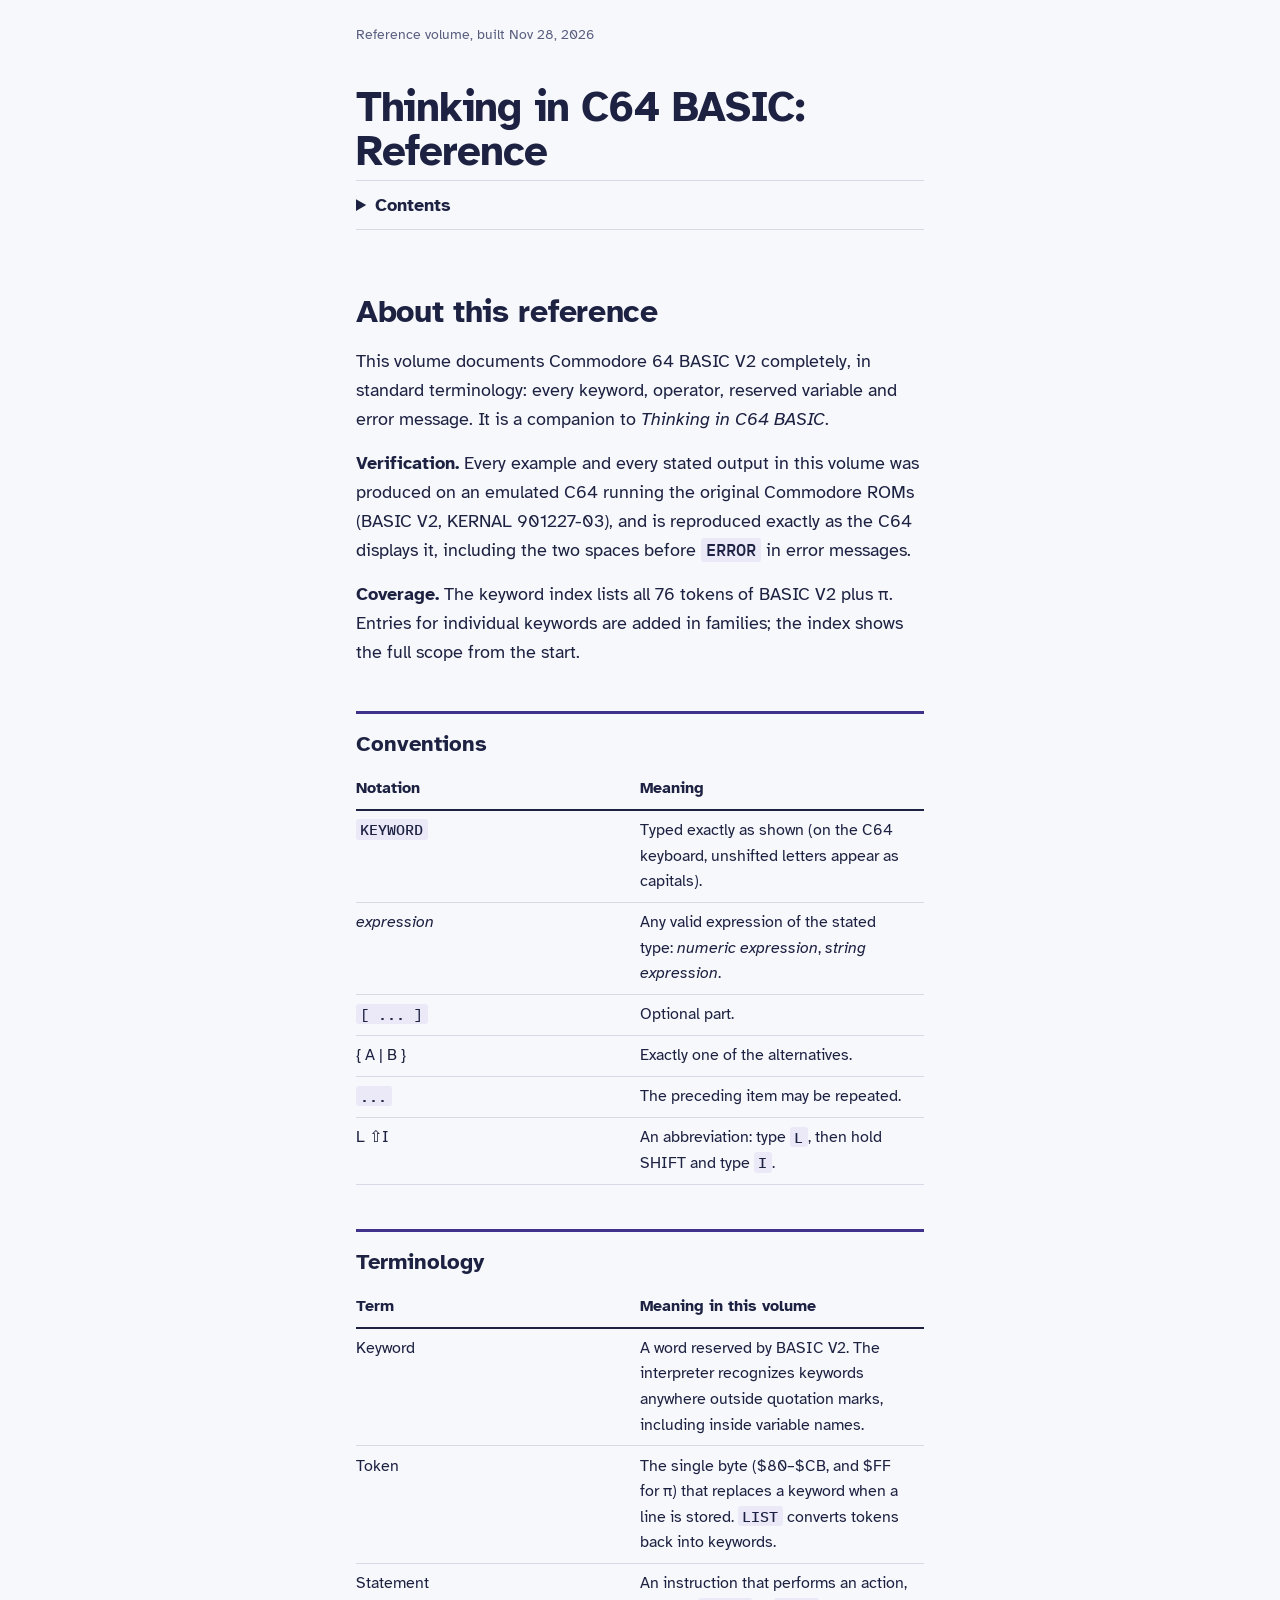
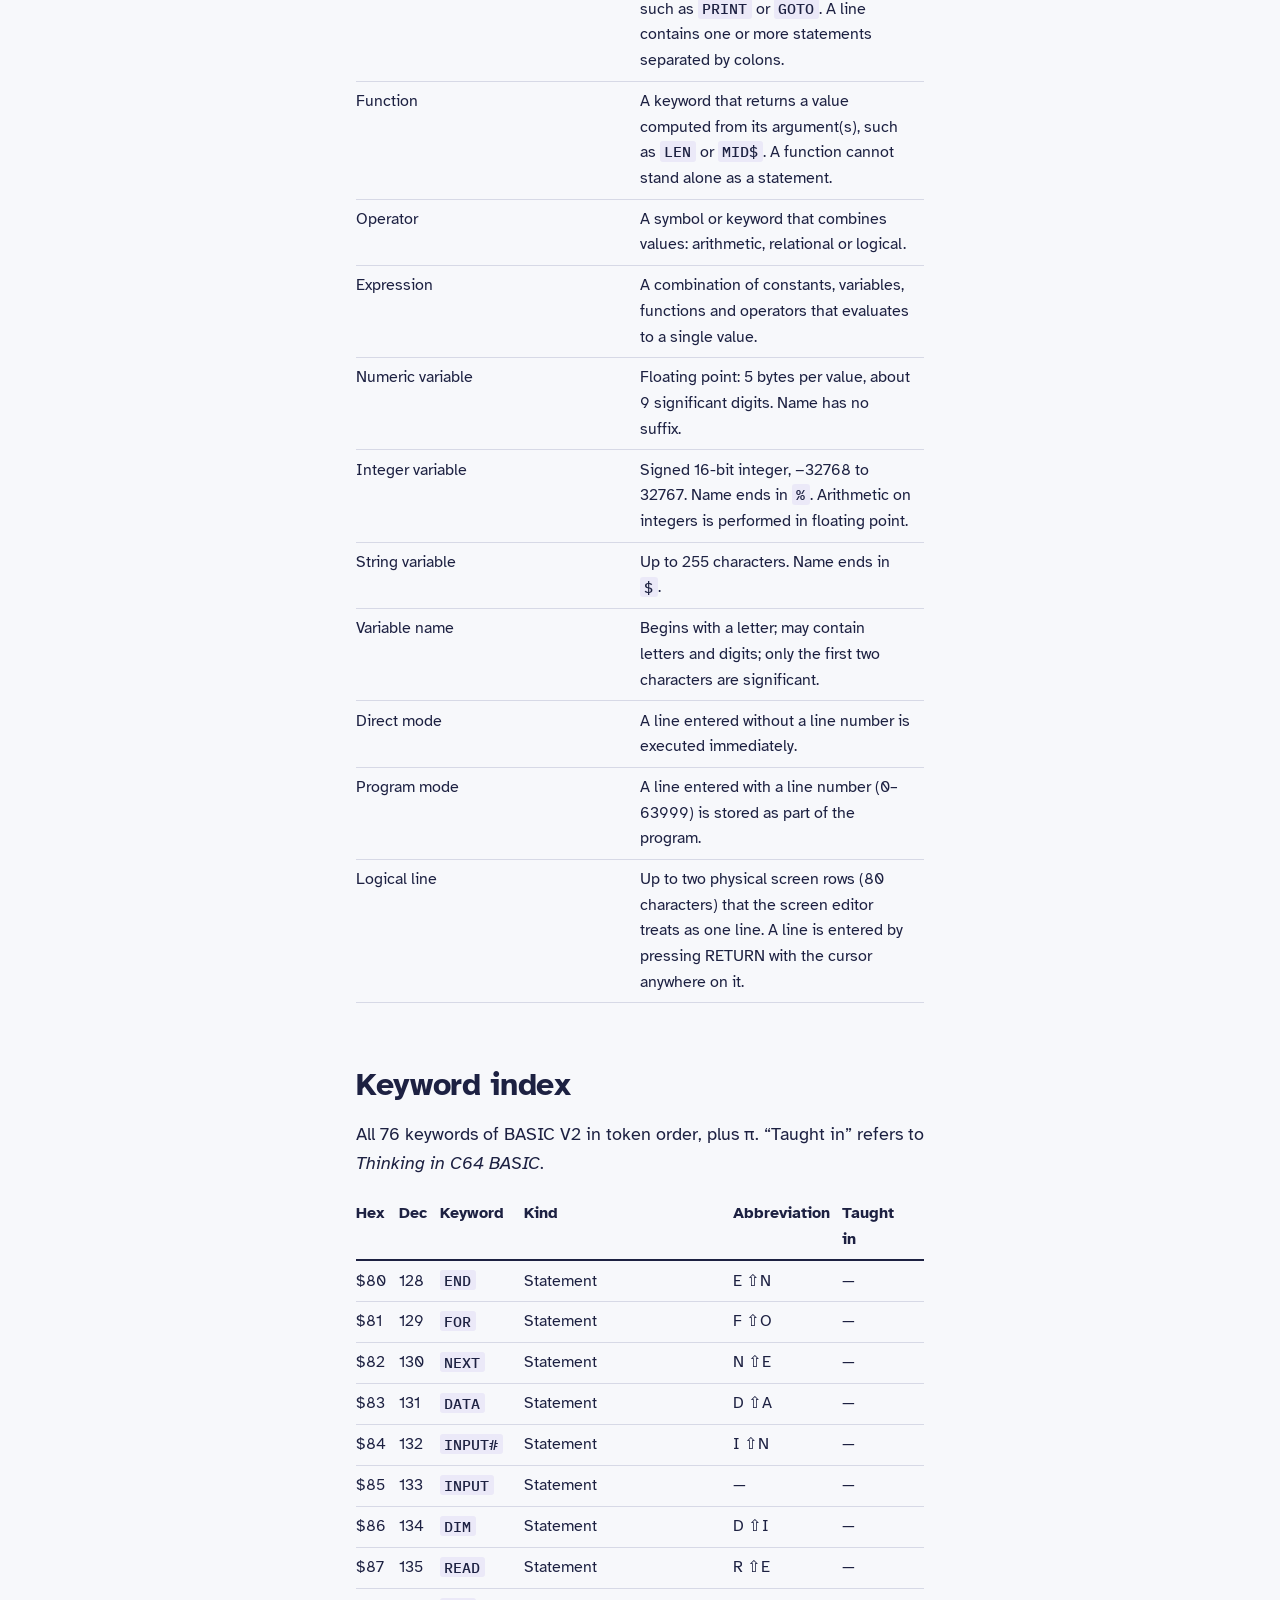
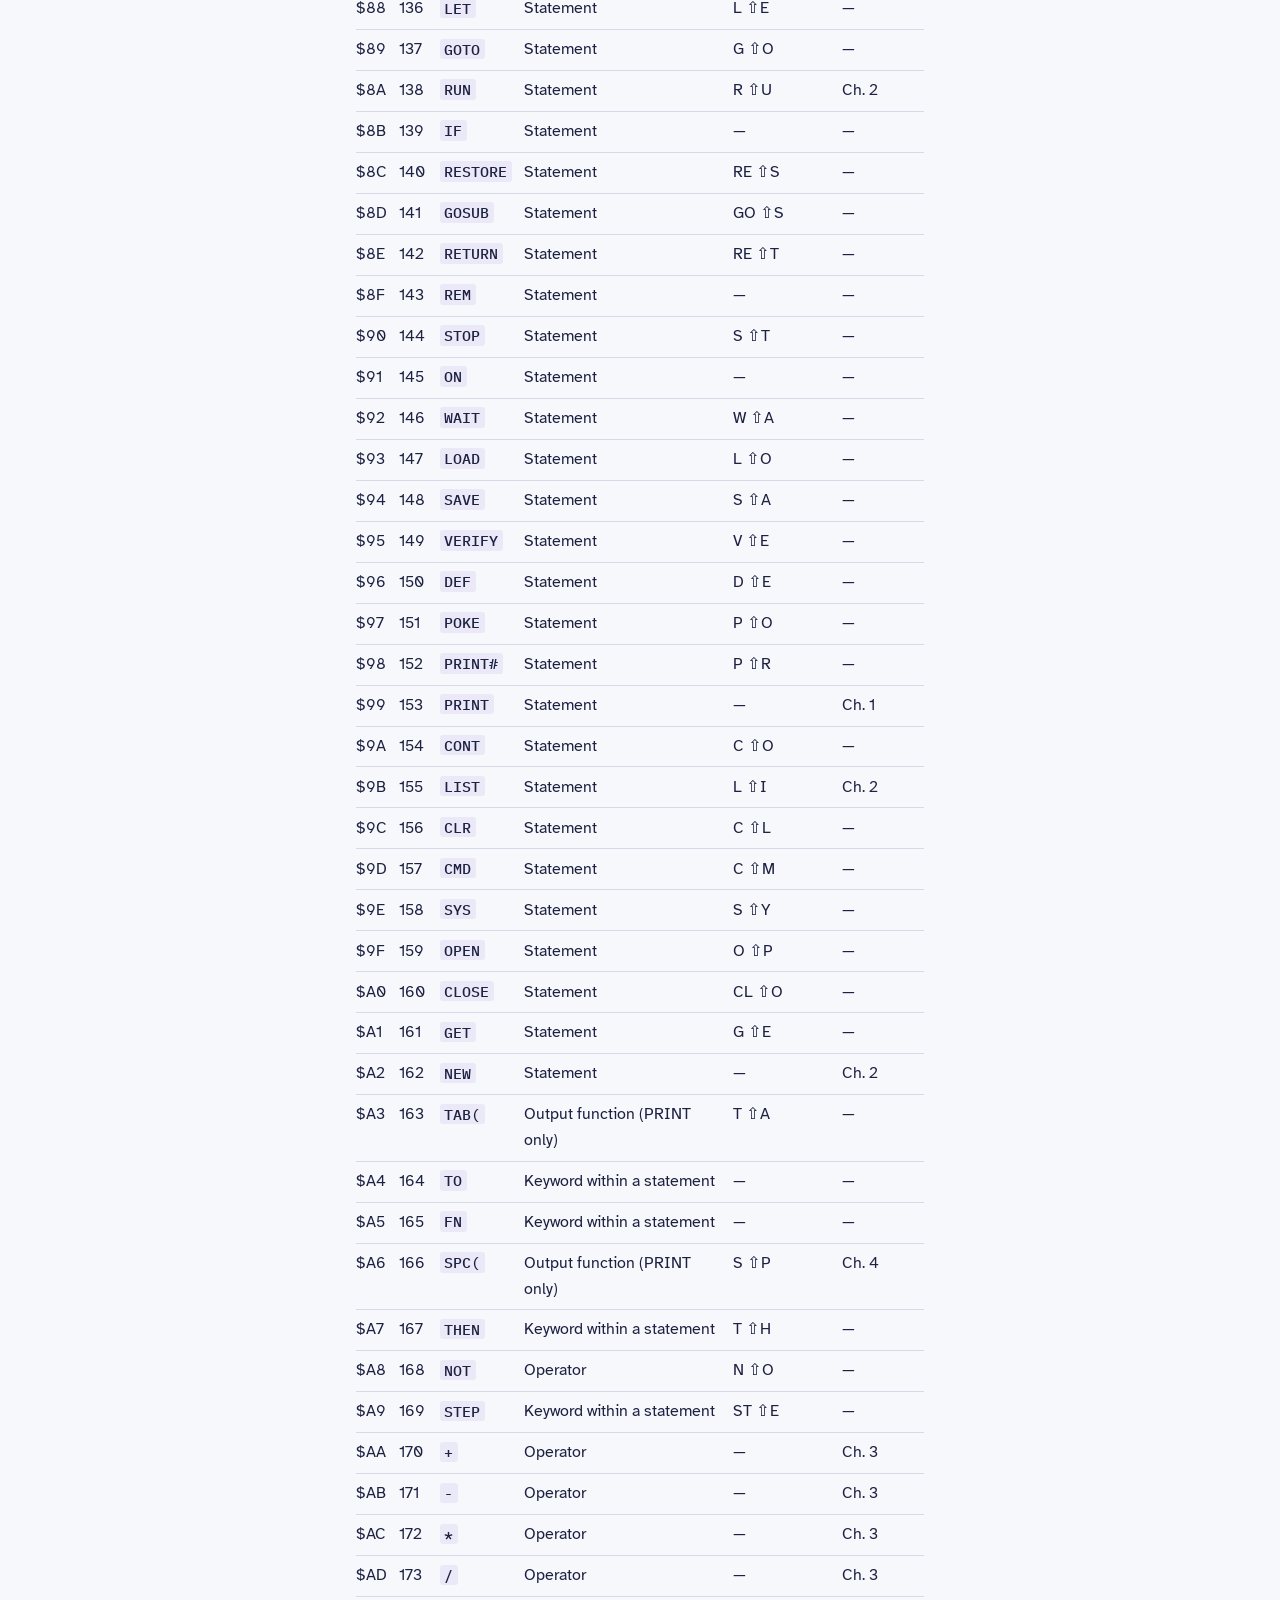
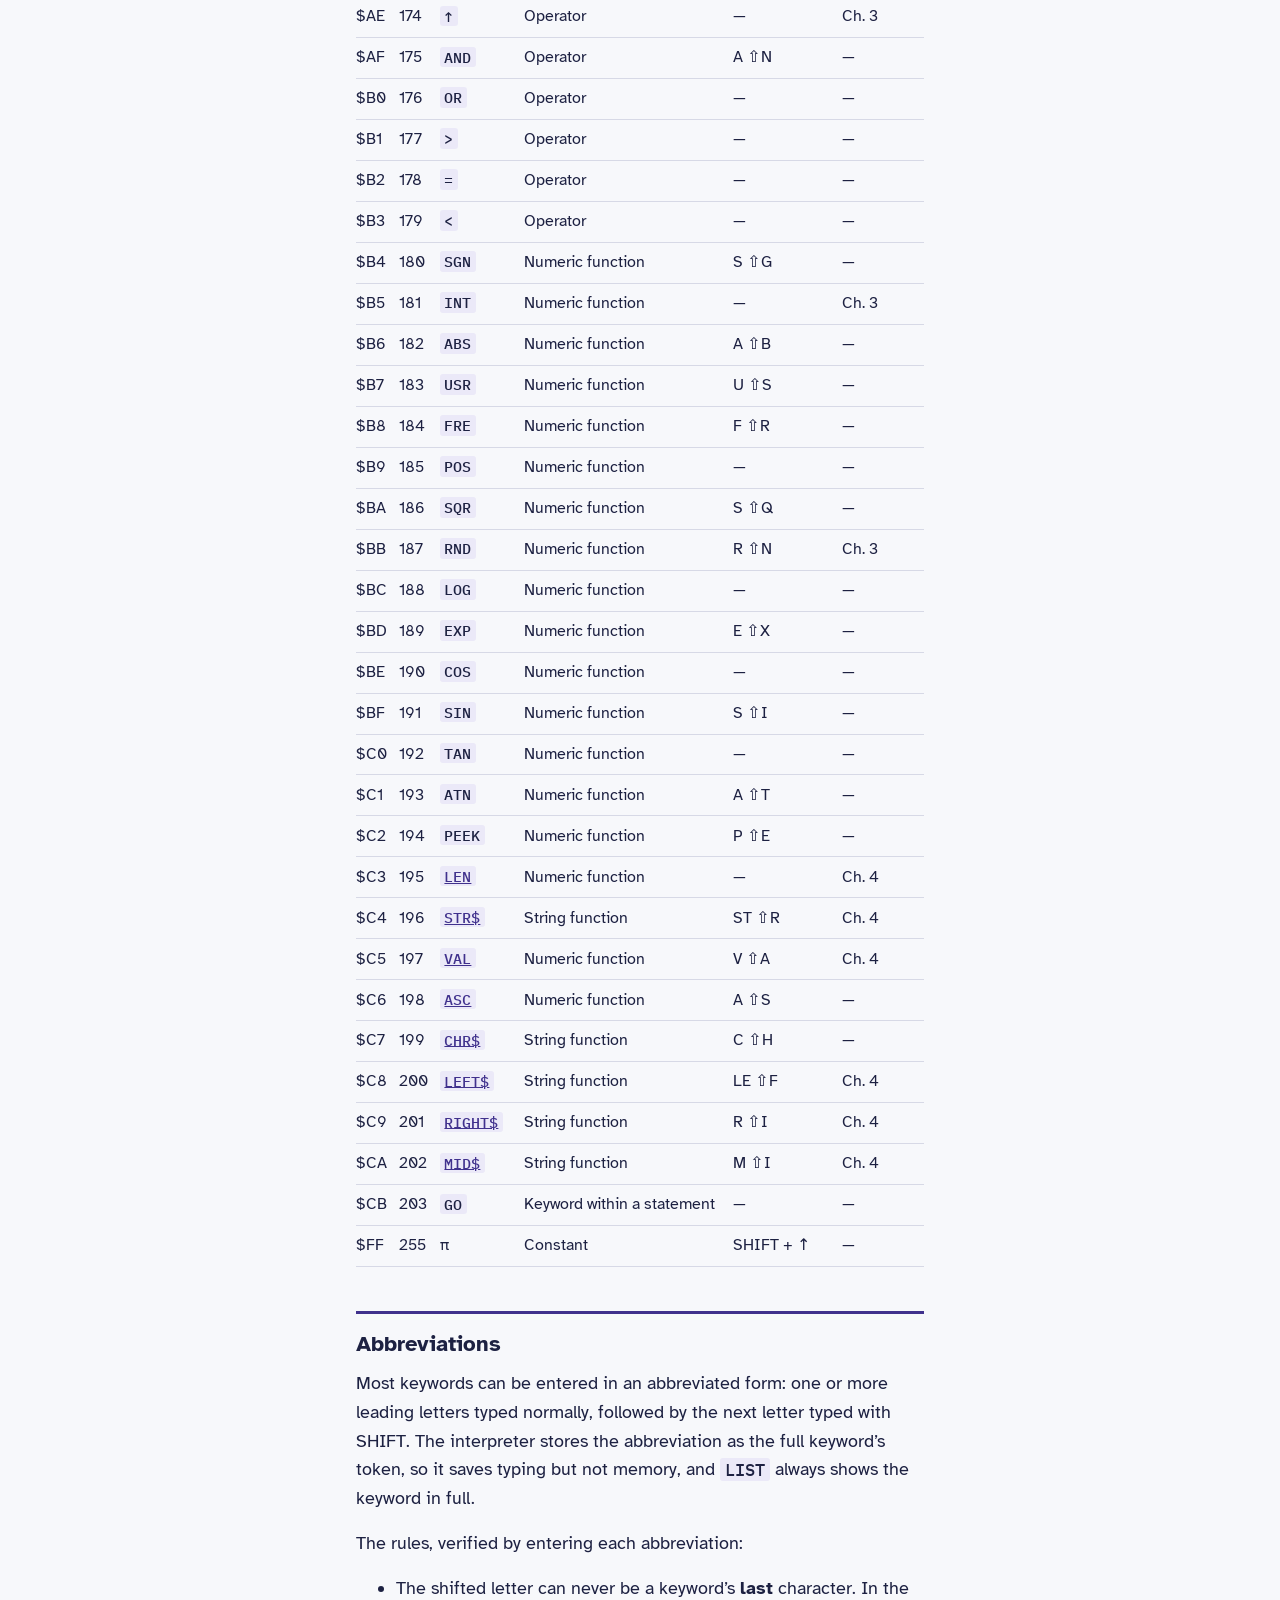
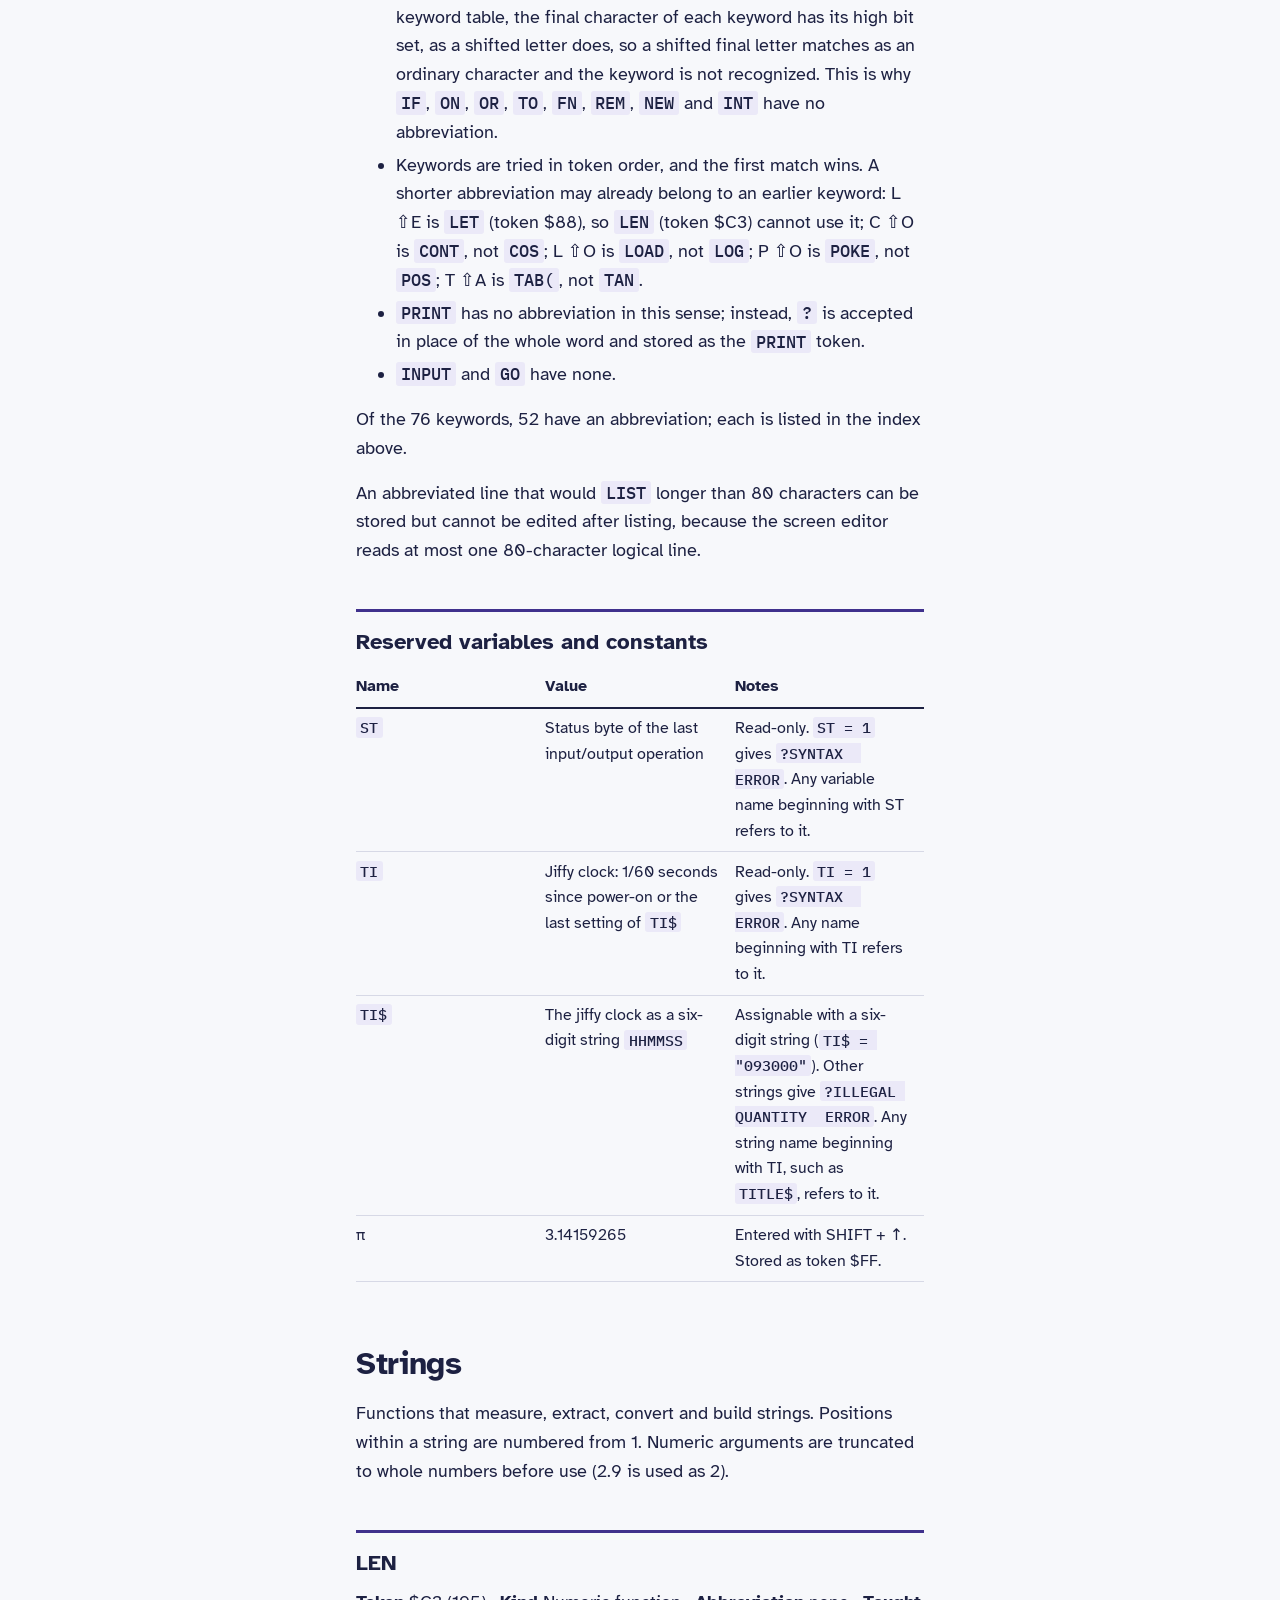
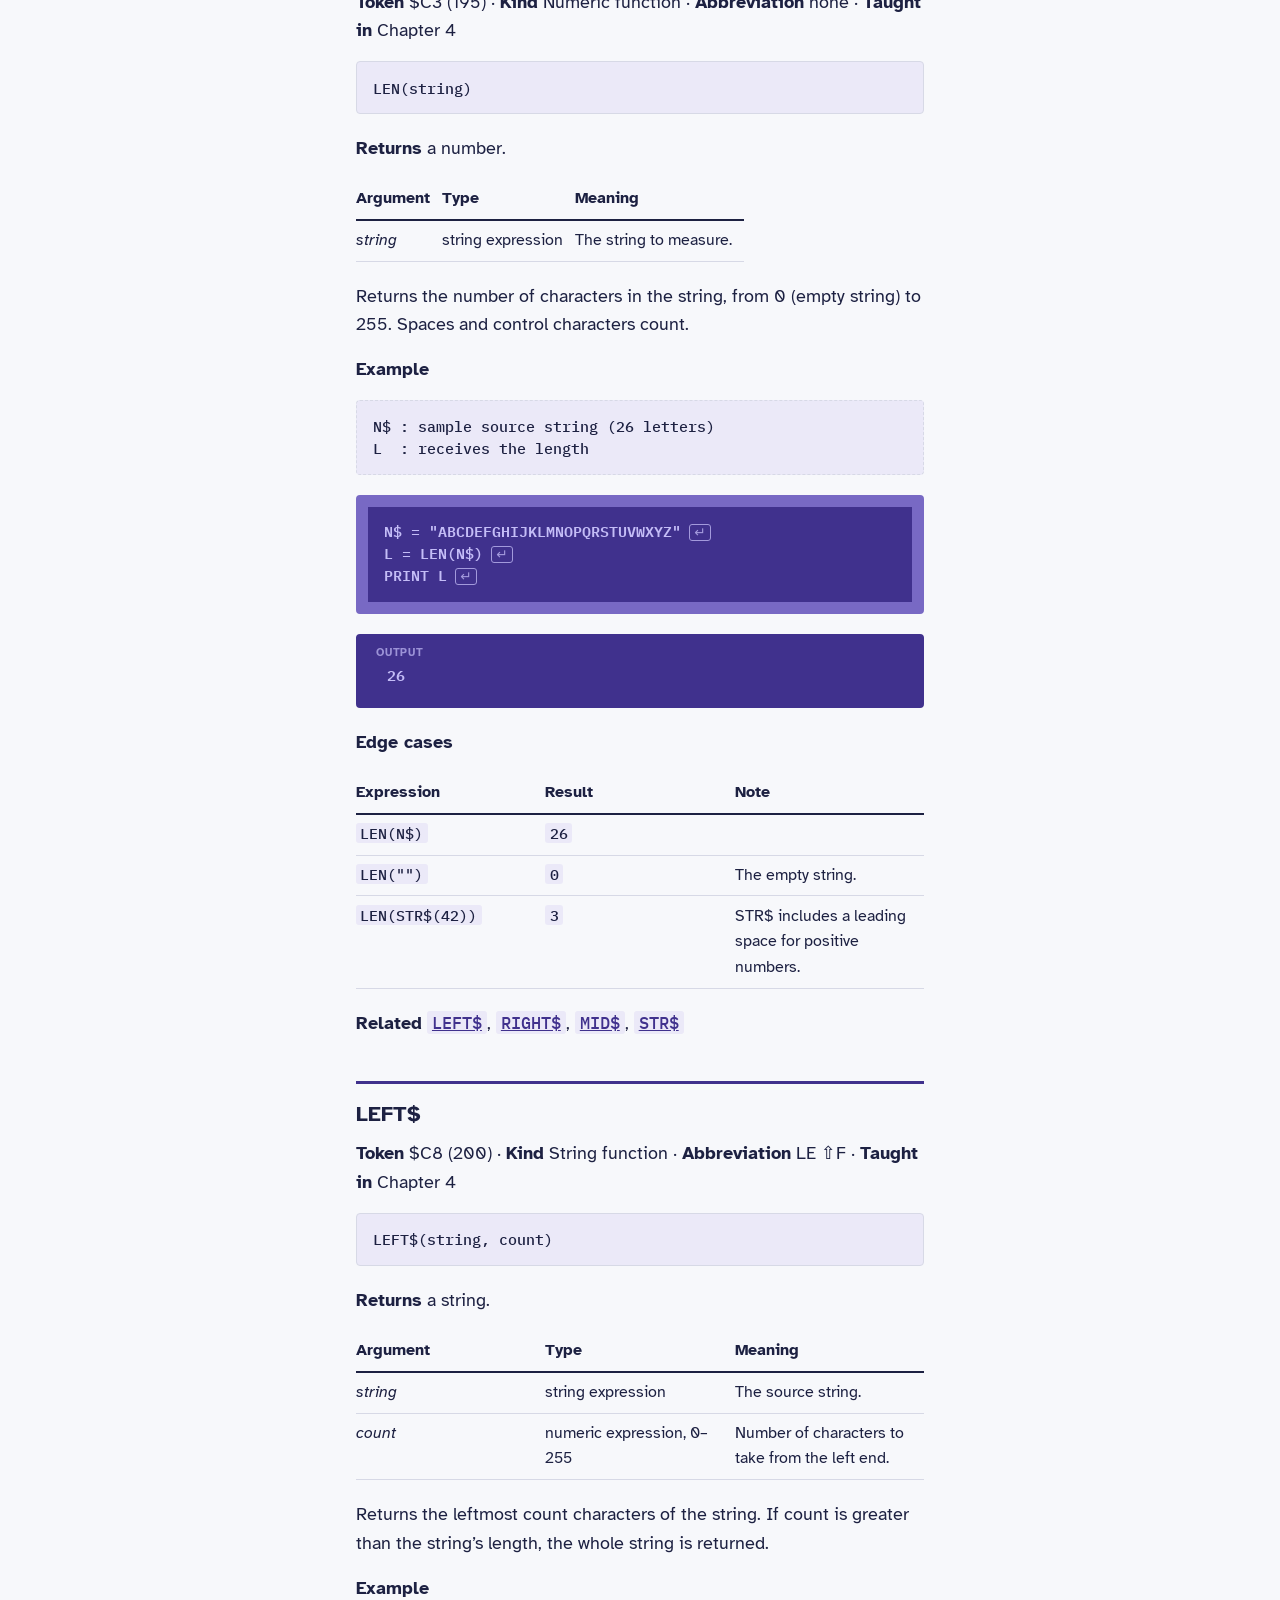
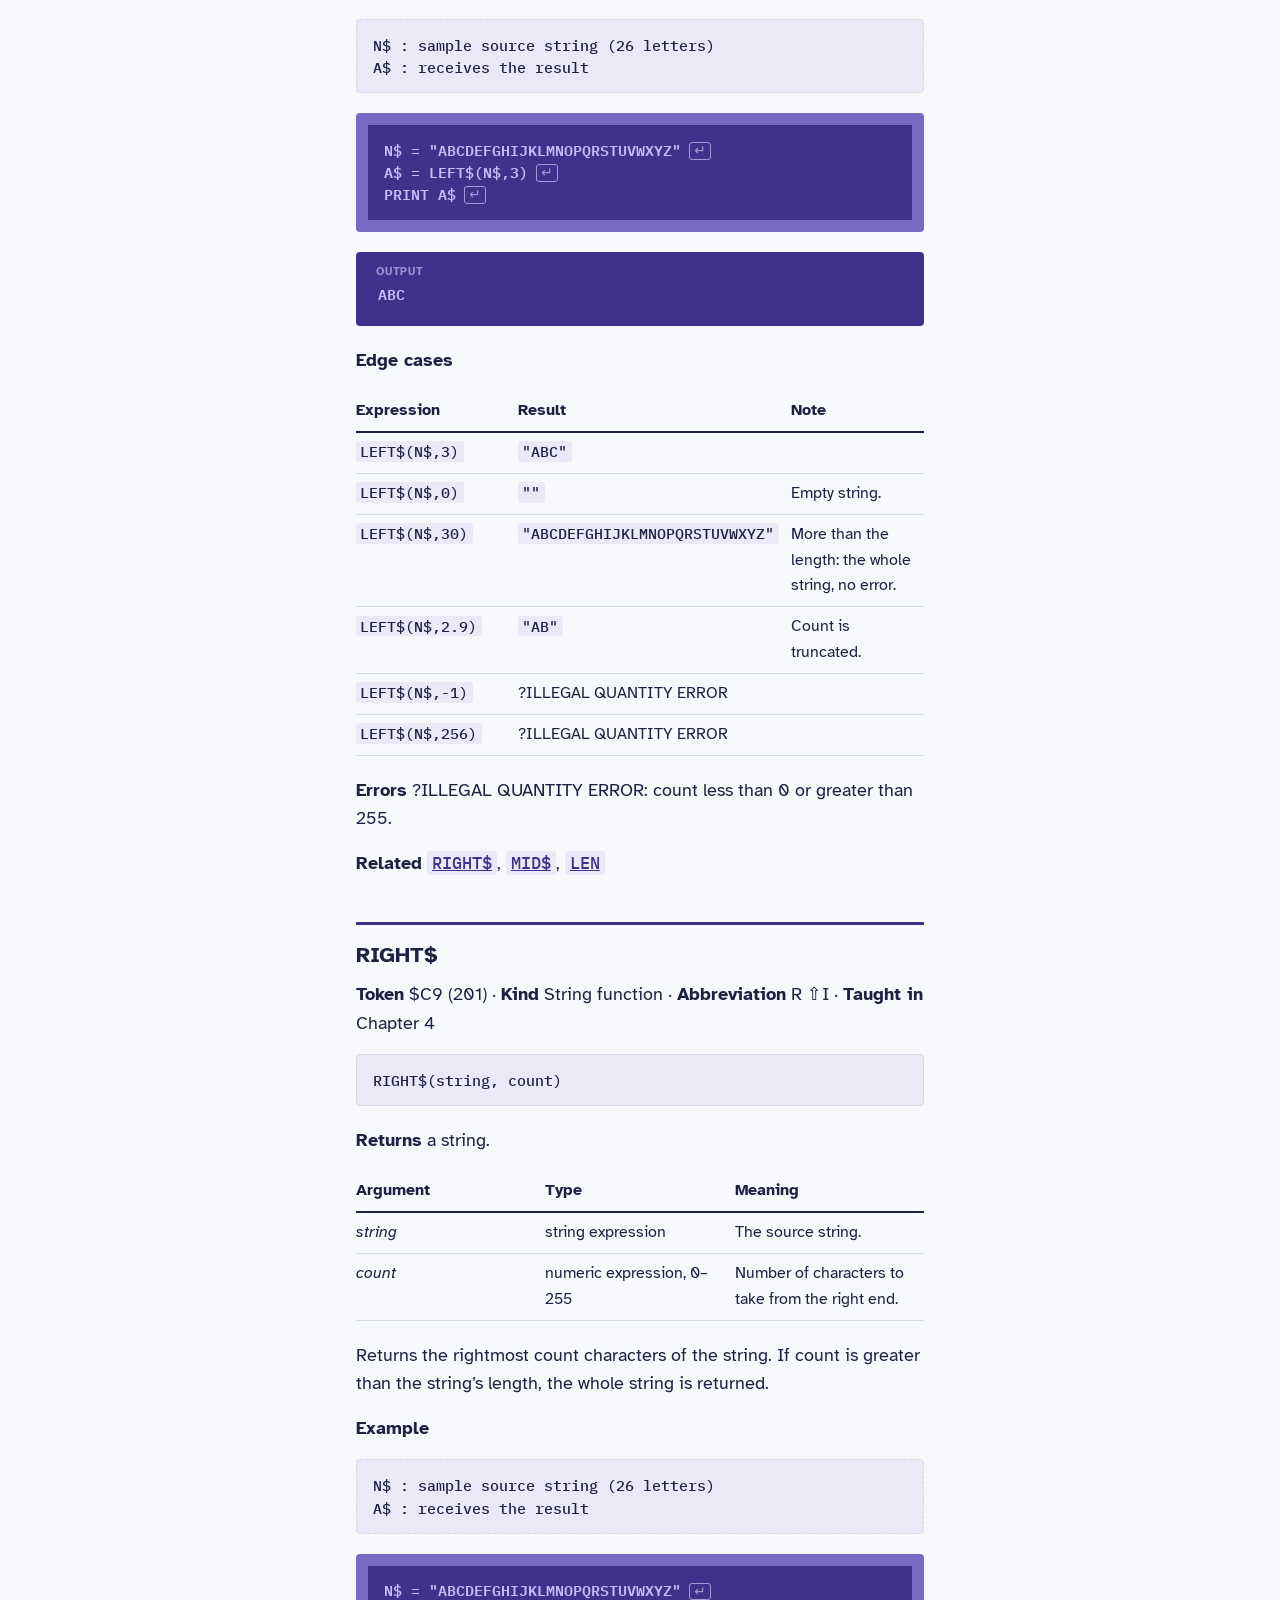
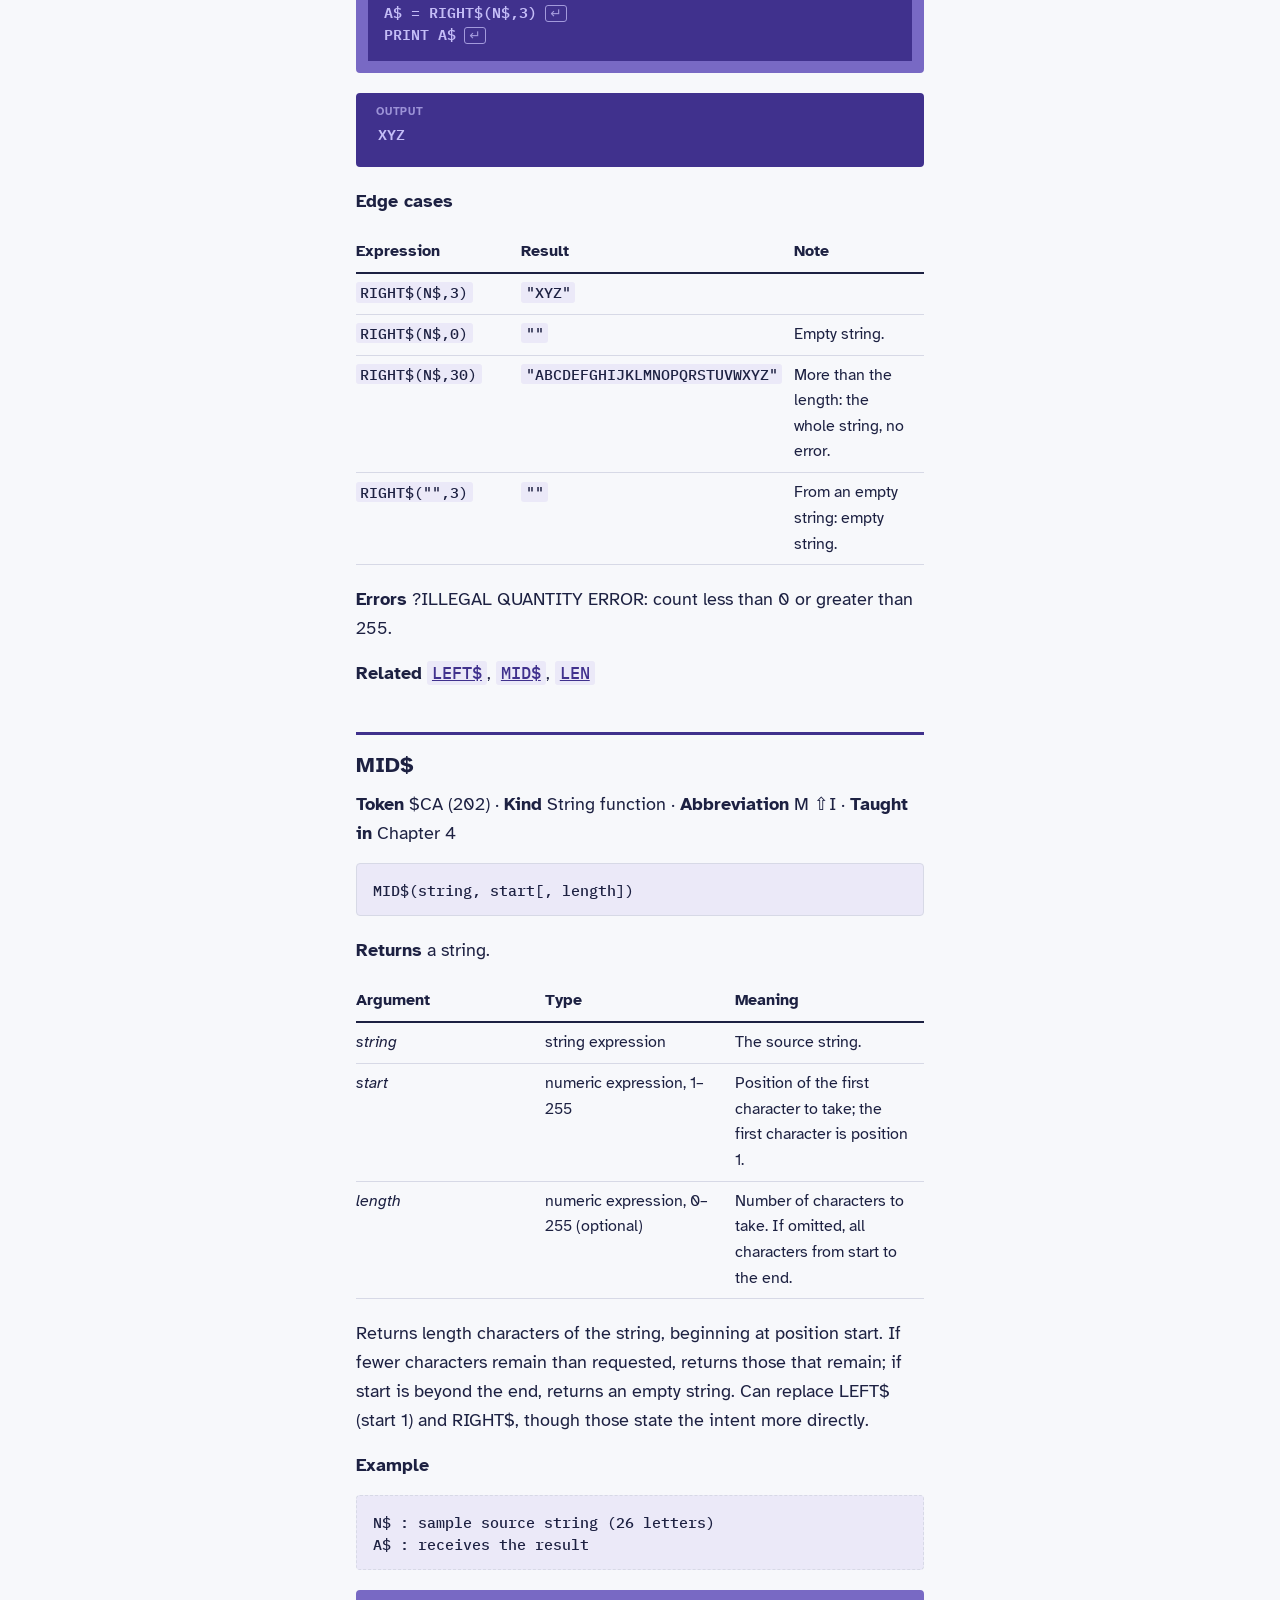
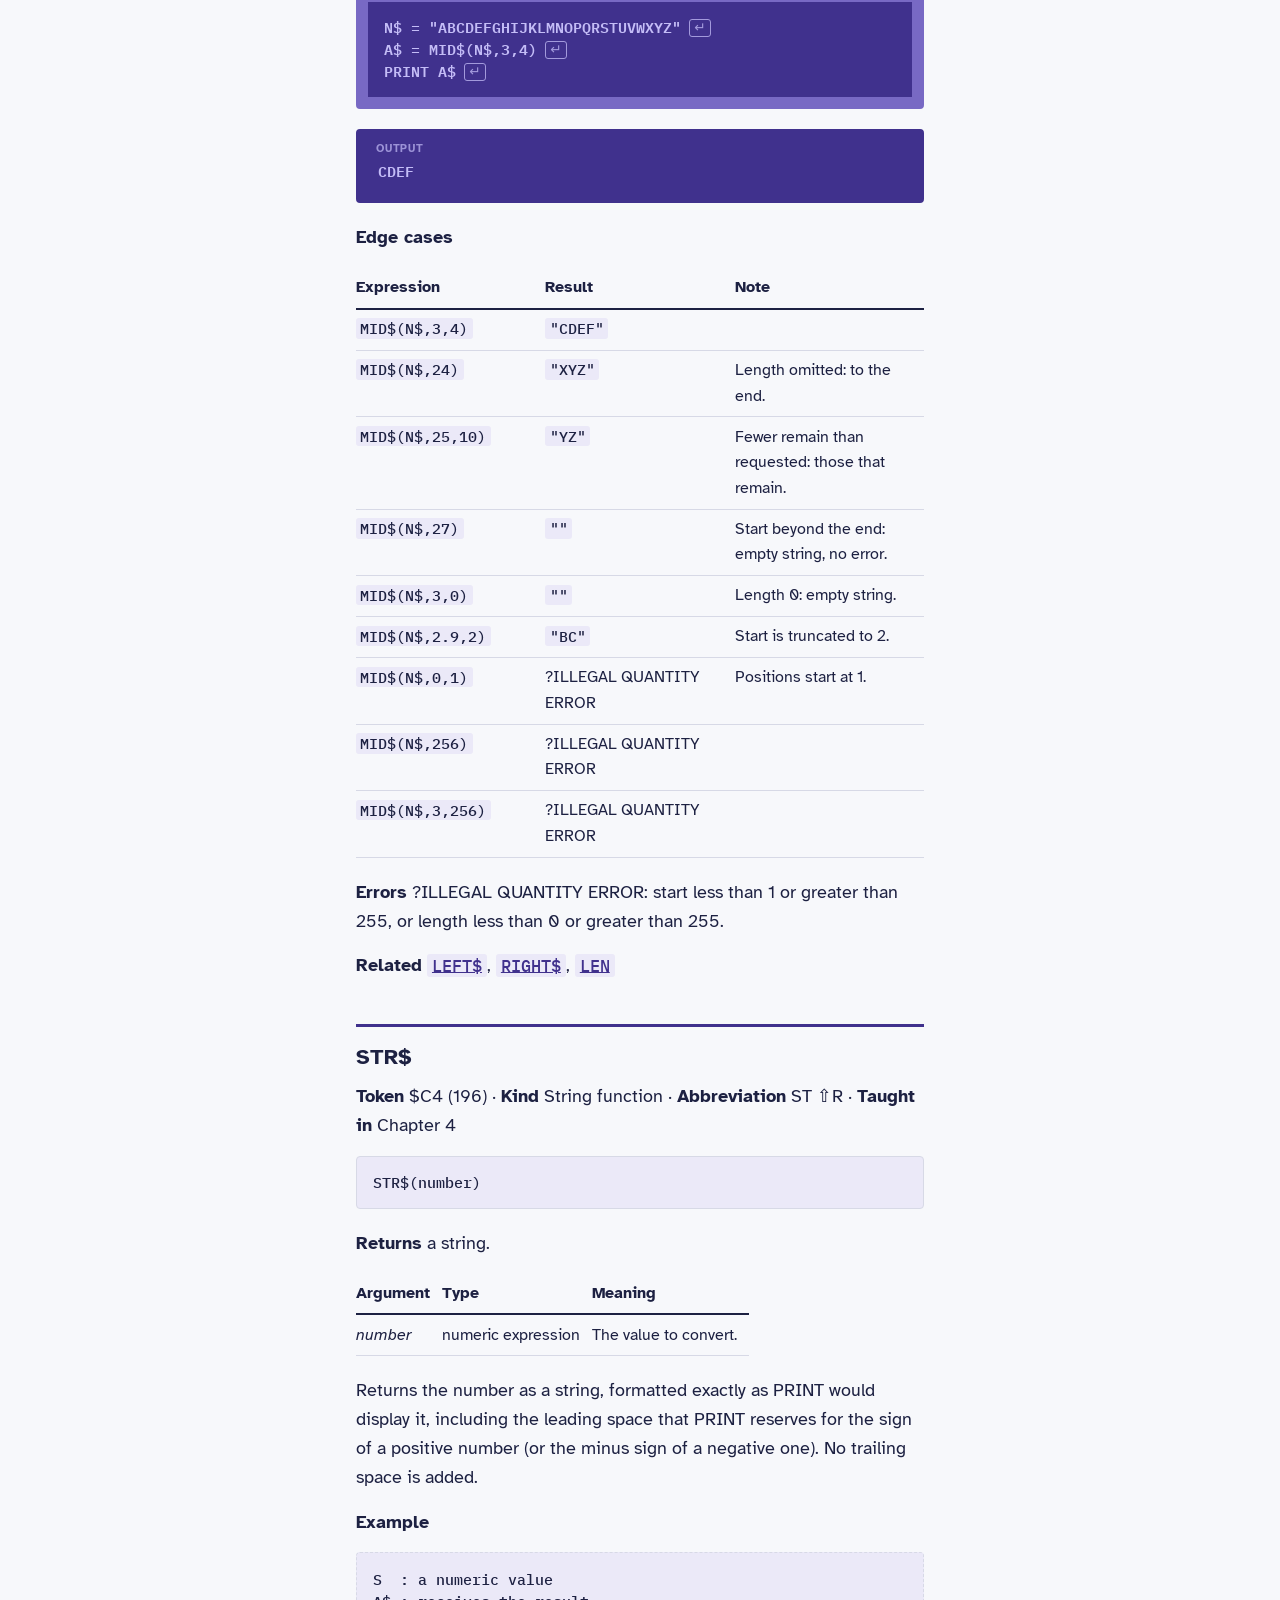
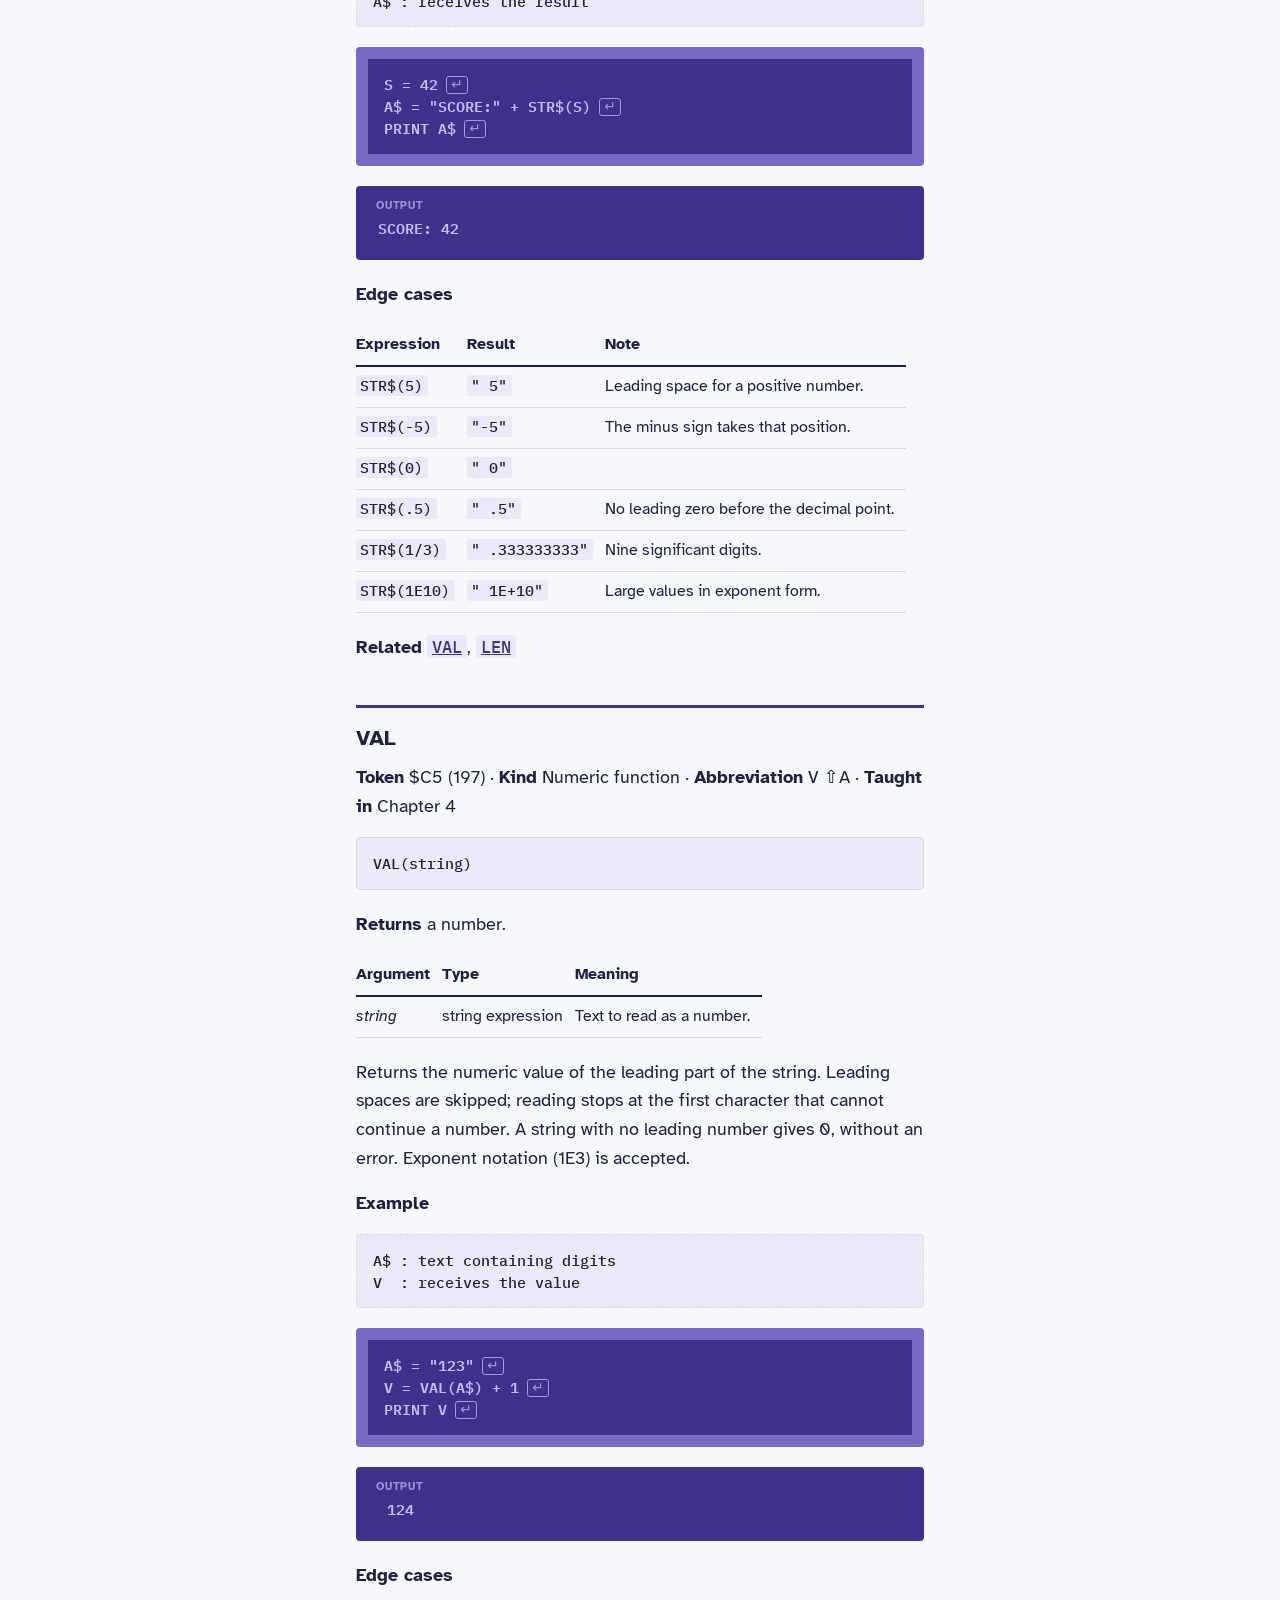
<file: docs/reference/index.html>
<!DOCTYPE html>
<html lang="en">
<head>
<meta charset="utf-8">
<meta name="viewport" content="width=device-width, initial-scale=1, viewport-fit=cover">
<title>Thinking in C64 BASIC: Reference</title>
<link rel="preconnect" href="https://fonts.googleapis.com">
<link rel="preconnect" href="https://fonts.gstatic.com" crossorigin>
<link href="https://fonts.googleapis.com/css2?family=Atkinson+Hyperlegible:ital,wght@0,400;0,700;1,400&family=IBM+Plex+Mono:wght@500;600&display=swap" rel="stylesheet">
<style>
:root {
  color-scheme: light;
  --paper: #f7f8fb;
  --ink: #1d2142;
  --muted: #5a5f80;
  --rule: #d7d9e6;
  --accent: #40318d;        /* C64 blue */
  --tint: #ebe9f8;
  --screen: #40318d;        /* C64 screen blue */
  --screen-text: #c4bdf7;   /* brightened C64 light blue, for legibility */
  --screen-frame: #7869c4;  /* C64 light blue border */
  box-sizing: border-box;
  padding-top: env(safe-area-inset-top, 0px);
  padding-bottom: env(safe-area-inset-bottom, 0px);
}
@media (prefers-color-scheme: dark) {
  :root:not([data-theme="light"]) {
    color-scheme: dark;
    --paper: #17162a; --ink: #e6e4f6; --muted: #a9a6c9; --rule: #34325a;
    --accent: #a99ff0; --tint: #26244a;
  }
}
:root[data-theme="dark"] {
  color-scheme: dark;
  --paper: #17162a; --ink: #e6e4f6; --muted: #a9a6c9; --rule: #34325a;
  --accent: #a99ff0; --tint: #26244a;
}
*, *::before, *::after { box-sizing: inherit; }
html { scroll-padding-top: env(safe-area-inset-top, 0px); -webkit-text-size-adjust: 100%; }
body {
  margin: 0;
  background: var(--paper);
  color: var(--ink);
  font: 1.125rem/1.6 "Atkinson Hyperlegible", "Segoe UI", system-ui, sans-serif;
}
main { max-width: 38rem; margin: 0 auto; padding: 1.5rem 1.25rem 4rem; }

.edition { color: var(--muted); font-size: 0.875rem; margin: 0 0 2.5rem; }
.book-title { font-weight: 700; font-size: 2.6rem; line-height: 1.05; margin: 0 0 0.4rem; letter-spacing: -0.02em; }

.tour-link { margin: 0.75rem 0 1.75rem; }
.tour-link a { display: block; padding: 0.7rem 0.9rem; border-radius: 8px; background: var(--tint);
  color: var(--ink); text-decoration: none; border-left: 4px solid var(--accent); }
.tour-link span { color: var(--accent); font-weight: 700; white-space: nowrap; }
details.toc { border-top: 1px solid var(--rule); border-bottom: 1px solid var(--rule); padding: 0.6rem 0; margin-bottom: 3rem; }
details.toc summary { cursor: pointer; font-weight: 700; }
details.toc ul { padding-left: 1.1rem; margin: 0.5rem 0 0; }
details.toc li { margin: 0.2rem 0; }
details.toc ul ul { font-size: 0.95rem; }

h1 { font-size: 2rem; line-height: 1.15; margin: 4rem 0 1rem; letter-spacing: -0.01em; }
h2 { font-size: 1.35rem; line-height: 1.25; margin: 2.75rem 0 0.75rem; padding-top: 1rem; border-top: 3px solid var(--accent); }
p, ul, ol { margin: 0 0 1rem; }
li { margin: 0.25rem 0; }
a { color: var(--accent); }
a:focus-visible, summary:focus-visible { outline: 3px solid var(--accent); outline-offset: 2px; }
strong { font-weight: 700; }

/* Code typed into the C64 looks like the C64 screen */
pre {
  background: var(--screen);
  color: var(--screen-text);
  border: 0.75rem solid var(--screen-frame);
  border-radius: 4px;
  padding: 0.9rem 1rem;
  margin: 0 0 1.25rem;
  overflow-x: auto;
  font: 600 0.95rem/1.45 "IBM Plex Mono", Consolas, "Courier New", monospace;
}
/* A RETURN keycap after each line to type: press RETURN (Enter) at the end of every line */
pre code .ln::after { content: "\21B5"; display: inline-block; margin-left: 0.6em; padding: 0 0.3em;
  font: 400 0.9em/1.15 "Segoe UI Symbol", "DejaVu Sans", "Noto Sans Symbols", "Arial Unicode MS", sans-serif;
  border: 1px solid currentColor; border-radius: 3px; opacity: 0.75; vertical-align: 0.05em; }
/* Diagrams are pictures, not something to type */
/* Code must never be reshaped: no ligatures (an IJ ligature once made "GHIJKL" read as "GHUKL"). */
pre, code { font-variant-ligatures: none; font-feature-settings: "liga" 0, "calt" 0, "dlig" 0; }
/* Reference blocks that are read, not typed: syntax, variables used, and the C64's output */
pre.syntax, pre.vars { background: var(--tint); color: var(--ink); border: 1.5px solid var(--rule); font-weight: 500; }
pre.vars { border-style: dashed; }
pre.output { border-color: var(--screen); border-width: 0.4rem; position: relative; padding-top: 1.6rem; }
pre.output::before { content: "Output"; position: absolute; top: 0.35rem; left: 0.9rem; font: 700 0.7rem "Atkinson Hyperlegible", sans-serif;
  letter-spacing: 0.06em; text-transform: uppercase; opacity: 0.7; }
pre.diagram { background: var(--tint); color: var(--ink); border: 2px dashed var(--rule); font-weight: 500; }
pre code { font: inherit; background: none; padding: 0; color: inherit; white-space: pre; }  /* never wrap a line of code: it would look like two lines */
code { white-space: pre-wrap; font: 500 0.92em "IBM Plex Mono", Consolas, monospace; background: var(--tint); padding: 0.05em 0.3em; border-radius: 3px; }

/* "Good to know" boxes: optional clarifying details, safe to skip on a first read */
/* Chapters still in testing: amber, so it's obvious they may change */
:root { --testing: #b45309; --testing-tint: #fff4e0; }
@media (prefers-color-scheme: dark) { :root { --testing: #f0b35a; --testing-tint: #2e2414; } }
div.testing { border-left: 5px solid var(--testing); padding-left: 1.25rem; }
div.testing-banner { background: var(--testing-tint); border: 1.5px solid var(--testing); border-radius: 8px;
  padding: 0.75rem 1rem; margin: 0 0 1.5rem; }
div.testing-banner::before { content: "In testing"; display: block; font-weight: 700; color: var(--testing); margin-bottom: 0.25rem; }
div.testing-banner > :last-child { margin-bottom: 0; }
.badge { display: inline-block; font-size: 0.5em; font-weight: 700; vertical-align: middle; letter-spacing: 0.02em;
  padding: 0.15em 0.6em; border-radius: 999px; background: var(--testing); color: #fff; }
@media (prefers-color-scheme: dark) { .badge { color: #2e2414; } }
div.good-to-know { border-left: 4px solid var(--accent); background: var(--tint);
  padding: 0.75rem 1rem; margin: 0 0 1.25rem; border-radius: 0 6px 6px 0; }
div.good-to-know::before { content: "Good to know"; display: block; font-weight: 700;
  color: var(--accent); margin-bottom: 0.25rem; }
div.good-to-know > :last-child { margin-bottom: 0; }
table { display: block; overflow-x: auto; border-collapse: collapse; margin: 0 0 1.25rem; font-size: 1rem; max-width: 100%; }
th, td { text-align: left; vertical-align: top; padding: 0.45rem 0.75rem 0.45rem 0; border-bottom: 1px solid var(--rule); }
th { border-bottom: 2px solid var(--ink); }

@media print {
  :root { --paper: #fff; --ink: #000; --muted: #444; --rule: #bbb; --accent: #40318d; --tint: #eee; }
  details.toc, .tour-link { display: none; }
  h1 { break-before: page; margin-top: 0; }
  pre, table { break-inside: avoid; }
  pre { font-size: 0.78rem; }   /* the page can't scroll, so make long lines fit */
}
@page { size: letter; margin: 2cm 2cm 2.2cm; }
</style>
</head>
<body>
<main>
<p class="edition">Reference volume, built Nov 28, 2026</p>
<p class="book-title">Thinking in C64 BASIC: Reference</p>
<details class="toc">
<summary>Contents</summary>
<ul>
<li><a href="#about-this-reference" id="toc-about-this-reference">About
this reference</a>
<ul>
<li><a href="#conventions" id="toc-conventions">Conventions</a></li>
<li><a href="#terminology" id="toc-terminology">Terminology</a></li>
</ul></li>
<li><a href="#keyword-index" id="toc-keyword-index">Keyword index</a>
<ul>
<li><a href="#abbreviations"
id="toc-abbreviations">Abbreviations</a></li>
<li><a href="#reserved-variables-and-constants"
id="toc-reserved-variables-and-constants">Reserved variables and
constants</a></li>
</ul></li>
<li><a href="#strings" id="toc-strings">Strings</a>
<ul>
<li><a href="#kw-len" id="toc-kw-len">LEN</a></li>
<li><a href="#kw-lefts" id="toc-kw-lefts">LEFT$</a></li>
<li><a href="#kw-rights" id="toc-kw-rights">RIGHT$</a></li>
<li><a href="#kw-mids" id="toc-kw-mids">MID$</a></li>
<li><a href="#kw-strs" id="toc-kw-strs">STR$</a></li>
<li><a href="#kw-val" id="toc-kw-val">VAL</a></li>
<li><a href="#kw-chrs" id="toc-kw-chrs">CHR$</a></li>
<li><a href="#kw-asc" id="toc-kw-asc">ASC</a></li>
</ul></li>
<li><a href="#petscii-and-screen-codes"
id="toc-petscii-and-screen-codes">PETSCII and screen codes</a>
<ul>
<li><a href="#control-codes" id="toc-control-codes">Control
codes</a></li>
<li><a href="#printable-characters"
id="toc-printable-characters">Printable characters</a></li>
<li><a href="#notes" id="toc-notes">Notes</a></li>
</ul></li>
<li><a href="#emulation-notes" id="toc-emulation-notes">Emulation
notes</a>
<ul>
<li><a href="#the-course-site-vc64web"
id="toc-the-course-site-vc64web">The course site (vc64web)</a></li>
<li><a href="#rom-files" id="toc-rom-files">ROM files</a></li>
<li><a href="#to-be-collected" id="toc-to-be-collected">To be
collected</a></li>
</ul></li>
</ul>
</details>
<h1 id="about-this-reference">About this reference</h1>
<p>This volume documents Commodore 64 BASIC V2 completely, in standard
terminology: every keyword, operator, reserved variable and error
message. It is a companion to <em>Thinking in C64 BASIC</em>.</p>
<p><strong>Verification.</strong> Every example and every stated output
in this volume was produced on an emulated C64 running the original
Commodore ROMs (BASIC V2, KERNAL 901227-03), and is reproduced exactly
as the C64 displays it, including the two spaces before
<code>ERROR</code> in error messages.</p>
<p><strong>Coverage.</strong> The keyword index lists all 76 tokens of
BASIC V2 plus π. Entries for individual keywords are added in families;
the index shows the full scope from the start.</p>
<h2 id="conventions">Conventions</h2>
<table>
<colgroup>
<col style="width: 50%" />
<col style="width: 50%" />
</colgroup>
<thead>
<tr>
<th>Notation</th>
<th>Meaning</th>
</tr>
</thead>
<tbody>
<tr>
<td><code>KEYWORD</code></td>
<td>Typed exactly as shown (on the C64 keyboard, unshifted letters
appear as capitals).</td>
</tr>
<tr>
<td><em>expression</em></td>
<td>Any valid expression of the stated type: <em>numeric
expression</em>, <em>string expression</em>.</td>
</tr>
<tr>
<td><code>[ ... ]</code></td>
<td>Optional part.</td>
</tr>
<tr>
<td>{ A | B }</td>
<td>Exactly one of the alternatives.</td>
</tr>
<tr>
<td><code>...</code></td>
<td>The preceding item may be repeated.</td>
</tr>
<tr>
<td>L ⇧I</td>
<td>An abbreviation: type <code>L</code>, then hold SHIFT and type
<code>I</code>.</td>
</tr>
</tbody>
</table>
<h2 id="terminology">Terminology</h2>
<table>
<colgroup>
<col style="width: 50%" />
<col style="width: 50%" />
</colgroup>
<thead>
<tr>
<th>Term</th>
<th>Meaning in this volume</th>
</tr>
</thead>
<tbody>
<tr>
<td>Keyword</td>
<td>A word reserved by BASIC V2. The interpreter recognizes keywords
anywhere outside quotation marks, including inside variable names.</td>
</tr>
<tr>
<td>Token</td>
<td>The single byte ($80–$CB, and $FF for π) that replaces a keyword
when a line is stored. <code>LIST</code> converts tokens back into
keywords.</td>
</tr>
<tr>
<td>Statement</td>
<td>An instruction that performs an action, such as <code>PRINT</code>
or <code>GOTO</code>. A line contains one or more statements separated
by colons.</td>
</tr>
<tr>
<td>Function</td>
<td>A keyword that returns a value computed from its argument(s), such
as <code>LEN</code> or <code>MID$</code>. A function cannot stand alone
as a statement.</td>
</tr>
<tr>
<td>Operator</td>
<td>A symbol or keyword that combines values: arithmetic, relational or
logical.</td>
</tr>
<tr>
<td>Expression</td>
<td>A combination of constants, variables, functions and operators that
evaluates to a single value.</td>
</tr>
<tr>
<td>Numeric variable</td>
<td>Floating point: 5 bytes per value, about 9 significant digits. Name
has no suffix.</td>
</tr>
<tr>
<td>Integer variable</td>
<td>Signed 16-bit integer, −32768 to 32767. Name ends in <code>%</code>.
Arithmetic on integers is performed in floating point.</td>
</tr>
<tr>
<td>String variable</td>
<td>Up to 255 characters. Name ends in <code>$</code>.</td>
</tr>
<tr>
<td>Variable name</td>
<td>Begins with a letter; may contain letters and digits; only the first
two characters are significant.</td>
</tr>
<tr>
<td>Direct mode</td>
<td>A line entered without a line number is executed immediately.</td>
</tr>
<tr>
<td>Program mode</td>
<td>A line entered with a line number (0–63999) is stored as part of the
program.</td>
</tr>
<tr>
<td>Logical line</td>
<td>Up to two physical screen rows (80 characters) that the screen
editor treats as one line. A line is entered by pressing RETURN with the
cursor anywhere on it.</td>
</tr>
</tbody>
</table>
<h1 id="keyword-index">Keyword index</h1>
<p>All 76 keywords of BASIC V2 in token order, plus π. “Taught in”
refers to <em>Thinking in C64 BASIC</em>.</p>
<table>
<thead>
<tr>
<th>Hex</th>
<th>Dec</th>
<th>Keyword</th>
<th>Kind</th>
<th>Abbreviation</th>
<th>Taught in</th>
</tr>
</thead>
<tbody>
<tr>
<td>$80</td>
<td>128</td>
<td><code>END</code></td>
<td>Statement</td>
<td>E ⇧N</td>
<td>—</td>
</tr>
<tr>
<td>$81</td>
<td>129</td>
<td><code>FOR</code></td>
<td>Statement</td>
<td>F ⇧O</td>
<td>—</td>
</tr>
<tr>
<td>$82</td>
<td>130</td>
<td><code>NEXT</code></td>
<td>Statement</td>
<td>N ⇧E</td>
<td>—</td>
</tr>
<tr>
<td>$83</td>
<td>131</td>
<td><code>DATA</code></td>
<td>Statement</td>
<td>D ⇧A</td>
<td>—</td>
</tr>
<tr>
<td>$84</td>
<td>132</td>
<td><code>INPUT#</code></td>
<td>Statement</td>
<td>I ⇧N</td>
<td>—</td>
</tr>
<tr>
<td>$85</td>
<td>133</td>
<td><code>INPUT</code></td>
<td>Statement</td>
<td>—</td>
<td>—</td>
</tr>
<tr>
<td>$86</td>
<td>134</td>
<td><code>DIM</code></td>
<td>Statement</td>
<td>D ⇧I</td>
<td>—</td>
</tr>
<tr>
<td>$87</td>
<td>135</td>
<td><code>READ</code></td>
<td>Statement</td>
<td>R ⇧E</td>
<td>—</td>
</tr>
<tr>
<td>$88</td>
<td>136</td>
<td><code>LET</code></td>
<td>Statement</td>
<td>L ⇧E</td>
<td>—</td>
</tr>
<tr>
<td>$89</td>
<td>137</td>
<td><code>GOTO</code></td>
<td>Statement</td>
<td>G ⇧O</td>
<td>—</td>
</tr>
<tr>
<td>$8A</td>
<td>138</td>
<td><code>RUN</code></td>
<td>Statement</td>
<td>R ⇧U</td>
<td>Ch. 2</td>
</tr>
<tr>
<td>$8B</td>
<td>139</td>
<td><code>IF</code></td>
<td>Statement</td>
<td>—</td>
<td>—</td>
</tr>
<tr>
<td>$8C</td>
<td>140</td>
<td><code>RESTORE</code></td>
<td>Statement</td>
<td>RE ⇧S</td>
<td>—</td>
</tr>
<tr>
<td>$8D</td>
<td>141</td>
<td><code>GOSUB</code></td>
<td>Statement</td>
<td>GO ⇧S</td>
<td>—</td>
</tr>
<tr>
<td>$8E</td>
<td>142</td>
<td><code>RETURN</code></td>
<td>Statement</td>
<td>RE ⇧T</td>
<td>—</td>
</tr>
<tr>
<td>$8F</td>
<td>143</td>
<td><code>REM</code></td>
<td>Statement</td>
<td>—</td>
<td>—</td>
</tr>
<tr>
<td>$90</td>
<td>144</td>
<td><code>STOP</code></td>
<td>Statement</td>
<td>S ⇧T</td>
<td>—</td>
</tr>
<tr>
<td>$91</td>
<td>145</td>
<td><code>ON</code></td>
<td>Statement</td>
<td>—</td>
<td>—</td>
</tr>
<tr>
<td>$92</td>
<td>146</td>
<td><code>WAIT</code></td>
<td>Statement</td>
<td>W ⇧A</td>
<td>—</td>
</tr>
<tr>
<td>$93</td>
<td>147</td>
<td><code>LOAD</code></td>
<td>Statement</td>
<td>L ⇧O</td>
<td>—</td>
</tr>
<tr>
<td>$94</td>
<td>148</td>
<td><code>SAVE</code></td>
<td>Statement</td>
<td>S ⇧A</td>
<td>—</td>
</tr>
<tr>
<td>$95</td>
<td>149</td>
<td><code>VERIFY</code></td>
<td>Statement</td>
<td>V ⇧E</td>
<td>—</td>
</tr>
<tr>
<td>$96</td>
<td>150</td>
<td><code>DEF</code></td>
<td>Statement</td>
<td>D ⇧E</td>
<td>—</td>
</tr>
<tr>
<td>$97</td>
<td>151</td>
<td><code>POKE</code></td>
<td>Statement</td>
<td>P ⇧O</td>
<td>—</td>
</tr>
<tr>
<td>$98</td>
<td>152</td>
<td><code>PRINT#</code></td>
<td>Statement</td>
<td>P ⇧R</td>
<td>—</td>
</tr>
<tr>
<td>$99</td>
<td>153</td>
<td><code>PRINT</code></td>
<td>Statement</td>
<td>—</td>
<td>Ch. 1</td>
</tr>
<tr>
<td>$9A</td>
<td>154</td>
<td><code>CONT</code></td>
<td>Statement</td>
<td>C ⇧O</td>
<td>—</td>
</tr>
<tr>
<td>$9B</td>
<td>155</td>
<td><code>LIST</code></td>
<td>Statement</td>
<td>L ⇧I</td>
<td>Ch. 2</td>
</tr>
<tr>
<td>$9C</td>
<td>156</td>
<td><code>CLR</code></td>
<td>Statement</td>
<td>C ⇧L</td>
<td>—</td>
</tr>
<tr>
<td>$9D</td>
<td>157</td>
<td><code>CMD</code></td>
<td>Statement</td>
<td>C ⇧M</td>
<td>—</td>
</tr>
<tr>
<td>$9E</td>
<td>158</td>
<td><code>SYS</code></td>
<td>Statement</td>
<td>S ⇧Y</td>
<td>—</td>
</tr>
<tr>
<td>$9F</td>
<td>159</td>
<td><code>OPEN</code></td>
<td>Statement</td>
<td>O ⇧P</td>
<td>—</td>
</tr>
<tr>
<td>$A0</td>
<td>160</td>
<td><code>CLOSE</code></td>
<td>Statement</td>
<td>CL ⇧O</td>
<td>—</td>
</tr>
<tr>
<td>$A1</td>
<td>161</td>
<td><code>GET</code></td>
<td>Statement</td>
<td>G ⇧E</td>
<td>—</td>
</tr>
<tr>
<td>$A2</td>
<td>162</td>
<td><code>NEW</code></td>
<td>Statement</td>
<td>—</td>
<td>Ch. 2</td>
</tr>
<tr>
<td>$A3</td>
<td>163</td>
<td><code>TAB(</code></td>
<td>Output function (PRINT only)</td>
<td>T ⇧A</td>
<td>—</td>
</tr>
<tr>
<td>$A4</td>
<td>164</td>
<td><code>TO</code></td>
<td>Keyword within a statement</td>
<td>—</td>
<td>—</td>
</tr>
<tr>
<td>$A5</td>
<td>165</td>
<td><code>FN</code></td>
<td>Keyword within a statement</td>
<td>—</td>
<td>—</td>
</tr>
<tr>
<td>$A6</td>
<td>166</td>
<td><code>SPC(</code></td>
<td>Output function (PRINT only)</td>
<td>S ⇧P</td>
<td>Ch. 4</td>
</tr>
<tr>
<td>$A7</td>
<td>167</td>
<td><code>THEN</code></td>
<td>Keyword within a statement</td>
<td>T ⇧H</td>
<td>—</td>
</tr>
<tr>
<td>$A8</td>
<td>168</td>
<td><code>NOT</code></td>
<td>Operator</td>
<td>N ⇧O</td>
<td>—</td>
</tr>
<tr>
<td>$A9</td>
<td>169</td>
<td><code>STEP</code></td>
<td>Keyword within a statement</td>
<td>ST ⇧E</td>
<td>—</td>
</tr>
<tr>
<td>$AA</td>
<td>170</td>
<td><code>+</code></td>
<td>Operator</td>
<td>—</td>
<td>Ch. 3</td>
</tr>
<tr>
<td>$AB</td>
<td>171</td>
<td><code>-</code></td>
<td>Operator</td>
<td>—</td>
<td>Ch. 3</td>
</tr>
<tr>
<td>$AC</td>
<td>172</td>
<td><code>*</code></td>
<td>Operator</td>
<td>—</td>
<td>Ch. 3</td>
</tr>
<tr>
<td>$AD</td>
<td>173</td>
<td><code>/</code></td>
<td>Operator</td>
<td>—</td>
<td>Ch. 3</td>
</tr>
<tr>
<td>$AE</td>
<td>174</td>
<td><code>↑</code></td>
<td>Operator</td>
<td>—</td>
<td>Ch. 3</td>
</tr>
<tr>
<td>$AF</td>
<td>175</td>
<td><code>AND</code></td>
<td>Operator</td>
<td>A ⇧N</td>
<td>—</td>
</tr>
<tr>
<td>$B0</td>
<td>176</td>
<td><code>OR</code></td>
<td>Operator</td>
<td>—</td>
<td>—</td>
</tr>
<tr>
<td>$B1</td>
<td>177</td>
<td><code>&gt;</code></td>
<td>Operator</td>
<td>—</td>
<td>—</td>
</tr>
<tr>
<td>$B2</td>
<td>178</td>
<td><code>=</code></td>
<td>Operator</td>
<td>—</td>
<td>—</td>
</tr>
<tr>
<td>$B3</td>
<td>179</td>
<td><code>&lt;</code></td>
<td>Operator</td>
<td>—</td>
<td>—</td>
</tr>
<tr>
<td>$B4</td>
<td>180</td>
<td><code>SGN</code></td>
<td>Numeric function</td>
<td>S ⇧G</td>
<td>—</td>
</tr>
<tr>
<td>$B5</td>
<td>181</td>
<td><code>INT</code></td>
<td>Numeric function</td>
<td>—</td>
<td>Ch. 3</td>
</tr>
<tr>
<td>$B6</td>
<td>182</td>
<td><code>ABS</code></td>
<td>Numeric function</td>
<td>A ⇧B</td>
<td>—</td>
</tr>
<tr>
<td>$B7</td>
<td>183</td>
<td><code>USR</code></td>
<td>Numeric function</td>
<td>U ⇧S</td>
<td>—</td>
</tr>
<tr>
<td>$B8</td>
<td>184</td>
<td><code>FRE</code></td>
<td>Numeric function</td>
<td>F ⇧R</td>
<td>—</td>
</tr>
<tr>
<td>$B9</td>
<td>185</td>
<td><code>POS</code></td>
<td>Numeric function</td>
<td>—</td>
<td>—</td>
</tr>
<tr>
<td>$BA</td>
<td>186</td>
<td><code>SQR</code></td>
<td>Numeric function</td>
<td>S ⇧Q</td>
<td>—</td>
</tr>
<tr>
<td>$BB</td>
<td>187</td>
<td><code>RND</code></td>
<td>Numeric function</td>
<td>R ⇧N</td>
<td>Ch. 3</td>
</tr>
<tr>
<td>$BC</td>
<td>188</td>
<td><code>LOG</code></td>
<td>Numeric function</td>
<td>—</td>
<td>—</td>
</tr>
<tr>
<td>$BD</td>
<td>189</td>
<td><code>EXP</code></td>
<td>Numeric function</td>
<td>E ⇧X</td>
<td>—</td>
</tr>
<tr>
<td>$BE</td>
<td>190</td>
<td><code>COS</code></td>
<td>Numeric function</td>
<td>—</td>
<td>—</td>
</tr>
<tr>
<td>$BF</td>
<td>191</td>
<td><code>SIN</code></td>
<td>Numeric function</td>
<td>S ⇧I</td>
<td>—</td>
</tr>
<tr>
<td>$C0</td>
<td>192</td>
<td><code>TAN</code></td>
<td>Numeric function</td>
<td>—</td>
<td>—</td>
</tr>
<tr>
<td>$C1</td>
<td>193</td>
<td><code>ATN</code></td>
<td>Numeric function</td>
<td>A ⇧T</td>
<td>—</td>
</tr>
<tr>
<td>$C2</td>
<td>194</td>
<td><code>PEEK</code></td>
<td>Numeric function</td>
<td>P ⇧E</td>
<td>—</td>
</tr>
<tr>
<td>$C3</td>
<td>195</td>
<td><a href="#kw-len"><code>LEN</code></a></td>
<td>Numeric function</td>
<td>—</td>
<td>Ch. 4</td>
</tr>
<tr>
<td>$C4</td>
<td>196</td>
<td><a href="#kw-strs"><code>STR$</code></a></td>
<td>String function</td>
<td>ST ⇧R</td>
<td>Ch. 4</td>
</tr>
<tr>
<td>$C5</td>
<td>197</td>
<td><a href="#kw-val"><code>VAL</code></a></td>
<td>Numeric function</td>
<td>V ⇧A</td>
<td>Ch. 4</td>
</tr>
<tr>
<td>$C6</td>
<td>198</td>
<td><a href="#kw-asc"><code>ASC</code></a></td>
<td>Numeric function</td>
<td>A ⇧S</td>
<td>—</td>
</tr>
<tr>
<td>$C7</td>
<td>199</td>
<td><a href="#kw-chrs"><code>CHR$</code></a></td>
<td>String function</td>
<td>C ⇧H</td>
<td>—</td>
</tr>
<tr>
<td>$C8</td>
<td>200</td>
<td><a href="#kw-lefts"><code>LEFT$</code></a></td>
<td>String function</td>
<td>LE ⇧F</td>
<td>Ch. 4</td>
</tr>
<tr>
<td>$C9</td>
<td>201</td>
<td><a href="#kw-rights"><code>RIGHT$</code></a></td>
<td>String function</td>
<td>R ⇧I</td>
<td>Ch. 4</td>
</tr>
<tr>
<td>$CA</td>
<td>202</td>
<td><a href="#kw-mids"><code>MID$</code></a></td>
<td>String function</td>
<td>M ⇧I</td>
<td>Ch. 4</td>
</tr>
<tr>
<td>$CB</td>
<td>203</td>
<td><code>GO</code></td>
<td>Keyword within a statement</td>
<td>—</td>
<td>—</td>
</tr>
<tr>
<td>$FF</td>
<td>255</td>
<td>π</td>
<td>Constant</td>
<td>SHIFT + ↑</td>
<td>—</td>
</tr>
</tbody>
</table>
<h2 id="abbreviations">Abbreviations</h2>
<p>Most keywords can be entered in an abbreviated form: one or more
leading letters typed normally, followed by the next letter typed with
SHIFT. The interpreter stores the abbreviation as the full keyword’s
token, so it saves typing but not memory, and <code>LIST</code> always
shows the keyword in full.</p>
<p>The rules, verified by entering each abbreviation:</p>
<ul>
<li>The shifted letter can never be a keyword’s <strong>last</strong>
character. In the keyword table, the final character of each keyword has
its high bit set, as a shifted letter does, so a shifted final letter
matches as an ordinary character and the keyword is not recognized. This
is why <code>IF</code>, <code>ON</code>, <code>OR</code>,
<code>TO</code>, <code>FN</code>, <code>REM</code>, <code>NEW</code> and
<code>INT</code> have no abbreviation.</li>
<li>Keywords are tried in token order, and the first match wins. A
shorter abbreviation may already belong to an earlier keyword: L ⇧E is
<code>LET</code> (token $88), so <code>LEN</code> (token $C3) cannot use
it; C ⇧O is <code>CONT</code>, not <code>COS</code>; L ⇧O is
<code>LOAD</code>, not <code>LOG</code>; P ⇧O is <code>POKE</code>, not
<code>POS</code>; T ⇧A is <code>TAB(</code>, not <code>TAN</code>.</li>
<li><code>PRINT</code> has no abbreviation in this sense; instead,
<code>?</code> is accepted in place of the whole word and stored as the
<code>PRINT</code> token.</li>
<li><code>INPUT</code> and <code>GO</code> have none.</li>
</ul>
<p>Of the 76 keywords, 52 have an abbreviation; each is listed in the
index above.</p>
<p>An abbreviated line that would <code>LIST</code> longer than 80
characters can be stored but cannot be edited after listing, because the
screen editor reads at most one 80-character logical line.</p>
<h2 id="reserved-variables-and-constants">Reserved variables and
constants</h2>
<table>
<colgroup>
<col style="width: 33%" />
<col style="width: 33%" />
<col style="width: 33%" />
</colgroup>
<thead>
<tr>
<th>Name</th>
<th>Value</th>
<th>Notes</th>
</tr>
</thead>
<tbody>
<tr>
<td><code>ST</code></td>
<td>Status byte of the last input/output operation</td>
<td>Read-only. <code>ST = 1</code> gives <code>?SYNTAX  ERROR</code>.
Any variable name beginning with ST refers to it.</td>
</tr>
<tr>
<td><code>TI</code></td>
<td>Jiffy clock: 1/60 seconds since power-on or the last setting of
<code>TI$</code></td>
<td>Read-only. <code>TI = 1</code> gives <code>?SYNTAX  ERROR</code>.
Any name beginning with TI refers to it.</td>
</tr>
<tr>
<td><code>TI$</code></td>
<td>The jiffy clock as a six-digit string <code>HHMMSS</code></td>
<td>Assignable with a six-digit string (<code>TI$ = "093000"</code>).
Other strings give <code>?ILLEGAL QUANTITY  ERROR</code>. Any string
name beginning with TI, such as <code>TITLE$</code>, refers to it.</td>
</tr>
<tr>
<td>π</td>
<td>3.14159265</td>
<td>Entered with SHIFT + ↑. Stored as token $FF.</td>
</tr>
</tbody>
</table>
<h1 id="strings">Strings</h1>
<p>Functions that measure, extract, convert and build strings. Positions
within a string are numbered from 1. Numeric arguments are truncated to
whole numbers before use (2.9 is used as 2).</p>
<h2 id="kw-len">LEN</h2>
<p><strong>Token</strong> $C3 (195) · <strong>Kind</strong> Numeric
function · <strong>Abbreviation</strong> none · <strong>Taught
in</strong> Chapter 4</p>
<pre class="syntax"><code>LEN(string)</code></pre>
<p><strong>Returns</strong> a number.</p>
<table>
<thead>
<tr>
<th>Argument</th>
<th>Type</th>
<th>Meaning</th>
</tr>
</thead>
<tbody>
<tr>
<td><em>string</em></td>
<td>string expression</td>
<td>The string to measure.</td>
</tr>
</tbody>
</table>
<p>Returns the number of characters in the string, from 0 (empty string)
to 255. Spaces and control characters count.</p>
<p><strong>Example</strong></p>
<pre class="vars"><code>N$ : sample source string (26 letters)
L  : receives the length</code></pre>
<pre><code><span class="ln">N$ = &quot;ABCDEFGHIJKLMNOPQRSTUVWXYZ&quot;</span>
<span class="ln">L = LEN(N$)</span>
<span class="ln">PRINT L</span></code></pre>
<pre class="output"><code> 26</code></pre>
<p><strong>Edge cases</strong></p>
<table>
<colgroup>
<col style="width: 33%" />
<col style="width: 33%" />
<col style="width: 33%" />
</colgroup>
<thead>
<tr>
<th>Expression</th>
<th>Result</th>
<th>Note</th>
</tr>
</thead>
<tbody>
<tr>
<td><code>LEN(N$)</code></td>
<td><code>26</code></td>
<td></td>
</tr>
<tr>
<td><code>LEN("")</code></td>
<td><code>0</code></td>
<td>The empty string.</td>
</tr>
<tr>
<td><code>LEN(STR$(42))</code></td>
<td><code>3</code></td>
<td>STR$ includes a leading space for positive numbers.</td>
</tr>
</tbody>
</table>
<p><strong>Related</strong> <a href="#kw-lefts"><code>LEFT$</code></a>,
<a href="#kw-rights"><code>RIGHT$</code></a>, <a
href="#kw-mids"><code>MID$</code></a>, <a
href="#kw-strs"><code>STR$</code></a></p>
<h2 id="kw-lefts">LEFT$</h2>
<p><strong>Token</strong> $C8 (200) · <strong>Kind</strong> String
function · <strong>Abbreviation</strong> LE ⇧F · <strong>Taught
in</strong> Chapter 4</p>
<pre class="syntax"><code>LEFT$(string, count)</code></pre>
<p><strong>Returns</strong> a string.</p>
<table>
<colgroup>
<col style="width: 33%" />
<col style="width: 33%" />
<col style="width: 33%" />
</colgroup>
<thead>
<tr>
<th>Argument</th>
<th>Type</th>
<th>Meaning</th>
</tr>
</thead>
<tbody>
<tr>
<td><em>string</em></td>
<td>string expression</td>
<td>The source string.</td>
</tr>
<tr>
<td><em>count</em></td>
<td>numeric expression, 0–255</td>
<td>Number of characters to take from the left end.</td>
</tr>
</tbody>
</table>
<p>Returns the leftmost count characters of the string. If count is
greater than the string’s length, the whole string is returned.</p>
<p><strong>Example</strong></p>
<pre class="vars"><code>N$ : sample source string (26 letters)
A$ : receives the result</code></pre>
<pre><code><span class="ln">N$ = &quot;ABCDEFGHIJKLMNOPQRSTUVWXYZ&quot;</span>
<span class="ln">A$ = LEFT$(N$,3)</span>
<span class="ln">PRINT A$</span></code></pre>
<pre class="output"><code>ABC</code></pre>
<p><strong>Edge cases</strong></p>
<table>
<colgroup>
<col style="width: 33%" />
<col style="width: 33%" />
<col style="width: 33%" />
</colgroup>
<thead>
<tr>
<th>Expression</th>
<th>Result</th>
<th>Note</th>
</tr>
</thead>
<tbody>
<tr>
<td><code>LEFT$(N$,3)</code></td>
<td><code>"ABC"</code></td>
<td></td>
</tr>
<tr>
<td><code>LEFT$(N$,0)</code></td>
<td><code>""</code></td>
<td>Empty string.</td>
</tr>
<tr>
<td><code>LEFT$(N$,30)</code></td>
<td><code>"ABCDEFGHIJKLMNOPQRSTUVWXYZ"</code></td>
<td>More than the length: the whole string, no error.</td>
</tr>
<tr>
<td><code>LEFT$(N$,2.9)</code></td>
<td><code>"AB"</code></td>
<td>Count is truncated.</td>
</tr>
<tr>
<td><code>LEFT$(N$,-1)</code></td>
<td>?ILLEGAL QUANTITY ERROR</td>
<td></td>
</tr>
<tr>
<td><code>LEFT$(N$,256)</code></td>
<td>?ILLEGAL QUANTITY ERROR</td>
<td></td>
</tr>
</tbody>
</table>
<p><strong>Errors</strong> ?ILLEGAL QUANTITY ERROR: count less than 0 or
greater than 255.</p>
<p><strong>Related</strong> <a
href="#kw-rights"><code>RIGHT$</code></a>, <a
href="#kw-mids"><code>MID$</code></a>, <a
href="#kw-len"><code>LEN</code></a></p>
<h2 id="kw-rights">RIGHT$</h2>
<p><strong>Token</strong> $C9 (201) · <strong>Kind</strong> String
function · <strong>Abbreviation</strong> R ⇧I · <strong>Taught
in</strong> Chapter 4</p>
<pre class="syntax"><code>RIGHT$(string, count)</code></pre>
<p><strong>Returns</strong> a string.</p>
<table>
<colgroup>
<col style="width: 33%" />
<col style="width: 33%" />
<col style="width: 33%" />
</colgroup>
<thead>
<tr>
<th>Argument</th>
<th>Type</th>
<th>Meaning</th>
</tr>
</thead>
<tbody>
<tr>
<td><em>string</em></td>
<td>string expression</td>
<td>The source string.</td>
</tr>
<tr>
<td><em>count</em></td>
<td>numeric expression, 0–255</td>
<td>Number of characters to take from the right end.</td>
</tr>
</tbody>
</table>
<p>Returns the rightmost count characters of the string. If count is
greater than the string’s length, the whole string is returned.</p>
<p><strong>Example</strong></p>
<pre class="vars"><code>N$ : sample source string (26 letters)
A$ : receives the result</code></pre>
<pre><code><span class="ln">N$ = &quot;ABCDEFGHIJKLMNOPQRSTUVWXYZ&quot;</span>
<span class="ln">A$ = RIGHT$(N$,3)</span>
<span class="ln">PRINT A$</span></code></pre>
<pre class="output"><code>XYZ</code></pre>
<p><strong>Edge cases</strong></p>
<table>
<colgroup>
<col style="width: 33%" />
<col style="width: 33%" />
<col style="width: 33%" />
</colgroup>
<thead>
<tr>
<th>Expression</th>
<th>Result</th>
<th>Note</th>
</tr>
</thead>
<tbody>
<tr>
<td><code>RIGHT$(N$,3)</code></td>
<td><code>"XYZ"</code></td>
<td></td>
</tr>
<tr>
<td><code>RIGHT$(N$,0)</code></td>
<td><code>""</code></td>
<td>Empty string.</td>
</tr>
<tr>
<td><code>RIGHT$(N$,30)</code></td>
<td><code>"ABCDEFGHIJKLMNOPQRSTUVWXYZ"</code></td>
<td>More than the length: the whole string, no error.</td>
</tr>
<tr>
<td><code>RIGHT$("",3)</code></td>
<td><code>""</code></td>
<td>From an empty string: empty string.</td>
</tr>
</tbody>
</table>
<p><strong>Errors</strong> ?ILLEGAL QUANTITY ERROR: count less than 0 or
greater than 255.</p>
<p><strong>Related</strong> <a href="#kw-lefts"><code>LEFT$</code></a>,
<a href="#kw-mids"><code>MID$</code></a>, <a
href="#kw-len"><code>LEN</code></a></p>
<h2 id="kw-mids">MID$</h2>
<p><strong>Token</strong> $CA (202) · <strong>Kind</strong> String
function · <strong>Abbreviation</strong> M ⇧I · <strong>Taught
in</strong> Chapter 4</p>
<pre class="syntax"><code>MID$(string, start[, length])</code></pre>
<p><strong>Returns</strong> a string.</p>
<table>
<colgroup>
<col style="width: 33%" />
<col style="width: 33%" />
<col style="width: 33%" />
</colgroup>
<thead>
<tr>
<th>Argument</th>
<th>Type</th>
<th>Meaning</th>
</tr>
</thead>
<tbody>
<tr>
<td><em>string</em></td>
<td>string expression</td>
<td>The source string.</td>
</tr>
<tr>
<td><em>start</em></td>
<td>numeric expression, 1–255</td>
<td>Position of the first character to take; the first character is
position 1.</td>
</tr>
<tr>
<td><em>length</em></td>
<td>numeric expression, 0–255 (optional)</td>
<td>Number of characters to take. If omitted, all characters from start
to the end.</td>
</tr>
</tbody>
</table>
<p>Returns length characters of the string, beginning at position start.
If fewer characters remain than requested, returns those that remain; if
start is beyond the end, returns an empty string. Can replace LEFT$
(start 1) and RIGHT$, though those state the intent more directly.</p>
<p><strong>Example</strong></p>
<pre class="vars"><code>N$ : sample source string (26 letters)
A$ : receives the result</code></pre>
<pre><code><span class="ln">N$ = &quot;ABCDEFGHIJKLMNOPQRSTUVWXYZ&quot;</span>
<span class="ln">A$ = MID$(N$,3,4)</span>
<span class="ln">PRINT A$</span></code></pre>
<pre class="output"><code>CDEF</code></pre>
<p><strong>Edge cases</strong></p>
<table>
<colgroup>
<col style="width: 33%" />
<col style="width: 33%" />
<col style="width: 33%" />
</colgroup>
<thead>
<tr>
<th>Expression</th>
<th>Result</th>
<th>Note</th>
</tr>
</thead>
<tbody>
<tr>
<td><code>MID$(N$,3,4)</code></td>
<td><code>"CDEF"</code></td>
<td></td>
</tr>
<tr>
<td><code>MID$(N$,24)</code></td>
<td><code>"XYZ"</code></td>
<td>Length omitted: to the end.</td>
</tr>
<tr>
<td><code>MID$(N$,25,10)</code></td>
<td><code>"YZ"</code></td>
<td>Fewer remain than requested: those that remain.</td>
</tr>
<tr>
<td><code>MID$(N$,27)</code></td>
<td><code>""</code></td>
<td>Start beyond the end: empty string, no error.</td>
</tr>
<tr>
<td><code>MID$(N$,3,0)</code></td>
<td><code>""</code></td>
<td>Length 0: empty string.</td>
</tr>
<tr>
<td><code>MID$(N$,2.9,2)</code></td>
<td><code>"BC"</code></td>
<td>Start is truncated to 2.</td>
</tr>
<tr>
<td><code>MID$(N$,0,1)</code></td>
<td>?ILLEGAL QUANTITY ERROR</td>
<td>Positions start at 1.</td>
</tr>
<tr>
<td><code>MID$(N$,256)</code></td>
<td>?ILLEGAL QUANTITY ERROR</td>
<td></td>
</tr>
<tr>
<td><code>MID$(N$,3,256)</code></td>
<td>?ILLEGAL QUANTITY ERROR</td>
<td></td>
</tr>
</tbody>
</table>
<p><strong>Errors</strong> ?ILLEGAL QUANTITY ERROR: start less than 1 or
greater than 255, or length less than 0 or greater than 255.</p>
<p><strong>Related</strong> <a href="#kw-lefts"><code>LEFT$</code></a>,
<a href="#kw-rights"><code>RIGHT$</code></a>, <a
href="#kw-len"><code>LEN</code></a></p>
<h2 id="kw-strs">STR$</h2>
<p><strong>Token</strong> $C4 (196) · <strong>Kind</strong> String
function · <strong>Abbreviation</strong> ST ⇧R · <strong>Taught
in</strong> Chapter 4</p>
<pre class="syntax"><code>STR$(number)</code></pre>
<p><strong>Returns</strong> a string.</p>
<table>
<thead>
<tr>
<th>Argument</th>
<th>Type</th>
<th>Meaning</th>
</tr>
</thead>
<tbody>
<tr>
<td><em>number</em></td>
<td>numeric expression</td>
<td>The value to convert.</td>
</tr>
</tbody>
</table>
<p>Returns the number as a string, formatted exactly as PRINT would
display it, including the leading space that PRINT reserves for the sign
of a positive number (or the minus sign of a negative one). No trailing
space is added.</p>
<p><strong>Example</strong></p>
<pre class="vars"><code>S  : a numeric value
A$ : receives the result</code></pre>
<pre><code><span class="ln">S = 42</span>
<span class="ln">A$ = &quot;SCORE:&quot; + STR$(S)</span>
<span class="ln">PRINT A$</span></code></pre>
<pre class="output"><code>SCORE: 42</code></pre>
<p><strong>Edge cases</strong></p>
<table>
<thead>
<tr>
<th>Expression</th>
<th>Result</th>
<th>Note</th>
</tr>
</thead>
<tbody>
<tr>
<td><code>STR$(5)</code></td>
<td><code>" 5"</code></td>
<td>Leading space for a positive number.</td>
</tr>
<tr>
<td><code>STR$(-5)</code></td>
<td><code>"-5"</code></td>
<td>The minus sign takes that position.</td>
</tr>
<tr>
<td><code>STR$(0)</code></td>
<td><code>" 0"</code></td>
<td></td>
</tr>
<tr>
<td><code>STR$(.5)</code></td>
<td><code>" .5"</code></td>
<td>No leading zero before the decimal point.</td>
</tr>
<tr>
<td><code>STR$(1/3)</code></td>
<td><code>" .333333333"</code></td>
<td>Nine significant digits.</td>
</tr>
<tr>
<td><code>STR$(1E10)</code></td>
<td><code>" 1E+10"</code></td>
<td>Large values in exponent form.</td>
</tr>
</tbody>
</table>
<p><strong>Related</strong> <a href="#kw-val"><code>VAL</code></a>, <a
href="#kw-len"><code>LEN</code></a></p>
<h2 id="kw-val">VAL</h2>
<p><strong>Token</strong> $C5 (197) · <strong>Kind</strong> Numeric
function · <strong>Abbreviation</strong> V ⇧A · <strong>Taught
in</strong> Chapter 4</p>
<pre class="syntax"><code>VAL(string)</code></pre>
<p><strong>Returns</strong> a number.</p>
<table>
<thead>
<tr>
<th>Argument</th>
<th>Type</th>
<th>Meaning</th>
</tr>
</thead>
<tbody>
<tr>
<td><em>string</em></td>
<td>string expression</td>
<td>Text to read as a number.</td>
</tr>
</tbody>
</table>
<p>Returns the numeric value of the leading part of the string. Leading
spaces are skipped; reading stops at the first character that cannot
continue a number. A string with no leading number gives 0, without an
error. Exponent notation (1E3) is accepted.</p>
<p><strong>Example</strong></p>
<pre class="vars"><code>A$ : text containing digits
V  : receives the value</code></pre>
<pre><code><span class="ln">A$ = &quot;123&quot;</span>
<span class="ln">V = VAL(A$) + 1</span>
<span class="ln">PRINT V</span></code></pre>
<pre class="output"><code> 124</code></pre>
<p><strong>Edge cases</strong></p>
<table>
<thead>
<tr>
<th>Expression</th>
<th>Result</th>
<th>Note</th>
</tr>
</thead>
<tbody>
<tr>
<td><code>VAL("12ABC")</code></td>
<td><code>12</code></td>
<td>Stops at the first non-numeric character.</td>
</tr>
<tr>
<td><code>VAL(" 12")</code></td>
<td><code>12</code></td>
<td>Leading spaces are skipped.</td>
</tr>
<tr>
<td><code>VAL("-3.5")</code></td>
<td><code>-3.5</code></td>
<td></td>
</tr>
<tr>
<td><code>VAL("+5")</code></td>
<td><code>5</code></td>
<td></td>
</tr>
<tr>
<td><code>VAL("1E3")</code></td>
<td><code>1000</code></td>
<td>Exponent notation.</td>
</tr>
<tr>
<td><code>VAL("1,000")</code></td>
<td><code>1</code></td>
<td>A comma ends the number.</td>
</tr>
<tr>
<td><code>VAL("ABC")</code></td>
<td><code>0</code></td>
<td>No leading number: 0, no error.</td>
</tr>
<tr>
<td><code>VAL("")</code></td>
<td><code>0</code></td>
<td></td>
</tr>
</tbody>
</table>
<p><strong>Related</strong> <a href="#kw-strs"><code>STR$</code></a>, <a
href="#kw-asc"><code>ASC</code></a></p>
<h2 id="kw-chrs">CHR$</h2>
<p><strong>Token</strong> $C7 (199) · <strong>Kind</strong> String
function · <strong>Abbreviation</strong> C ⇧H · <strong>Taught
in</strong> —</p>
<pre class="syntax"><code>CHR$(code)</code></pre>
<p><strong>Returns</strong> a string.</p>
<table>
<thead>
<tr>
<th>Argument</th>
<th>Type</th>
<th>Meaning</th>
</tr>
</thead>
<tbody>
<tr>
<td><em>code</em></td>
<td>numeric expression, 0–255</td>
<td>A PETSCII character code.</td>
</tr>
</tbody>
</table>
<p>Returns a one-character string containing the character with the
given PETSCII code. Codes include printable characters and control
codes; for example, CHR$(147) clears the screen when printed, and
CHR$(13) is RETURN.</p>
<p><strong>Example</strong></p>
<pre class="vars"><code>A$ : receives the character</code></pre>
<pre><code><span class="ln">A$ = CHR$(65)</span>
<span class="ln">PRINT A$</span></code></pre>
<pre class="output"><code>A</code></pre>
<p><strong>Edge cases</strong></p>
<table>
<thead>
<tr>
<th>Expression</th>
<th>Result</th>
<th>Note</th>
</tr>
</thead>
<tbody>
<tr>
<td><code>CHR$(65)</code></td>
<td><code>"A"</code></td>
<td></td>
</tr>
<tr>
<td><code>CHR$(65.9)</code></td>
<td><code>"A"</code></td>
<td>Code is truncated.</td>
</tr>
<tr>
<td><code>ASC(CHR$(13))</code></td>
<td><code>13</code></td>
<td>CHR$ and ASC are inverses.</td>
</tr>
<tr>
<td><code>CHR$(256)</code></td>
<td>?ILLEGAL QUANTITY ERROR</td>
<td></td>
</tr>
<tr>
<td><code>CHR$(-1)</code></td>
<td>?ILLEGAL QUANTITY ERROR</td>
<td></td>
</tr>
</tbody>
</table>
<p><strong>Errors</strong> ?ILLEGAL QUANTITY ERROR: code less than 0 or
greater than 255.</p>
<p><strong>Related</strong> <a href="#kw-asc"><code>ASC</code></a></p>
<h2 id="kw-asc">ASC</h2>
<p><strong>Token</strong> $C6 (198) · <strong>Kind</strong> Numeric
function · <strong>Abbreviation</strong> A ⇧S · <strong>Taught
in</strong> —</p>
<pre class="syntax"><code>ASC(string)</code></pre>
<p><strong>Returns</strong> a number.</p>
<table>
<colgroup>
<col style="width: 33%" />
<col style="width: 33%" />
<col style="width: 33%" />
</colgroup>
<thead>
<tr>
<th>Argument</th>
<th>Type</th>
<th>Meaning</th>
</tr>
</thead>
<tbody>
<tr>
<td><em>string</em></td>
<td>string expression, at least one character</td>
<td>Only the first character is used.</td>
</tr>
</tbody>
</table>
<p>Returns the PETSCII code (0–255) of the first character of the
string.</p>
<p><strong>Example</strong></p>
<pre class="vars"><code>A$ : a one-character string
C  : receives the code</code></pre>
<pre><code><span class="ln">A$ = &quot;A&quot;</span>
<span class="ln">C = ASC(A$)</span>
<span class="ln">PRINT C</span></code></pre>
<pre class="output"><code> 65</code></pre>
<p><strong>Edge cases</strong></p>
<table>
<colgroup>
<col style="width: 33%" />
<col style="width: 33%" />
<col style="width: 33%" />
</colgroup>
<thead>
<tr>
<th>Expression</th>
<th>Result</th>
<th>Note</th>
</tr>
</thead>
<tbody>
<tr>
<td><code>ASC("A")</code></td>
<td><code>65</code></td>
<td></td>
</tr>
<tr>
<td><code>ASC("ABC")</code></td>
<td><code>65</code></td>
<td>Only the first character counts.</td>
</tr>
<tr>
<td><code>ASC(" ")</code></td>
<td><code>32</code></td>
<td>Space.</td>
</tr>
<tr>
<td><code>ASC("")</code></td>
<td>?ILLEGAL QUANTITY ERROR</td>
<td>The empty string has no first character.</td>
</tr>
</tbody>
</table>
<p><strong>Errors</strong> ?ILLEGAL QUANTITY ERROR: the string is
empty.</p>
<p><strong>Related</strong> <a href="#kw-chrs"><code>CHR$</code></a>, <a
href="#kw-val"><code>VAL</code></a></p>
<h1 id="petscii-and-screen-codes">PETSCII and screen codes</h1>
<p>The C64 uses two numbering systems for characters.
<strong>PETSCII</strong> codes are what <code>CHR$</code> returns, what
<code>ASC</code> reads and what <code>PRINT</code> sends. <strong>Screen
codes</strong> are what screen memory holds, so they are what
<code>POKE</code> writes to and <code>PEEK</code> reads from the screen
(address 1024 onward). The letter A is PETSCII 65 but screen code 1.</p>
<h2 id="control-codes">Control codes</h2>
<p>Printing a control code performs an action instead of showing a
character. Codes not listed here (within 0–31 and 128–159) do nothing
when printed.</p>
<table>
<thead>
<tr>
<th>Dec</th>
<th>Hex</th>
<th>Code</th>
<th>Type it</th>
<th>Note</th>
</tr>
</thead>
<tbody>
<tr>
<td>5</td>
<td>$05</td>
<td>WHITE</td>
<td>CTRL+E or CTRL+2</td>
<td>¹</td>
</tr>
<tr>
<td>8</td>
<td>$08</td>
<td>LOCK CASE</td>
<td>CTRL+H</td>
<td>⁴</td>
</tr>
<tr>
<td>9</td>
<td>$09</td>
<td>UNLOCK CASE</td>
<td>CTRL+I</td>
<td>⁴</td>
</tr>
<tr>
<td>13</td>
<td>$0D</td>
<td>RETURN</td>
<td>RETURN or CTRL+M</td>
<td>⁷</td>
</tr>
<tr>
<td>14</td>
<td>$0E</td>
<td>LOWER CASE</td>
<td>CTRL+N</td>
<td>³</td>
</tr>
<tr>
<td>17</td>
<td>$11</td>
<td>CURSOR DOWN</td>
<td>CRSR ↓ or CTRL+Q</td>
<td>⁵</td>
</tr>
<tr>
<td>18</td>
<td>$12</td>
<td>REVERSE ON</td>
<td>CTRL+R or CTRL+9</td>
<td>²</td>
</tr>
<tr>
<td>19</td>
<td>$13</td>
<td>HOME</td>
<td>CLR/HOME or CTRL+S</td>
<td>⁵</td>
</tr>
<tr>
<td>20</td>
<td>$14</td>
<td>DELETE</td>
<td>INST/DEL or CTRL+T</td>
<td>⁶</td>
</tr>
<tr>
<td>28</td>
<td>$1C</td>
<td>RED</td>
<td>CTRL+3 or CTRL+£</td>
<td>¹</td>
</tr>
<tr>
<td>29</td>
<td>$1D</td>
<td>CURSOR RIGHT</td>
<td>CRSR → or CTRL+;</td>
<td>⁵</td>
</tr>
<tr>
<td>30</td>
<td>$1E</td>
<td>GREEN</td>
<td>CTRL+6 or CTRL+↑</td>
<td>¹</td>
</tr>
<tr>
<td>31</td>
<td>$1F</td>
<td>BLUE</td>
<td>CTRL+7 or CTRL+=</td>
<td>¹</td>
</tr>
<tr>
<td>129</td>
<td>$81</td>
<td>ORANGE</td>
<td>C=+1</td>
<td>¹</td>
</tr>
<tr>
<td>133</td>
<td>$85</td>
<td>F1</td>
<td>F1</td>
<td>⁸</td>
</tr>
<tr>
<td>134</td>
<td>$86</td>
<td>F3</td>
<td>F3</td>
<td>⁸</td>
</tr>
<tr>
<td>135</td>
<td>$87</td>
<td>F5</td>
<td>F5</td>
<td>⁸</td>
</tr>
<tr>
<td>136</td>
<td>$88</td>
<td>F7</td>
<td>F7</td>
<td>⁸</td>
</tr>
<tr>
<td>137</td>
<td>$89</td>
<td>F2</td>
<td>SHIFT+F1 or C=+F1</td>
<td>⁸</td>
</tr>
<tr>
<td>138</td>
<td>$8A</td>
<td>F4</td>
<td>SHIFT+F3 or C=+F3</td>
<td>⁸</td>
</tr>
<tr>
<td>139</td>
<td>$8B</td>
<td>F6</td>
<td>SHIFT+F5 or C=+F5</td>
<td>⁸</td>
</tr>
<tr>
<td>140</td>
<td>$8C</td>
<td>F8</td>
<td>SHIFT+F7 or C=+F7</td>
<td>⁸</td>
</tr>
<tr>
<td>141</td>
<td>$8D</td>
<td>SHIFT+RETURN</td>
<td>SHIFT+RETURN or C=+RETURN</td>
<td>⁷</td>
</tr>
<tr>
<td>142</td>
<td>$8E</td>
<td>UPPER CASE</td>
<td>—</td>
<td>³</td>
</tr>
<tr>
<td>144</td>
<td>$90</td>
<td>BLACK</td>
<td>CTRL+1</td>
<td>¹</td>
</tr>
<tr>
<td>145</td>
<td>$91</td>
<td>CURSOR UP</td>
<td>SHIFT+CRSR ↓ or C=+CRSR ↓</td>
<td>⁵</td>
</tr>
<tr>
<td>146</td>
<td>$92</td>
<td>REVERSE OFF</td>
<td>CTRL+0</td>
<td>²</td>
</tr>
<tr>
<td>147</td>
<td>$93</td>
<td>CLEAR</td>
<td>SHIFT+CLR/HOME or C=+CLR/HOME</td>
<td>⁵</td>
</tr>
<tr>
<td>148</td>
<td>$94</td>
<td>INSERT</td>
<td>SHIFT+INST/DEL or C=+INST/DEL</td>
<td>⁶</td>
</tr>
<tr>
<td>149</td>
<td>$95</td>
<td>BROWN</td>
<td>C=+2</td>
<td>¹</td>
</tr>
<tr>
<td>150</td>
<td>$96</td>
<td>LIGHT RED</td>
<td>C=+3</td>
<td>¹</td>
</tr>
<tr>
<td>151</td>
<td>$97</td>
<td>DARK GREY</td>
<td>C=+4</td>
<td>¹</td>
</tr>
<tr>
<td>152</td>
<td>$98</td>
<td>GREY</td>
<td>C=+5</td>
<td>¹</td>
</tr>
<tr>
<td>153</td>
<td>$99</td>
<td>LIGHT GREEN</td>
<td>C=+6</td>
<td>¹</td>
</tr>
<tr>
<td>154</td>
<td>$9A</td>
<td>LIGHT BLUE</td>
<td>C=+7</td>
<td>¹</td>
</tr>
<tr>
<td>155</td>
<td>$9B</td>
<td>LIGHT GREY</td>
<td>C=+8</td>
<td>¹</td>
</tr>
<tr>
<td>156</td>
<td>$9C</td>
<td>PURPLE</td>
<td>CTRL+5</td>
<td>¹</td>
</tr>
<tr>
<td>157</td>
<td>$9D</td>
<td>CURSOR LEFT</td>
<td>SHIFT+CRSR → or C=+CRSR →</td>
<td>⁵</td>
</tr>
<tr>
<td>158</td>
<td>$9E</td>
<td>YELLOW</td>
<td>CTRL+8</td>
<td>¹</td>
</tr>
<tr>
<td>159</td>
<td>$9F</td>
<td>CYAN</td>
<td>CTRL+4</td>
<td>¹</td>
</tr>
</tbody>
</table>
<h2 id="printable-characters">Printable characters</h2>
<p>Graphics characters are identified by the key combination that types
them, which matches the symbols printed on the front of the C64’s keys
(SHIFT: right symbol; C=: left symbol). Several codes show the same
character; “Same as” gives the first code with the same screen code.</p>
<table>
<thead>
<tr>
<th>Dec</th>
<th>Hex</th>
<th>Character</th>
<th>Type it</th>
<th>Screen code</th>
<th>Same as</th>
</tr>
</thead>
<tbody>
<tr>
<td>32</td>
<td>$20</td>
<td>space</td>
<td>SPACE</td>
<td>32</td>
<td></td>
</tr>
<tr>
<td>33</td>
<td>$21</td>
<td><code>!</code></td>
<td>SHIFT+1</td>
<td>33</td>
<td></td>
</tr>
<tr>
<td>34</td>
<td>$22</td>
<td><code>"</code></td>
<td>SHIFT+2</td>
<td>34</td>
<td></td>
</tr>
<tr>
<td>35</td>
<td>$23</td>
<td><code>#</code></td>
<td>SHIFT+3</td>
<td>35</td>
<td></td>
</tr>
<tr>
<td>36</td>
<td>$24</td>
<td><code>$</code></td>
<td>SHIFT+4</td>
<td>36</td>
<td></td>
</tr>
<tr>
<td>37</td>
<td>$25</td>
<td><code>%</code></td>
<td>SHIFT+5</td>
<td>37</td>
<td></td>
</tr>
<tr>
<td>38</td>
<td>$26</td>
<td><code>&amp;</code></td>
<td>SHIFT+6</td>
<td>38</td>
<td></td>
</tr>
<tr>
<td>39</td>
<td>$27</td>
<td><code>'</code></td>
<td>SHIFT+7</td>
<td>39</td>
<td></td>
</tr>
<tr>
<td>40</td>
<td>$28</td>
<td><code>(</code></td>
<td>SHIFT+8</td>
<td>40</td>
<td></td>
</tr>
<tr>
<td>41</td>
<td>$29</td>
<td><code>)</code></td>
<td>SHIFT+9 or C=+9</td>
<td>41</td>
<td></td>
</tr>
<tr>
<td>42</td>
<td>$2A</td>
<td><code>*</code></td>
<td>*</td>
<td>42</td>
<td></td>
</tr>
<tr>
<td>43</td>
<td>$2B</td>
<td><code>+</code></td>
<td>+</td>
<td>43</td>
<td></td>
</tr>
<tr>
<td>44</td>
<td>$2C</td>
<td><code>,</code></td>
<td>,</td>
<td>44</td>
<td></td>
</tr>
<tr>
<td>45</td>
<td>$2D</td>
<td><code>-</code></td>
<td>-</td>
<td>45</td>
<td></td>
</tr>
<tr>
<td>46</td>
<td>$2E</td>
<td><code>.</code></td>
<td>.</td>
<td>46</td>
<td></td>
</tr>
<tr>
<td>47</td>
<td>$2F</td>
<td><code>/</code></td>
<td>/</td>
<td>47</td>
<td></td>
</tr>
<tr>
<td>48</td>
<td>$30</td>
<td><code>0</code></td>
<td>0 or SHIFT+0</td>
<td>48</td>
<td></td>
</tr>
<tr>
<td>49</td>
<td>$31</td>
<td><code>1</code></td>
<td>1</td>
<td>49</td>
<td></td>
</tr>
<tr>
<td>50</td>
<td>$32</td>
<td><code>2</code></td>
<td>2</td>
<td>50</td>
<td></td>
</tr>
<tr>
<td>51</td>
<td>$33</td>
<td><code>3</code></td>
<td>3</td>
<td>51</td>
<td></td>
</tr>
<tr>
<td>52</td>
<td>$34</td>
<td><code>4</code></td>
<td>4</td>
<td>52</td>
<td></td>
</tr>
<tr>
<td>53</td>
<td>$35</td>
<td><code>5</code></td>
<td>5</td>
<td>53</td>
<td></td>
</tr>
<tr>
<td>54</td>
<td>$36</td>
<td><code>6</code></td>
<td>6</td>
<td>54</td>
<td></td>
</tr>
<tr>
<td>55</td>
<td>$37</td>
<td><code>7</code></td>
<td>7</td>
<td>55</td>
<td></td>
</tr>
<tr>
<td>56</td>
<td>$38</td>
<td><code>8</code></td>
<td>8</td>
<td>56</td>
<td></td>
</tr>
<tr>
<td>57</td>
<td>$39</td>
<td><code>9</code></td>
<td>9</td>
<td>57</td>
<td></td>
</tr>
<tr>
<td>58</td>
<td>$3A</td>
<td><code>:</code></td>
<td>:</td>
<td>58</td>
<td></td>
</tr>
<tr>
<td>59</td>
<td>$3B</td>
<td><code>;</code></td>
<td>;</td>
<td>59</td>
<td></td>
</tr>
<tr>
<td>60</td>
<td>$3C</td>
<td><code>&lt;</code></td>
<td>SHIFT+, or C=+,</td>
<td>60</td>
<td></td>
</tr>
<tr>
<td>61</td>
<td>$3D</td>
<td><code>=</code></td>
<td>= or SHIFT+=</td>
<td>61</td>
<td></td>
</tr>
<tr>
<td>62</td>
<td>$3E</td>
<td><code>&gt;</code></td>
<td>SHIFT+. or C=+.</td>
<td>62</td>
<td></td>
</tr>
<tr>
<td>63</td>
<td>$3F</td>
<td><code>?</code></td>
<td>SHIFT+/ or C=+/</td>
<td>63</td>
<td></td>
</tr>
<tr>
<td>64</td>
<td>$40</td>
<td><code>@</code></td>
<td>@</td>
<td>0</td>
<td></td>
</tr>
<tr>
<td>65</td>
<td>$41</td>
<td><code>A</code></td>
<td>A</td>
<td>1</td>
<td></td>
</tr>
<tr>
<td>66</td>
<td>$42</td>
<td><code>B</code></td>
<td>B</td>
<td>2</td>
<td></td>
</tr>
<tr>
<td>67</td>
<td>$43</td>
<td><code>C</code></td>
<td>C</td>
<td>3</td>
<td></td>
</tr>
<tr>
<td>68</td>
<td>$44</td>
<td><code>D</code></td>
<td>D</td>
<td>4</td>
<td></td>
</tr>
<tr>
<td>69</td>
<td>$45</td>
<td><code>E</code></td>
<td>E</td>
<td>5</td>
<td></td>
</tr>
<tr>
<td>70</td>
<td>$46</td>
<td><code>F</code></td>
<td>F</td>
<td>6</td>
<td></td>
</tr>
<tr>
<td>71</td>
<td>$47</td>
<td><code>G</code></td>
<td>G</td>
<td>7</td>
<td></td>
</tr>
<tr>
<td>72</td>
<td>$48</td>
<td><code>H</code></td>
<td>H</td>
<td>8</td>
<td></td>
</tr>
<tr>
<td>73</td>
<td>$49</td>
<td><code>I</code></td>
<td>I</td>
<td>9</td>
<td></td>
</tr>
<tr>
<td>74</td>
<td>$4A</td>
<td><code>J</code></td>
<td>J</td>
<td>10</td>
<td></td>
</tr>
<tr>
<td>75</td>
<td>$4B</td>
<td><code>K</code></td>
<td>K</td>
<td>11</td>
<td></td>
</tr>
<tr>
<td>76</td>
<td>$4C</td>
<td><code>L</code></td>
<td>L</td>
<td>12</td>
<td></td>
</tr>
<tr>
<td>77</td>
<td>$4D</td>
<td><code>M</code></td>
<td>M</td>
<td>13</td>
<td></td>
</tr>
<tr>
<td>78</td>
<td>$4E</td>
<td><code>N</code></td>
<td>N</td>
<td>14</td>
<td></td>
</tr>
<tr>
<td>79</td>
<td>$4F</td>
<td><code>O</code></td>
<td>O</td>
<td>15</td>
<td></td>
</tr>
<tr>
<td>80</td>
<td>$50</td>
<td><code>P</code></td>
<td>P</td>
<td>16</td>
<td></td>
</tr>
<tr>
<td>81</td>
<td>$51</td>
<td><code>Q</code></td>
<td>Q</td>
<td>17</td>
<td></td>
</tr>
<tr>
<td>82</td>
<td>$52</td>
<td><code>R</code></td>
<td>R</td>
<td>18</td>
<td></td>
</tr>
<tr>
<td>83</td>
<td>$53</td>
<td><code>S</code></td>
<td>S</td>
<td>19</td>
<td></td>
</tr>
<tr>
<td>84</td>
<td>$54</td>
<td><code>T</code></td>
<td>T</td>
<td>20</td>
<td></td>
</tr>
<tr>
<td>85</td>
<td>$55</td>
<td><code>U</code></td>
<td>U</td>
<td>21</td>
<td></td>
</tr>
<tr>
<td>86</td>
<td>$56</td>
<td><code>V</code></td>
<td>V</td>
<td>22</td>
<td></td>
</tr>
<tr>
<td>87</td>
<td>$57</td>
<td><code>W</code></td>
<td>W</td>
<td>23</td>
<td></td>
</tr>
<tr>
<td>88</td>
<td>$58</td>
<td><code>X</code></td>
<td>X</td>
<td>24</td>
<td></td>
</tr>
<tr>
<td>89</td>
<td>$59</td>
<td><code>Y</code></td>
<td>Y</td>
<td>25</td>
<td></td>
</tr>
<tr>
<td>90</td>
<td>$5A</td>
<td><code>Z</code></td>
<td>Z</td>
<td>26</td>
<td></td>
</tr>
<tr>
<td>91</td>
<td>$5B</td>
<td><code>[</code></td>
<td>SHIFT+: or C=+:</td>
<td>27</td>
<td></td>
</tr>
<tr>
<td>92</td>
<td>$5C</td>
<td><code>£</code></td>
<td>£</td>
<td>28</td>
<td></td>
</tr>
<tr>
<td>93</td>
<td>$5D</td>
<td><code>]</code></td>
<td>SHIFT+; or C=+;</td>
<td>29</td>
<td></td>
</tr>
<tr>
<td>94</td>
<td>$5E</td>
<td><code>↑</code></td>
<td>↑</td>
<td>30</td>
<td></td>
</tr>
<tr>
<td>95</td>
<td>$5F</td>
<td><code>←</code></td>
<td>← or SHIFT+←</td>
<td>31</td>
<td></td>
</tr>
<tr>
<td>96</td>
<td>$60</td>
<td><em>graphic</em></td>
<td>—</td>
<td>64</td>
<td></td>
</tr>
<tr>
<td>97</td>
<td>$61</td>
<td><em>graphic</em></td>
<td>—</td>
<td>65</td>
<td></td>
</tr>
<tr>
<td>98</td>
<td>$62</td>
<td><em>graphic</em></td>
<td>—</td>
<td>66</td>
<td></td>
</tr>
<tr>
<td>99</td>
<td>$63</td>
<td><em>graphic</em></td>
<td>—</td>
<td>67</td>
<td></td>
</tr>
<tr>
<td>100</td>
<td>$64</td>
<td><em>graphic</em></td>
<td>—</td>
<td>68</td>
<td></td>
</tr>
<tr>
<td>101</td>
<td>$65</td>
<td><em>graphic</em></td>
<td>—</td>
<td>69</td>
<td></td>
</tr>
<tr>
<td>102</td>
<td>$66</td>
<td><em>graphic</em></td>
<td>—</td>
<td>70</td>
<td></td>
</tr>
<tr>
<td>103</td>
<td>$67</td>
<td><em>graphic</em></td>
<td>—</td>
<td>71</td>
<td></td>
</tr>
<tr>
<td>104</td>
<td>$68</td>
<td><em>graphic</em></td>
<td>—</td>
<td>72</td>
<td></td>
</tr>
<tr>
<td>105</td>
<td>$69</td>
<td><em>graphic</em></td>
<td>—</td>
<td>73</td>
<td></td>
</tr>
<tr>
<td>106</td>
<td>$6A</td>
<td><em>graphic</em></td>
<td>—</td>
<td>74</td>
<td></td>
</tr>
<tr>
<td>107</td>
<td>$6B</td>
<td><em>graphic</em></td>
<td>—</td>
<td>75</td>
<td></td>
</tr>
<tr>
<td>108</td>
<td>$6C</td>
<td><em>graphic</em></td>
<td>—</td>
<td>76</td>
<td></td>
</tr>
<tr>
<td>109</td>
<td>$6D</td>
<td><em>graphic</em></td>
<td>—</td>
<td>77</td>
<td></td>
</tr>
<tr>
<td>110</td>
<td>$6E</td>
<td><em>graphic</em></td>
<td>—</td>
<td>78</td>
<td></td>
</tr>
<tr>
<td>111</td>
<td>$6F</td>
<td><em>graphic</em></td>
<td>—</td>
<td>79</td>
<td></td>
</tr>
<tr>
<td>112</td>
<td>$70</td>
<td><em>graphic</em></td>
<td>—</td>
<td>80</td>
<td></td>
</tr>
<tr>
<td>113</td>
<td>$71</td>
<td><em>graphic</em></td>
<td>—</td>
<td>81</td>
<td></td>
</tr>
<tr>
<td>114</td>
<td>$72</td>
<td><em>graphic</em></td>
<td>—</td>
<td>82</td>
<td></td>
</tr>
<tr>
<td>115</td>
<td>$73</td>
<td><em>graphic</em></td>
<td>—</td>
<td>83</td>
<td></td>
</tr>
<tr>
<td>116</td>
<td>$74</td>
<td><em>graphic</em></td>
<td>—</td>
<td>84</td>
<td></td>
</tr>
<tr>
<td>117</td>
<td>$75</td>
<td><em>graphic</em></td>
<td>—</td>
<td>85</td>
<td></td>
</tr>
<tr>
<td>118</td>
<td>$76</td>
<td><em>graphic</em></td>
<td>—</td>
<td>86</td>
<td></td>
</tr>
<tr>
<td>119</td>
<td>$77</td>
<td><em>graphic</em></td>
<td>—</td>
<td>87</td>
<td></td>
</tr>
<tr>
<td>120</td>
<td>$78</td>
<td><em>graphic</em></td>
<td>—</td>
<td>88</td>
<td></td>
</tr>
<tr>
<td>121</td>
<td>$79</td>
<td><em>graphic</em></td>
<td>—</td>
<td>89</td>
<td></td>
</tr>
<tr>
<td>122</td>
<td>$7A</td>
<td><em>graphic</em></td>
<td>—</td>
<td>90</td>
<td></td>
</tr>
<tr>
<td>123</td>
<td>$7B</td>
<td><em>graphic</em></td>
<td>—</td>
<td>91</td>
<td></td>
</tr>
<tr>
<td>124</td>
<td>$7C</td>
<td><em>graphic</em></td>
<td>—</td>
<td>92</td>
<td></td>
</tr>
<tr>
<td>125</td>
<td>$7D</td>
<td><em>graphic</em></td>
<td>—</td>
<td>93</td>
<td></td>
</tr>
<tr>
<td>126</td>
<td>$7E</td>
<td><em>graphic</em></td>
<td>—</td>
<td>94</td>
<td></td>
</tr>
<tr>
<td>127</td>
<td>$7F</td>
<td><em>graphic</em></td>
<td>—</td>
<td>95</td>
<td></td>
</tr>
<tr>
<td>160</td>
<td>$A0</td>
<td><em>graphic</em></td>
<td>SHIFT+SPACE or C=+SPACE</td>
<td>96</td>
<td></td>
</tr>
<tr>
<td>161</td>
<td>$A1</td>
<td><em>graphic</em></td>
<td>C=+K</td>
<td>97</td>
<td></td>
</tr>
<tr>
<td>162</td>
<td>$A2</td>
<td><em>graphic</em></td>
<td>C=+I</td>
<td>98</td>
<td></td>
</tr>
<tr>
<td>163</td>
<td>$A3</td>
<td><em>graphic</em></td>
<td>C=+T</td>
<td>99</td>
<td></td>
</tr>
<tr>
<td>164</td>
<td>$A4</td>
<td><em>graphic</em></td>
<td>C=+@</td>
<td>100</td>
<td></td>
</tr>
<tr>
<td>165</td>
<td>$A5</td>
<td><em>graphic</em></td>
<td>C=+G</td>
<td>101</td>
<td></td>
</tr>
<tr>
<td>166</td>
<td>$A6</td>
<td><em>graphic</em></td>
<td>C=++</td>
<td>102</td>
<td></td>
</tr>
<tr>
<td>167</td>
<td>$A7</td>
<td><em>graphic</em></td>
<td>C=+M</td>
<td>103</td>
<td></td>
</tr>
<tr>
<td>168</td>
<td>$A8</td>
<td><em>graphic</em></td>
<td>C=+£</td>
<td>104</td>
<td></td>
</tr>
<tr>
<td>169</td>
<td>$A9</td>
<td><em>graphic</em></td>
<td>SHIFT+£</td>
<td>105</td>
<td></td>
</tr>
<tr>
<td>170</td>
<td>$AA</td>
<td><em>graphic</em></td>
<td>C=+N</td>
<td>106</td>
<td></td>
</tr>
<tr>
<td>171</td>
<td>$AB</td>
<td><em>graphic</em></td>
<td>C=+Q</td>
<td>107</td>
<td></td>
</tr>
<tr>
<td>172</td>
<td>$AC</td>
<td><em>graphic</em></td>
<td>C=+D</td>
<td>108</td>
<td></td>
</tr>
<tr>
<td>173</td>
<td>$AD</td>
<td><em>graphic</em></td>
<td>C=+Z</td>
<td>109</td>
<td></td>
</tr>
<tr>
<td>174</td>
<td>$AE</td>
<td><em>graphic</em></td>
<td>C=+S</td>
<td>110</td>
<td></td>
</tr>
<tr>
<td>175</td>
<td>$AF</td>
<td><em>graphic</em></td>
<td>C=+P</td>
<td>111</td>
<td></td>
</tr>
<tr>
<td>176</td>
<td>$B0</td>
<td><em>graphic</em></td>
<td>C=+A</td>
<td>112</td>
<td></td>
</tr>
<tr>
<td>177</td>
<td>$B1</td>
<td><em>graphic</em></td>
<td>C=+E</td>
<td>113</td>
<td></td>
</tr>
<tr>
<td>178</td>
<td>$B2</td>
<td><em>graphic</em></td>
<td>C=+R</td>
<td>114</td>
<td></td>
</tr>
<tr>
<td>179</td>
<td>$B3</td>
<td><em>graphic</em></td>
<td>C=+W</td>
<td>115</td>
<td></td>
</tr>
<tr>
<td>180</td>
<td>$B4</td>
<td><em>graphic</em></td>
<td>C=+H</td>
<td>116</td>
<td></td>
</tr>
<tr>
<td>181</td>
<td>$B5</td>
<td><em>graphic</em></td>
<td>C=+J</td>
<td>117</td>
<td></td>
</tr>
<tr>
<td>182</td>
<td>$B6</td>
<td><em>graphic</em></td>
<td>C=+L</td>
<td>118</td>
<td></td>
</tr>
<tr>
<td>183</td>
<td>$B7</td>
<td><em>graphic</em></td>
<td>C=+Y</td>
<td>119</td>
<td></td>
</tr>
<tr>
<td>184</td>
<td>$B8</td>
<td><em>graphic</em></td>
<td>C=+U</td>
<td>120</td>
<td></td>
</tr>
<tr>
<td>185</td>
<td>$B9</td>
<td><em>graphic</em></td>
<td>C=+O</td>
<td>121</td>
<td></td>
</tr>
<tr>
<td>186</td>
<td>$BA</td>
<td><em>graphic</em></td>
<td>SHIFT+@</td>
<td>122</td>
<td></td>
</tr>
<tr>
<td>187</td>
<td>$BB</td>
<td><em>graphic</em></td>
<td>C=+F</td>
<td>123</td>
<td></td>
</tr>
<tr>
<td>188</td>
<td>$BC</td>
<td><em>graphic</em></td>
<td>C=+C</td>
<td>124</td>
<td></td>
</tr>
<tr>
<td>189</td>
<td>$BD</td>
<td><em>graphic</em></td>
<td>C=+X</td>
<td>125</td>
<td></td>
</tr>
<tr>
<td>190</td>
<td>$BE</td>
<td><em>graphic</em></td>
<td>C=+V</td>
<td>126</td>
<td></td>
</tr>
<tr>
<td>191</td>
<td>$BF</td>
<td><em>graphic</em></td>
<td>C=+B</td>
<td>127</td>
<td></td>
</tr>
<tr>
<td>192</td>
<td>$C0</td>
<td><em>graphic</em></td>
<td>SHIFT+*</td>
<td>64</td>
<td>96</td>
</tr>
<tr>
<td>193</td>
<td>$C1</td>
<td><em>graphic</em></td>
<td>SHIFT+A</td>
<td>65</td>
<td>97</td>
</tr>
<tr>
<td>194</td>
<td>$C2</td>
<td><em>graphic</em></td>
<td>SHIFT+B</td>
<td>66</td>
<td>98</td>
</tr>
<tr>
<td>195</td>
<td>$C3</td>
<td><em>graphic</em></td>
<td>SHIFT+C</td>
<td>67</td>
<td>99</td>
</tr>
<tr>
<td>196</td>
<td>$C4</td>
<td><em>graphic</em></td>
<td>SHIFT+D</td>
<td>68</td>
<td>100</td>
</tr>
<tr>
<td>197</td>
<td>$C5</td>
<td><em>graphic</em></td>
<td>SHIFT+E</td>
<td>69</td>
<td>101</td>
</tr>
<tr>
<td>198</td>
<td>$C6</td>
<td><em>graphic</em></td>
<td>SHIFT+F</td>
<td>70</td>
<td>102</td>
</tr>
<tr>
<td>199</td>
<td>$C7</td>
<td><em>graphic</em></td>
<td>SHIFT+G</td>
<td>71</td>
<td>103</td>
</tr>
<tr>
<td>200</td>
<td>$C8</td>
<td><em>graphic</em></td>
<td>SHIFT+H</td>
<td>72</td>
<td>104</td>
</tr>
<tr>
<td>201</td>
<td>$C9</td>
<td><em>graphic</em></td>
<td>SHIFT+I</td>
<td>73</td>
<td>105</td>
</tr>
<tr>
<td>202</td>
<td>$CA</td>
<td><em>graphic</em></td>
<td>SHIFT+J</td>
<td>74</td>
<td>106</td>
</tr>
<tr>
<td>203</td>
<td>$CB</td>
<td><em>graphic</em></td>
<td>SHIFT+K</td>
<td>75</td>
<td>107</td>
</tr>
<tr>
<td>204</td>
<td>$CC</td>
<td><em>graphic</em></td>
<td>SHIFT+L</td>
<td>76</td>
<td>108</td>
</tr>
<tr>
<td>205</td>
<td>$CD</td>
<td><em>graphic</em></td>
<td>SHIFT+M</td>
<td>77</td>
<td>109</td>
</tr>
<tr>
<td>206</td>
<td>$CE</td>
<td><em>graphic</em></td>
<td>SHIFT+N</td>
<td>78</td>
<td>110</td>
</tr>
<tr>
<td>207</td>
<td>$CF</td>
<td><em>graphic</em></td>
<td>SHIFT+O</td>
<td>79</td>
<td>111</td>
</tr>
<tr>
<td>208</td>
<td>$D0</td>
<td><em>graphic</em></td>
<td>SHIFT+P</td>
<td>80</td>
<td>112</td>
</tr>
<tr>
<td>209</td>
<td>$D1</td>
<td><em>graphic</em></td>
<td>SHIFT+Q</td>
<td>81</td>
<td>113</td>
</tr>
<tr>
<td>210</td>
<td>$D2</td>
<td><em>graphic</em></td>
<td>SHIFT+R</td>
<td>82</td>
<td>114</td>
</tr>
<tr>
<td>211</td>
<td>$D3</td>
<td><em>graphic</em></td>
<td>SHIFT+S</td>
<td>83</td>
<td>115</td>
</tr>
<tr>
<td>212</td>
<td>$D4</td>
<td><em>graphic</em></td>
<td>SHIFT+T</td>
<td>84</td>
<td>116</td>
</tr>
<tr>
<td>213</td>
<td>$D5</td>
<td><em>graphic</em></td>
<td>SHIFT+U</td>
<td>85</td>
<td>117</td>
</tr>
<tr>
<td>214</td>
<td>$D6</td>
<td><em>graphic</em></td>
<td>SHIFT+V</td>
<td>86</td>
<td>118</td>
</tr>
<tr>
<td>215</td>
<td>$D7</td>
<td><em>graphic</em></td>
<td>SHIFT+W</td>
<td>87</td>
<td>119</td>
</tr>
<tr>
<td>216</td>
<td>$D8</td>
<td><em>graphic</em></td>
<td>SHIFT+X</td>
<td>88</td>
<td>120</td>
</tr>
<tr>
<td>217</td>
<td>$D9</td>
<td><em>graphic</em></td>
<td>SHIFT+Y</td>
<td>89</td>
<td>121</td>
</tr>
<tr>
<td>218</td>
<td>$DA</td>
<td><em>graphic</em></td>
<td>SHIFT+Z</td>
<td>90</td>
<td>122</td>
</tr>
<tr>
<td>219</td>
<td>$DB</td>
<td><em>graphic</em></td>
<td>SHIFT++</td>
<td>91</td>
<td>123</td>
</tr>
<tr>
<td>220</td>
<td>$DC</td>
<td><em>graphic</em></td>
<td>C=+-</td>
<td>92</td>
<td>124</td>
</tr>
<tr>
<td>221</td>
<td>$DD</td>
<td><em>graphic</em></td>
<td>SHIFT+-</td>
<td>93</td>
<td>125</td>
</tr>
<tr>
<td>222</td>
<td>$DE</td>
<td><em>graphic</em></td>
<td>SHIFT+↑ or C=+↑</td>
<td>94</td>
<td>126</td>
</tr>
<tr>
<td>223</td>
<td>$DF</td>
<td><em>graphic</em></td>
<td>C=+*</td>
<td>95</td>
<td>127</td>
</tr>
<tr>
<td>224</td>
<td>$E0</td>
<td><em>graphic</em></td>
<td>—</td>
<td>96</td>
<td>160</td>
</tr>
<tr>
<td>225</td>
<td>$E1</td>
<td><em>graphic</em></td>
<td>—</td>
<td>97</td>
<td>161</td>
</tr>
<tr>
<td>226</td>
<td>$E2</td>
<td><em>graphic</em></td>
<td>—</td>
<td>98</td>
<td>162</td>
</tr>
<tr>
<td>227</td>
<td>$E3</td>
<td><em>graphic</em></td>
<td>—</td>
<td>99</td>
<td>163</td>
</tr>
<tr>
<td>228</td>
<td>$E4</td>
<td><em>graphic</em></td>
<td>—</td>
<td>100</td>
<td>164</td>
</tr>
<tr>
<td>229</td>
<td>$E5</td>
<td><em>graphic</em></td>
<td>—</td>
<td>101</td>
<td>165</td>
</tr>
<tr>
<td>230</td>
<td>$E6</td>
<td><em>graphic</em></td>
<td>—</td>
<td>102</td>
<td>166</td>
</tr>
<tr>
<td>231</td>
<td>$E7</td>
<td><em>graphic</em></td>
<td>—</td>
<td>103</td>
<td>167</td>
</tr>
<tr>
<td>232</td>
<td>$E8</td>
<td><em>graphic</em></td>
<td>—</td>
<td>104</td>
<td>168</td>
</tr>
<tr>
<td>233</td>
<td>$E9</td>
<td><em>graphic</em></td>
<td>—</td>
<td>105</td>
<td>169</td>
</tr>
<tr>
<td>234</td>
<td>$EA</td>
<td><em>graphic</em></td>
<td>—</td>
<td>106</td>
<td>170</td>
</tr>
<tr>
<td>235</td>
<td>$EB</td>
<td><em>graphic</em></td>
<td>—</td>
<td>107</td>
<td>171</td>
</tr>
<tr>
<td>236</td>
<td>$EC</td>
<td><em>graphic</em></td>
<td>—</td>
<td>108</td>
<td>172</td>
</tr>
<tr>
<td>237</td>
<td>$ED</td>
<td><em>graphic</em></td>
<td>—</td>
<td>109</td>
<td>173</td>
</tr>
<tr>
<td>238</td>
<td>$EE</td>
<td><em>graphic</em></td>
<td>—</td>
<td>110</td>
<td>174</td>
</tr>
<tr>
<td>239</td>
<td>$EF</td>
<td><em>graphic</em></td>
<td>—</td>
<td>111</td>
<td>175</td>
</tr>
<tr>
<td>240</td>
<td>$F0</td>
<td><em>graphic</em></td>
<td>—</td>
<td>112</td>
<td>176</td>
</tr>
<tr>
<td>241</td>
<td>$F1</td>
<td><em>graphic</em></td>
<td>—</td>
<td>113</td>
<td>177</td>
</tr>
<tr>
<td>242</td>
<td>$F2</td>
<td><em>graphic</em></td>
<td>—</td>
<td>114</td>
<td>178</td>
</tr>
<tr>
<td>243</td>
<td>$F3</td>
<td><em>graphic</em></td>
<td>—</td>
<td>115</td>
<td>179</td>
</tr>
<tr>
<td>244</td>
<td>$F4</td>
<td><em>graphic</em></td>
<td>—</td>
<td>116</td>
<td>180</td>
</tr>
<tr>
<td>245</td>
<td>$F5</td>
<td><em>graphic</em></td>
<td>—</td>
<td>117</td>
<td>181</td>
</tr>
<tr>
<td>246</td>
<td>$F6</td>
<td><em>graphic</em></td>
<td>—</td>
<td>118</td>
<td>182</td>
</tr>
<tr>
<td>247</td>
<td>$F7</td>
<td><em>graphic</em></td>
<td>—</td>
<td>119</td>
<td>183</td>
</tr>
<tr>
<td>248</td>
<td>$F8</td>
<td><em>graphic</em></td>
<td>—</td>
<td>120</td>
<td>184</td>
</tr>
<tr>
<td>249</td>
<td>$F9</td>
<td><em>graphic</em></td>
<td>—</td>
<td>121</td>
<td>185</td>
</tr>
<tr>
<td>250</td>
<td>$FA</td>
<td><em>graphic</em></td>
<td>—</td>
<td>122</td>
<td>186</td>
</tr>
<tr>
<td>251</td>
<td>$FB</td>
<td><em>graphic</em></td>
<td>—</td>
<td>123</td>
<td>187</td>
</tr>
<tr>
<td>252</td>
<td>$FC</td>
<td><em>graphic</em></td>
<td>—</td>
<td>124</td>
<td>188</td>
</tr>
<tr>
<td>253</td>
<td>$FD</td>
<td><em>graphic</em></td>
<td>—</td>
<td>125</td>
<td>189</td>
</tr>
<tr>
<td>254</td>
<td>$FE</td>
<td><em>graphic</em></td>
<td>—</td>
<td>126</td>
<td>190</td>
</tr>
<tr>
<td>255</td>
<td>$FF</td>
<td><code>π</code></td>
<td>—</td>
<td>94</td>
<td>126</td>
</tr>
</tbody>
</table>
<h2 id="notes">Notes</h2>
<ol type="1">
<li><strong>Color codes</strong> set the color of characters printed
afterwards. Code, color, and the color number used by <code>POKE</code>
to color memory (55296 onward) and to the border and background
registers: 144 black (0), 5 white (1), 28 red (2), 159 cyan (3), 156
purple (4), 30 green (5), 31 blue (6), 158 yellow (7), 129 orange (8),
149 brown (9), 150 light red (10), 151 dark grey (11), 152 grey (12),
153 light green (13), 154 light blue (14), 155 light grey (15).</li>
<li><strong>REVERSE ON</strong> prints the following characters in
reverse (screen code plus 128) until <strong>REVERSE OFF</strong>.</li>
<li><strong>LOWER CASE</strong> switches the whole screen at once to the
lower-case/upper-case character set (register 53272 changes from 21 to
23); <strong>UPPER CASE</strong> switches back to upper-case/graphics.
In the lower-case set, codes 65–90 display as lower-case letters and
193–218 as capitals. SHIFT + C= switches the same way from the
keyboard.</li>
<li><strong>LOCK CASE</strong> prevents SHIFT + C= from switching
character sets (location 657 becomes 128); <strong>UNLOCK CASE</strong>
allows it again (657 becomes 0).</li>
<li><strong>Cursor movement</strong>: printing these moves the cursor
exactly as the keys do. <strong>HOME</strong> moves it to the top left
corner; <strong>CLEAR</strong> also erases the screen.</li>
<li><strong>DELETE</strong> removes the character to the left of the
cursor and closes the gap; <strong>INSERT</strong> opens a gap at the
cursor.</li>
<li><strong>RETURN</strong> moves the cursor to the start of the next
line. Typed, SHIFT + RETURN moves to the next line without entering the
current one.</li>
<li><strong>Function keys</strong> produce these codes when pressed, for
programs to read with <code>GET</code>.</li>
</ol>
<p>Inside quotation marks, typed control codes are stored in the string
instead of being performed, and are shown as reversed characters (quote
mode).</p>
<p><em>Screen codes, colors, reverse, character set, lock, cursor,
DELETE and INSERT verified on the C64; typing combinations read from the
KERNAL’s keyboard decode tables ($EB81, $EBC2, $EC03, $EC78).</em></p>
<h1 id="emulation-notes">Emulation notes</h1>
<p>This chapter records verified facts about running BASIC V2 under
emulation, with their sources, as a basis for comparing other and later
emulators.</p>
<h2 id="the-course-site-vc64web">The course site (vc64web)</h2>
<p>The course site embeds vc64web, a browser build of the VirtualC64
emulator, pinned to a fixed version. vc64web maps no PC key to several
C64 keys; the course site adds these mappings:</p>
<table>
<colgroup>
<col style="width: 50%" />
<col style="width: 50%" />
</colgroup>
<thead>
<tr>
<th>C64 key</th>
<th>PC key on the course site</th>
</tr>
</thead>
<tbody>
<tr>
<td>RUN/STOP</td>
<td>Esc</td>
</tr>
<tr>
<td>RESTORE</td>
<td>Page Up</td>
</tr>
<tr>
<td>CLR/HOME</td>
<td>Home (often Fn + Left Arrow on laptops)</td>
</tr>
<tr>
<td>SHIFT + CLR/HOME (clear screen)</td>
<td>Shift + Home</td>
</tr>
<tr>
<td>SHIFT + INST/DEL (insert)</td>
<td>Insert, or Shift + Backspace (vc64web otherwise ignores Shift on
Backspace and deletes)</td>
</tr>
<tr>
<td>↑ (power)</td>
<td>^ (Shift + 6 on most layouts)</td>
</tr>
</tbody>
</table>
<p>Shift-click on the C64 screen moves the cursor by feeding cursor-key
codes through the KERNAL keyboard buffer, only while BASIC is in direct
mode, waiting for input, and not in quote or insert mode. This is a
feature of the course site, not of the C64.</p>
<h2 id="rom-files">ROM files</h2>
<p>An emulated C64 requires copies of the original ROMs, which remain
under copyright and are not distributed with the course site. The course
site’s setup copies them from a local VICE installation.</p>
<table>
<colgroup>
<col style="width: 33%" />
<col style="width: 33%" />
<col style="width: 33%" />
</colgroup>
<thead>
<tr>
<th>File</th>
<th>Size</th>
<th>Contents</th>
</tr>
</thead>
<tbody>
<tr>
<td><code>basic.rom</code></td>
<td>8192 bytes</td>
<td>BASIC V2 interpreter</td>
</tr>
<tr>
<td><code>kernal.rom</code></td>
<td>8192 bytes</td>
<td>KERNAL operating system</td>
</tr>
<tr>
<td><code>chargen.rom</code></td>
<td>4096 bytes</td>
<td>Character generator (the C64’s font). The standard ROM (901225-01)
begins with the bytes 3C 66 6E; a Japanese character ROM (906143-02)
differs and must not be used.</td>
</tr>
<tr>
<td><code>dos1541.rom</code></td>
<td>16384 bytes</td>
<td>1541 disk drive firmware, required for disk images</td>
</tr>
</tbody>
</table>
<h2 id="to-be-collected">To be collected</h2>
<p>VICE keyboard mappings (positional and symbolic), disk image formats
(.d64, .g64), tape images (.tap, .t64), cartridge images (.crt), and
differences between emulators, each with its source.</p>
</main>
</body>
</html>
</file>
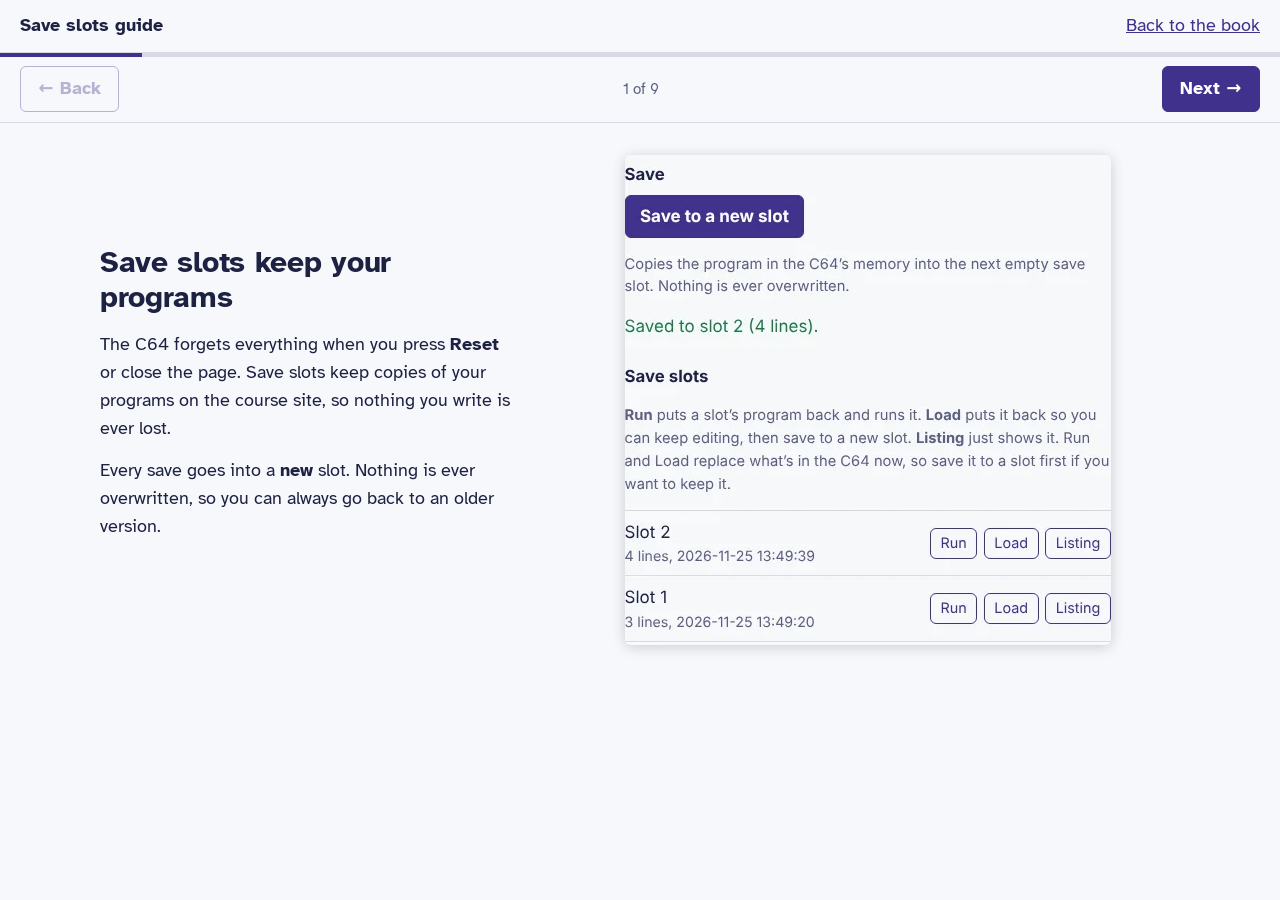
<file: docs/saving/index.html>
<!DOCTYPE html>
<html lang="en">
<head>
<meta charset="utf-8">
<meta name="viewport" content="width=device-width, initial-scale=1, viewport-fit=cover">
<title>Save slots: a step-by-step guide</title>
<link href="https://fonts.googleapis.com/css2?family=Atkinson+Hyperlegible:wght@400;700&family=IBM+Plex+Mono:wght@500;600&display=swap" rel="stylesheet">
<style>
:root {
  color-scheme: light;
  --paper: #f7f8fb; --ink: #1d2142; --muted: #5a5f80; --rule: #d7d9e6;
  --accent: #40318d; --accent-ink: #ffffff; --tint: #ebe9f8;
  box-sizing: border-box;
  padding-top: env(safe-area-inset-top, 0px);
  padding-bottom: env(safe-area-inset-bottom, 0px);
}
@media (prefers-color-scheme: dark) {
  :root:not([data-theme="light"]) {
    color-scheme: dark; --paper: #17162a; --ink: #e6e4f6; --muted: #a9a6c9; --rule: #34325a;
    --accent: #a99ff0; --accent-ink: #17162a; --tint: #26244a;
  }
}
:root[data-theme="dark"] {
  color-scheme: dark; --paper: #17162a; --ink: #e6e4f6; --muted: #a9a6c9; --rule: #34325a;
  --accent: #a99ff0; --accent-ink: #17162a; --tint: #26244a;
}
*, *::before, *::after { box-sizing: inherit; }
html, body { height: 100%; }
body { margin: 0; background: var(--paper); color: var(--ink); display: flex; flex-direction: column;
  font: 1.125rem/1.55 "Atkinson Hyperlegible", "Segoe UI", system-ui, sans-serif; }
header { display: flex; align-items: baseline; gap: 1rem; padding: 0.75rem 1.25rem; border-bottom: 1px solid var(--rule); }
header strong { margin-right: auto; }
a { color: var(--accent); }
.progress { height: 4px; background: var(--rule); }
.progress div { height: 100%; width: 0; background: var(--accent); transition: width 0.3s ease; }
main { flex: 1; overflow-y: auto; }
.slide { display: none; max-width: 70rem; margin: 0 auto; padding: 2rem 1.25rem 2.5rem;
  grid-template-columns: minmax(0, 2fr) minmax(0, 3fr); gap: 2.5rem; align-items: center; }
.slide.on { display: grid; }
.slide.closing { grid-template-columns: 1fr; max-width: 38rem; text-align: center; padding-top: 4rem; }
@media (max-width: 52rem) { .slide { grid-template-columns: 1fr; gap: 1rem; padding-top: 1.25rem; } h1 { font-size: 1.6rem; } figure img { max-height: 46vh; } }
h1 { font-size: 1.9rem; line-height: 1.15; margin: 0 0 1rem; letter-spacing: -0.01em; }
.slide p { margin: 0 0 0.9rem; }
.big { font-size: 1.35rem; }
figure { margin: 0; }
figure img { display: block; max-width: 100%; height: auto; margin: 0 auto; border-radius: 6px;
  box-shadow: 0 2px 14px rgb(0 0 0 / 0.18); max-height: 62vh; }
code { font: 600 0.92em "IBM Plex Mono", Consolas, monospace; background: var(--tint); padding: 0.05em 0.3em; border-radius: 3px; white-space: pre; }
kbd { font: 700 0.85em "Atkinson Hyperlegible", "Segoe UI Symbol", "DejaVu Sans", sans-serif; border: 1px solid var(--muted);
  border-bottom-width: 2px; border-radius: 4px; padding: 0.05em 0.4em; background: var(--paper); }
nav { display: flex; align-items: center; justify-content: space-between; gap: 1rem; padding: 0.6rem 1.25rem;
  border-bottom: 1px solid var(--rule); }
button, .btn { font: inherit; font-weight: 700; padding: 0.5rem 1.1rem; border-radius: 6px; cursor: pointer;
  border: 1.5px solid var(--accent); background: transparent; color: var(--accent); text-decoration: none; display: inline-block; }
#next, .btn { background: var(--accent); color: var(--accent-ink); }
button:disabled { opacity: 0.35; cursor: default; }
button:focus-visible, a:focus-visible { outline: 3px solid var(--accent); outline-offset: 2px; }
#where { color: var(--muted); font-size: 0.95rem; }
</style>
</head>
<body>
<header><strong>Save slots guide</strong><a href="../">Back to the book</a></header>
<div class="progress" aria-hidden="true"><div id="bar"></div></div>
<nav>
  <button id="prev" type="button">← Back</button>
  <span id="where" aria-live="polite"></span>
  <button id="next" type="button">Next →</button>
</nav>
<main id="slides">
<section class="slide" id="slide-1" aria-label="Slide 1 of 9"><div class="text"><h1>Save slots keep your programs</h1><p>The C64 forgets everything when you press <strong>Reset</strong> or close the page. Save slots keep copies of your programs on the course site, so nothing you write is ever lost.</p><p>Every save goes into a <strong>new</strong> slot. Nothing is ever overwritten, so you can always go back to an older version.</p></div><figure><img src="img/save2.webp" alt="" loading="eager"></figure></section>
<section class="slide" id="slide-2" aria-label="Slide 2 of 9"><div class="text"><h1>First, pick the exercise</h1><p>Choose the exercise you’re working on from the <strong>Exercise</strong> list before you save. Each exercise has its own save slots, so your programs stay sorted.</p><p>Just experimenting? Choose <strong>Free practice</strong>.</p></div><figure><img src="img/picker.webp" alt="" loading="eager"></figure></section>
<section class="slide" id="slide-3" aria-label="Slide 3 of 9"><div class="text"><h1>Save to a new slot</h1><p>When your program is ready, press <strong>Save to a new slot</strong>. The message tells you which slot it went into and how many lines it has. Check that the number of lines is what you expect.</p><p>Slot 1 now appears in the <strong>Save slots</strong> list.</p></div><figure><img src="img/save1.webp" alt="" loading="lazy"></figure></section>
<section class="slide" id="slide-4" aria-label="Slide 4 of 9"><div class="text"><h1>Look without touching: Listing</h1><p><strong>Listing</strong> shows a slot’s program as text, right below the list. The C64 isn’t touched, so it’s always safe: use it to check what you saved.</p></div><figure><img src="img/listing.webp" alt="" loading="lazy"></figure></section>
<section class="slide" id="slide-5" aria-label="Slide 5 of 9"><div class="text"><h1>Keep working: Load</h1><p><strong>Load</strong> puts a slot’s program back into the C64 and lists it, ready to change. Add lines, fix lines, try ideas.</p><p>When you’re happy with it, save again. Your changes go into the <strong>next</strong> slot.</p></div><figure><img src="img/load.webp" alt="" loading="lazy"></figure></section>
<section class="slide" id="slide-6" aria-label="Slide 6 of 9"><div class="text"><h1>Your history grows</h1><p>Here, the improved program went into slot 2. Slot 1 is still there, exactly as it was. The newest slot is always at the top.</p><p>If a change goes wrong, load an earlier slot and carry on from there.</p></div><figure><img src="img/save2.webp" alt="" loading="lazy"></figure></section>
<section class="slide" id="slide-7" aria-label="Slide 7 of 9"><div class="text"><h1>Run a slot</h1><p><strong>Run</strong> puts a slot’s program back into the C64 and runs it straight away, so you can see it work without typing anything.</p></div><figure><img src="img/run.webp" alt="" loading="lazy"></figure></section>
<section class="slide" id="slide-8" aria-label="Slide 8 of 9"><div class="text"><h1>The one danger</h1><p><strong>Run</strong>, <strong>Load</strong> and <strong>Reset</strong> all replace whatever is in the C64 right now. If you’ve typed something you want to keep, save it to a slot first.</p><p class="big">Save before you Reset, Run or Load.</p></div><figure><img src="img/reset.webp" alt="" loading="lazy"></figure></section>
<section class="slide closing" id="slide-9" aria-label="Slide 9 of 9"><div class="text"><h1>Your slots follow your name</h1><p class="big">Sign in with the same name on any computer or phone, and your save slots are there.</p><p>Saving costs nothing, so save often: whenever a program works, and before you try something risky.</p><p><a class="btn" href="../">Back to the book</a></p></div></section>
</main>
<script>
const COUNT = 9;
const slides = [...document.querySelectorAll('.slide')];
const prev = document.getElementById('prev'), next = document.getElementById('next');
let at = 1;
function show(n, push) {
  at = Math.min(Math.max(n, 1), COUNT);
  slides.forEach((s, i) => s.classList.toggle('on', i === at - 1));
  document.getElementById('bar').style.width = (at / COUNT * 100) + '%';
  document.getElementById('where').textContent = `${at} of ${COUNT}`;
  prev.disabled = at === 1;
  next.disabled = at === COUNT;
  document.getElementById('slides').scrollTop = 0;
  if (push !== false && location.hash !== '#slide-' + at) history.replaceState(null, '', '#slide-' + at);
}
prev.onclick = () => show(at - 1);
next.onclick = () => show(at + 1);
document.addEventListener('keydown', e => {
  if (e.key === 'ArrowRight' || e.key === 'PageDown') { show(at + 1); e.preventDefault(); }
  if (e.key === 'ArrowLeft' || e.key === 'PageUp') { show(at - 1); e.preventDefault(); }
});
let x0 = null;
document.addEventListener('touchstart', e => { x0 = e.touches[0].clientX; }, { passive: true });
document.addEventListener('touchend', e => {
  if (x0 === null) return;
  const dx = e.changedTouches[0].clientX - x0; x0 = null;
  if (Math.abs(dx) > 50) show(at + (dx < 0 ? 1 : -1));
}, { passive: true });
function fromHash() { const m = location.hash.match(/^#slide-(\d+)$/); show(m ? +m[1] : 1, false); }
window.addEventListener('hashchange', fromHash);
fromHash();
</script>
</body>
</html>
</file>
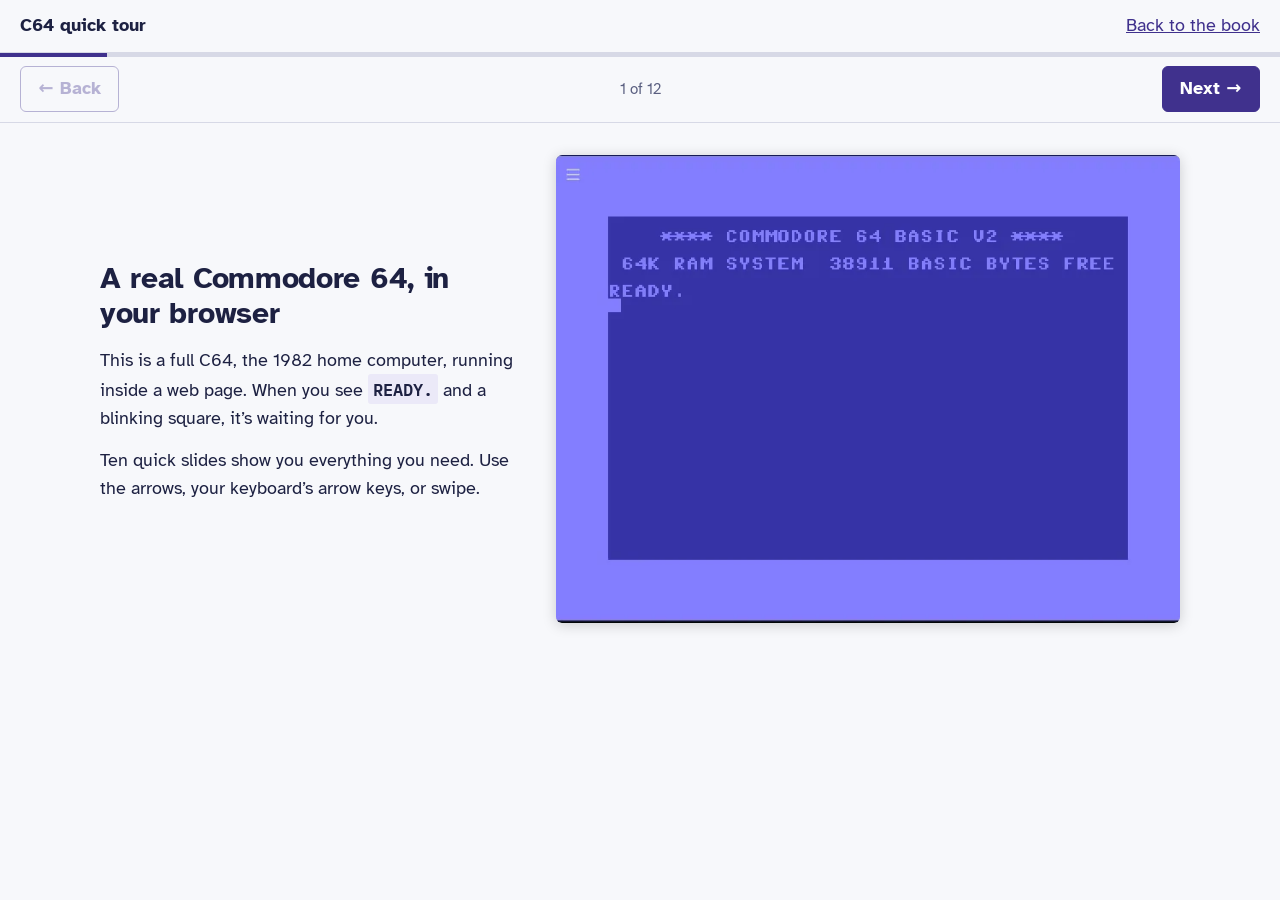
<file: docs/tour/index.html>
<!DOCTYPE html>
<html lang="en">
<head>
<meta charset="utf-8">
<meta name="viewport" content="width=device-width, initial-scale=1, viewport-fit=cover">
<title>New to the Commodore 64? A quick tour</title>
<link href="https://fonts.googleapis.com/css2?family=Atkinson+Hyperlegible:wght@400;700&family=IBM+Plex+Mono:wght@500;600&display=swap" rel="stylesheet">
<style>
:root {
  color-scheme: light;
  --paper: #f7f8fb; --ink: #1d2142; --muted: #5a5f80; --rule: #d7d9e6;
  --accent: #40318d; --accent-ink: #ffffff; --tint: #ebe9f8;
  box-sizing: border-box;
  padding-top: env(safe-area-inset-top, 0px);
  padding-bottom: env(safe-area-inset-bottom, 0px);
}
@media (prefers-color-scheme: dark) {
  :root:not([data-theme="light"]) {
    color-scheme: dark; --paper: #17162a; --ink: #e6e4f6; --muted: #a9a6c9; --rule: #34325a;
    --accent: #a99ff0; --accent-ink: #17162a; --tint: #26244a;
  }
}
:root[data-theme="dark"] {
  color-scheme: dark; --paper: #17162a; --ink: #e6e4f6; --muted: #a9a6c9; --rule: #34325a;
  --accent: #a99ff0; --accent-ink: #17162a; --tint: #26244a;
}
*, *::before, *::after { box-sizing: inherit; }
html, body { height: 100%; }
body { margin: 0; background: var(--paper); color: var(--ink); display: flex; flex-direction: column;
  font: 1.125rem/1.55 "Atkinson Hyperlegible", "Segoe UI", system-ui, sans-serif; }
header { display: flex; align-items: baseline; gap: 1rem; padding: 0.75rem 1.25rem; border-bottom: 1px solid var(--rule); }
header strong { margin-right: auto; }
a { color: var(--accent); }
.progress { height: 4px; background: var(--rule); }
.progress div { height: 100%; width: 0; background: var(--accent); transition: width 0.3s ease; }
main { flex: 1; overflow-y: auto; }
.slide { display: none; max-width: 70rem; margin: 0 auto; padding: 2rem 1.25rem 2.5rem;
  grid-template-columns: minmax(0, 2fr) minmax(0, 3fr); gap: 2.5rem; align-items: center; }
.slide.on { display: grid; }
.slide.closing { grid-template-columns: 1fr; max-width: 38rem; text-align: center; padding-top: 4rem; }
@media (max-width: 52rem) { .slide { grid-template-columns: 1fr; gap: 1rem; padding-top: 1.25rem; } h1 { font-size: 1.6rem; } figure img { max-height: 46vh; } }
h1 { font-size: 1.9rem; line-height: 1.15; margin: 0 0 1rem; letter-spacing: -0.01em; }
.slide p { margin: 0 0 0.9rem; }
.big { font-size: 1.35rem; }
figure { margin: 0; }
figure img { display: block; max-width: 100%; height: auto; margin: 0 auto; border-radius: 6px;
  box-shadow: 0 2px 14px rgb(0 0 0 / 0.18); max-height: 62vh; }
code { font: 600 0.92em "IBM Plex Mono", Consolas, monospace; background: var(--tint); padding: 0.05em 0.3em; border-radius: 3px; white-space: pre; }
kbd { font: 700 0.85em "Atkinson Hyperlegible", "Segoe UI Symbol", "DejaVu Sans", sans-serif; border: 1px solid var(--muted);
  border-bottom-width: 2px; border-radius: 4px; padding: 0.05em 0.4em; background: var(--paper); }
nav { display: flex; align-items: center; justify-content: space-between; gap: 1rem; padding: 0.6rem 1.25rem;
  border-bottom: 1px solid var(--rule); }
button, .btn { font: inherit; font-weight: 700; padding: 0.5rem 1.1rem; border-radius: 6px; cursor: pointer;
  border: 1.5px solid var(--accent); background: transparent; color: var(--accent); text-decoration: none; display: inline-block; }
#next, .btn { background: var(--accent); color: var(--accent-ink); }
button:disabled { opacity: 0.35; cursor: default; }
button:focus-visible, a:focus-visible { outline: 3px solid var(--accent); outline-offset: 2px; }
#where { color: var(--muted); font-size: 0.95rem; }
</style>
</head>
<body>
<header><strong>C64 quick tour</strong><a href="../">Back to the book</a></header>
<div class="progress" aria-hidden="true"><div id="bar"></div></div>
<nav>
  <button id="prev" type="button">← Back</button>
  <span id="where" aria-live="polite"></span>
  <button id="next" type="button">Next →</button>
</nav>
<main id="slides">
<section class="slide" id="slide-1" aria-label="Slide 1 of 12"><div class="text"><h1>A real Commodore 64, in your browser</h1><p>This is a full C64, the 1982 home computer, running inside a web page. When you see <code>READY.</code> and a blinking square, it’s waiting for you.</p><p>Ten quick slides show you everything you need. Use the arrows, your keyboard’s arrow keys, or swipe.</p></div><figure><img src="img/ready.webp" alt="" loading="eager"></figure></section>
<section class="slide" id="slide-2" aria-label="Slide 2 of 12"><div class="text"><h1>Click, then type. Caps Lock off.</h1><p>Click the C64 screen first, so your typing goes to the C64.</p><p>Type in ordinary small letters: the C64 shows them as capitals. Typing real capitals, with Shift or Caps Lock, gives graphics symbols instead. That’s the strange line here, and why it ended in an error.</p></div><figure><img src="img/capslock.webp" alt="" loading="eager"></figure></section>
<section class="slide" id="slide-3" aria-label="Slide 3 of 12"><div class="text"><h1>Nothing happens until you press RETURN</h1><p>Think of the screen as a web form. Each line is sent to the C64 only when you press <kbd>RETURN</kbd> (Enter on your keyboard). In the book, a <kbd>↵</kbd> at the end of a line means: press it.</p><p>A line with a number in front is stored for later. <code>RUN</code> carries it out.</p></div><figure><img src="img/return.webp" alt="" loading="lazy"></figure></section>
<section class="slide" id="slide-4" aria-label="Slide 4 of 12"><div class="text"><h1>Errors are normal</h1><p>When the C64 doesn’t understand, it says so: <code>?SYNTAX  ERROR</code>. Here, the name GOLD hides the word GO, which the C64 has claimed for itself. Changing it to GLD fixed it.</p><p>Every C64 programmer meets errors all the time. Each one is a clue.</p></div><figure><img src="img/error.webp" alt="" loading="lazy"></figure></section>
<section class="slide" id="slide-5" aria-label="Slide 5 of 12"><div class="text"><h1>The special keys</h1><p><kbd>Esc</kbd> is <strong>RUN/STOP</strong>: it stops a running program.<br><kbd>Shift</kbd> + <kbd>Home</kbd> clears the screen (on many laptops, Home is <kbd>Fn</kbd> + <kbd>←</kbd>).<br><kbd>Page Up</kbd> is <strong>RESTORE</strong>.<br><kbd>Insert</kbd> (or <kbd>Shift</kbd> + <kbd>Backspace</kbd>) makes room for a missing letter, like the text editing you’re used to.</p><p>Prefer clicking? The same keys are buttons beside the C64.</p></div><figure><img src="img/keys.webp" alt="" loading="lazy"></figure></section>
<section class="slide" id="slide-6" aria-label="Slide 6 of 12"><div class="text"><h1>Shift-click to move the cursor</h1><p>Hold <kbd>Shift</kbd> and click anywhere on the C64 screen, and the cursor jumps there. Here it landed on the I of PIRNT, ready to fix the typo by typing over it.</p><p>It works while you’re typing commands. While a program runs, it waits.</p></div><figure><img src="img/shiftclick.webp" alt="" loading="lazy"></figure></section>
<section class="slide" id="slide-7" aria-label="Slide 7 of 12"><div class="text"><h1>Pick the exercise first</h1><p>Before you save, choose the exercise you’re working on from the <strong>Exercise</strong> list, so your program is filed in the right place. <strong>Free practice</strong> is for anything else.</p><p>Chapter 1 has nothing to save: you type commands that run right away. Programs to save start in Chapter 2.</p></div><figure><img src="img/picker.webp" alt="" loading="lazy"></figure></section>
<section class="slide" id="slide-8" aria-label="Slide 8 of 12"><div class="text"><h1>Save slots</h1><p><strong>Save to a new slot</strong> copies whatever program is in the C64’s memory right now into the next empty save slot: 1, 2, 3 and so on. Nothing is ever overwritten.</p><p>Save before you press <strong>Reset</strong> (which clears the C64’s memory) and before you try something risky. It costs nothing.</p></div><figure><img src="img/submit.webp" alt="" loading="lazy"></figure></section>
<section class="slide" id="slide-9" aria-label="Slide 9 of 12"><div class="text"><h1>Run, Load, and Listing</h1><p><strong>Run</strong> puts a slot’s program back into the C64 and runs it.<br><strong>Load</strong> puts it back and lists it, so you can keep working on it. Save again when you’re done, and it goes into the next slot.<br><strong>Listing</strong> just shows the program as text. The C64 isn’t touched.</p><p>Careful: Run and Load <em>replace</em> whatever is in the C64 right now. Save it to a slot first if you want to keep it.</p><p><a href="../saving/">The save slots guide</a> walks through all of this, step by step.</p></div><figure><img src="img/load.webp" alt="" loading="lazy"></figure></section>
<section class="slide" id="slide-10" aria-label="Slide 10 of 12"><div class="text"><h1>On a phone or tablet</h1><p>Phones can’t show their own keyboard for the C64, so tap <strong>Show keyboard</strong> under the screen for a real C64 keyboard to tap on.</p><p>Reading and running work great on a phone. For writing longer programs, a computer is easier.</p></div><figure><img src="img/phone.webp" alt="" loading="lazy"></figure></section>
<section class="slide" id="slide-11" aria-label="Slide 11 of 12"><div class="text"><h1>Chapter work: exercises, quiz, notes</h1><p>Each chapter has exercises, a five-question quiz, and two questions per lesson for your notes: explain the big idea in your own words, and say what surprised you, confused you, or dragged. Everything is saved as you go.</p><p>Take a quiz as many times as you like. Every attempt is kept, so you can watch your scores climb.</p></div><figure><img src="img/work.webp" alt="" loading="lazy"></figure></section>
<section class="slide closing" id="slide-12" aria-label="Slide 12 of 12"><div class="text"><h1>A discovery, not a failure</h1><p class="big">Every mistake you make on the C64 teaches you something about how it works.</p><p>You don’t need to remember all of this. Come back to this tour whenever you like.</p><p><a class="btn" href="../">Back to the book</a></p></div></section>
</main>
<script>
const COUNT = 12;
const slides = [...document.querySelectorAll('.slide')];
const prev = document.getElementById('prev'), next = document.getElementById('next');
let at = 1;
function show(n, push) {
  at = Math.min(Math.max(n, 1), COUNT);
  slides.forEach((s, i) => s.classList.toggle('on', i === at - 1));
  document.getElementById('bar').style.width = (at / COUNT * 100) + '%';
  document.getElementById('where').textContent = `${at} of ${COUNT}`;
  prev.disabled = at === 1;
  next.disabled = at === COUNT;
  document.getElementById('slides').scrollTop = 0;
  if (push !== false && location.hash !== '#slide-' + at) history.replaceState(null, '', '#slide-' + at);
}
prev.onclick = () => show(at - 1);
next.onclick = () => show(at + 1);
document.addEventListener('keydown', e => {
  if (e.key === 'ArrowRight' || e.key === 'PageDown') { show(at + 1); e.preventDefault(); }
  if (e.key === 'ArrowLeft' || e.key === 'PageUp') { show(at - 1); e.preventDefault(); }
});
let x0 = null;
document.addEventListener('touchstart', e => { x0 = e.touches[0].clientX; }, { passive: true });
document.addEventListener('touchend', e => {
  if (x0 === null) return;
  const dx = e.changedTouches[0].clientX - x0; x0 = null;
  if (Math.abs(dx) > 50) show(at + (dx < 0 ? 1 : -1));
}, { passive: true });
function fromHash() { const m = location.hash.match(/^#slide-(\d+)$/); show(m ? +m[1] : 1, false); }
window.addEventListener('hashchange', fromHash);
fromHash();
</script>
</body>
</html>
</file>
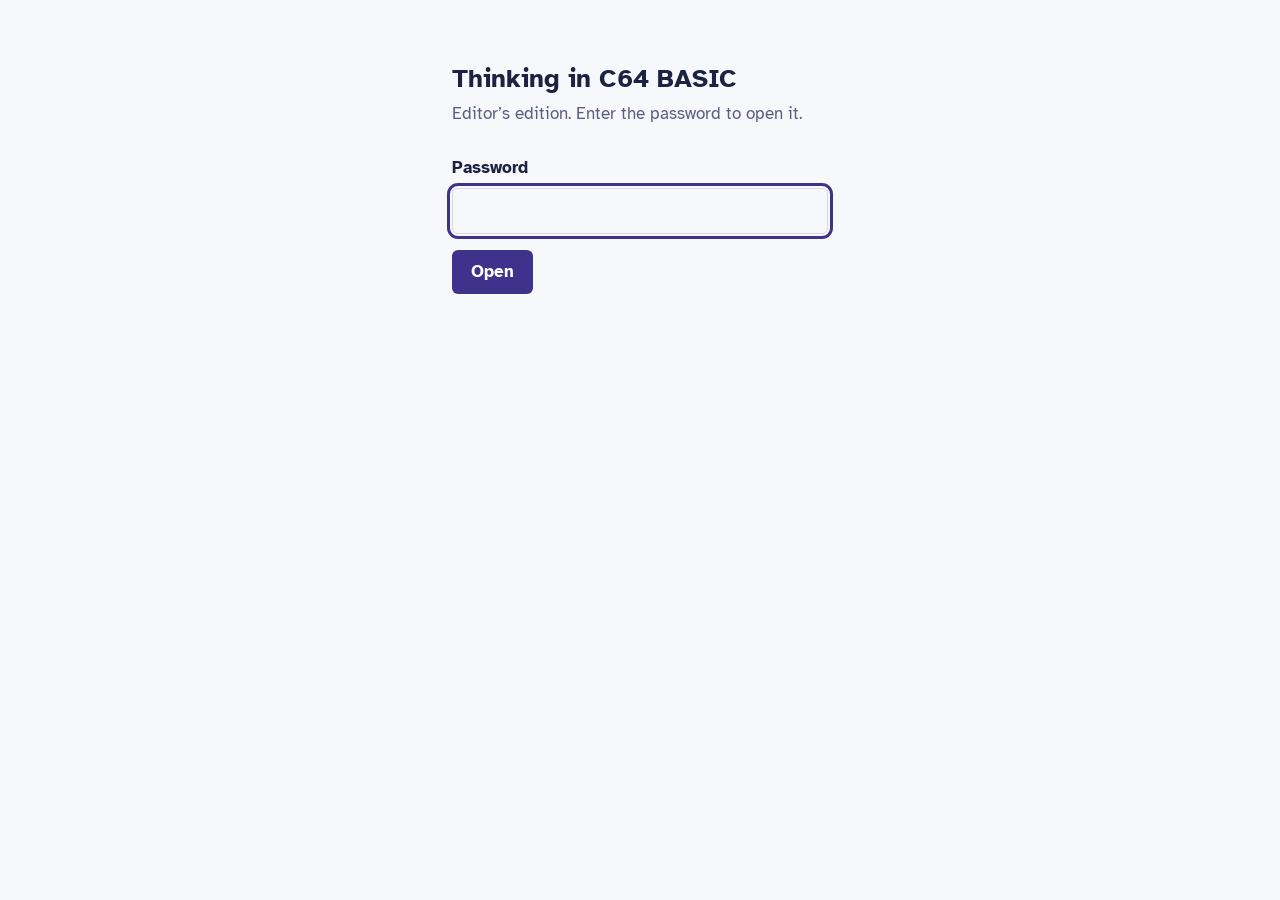
<file: tools/editor_lock_template.html>
<!DOCTYPE html>
<html lang="en">
<head>
<meta charset="utf-8">
<meta name="viewport" content="width=device-width, initial-scale=1, viewport-fit=cover">
<meta name="robots" content="noindex, nofollow">
<title>Thinking in C64 BASIC (editor’s edition)</title>
<link href="https://fonts.googleapis.com/css2?family=Atkinson+Hyperlegible:wght@400;700&display=swap" rel="stylesheet">
<style>
:root {
  color-scheme: light;
  --paper: #f7f8fb; --ink: #1d2142; --muted: #5a5f80; --rule: #d7d9e6;
  --accent: #40318d; --accent-ink: #ffffff; --bad: #b3261e;
  box-sizing: border-box;
  padding-top: env(safe-area-inset-top, 0px);
  padding-bottom: env(safe-area-inset-bottom, 0px);
}
@media (prefers-color-scheme: dark) {
  :root:not([data-theme="light"]) {
    color-scheme: dark;
    --paper: #17162a; --ink: #e6e4f6; --muted: #a9a6c9; --rule: #34325a;
    --accent: #a99ff0; --accent-ink: #17162a; --bad: #ff8a80;
  }
}
:root[data-theme="dark"] {
  color-scheme: dark;
  --paper: #17162a; --ink: #e6e4f6; --muted: #a9a6c9; --rule: #34325a;
  --accent: #a99ff0; --accent-ink: #17162a; --bad: #ff8a80;
}
*, *::before, *::after { box-sizing: inherit; }
body { margin: 0; background: var(--paper); color: var(--ink);
  font: 1.0625rem/1.55 "Atkinson Hyperlegible", "Segoe UI", system-ui, sans-serif; }
main { max-width: 26rem; margin: 0 auto; padding: 4rem 1.25rem; }
h1 { font-size: 1.6rem; line-height: 1.2; margin: 0 0 0.4rem; }
p { color: var(--muted); margin: 0 0 1.75rem; }
label { display: block; font-weight: 700; margin-bottom: 0.4rem; }
input { font: inherit; width: 100%; padding: 0.55rem 0.7rem; border-radius: 6px;
  border: 1.5px solid var(--rule); background: var(--paper); color: var(--ink); }
button { font: inherit; font-weight: 700; margin-top: 1rem; padding: 0.55rem 1.2rem; border-radius: 6px;
  border: 0; background: var(--accent); color: var(--accent-ink); cursor: pointer; }
button:disabled { opacity: 0.6; cursor: default; }
input:focus-visible, button:focus-visible { outline: 3px solid var(--accent); outline-offset: 2px; }
#msg { min-height: 1.5rem; margin-top: 1rem; color: var(--bad); }
.hidden { display: none; }
</style>
</head>
<body>
<main>
  <h1>Thinking in C64 BASIC</h1>
  <p>Editor’s edition. Enter the password to open it.</p>
  <form id="unlock" autocomplete="on">
    <input class="hidden" type="text" name="username" value="editor" autocomplete="username" readonly>
    <label for="pw">Password</label>
    <input id="pw" name="password" type="password" autocomplete="current-password" required autofocus>
    <button id="go" type="submit">Open</button>
    <div id="msg" role="status"></div>
  </form>
</main>
<script>
const PAYLOAD = /*PAYLOAD*/null;
const b64 = s => Uint8Array.from(atob(s), c => c.charCodeAt(0));
const form = document.getElementById('unlock'), msg = document.getElementById('msg'), go = document.getElementById('go');
form.addEventListener('submit', async (e) => {
  e.preventDefault();
  if (!window.crypto || !crypto.subtle) { msg.textContent = 'This browser can’t decrypt here. Open the page over https.'; return; }
  go.disabled = true; msg.textContent = 'Opening…';
  try {
    const pw = new TextEncoder().encode(document.getElementById('pw').value);
    const base = await crypto.subtle.importKey('raw', pw, 'PBKDF2', false, ['deriveKey']);
    const key = await crypto.subtle.deriveKey(
      { name: 'PBKDF2', salt: b64(PAYLOAD.salt), iterations: PAYLOAD.rounds, hash: 'SHA-256' },
      base, { name: 'AES-GCM', length: 256 }, false, ['decrypt']);
    const plain = await crypto.subtle.decrypt({ name: 'AES-GCM', iv: b64(PAYLOAD.nonce) }, key, b64(PAYLOAD.data));
    const html = new TextDecoder().decode(plain);
    document.open(); document.write(html); document.close();
  } catch (err) {
    go.disabled = false;
    msg.textContent = 'That password didn’t work. Try again.';
  }
});
</script>
</body>
</html>
</file>
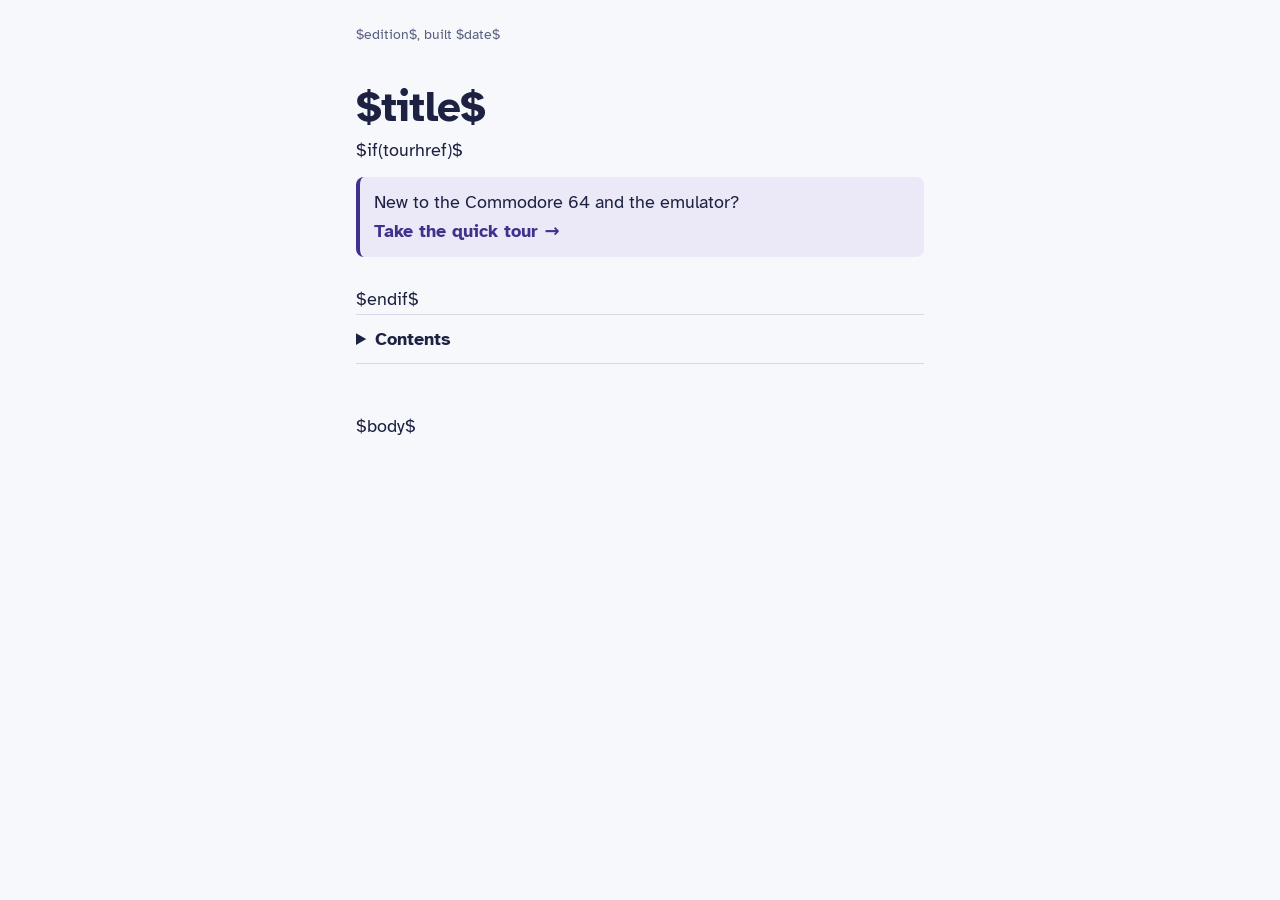
<file: tools/template.html>
<!DOCTYPE html>
<html lang="en">
<head>
<meta charset="utf-8">
<meta name="viewport" content="width=device-width, initial-scale=1, viewport-fit=cover">
<title>$title$</title>
<link rel="preconnect" href="https://fonts.googleapis.com">
<link rel="preconnect" href="https://fonts.gstatic.com" crossorigin>
<link href="https://fonts.googleapis.com/css2?family=Atkinson+Hyperlegible:ital,wght@0,400;0,700;1,400&family=IBM+Plex+Mono:wght@500;600&display=swap" rel="stylesheet">
<style>
:root {
  color-scheme: light;
  --paper: #f7f8fb;
  --ink: #1d2142;
  --muted: #5a5f80;
  --rule: #d7d9e6;
  --accent: #40318d;        /* C64 blue */
  --tint: #ebe9f8;
  --screen: #40318d;        /* C64 screen blue */
  --screen-text: #c4bdf7;   /* brightened C64 light blue, for legibility */
  --screen-frame: #7869c4;  /* C64 light blue border */
  box-sizing: border-box;
  padding-top: env(safe-area-inset-top, 0px);
  padding-bottom: env(safe-area-inset-bottom, 0px);
}
@media (prefers-color-scheme: dark) {
  :root:not([data-theme="light"]) {
    color-scheme: dark;
    --paper: #17162a; --ink: #e6e4f6; --muted: #a9a6c9; --rule: #34325a;
    --accent: #a99ff0; --tint: #26244a;
  }
}
:root[data-theme="dark"] {
  color-scheme: dark;
  --paper: #17162a; --ink: #e6e4f6; --muted: #a9a6c9; --rule: #34325a;
  --accent: #a99ff0; --tint: #26244a;
}
*, *::before, *::after { box-sizing: inherit; }
html { scroll-padding-top: env(safe-area-inset-top, 0px); -webkit-text-size-adjust: 100%; }
body {
  margin: 0;
  background: var(--paper);
  color: var(--ink);
  font: 1.125rem/1.6 "Atkinson Hyperlegible", "Segoe UI", system-ui, sans-serif;
}
main { max-width: 38rem; margin: 0 auto; padding: 1.5rem 1.25rem 4rem; }

.edition { color: var(--muted); font-size: 0.875rem; margin: 0 0 2.5rem; }
.book-title { font-weight: 700; font-size: 2.6rem; line-height: 1.05; margin: 0 0 0.4rem; letter-spacing: -0.02em; }

.tour-link { margin: 0.75rem 0 1.75rem; }
.tour-link a { display: block; padding: 0.7rem 0.9rem; border-radius: 8px; background: var(--tint);
  color: var(--ink); text-decoration: none; border-left: 4px solid var(--accent); }
.tour-link span { color: var(--accent); font-weight: 700; white-space: nowrap; }
details.toc { border-top: 1px solid var(--rule); border-bottom: 1px solid var(--rule); padding: 0.6rem 0; margin-bottom: 3rem; }
details.toc summary { cursor: pointer; font-weight: 700; }
details.toc ul { padding-left: 1.1rem; margin: 0.5rem 0 0; }
details.toc li { margin: 0.2rem 0; }
details.toc ul ul { font-size: 0.95rem; }

h1 { font-size: 2rem; line-height: 1.15; margin: 4rem 0 1rem; letter-spacing: -0.01em; }
h2 { font-size: 1.35rem; line-height: 1.25; margin: 2.75rem 0 0.75rem; padding-top: 1rem; border-top: 3px solid var(--accent); }
p, ul, ol { margin: 0 0 1rem; }
li { margin: 0.25rem 0; }
a { color: var(--accent); }
a:focus-visible, summary:focus-visible { outline: 3px solid var(--accent); outline-offset: 2px; }
strong { font-weight: 700; }

/* Code typed into the C64 looks like the C64 screen */
pre {
  background: var(--screen);
  color: var(--screen-text);
  border: 0.75rem solid var(--screen-frame);
  border-radius: 4px;
  padding: 0.9rem 1rem;
  margin: 0 0 1.25rem;
  overflow-x: auto;
  font: 600 0.95rem/1.45 "IBM Plex Mono", Consolas, "Courier New", monospace;
}
/* A RETURN keycap after each line to type: press RETURN (Enter) at the end of every line */
pre code .ln::after { content: "\21B5"; display: inline-block; margin-left: 0.6em; padding: 0 0.3em;
  font: 400 0.9em/1.15 "Segoe UI Symbol", "DejaVu Sans", "Noto Sans Symbols", "Arial Unicode MS", sans-serif;
  border: 1px solid currentColor; border-radius: 3px; opacity: 0.75; vertical-align: 0.05em; }
/* Diagrams are pictures, not something to type */
/* Code must never be reshaped: no ligatures (an IJ ligature once made "GHIJKL" read as "GHUKL"). */
pre, code { font-variant-ligatures: none; font-feature-settings: "liga" 0, "calt" 0, "dlig" 0; }
/* Reference blocks that are read, not typed: syntax, variables used, and the C64's output */
pre.syntax, pre.vars { background: var(--tint); color: var(--ink); border: 1.5px solid var(--rule); font-weight: 500; }
pre.vars { border-style: dashed; }
pre.output { border-color: var(--screen); border-width: 0.4rem; position: relative; padding-top: 1.6rem; }
pre.output::before { content: "Output"; position: absolute; top: 0.35rem; left: 0.9rem; font: 700 0.7rem "Atkinson Hyperlegible", sans-serif;
  letter-spacing: 0.06em; text-transform: uppercase; opacity: 0.7; }
pre.diagram { background: var(--tint); color: var(--ink); border: 2px dashed var(--rule); font-weight: 500; }
pre code { font: inherit; background: none; padding: 0; color: inherit; white-space: pre; }  /* never wrap a line of code: it would look like two lines */
code { white-space: pre-wrap; font: 500 0.92em "IBM Plex Mono", Consolas, monospace; background: var(--tint); padding: 0.05em 0.3em; border-radius: 3px; }

/* "Good to know" boxes: optional clarifying details, safe to skip on a first read */
/* Chapters still in testing: amber, so it's obvious they may change */
:root { --testing: #b45309; --testing-tint: #fff4e0; }
@media (prefers-color-scheme: dark) { :root { --testing: #f0b35a; --testing-tint: #2e2414; } }
div.testing { border-left: 5px solid var(--testing); padding-left: 1.25rem; }
div.testing-banner { background: var(--testing-tint); border: 1.5px solid var(--testing); border-radius: 8px;
  padding: 0.75rem 1rem; margin: 0 0 1.5rem; }
div.testing-banner::before { content: "In testing"; display: block; font-weight: 700; color: var(--testing); margin-bottom: 0.25rem; }
div.testing-banner > :last-child { margin-bottom: 0; }
.badge { display: inline-block; font-size: 0.5em; font-weight: 700; vertical-align: middle; letter-spacing: 0.02em;
  padding: 0.15em 0.6em; border-radius: 999px; background: var(--testing); color: #fff; }
@media (prefers-color-scheme: dark) { .badge { color: #2e2414; } }
div.good-to-know { border-left: 4px solid var(--accent); background: var(--tint);
  padding: 0.75rem 1rem; margin: 0 0 1.25rem; border-radius: 0 6px 6px 0; }
div.good-to-know::before { content: "Good to know"; display: block; font-weight: 700;
  color: var(--accent); margin-bottom: 0.25rem; }
div.good-to-know > :last-child { margin-bottom: 0; }
table { display: block; overflow-x: auto; border-collapse: collapse; margin: 0 0 1.25rem; font-size: 1rem; max-width: 100%; }
th, td { text-align: left; vertical-align: top; padding: 0.45rem 0.75rem 0.45rem 0; border-bottom: 1px solid var(--rule); }
th { border-bottom: 2px solid var(--ink); }

@media print {
  :root { --paper: #fff; --ink: #000; --muted: #444; --rule: #bbb; --accent: #40318d; --tint: #eee; }
  details.toc, .tour-link { display: none; }
  h1 { break-before: page; margin-top: 0; }
  pre, table { break-inside: avoid; }
  pre { font-size: 0.78rem; }   /* the page can't scroll, so make long lines fit */
}
@page { size: letter; margin: 2cm 2cm 2.2cm; }
</style>
</head>
<body>
<main>
<p class="edition">$edition$, built $date$</p>
<p class="book-title">$title$</p>
$if(tourhref)$
<p class="tour-link"><a href="$tourhref$">New to the Commodore 64 and the emulator? <span>Take the quick tour →</span></a></p>
$endif$
<details class="toc">
<summary>Contents</summary>
$toc$
</details>
$body$
</main>
</body>
</html>
</file>
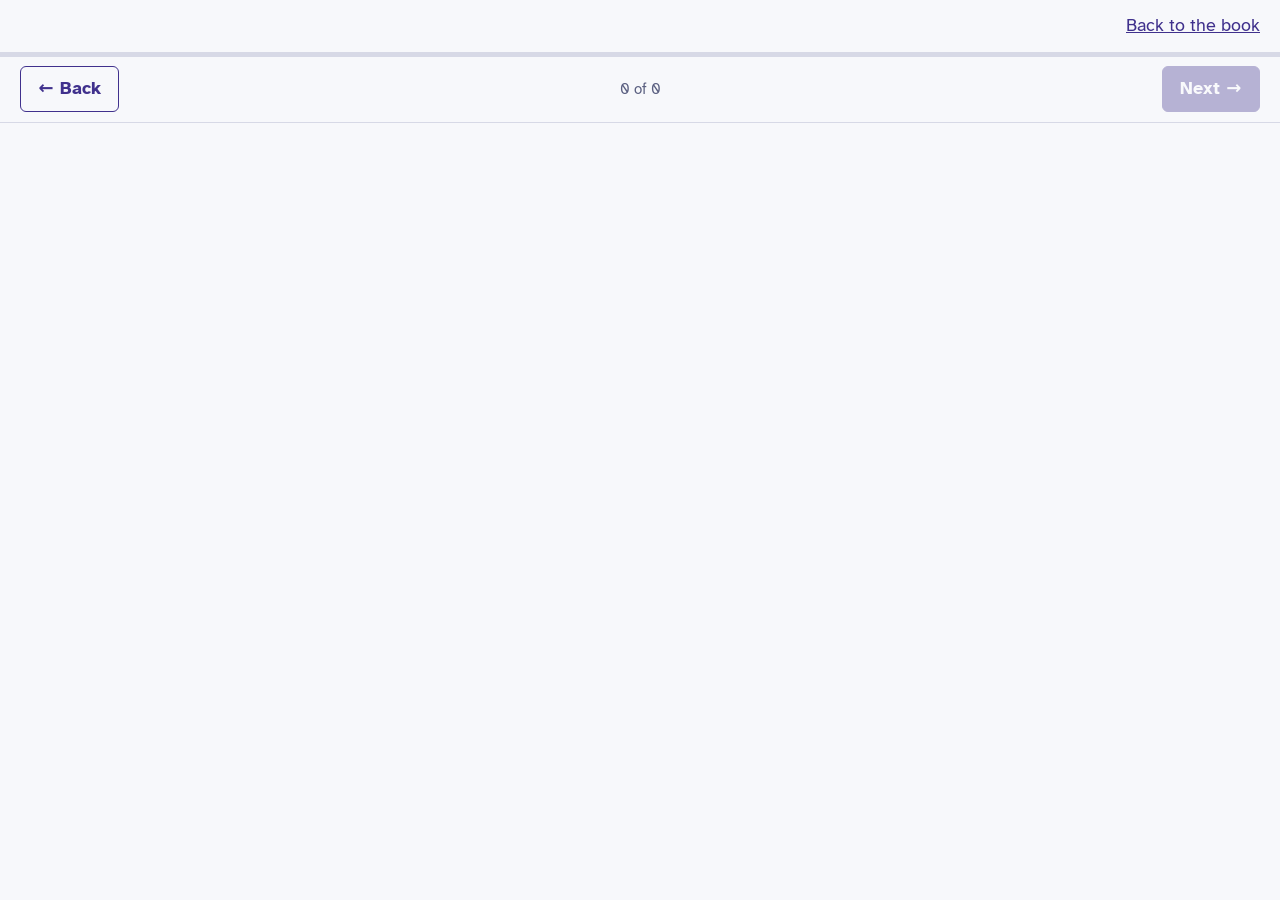
<file: tools/tour_template.html>
<!DOCTYPE html>
<html lang="en">
<head>
<meta charset="utf-8">
<meta name="viewport" content="width=device-width, initial-scale=1, viewport-fit=cover">
<title><!--PAGETITLE--></title>
<link href="https://fonts.googleapis.com/css2?family=Atkinson+Hyperlegible:wght@400;700&family=IBM+Plex+Mono:wght@500;600&display=swap" rel="stylesheet">
<style>
:root {
  color-scheme: light;
  --paper: #f7f8fb; --ink: #1d2142; --muted: #5a5f80; --rule: #d7d9e6;
  --accent: #40318d; --accent-ink: #ffffff; --tint: #ebe9f8;
  box-sizing: border-box;
  padding-top: env(safe-area-inset-top, 0px);
  padding-bottom: env(safe-area-inset-bottom, 0px);
}
@media (prefers-color-scheme: dark) {
  :root:not([data-theme="light"]) {
    color-scheme: dark; --paper: #17162a; --ink: #e6e4f6; --muted: #a9a6c9; --rule: #34325a;
    --accent: #a99ff0; --accent-ink: #17162a; --tint: #26244a;
  }
}
:root[data-theme="dark"] {
  color-scheme: dark; --paper: #17162a; --ink: #e6e4f6; --muted: #a9a6c9; --rule: #34325a;
  --accent: #a99ff0; --accent-ink: #17162a; --tint: #26244a;
}
*, *::before, *::after { box-sizing: inherit; }
html, body { height: 100%; }
body { margin: 0; background: var(--paper); color: var(--ink); display: flex; flex-direction: column;
  font: 1.125rem/1.55 "Atkinson Hyperlegible", "Segoe UI", system-ui, sans-serif; }
header { display: flex; align-items: baseline; gap: 1rem; padding: 0.75rem 1.25rem; border-bottom: 1px solid var(--rule); }
header strong { margin-right: auto; }
a { color: var(--accent); }
.progress { height: 4px; background: var(--rule); }
.progress div { height: 100%; width: 0; background: var(--accent); transition: width 0.3s ease; }
main { flex: 1; overflow-y: auto; }
.slide { display: none; max-width: 70rem; margin: 0 auto; padding: 2rem 1.25rem 2.5rem;
  grid-template-columns: minmax(0, 2fr) minmax(0, 3fr); gap: 2.5rem; align-items: center; }
.slide.on { display: grid; }
.slide.closing { grid-template-columns: 1fr; max-width: 38rem; text-align: center; padding-top: 4rem; }
@media (max-width: 52rem) { .slide { grid-template-columns: 1fr; gap: 1rem; padding-top: 1.25rem; } h1 { font-size: 1.6rem; } figure img { max-height: 46vh; } }
h1 { font-size: 1.9rem; line-height: 1.15; margin: 0 0 1rem; letter-spacing: -0.01em; }
.slide p { margin: 0 0 0.9rem; }
.big { font-size: 1.35rem; }
figure { margin: 0; }
figure img { display: block; max-width: 100%; height: auto; margin: 0 auto; border-radius: 6px;
  box-shadow: 0 2px 14px rgb(0 0 0 / 0.18); max-height: 62vh; }
code { font: 600 0.92em "IBM Plex Mono", Consolas, monospace; background: var(--tint); padding: 0.05em 0.3em; border-radius: 3px; white-space: pre; }
kbd { font: 700 0.85em "Atkinson Hyperlegible", "Segoe UI Symbol", "DejaVu Sans", sans-serif; border: 1px solid var(--muted);
  border-bottom-width: 2px; border-radius: 4px; padding: 0.05em 0.4em; background: var(--paper); }
nav { display: flex; align-items: center; justify-content: space-between; gap: 1rem; padding: 0.6rem 1.25rem;
  border-bottom: 1px solid var(--rule); }
button, .btn { font: inherit; font-weight: 700; padding: 0.5rem 1.1rem; border-radius: 6px; cursor: pointer;
  border: 1.5px solid var(--accent); background: transparent; color: var(--accent); text-decoration: none; display: inline-block; }
#next, .btn { background: var(--accent); color: var(--accent-ink); }
button:disabled { opacity: 0.35; cursor: default; }
button:focus-visible, a:focus-visible { outline: 3px solid var(--accent); outline-offset: 2px; }
#where { color: var(--muted); font-size: 0.95rem; }
</style>
</head>
<body>
<header><strong><!--HEADER--></strong><a href="../">Back to the book</a></header>
<div class="progress" aria-hidden="true"><div id="bar"></div></div>
<nav>
  <button id="prev" type="button">← Back</button>
  <span id="where" aria-live="polite"></span>
  <button id="next" type="button">Next →</button>
</nav>
<main id="slides">
<!--SLIDES-->
</main>
<script>
const COUNT = /*COUNT*/0;
const slides = [...document.querySelectorAll('.slide')];
const prev = document.getElementById('prev'), next = document.getElementById('next');
let at = 1;
function show(n, push) {
  at = Math.min(Math.max(n, 1), COUNT);
  slides.forEach((s, i) => s.classList.toggle('on', i === at - 1));
  document.getElementById('bar').style.width = (at / COUNT * 100) + '%';
  document.getElementById('where').textContent = `${at} of ${COUNT}`;
  prev.disabled = at === 1;
  next.disabled = at === COUNT;
  document.getElementById('slides').scrollTop = 0;
  if (push !== false && location.hash !== '#slide-' + at) history.replaceState(null, '', '#slide-' + at);
}
prev.onclick = () => show(at - 1);
next.onclick = () => show(at + 1);
document.addEventListener('keydown', e => {
  if (e.key === 'ArrowRight' || e.key === 'PageDown') { show(at + 1); e.preventDefault(); }
  if (e.key === 'ArrowLeft' || e.key === 'PageUp') { show(at - 1); e.preventDefault(); }
});
let x0 = null;
document.addEventListener('touchstart', e => { x0 = e.touches[0].clientX; }, { passive: true });
document.addEventListener('touchend', e => {
  if (x0 === null) return;
  const dx = e.changedTouches[0].clientX - x0; x0 = null;
  if (Math.abs(dx) > 50) show(at + (dx < 0 ? 1 : -1));
}, { passive: true });
function fromHash() { const m = location.hash.match(/^#slide-(\d+)$/); show(m ? +m[1] : 1, false); }
window.addEventListener('hashchange', fromHash);
fromHash();
</script>
</body>
</html>
</file>
